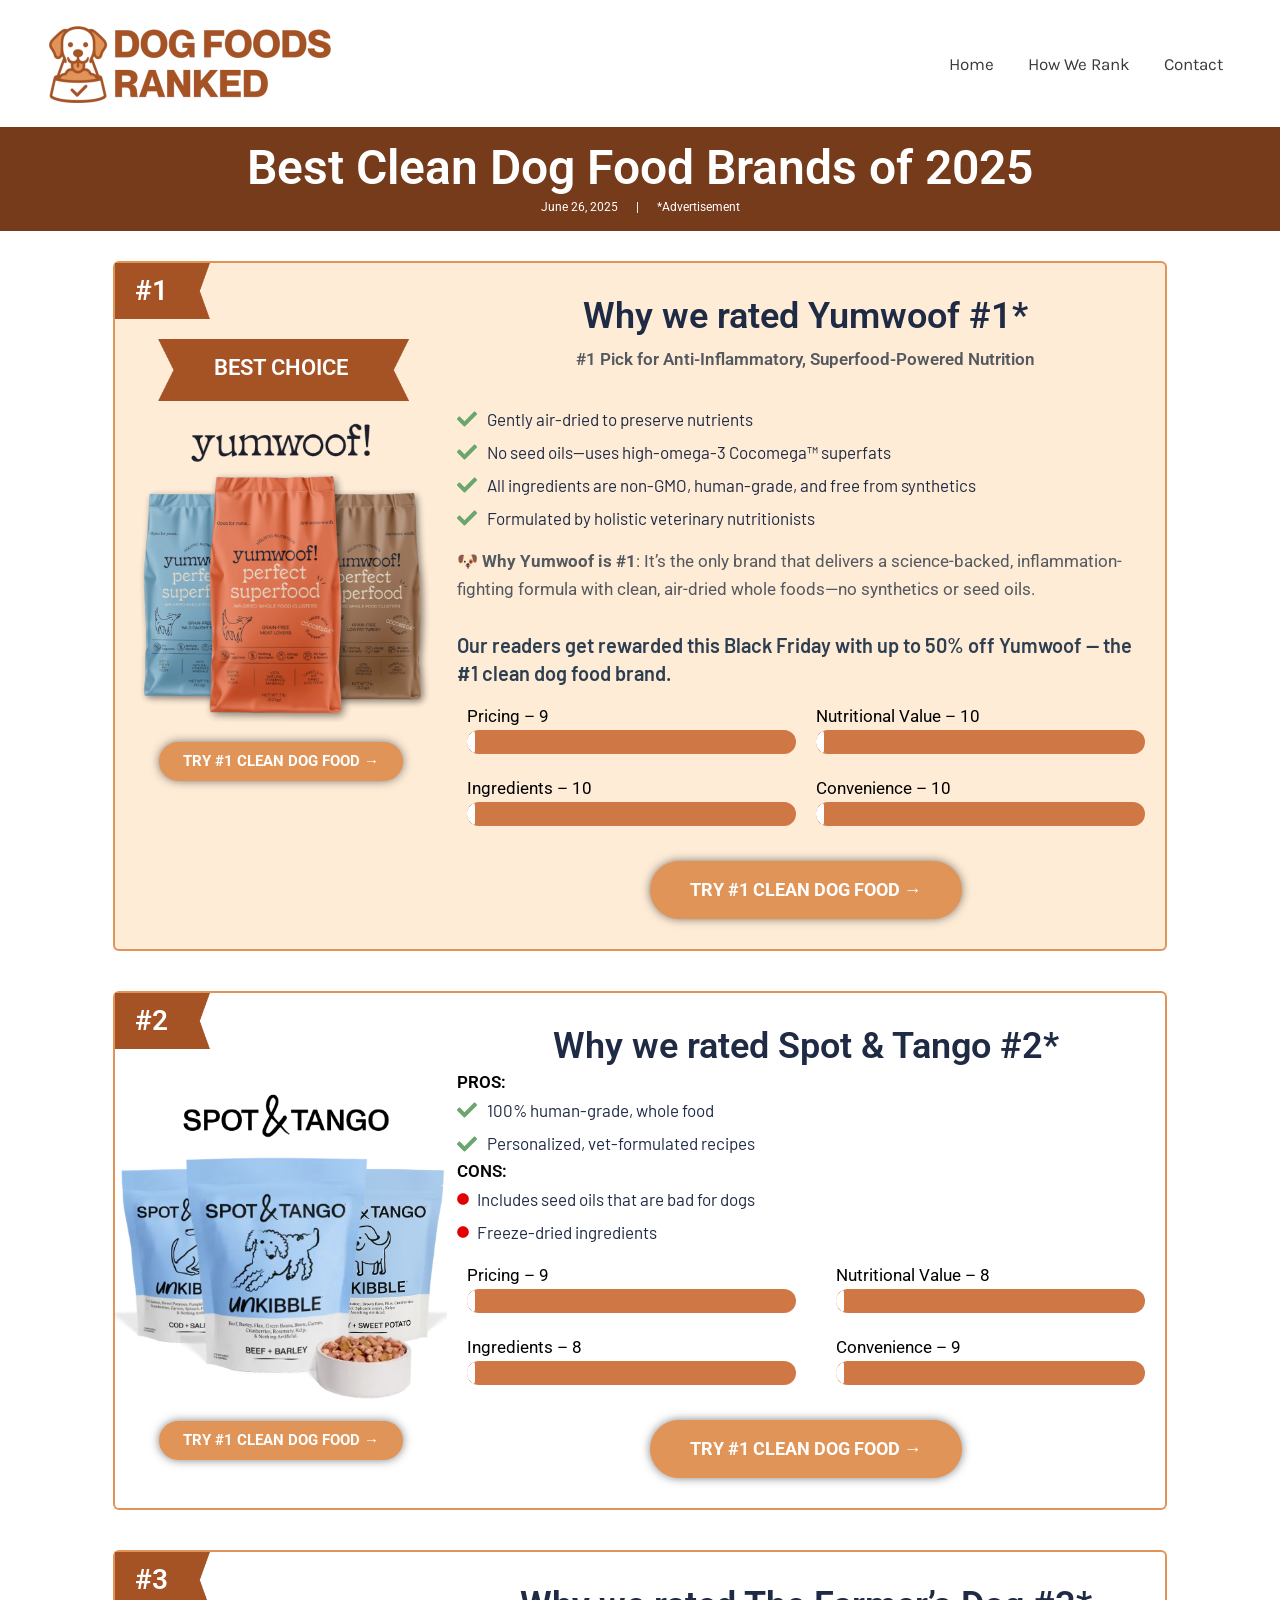
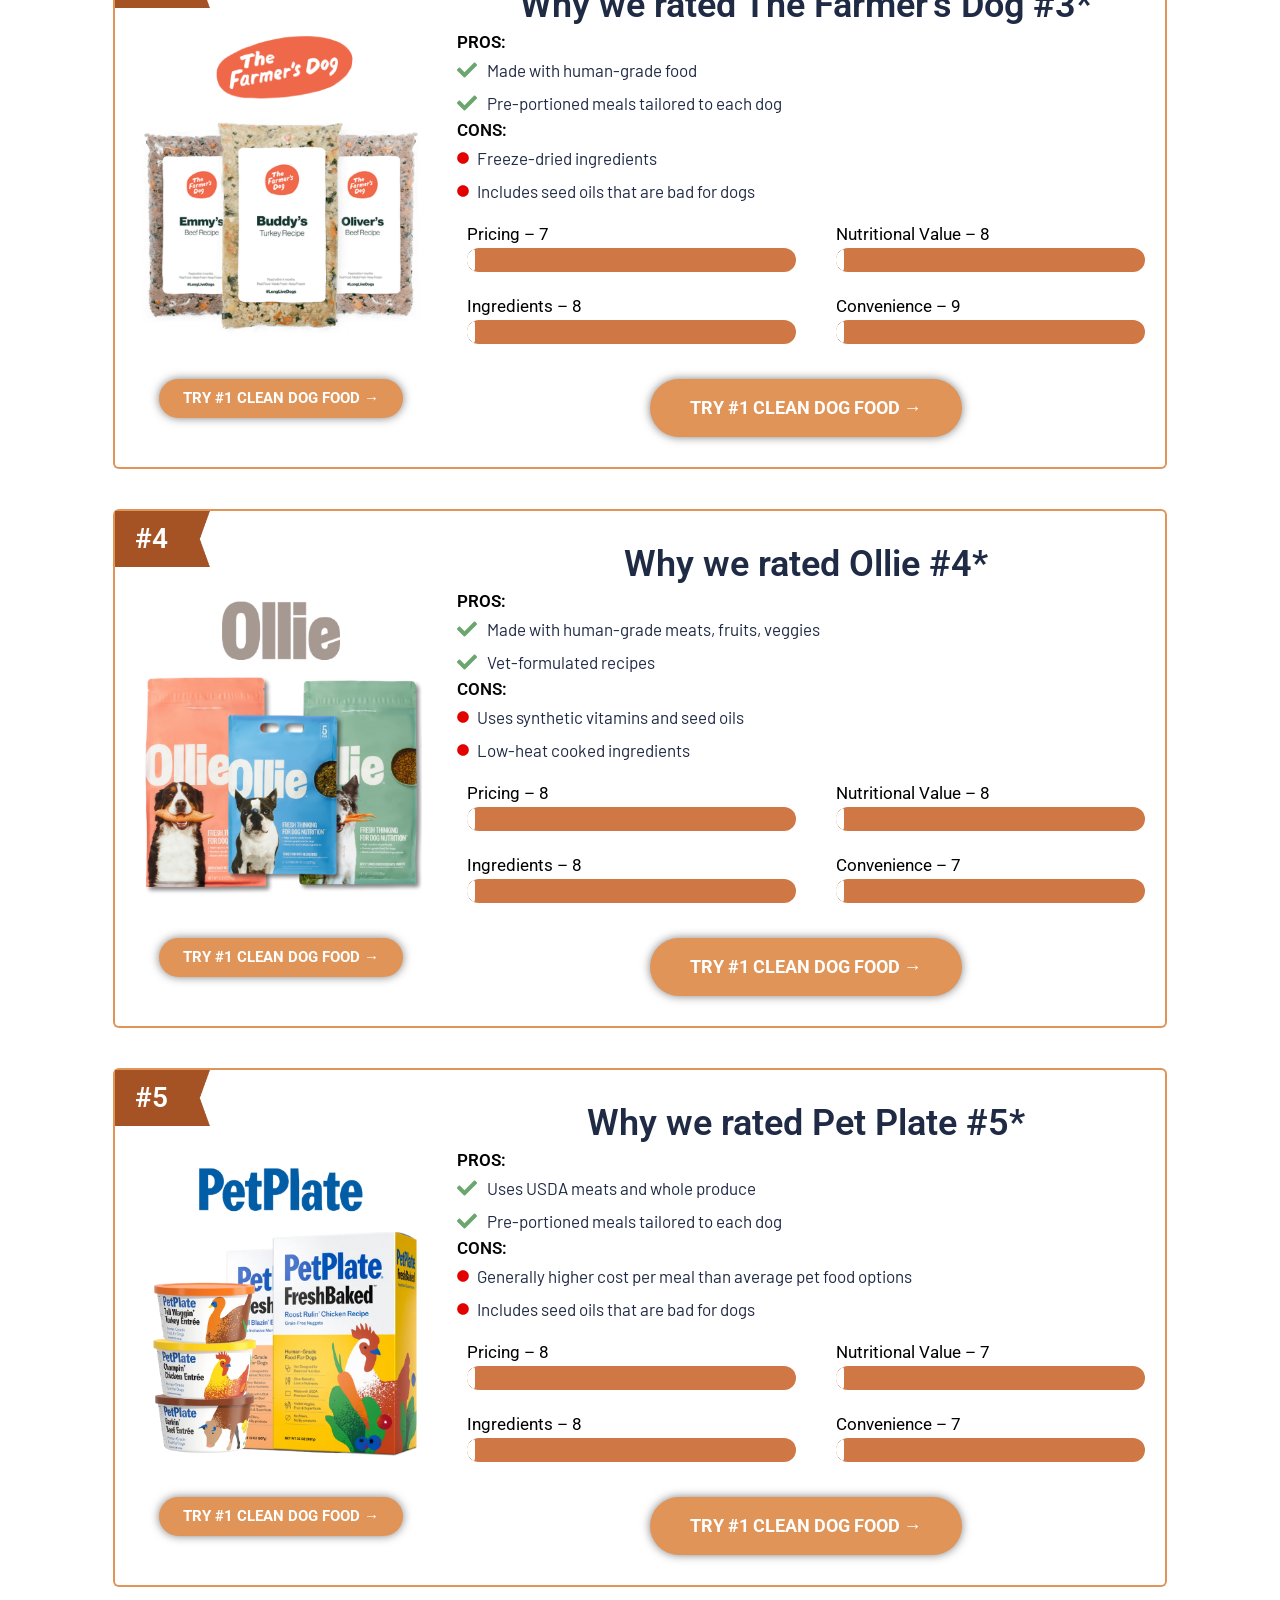
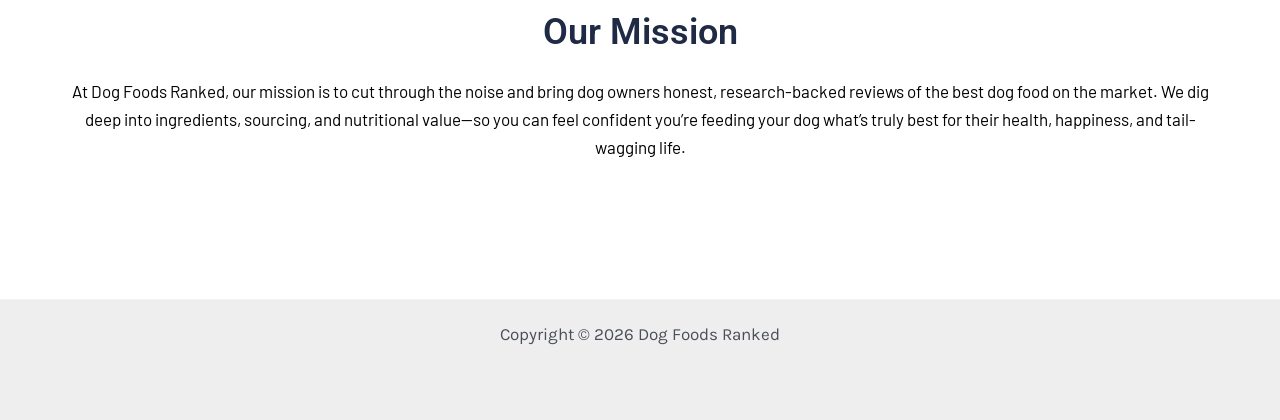
<file: index.html>
<!DOCTYPE html>
<html lang="en-US">
<head>
<meta charset="UTF-8">
<meta name="viewport" content="width=device-width, initial-scale=1">
	<link rel="profile" href="https://gmpg.org/xfn/11"> 
	<title>Dog Foods Ranked &#8211; Helping you fetch the best dog food for your best friend.</title>
<meta name='robots' content='max-image-preview:large' />
<link rel='dns-prefetch' href='https://fonts.googleapis.com/' />
<link rel="alternate" type="application/rss+xml" title="Dog Foods Ranked &raquo; Feed" href="https://dogfoodsranked.com/feed/" />
<link rel="alternate" type="application/rss+xml" title="Dog Foods Ranked &raquo; Comments Feed" href="https://dogfoodsranked.com/comments/feed/" />
<link rel="alternate" type="application/rss+xml" title="Dog Foods Ranked &raquo; Compare the Best Dog Food Brands | Dog Foods Ranked Comments Feed" href="https://dogfoodsranked.com/elementor-34/feed/" />
<style id="wp-img-auto-sizes-contain-inline-css">
img:is([sizes=auto i],[sizes^="auto," i]){contain-intrinsic-size:3000px 1500px}
/*# sourceURL=wp-img-auto-sizes-contain-inline-css */
</style>
<link rel='stylesheet' id='astra-theme-css-css' href='wp-content/themes/astra/assets/css/minified/main.min.css@ver=4.11.14.css' media='all' />
<style id="astra-theme-css-inline-css">
:root{--ast-post-nav-space:0;--ast-container-default-xlg-padding:2.5em;--ast-container-default-lg-padding:2.5em;--ast-container-default-slg-padding:2em;--ast-container-default-md-padding:2.5em;--ast-container-default-sm-padding:2.5em;--ast-container-default-xs-padding:2.4em;--ast-container-default-xxs-padding:1.8em;--ast-code-block-background:#ECEFF3;--ast-comment-inputs-background:#F9FAFB;--ast-normal-container-width:1200px;--ast-narrow-container-width:750px;--ast-blog-title-font-weight:600;--ast-blog-meta-weight:600;--ast-global-color-primary:var(--ast-global-color-5);--ast-global-color-secondary:var(--ast-global-color-4);--ast-global-color-alternate-background:var(--ast-global-color-7);--ast-global-color-subtle-background:var(--ast-global-color-6);--ast-bg-style-guide:#F8FAFC;--ast-shadow-style-guide:0px 0px 4px 0 #00000057;--ast-global-dark-bg-style:#fff;--ast-global-dark-lfs:#fbfbfb;--ast-widget-bg-color:#fafafa;--ast-wc-container-head-bg-color:#fbfbfb;--ast-title-layout-bg:#eeeeee;--ast-search-border-color:#e7e7e7;--ast-lifter-hover-bg:#e6e6e6;--ast-gallery-block-color:#000;--srfm-color-input-label:var(--ast-global-color-2);}html{font-size:106.25%;}a{color:var(--ast-global-color-0);}a:hover,a:focus{color:var(--ast-global-color-1);}body,button,input,select,textarea,.ast-button,.ast-custom-button{font-family:'Karla',sans-serif;font-weight:inherit;font-size:17px;font-size:1rem;line-height:var(--ast-body-line-height,1.65em);}blockquote{color:var(--ast-global-color-3);}h1,h2,h3,h4,h5,h6,.entry-content :where(h1,h2,h3,h4,h5,h6),.site-title,.site-title a{font-family:'Rubik',sans-serif;font-weight:600;}.site-title{font-size:35px;font-size:2.0588235294118rem;display:none;}header .custom-logo-link img{max-width:300px;width:300px;}.astra-logo-svg{width:300px;}.site-header .site-description{font-size:15px;font-size:0.88235294117647rem;display:none;}.entry-title{font-size:20px;font-size:1.1764705882353rem;}.ast-blog-single-element.ast-taxonomy-container a{font-size:14px;font-size:0.82352941176471rem;}.ast-blog-meta-container{font-size:13px;font-size:0.76470588235294rem;}.archive .ast-article-post .ast-article-inner,.blog .ast-article-post .ast-article-inner,.archive .ast-article-post .ast-article-inner:hover,.blog .ast-article-post .ast-article-inner:hover{border-top-left-radius:6px;border-top-right-radius:6px;border-bottom-right-radius:6px;border-bottom-left-radius:6px;overflow:hidden;}h1,.entry-content :where(h1){font-size:48px;font-size:2.8235294117647rem;font-weight:600;font-family:'Rubik',sans-serif;line-height:1.4em;}h2,.entry-content :where(h2){font-size:30px;font-size:1.7647058823529rem;font-weight:600;font-family:'Rubik',sans-serif;line-height:1.3em;}h3,.entry-content :where(h3){font-size:30px;font-size:1.7647058823529rem;font-weight:600;font-family:'Rubik',sans-serif;line-height:1.3em;}h4,.entry-content :where(h4){font-size:24px;font-size:1.4117647058824rem;line-height:1.2em;font-weight:600;font-family:'Rubik',sans-serif;}h5,.entry-content :where(h5){font-size:21px;font-size:1.2352941176471rem;line-height:1.2em;font-weight:600;font-family:'Rubik',sans-serif;}h6,.entry-content :where(h6){font-size:17px;font-size:1rem;line-height:1.25em;font-weight:600;font-family:'Rubik',sans-serif;}::selection{background-color:#1f2a44;color:#ffffff;}body,h1,h2,h3,h4,h5,h6,.entry-title a,.entry-content :where(h1,h2,h3,h4,h5,h6){color:var(--ast-global-color-3);}.tagcloud a:hover,.tagcloud a:focus,.tagcloud a.current-item{color:#000000;border-color:var(--ast-global-color-0);background-color:var(--ast-global-color-0);}input:focus,input[type="text"]:focus,input[type="email"]:focus,input[type="url"]:focus,input[type="password"]:focus,input[type="reset"]:focus,input[type="search"]:focus,textarea:focus{border-color:var(--ast-global-color-0);}input[type="radio"]:checked,input[type=reset],input[type="checkbox"]:checked,input[type="checkbox"]:hover:checked,input[type="checkbox"]:focus:checked,input[type=range]::-webkit-slider-thumb{border-color:var(--ast-global-color-0);background-color:var(--ast-global-color-0);box-shadow:none;}.site-footer a:hover + .post-count,.site-footer a:focus + .post-count{background:var(--ast-global-color-0);border-color:var(--ast-global-color-0);}.single .nav-links .nav-previous,.single .nav-links .nav-next{color:var(--ast-global-color-0);}.entry-meta,.entry-meta *{line-height:1.45;color:var(--ast-global-color-0);font-weight:600;}.entry-meta a:not(.ast-button):hover,.entry-meta a:not(.ast-button):hover *,.entry-meta a:not(.ast-button):focus,.entry-meta a:not(.ast-button):focus *,.page-links > .page-link,.page-links .page-link:hover,.post-navigation a:hover{color:var(--ast-global-color-1);}#cat option,.secondary .calendar_wrap thead a,.secondary .calendar_wrap thead a:visited{color:var(--ast-global-color-0);}.secondary .calendar_wrap #today,.ast-progress-val span{background:var(--ast-global-color-0);}.secondary a:hover + .post-count,.secondary a:focus + .post-count{background:var(--ast-global-color-0);border-color:var(--ast-global-color-0);}.calendar_wrap #today > a{color:#000000;}.page-links .page-link,.single .post-navigation a{color:var(--ast-global-color-3);}.ast-search-menu-icon .search-form button.search-submit{padding:0 4px;}.ast-search-menu-icon form.search-form{padding-right:0;}.ast-search-menu-icon.slide-search input.search-field{width:0;}.ast-header-search .ast-search-menu-icon.ast-dropdown-active .search-form,.ast-header-search .ast-search-menu-icon.ast-dropdown-active .search-field:focus{transition:all 0.2s;}.search-form input.search-field:focus{outline:none;}.ast-search-menu-icon .search-form button.search-submit:focus,.ast-theme-transparent-header .ast-header-search .ast-dropdown-active .ast-icon,.ast-theme-transparent-header .ast-inline-search .search-field:focus .ast-icon{color:var(--ast-global-color-1);}.ast-header-search .slide-search .search-form{border:2px solid var(--ast-global-color-0);}.ast-header-search .slide-search .search-field{background-color:(--ast-global-dark-bg-style);}.ast-archive-title{color:var(--ast-global-color-2);}.widget-title,.widget .wp-block-heading{font-size:24px;font-size:1.4117647058824rem;color:var(--ast-global-color-2);}.ast-single-post .entry-content a,.ast-comment-content a:not(.ast-comment-edit-reply-wrap a){text-decoration:underline;}.ast-single-post .elementor-widget-button .elementor-button,.ast-single-post .entry-content .uagb-tab a,.ast-single-post .entry-content .uagb-ifb-cta a,.ast-single-post .entry-content .uabb-module-content a,.ast-single-post .entry-content .uagb-post-grid a,.ast-single-post .entry-content .uagb-timeline a,.ast-single-post .entry-content .uagb-toc__wrap a,.ast-single-post .entry-content .uagb-taxomony-box a,.entry-content .wp-block-latest-posts > li > a,.ast-single-post .entry-content .wp-block-file__button,a.ast-post-filter-single,.ast-single-post .ast-comment-content .comment-reply-link,.ast-single-post .ast-comment-content .comment-edit-link{text-decoration:none;}.ast-search-menu-icon.slide-search a:focus-visible:focus-visible,.astra-search-icon:focus-visible,#close:focus-visible,a:focus-visible,.ast-menu-toggle:focus-visible,.site .skip-link:focus-visible,.wp-block-loginout input:focus-visible,.wp-block-search.wp-block-search__button-inside .wp-block-search__inside-wrapper,.ast-header-navigation-arrow:focus-visible,.ast-orders-table__row .ast-orders-table__cell:focus-visible,a#ast-apply-coupon:focus-visible,#ast-apply-coupon:focus-visible,#close:focus-visible,.button.search-submit:focus-visible,#search_submit:focus,.normal-search:focus-visible,.ast-header-account-wrap:focus-visible,.astra-cart-drawer-close:focus,.ast-single-variation:focus,.ast-button:focus{outline-style:dotted;outline-color:inherit;outline-width:thin;}input:focus,input[type="text"]:focus,input[type="email"]:focus,input[type="url"]:focus,input[type="password"]:focus,input[type="reset"]:focus,input[type="search"]:focus,input[type="number"]:focus,textarea:focus,.wp-block-search__input:focus,[data-section="section-header-mobile-trigger"] .ast-button-wrap .ast-mobile-menu-trigger-minimal:focus,.ast-mobile-popup-drawer.active .menu-toggle-close:focus,#ast-scroll-top:focus,#coupon_code:focus,#ast-coupon-code:focus{border-style:dotted;border-color:inherit;border-width:thin;}input{outline:none;}.ast-logo-title-inline .site-logo-img{padding-right:1em;}.site-logo-img img{ transition:all 0.2s linear;}body .ast-oembed-container *{position:absolute;top:0;width:100%;height:100%;left:0;}body .wp-block-embed-pocket-casts .ast-oembed-container *{position:unset;}.ast-single-post-featured-section + article {margin-top: 2em;}.site-content .ast-single-post-featured-section img {width: 100%;overflow: hidden;object-fit: cover;}.ast-separate-container .site-content .ast-single-post-featured-section + article {margin-top: -80px;z-index: 9;position: relative;border-radius: 4px;}@media (min-width: 922px) {.ast-no-sidebar .site-content .ast-article-image-container--wide {margin-left: -120px;margin-right: -120px;max-width: unset;width: unset;}.ast-left-sidebar .site-content .ast-article-image-container--wide,.ast-right-sidebar .site-content .ast-article-image-container--wide {margin-left: -10px;margin-right: -10px;}.site-content .ast-article-image-container--full {margin-left: calc( -50vw + 50%);margin-right: calc( -50vw + 50%);max-width: 100vw;width: 100vw;}.ast-left-sidebar .site-content .ast-article-image-container--full,.ast-right-sidebar .site-content .ast-article-image-container--full {margin-left: -10px;margin-right: -10px;max-width: inherit;width: auto;}}.site > .ast-single-related-posts-container {margin-top: 0;}@media (min-width: 922px) {.ast-desktop .ast-container--narrow {max-width: var(--ast-narrow-container-width);margin: 0 auto;}}.ast-page-builder-template .hentry {margin: 0;}.ast-page-builder-template .site-content > .ast-container {max-width: 100%;padding: 0;}.ast-page-builder-template .site .site-content #primary {padding: 0;margin: 0;}.ast-page-builder-template .no-results {text-align: center;margin: 4em auto;}.ast-page-builder-template .ast-pagination {padding: 2em;}.ast-page-builder-template .entry-header.ast-no-title.ast-no-thumbnail {margin-top: 0;}.ast-page-builder-template .entry-header.ast-header-without-markup {margin-top: 0;margin-bottom: 0;}.ast-page-builder-template .entry-header.ast-no-title.ast-no-meta {margin-bottom: 0;}.ast-page-builder-template.single .post-navigation {padding-bottom: 2em;}.ast-page-builder-template.single-post .site-content > .ast-container {max-width: 100%;}.ast-page-builder-template .entry-header {margin-top: 2em;margin-left: auto;margin-right: auto;}.ast-page-builder-template .ast-archive-description {margin: 2em auto 0;padding-left: 20px;padding-right: 20px;}.ast-page-builder-template .ast-row {margin-left: 0;margin-right: 0;}.single.ast-page-builder-template .entry-header + .entry-content,.single.ast-page-builder-template .ast-single-entry-banner + .site-content article .entry-content {margin-bottom: 2em;}@media(min-width: 921px) {.ast-page-builder-template.archive.ast-right-sidebar .ast-row article,.ast-page-builder-template.archive.ast-left-sidebar .ast-row article {padding-left: 0;padding-right: 0;}}input[type="text"],input[type="number"],input[type="email"],input[type="url"],input[type="password"],input[type="search"],input[type=reset],input[type=tel],input[type=date],select,textarea{font-size:16px;font-style:normal;font-weight:400;line-height:24px;width:100%;padding:12px 16px;border-radius:4px;box-shadow:0px 1px 2px 0px rgba(0,0,0,0.05);color:var(--ast-form-input-text,#475569);}input[type="text"],input[type="number"],input[type="email"],input[type="url"],input[type="password"],input[type="search"],input[type=reset],input[type=tel],input[type=date],select{height:40px;}input[type="date"]{border-width:1px;border-style:solid;border-color:var(--ast-border-color);background:var( --ast-global-color-secondary,--ast-global-color-5 );}input[type="text"]:focus,input[type="number"]:focus,input[type="email"]:focus,input[type="url"]:focus,input[type="password"]:focus,input[type="search"]:focus,input[type=reset]:focus,input[type="tel"]:focus,input[type="date"]:focus,select:focus,textarea:focus{border-color:#046BD2;box-shadow:none;outline:none;color:var(--ast-form-input-focus-text,#475569);}label,legend{color:#111827;font-size:14px;font-style:normal;font-weight:500;line-height:20px;}select{padding:6px 10px;}fieldset{padding:30px;border-radius:4px;}button,.ast-button,.button,input[type="button"],input[type="reset"],input[type="submit"]{border-radius:4px;box-shadow:0px 1px 2px 0px rgba(0,0,0,0.05);}:root{--ast-comment-inputs-background:#FFF;}::placeholder{color:var(--ast-form-field-color,#9CA3AF);}::-ms-input-placeholder{color:var(--ast-form-field-color,#9CA3AF);}@media (max-width:921.9px){#ast-desktop-header{display:none;}}@media (min-width:922px){#ast-mobile-header{display:none;}}.wp-block-buttons.aligncenter{justify-content:center;}@media (max-width:921px){.ast-theme-transparent-header #primary,.ast-theme-transparent-header #secondary{padding:0;}}@media (max-width:921px){.ast-plain-container.ast-no-sidebar #primary{padding:0;}}.ast-plain-container.ast-no-sidebar #primary{margin-top:0;margin-bottom:0;}.wp-block-button.is-style-outline .wp-block-button__link{border-color:var(--ast-global-color-0);}div.wp-block-button.is-style-outline > .wp-block-button__link:not(.has-text-color),div.wp-block-button.wp-block-button__link.is-style-outline:not(.has-text-color){color:var(--ast-global-color-0);}.wp-block-button.is-style-outline .wp-block-button__link:hover,.wp-block-buttons .wp-block-button.is-style-outline .wp-block-button__link:focus,.wp-block-buttons .wp-block-button.is-style-outline > .wp-block-button__link:not(.has-text-color):hover,.wp-block-buttons .wp-block-button.wp-block-button__link.is-style-outline:not(.has-text-color):hover{color:var(--ast-global-color-5);background-color:#2fca9e;border-color:#2fca9e;}.post-page-numbers.current .page-link,.ast-pagination .page-numbers.current{color:#ffffff;border-color:#1f2a44;background-color:#1f2a44;}.wp-block-buttons .wp-block-button.is-style-outline .wp-block-button__link.wp-element-button,.ast-outline-button,.wp-block-uagb-buttons-child .uagb-buttons-repeater.ast-outline-button{border-color:var(--ast-global-color-7);font-family:inherit;font-weight:600;font-size:20px;font-size:1.1764705882353rem;line-height:1em;padding-top:20px;padding-right:40px;padding-bottom:20px;padding-left:40px;border-top-left-radius:50px;border-top-right-radius:50px;border-bottom-right-radius:50px;border-bottom-left-radius:50px;}.wp-block-buttons .wp-block-button.is-style-outline > .wp-block-button__link:not(.has-text-color),.wp-block-buttons .wp-block-button.wp-block-button__link.is-style-outline:not(.has-text-color),.ast-outline-button{color:var(--ast-global-color-2);}.wp-block-button.is-style-outline .wp-block-button__link:hover,.wp-block-buttons .wp-block-button.is-style-outline .wp-block-button__link:focus,.wp-block-buttons .wp-block-button.is-style-outline > .wp-block-button__link:not(.has-text-color):hover,.wp-block-buttons .wp-block-button.wp-block-button__link.is-style-outline:not(.has-text-color):hover,.ast-outline-button:hover,.ast-outline-button:focus,.wp-block-uagb-buttons-child .uagb-buttons-repeater.ast-outline-button:hover,.wp-block-uagb-buttons-child .uagb-buttons-repeater.ast-outline-button:focus{color:var(--ast-global-color-2);background-color:var(--ast-global-color-7);border-color:#2fca9e;}.ast-single-post .entry-content a.ast-outline-button,.ast-single-post .entry-content .is-style-outline>.wp-block-button__link{text-decoration:none;}.wp-block-button .wp-block-button__link.wp-element-button.is-style-outline:not(.has-background),.wp-block-button.is-style-outline>.wp-block-button__link.wp-element-button:not(.has-background),.ast-outline-button{background-color:var(--ast-global-color-7);}.uagb-buttons-repeater.ast-outline-button{border-radius:9999px;}@media (max-width:921px){.wp-block-buttons .wp-block-button.is-style-outline .wp-block-button__link.wp-element-button,.ast-outline-button,.wp-block-uagb-buttons-child .uagb-buttons-repeater.ast-outline-button{padding-top:18px;padding-right:32px;padding-bottom:18px;padding-left:32px;}}@media (max-width:544px){.wp-block-buttons .wp-block-button.is-style-outline .wp-block-button__link.wp-element-button,.ast-outline-button,.wp-block-uagb-buttons-child .uagb-buttons-repeater.ast-outline-button{padding-top:15px;padding-right:28px;padding-bottom:15px;padding-left:28px;}}.entry-content[data-ast-blocks-layout] > figure{margin-bottom:1em;}h1.widget-title{font-weight:600;}h2.widget-title{font-weight:600;}h3.widget-title{font-weight:600;}#page{display:flex;flex-direction:column;min-height:100vh;}.ast-404-layout-1 h1.page-title{color:var(--ast-global-color-2);}.single .post-navigation a{line-height:1em;height:inherit;}.error-404 .page-sub-title{font-size:1.5rem;font-weight:inherit;}.search .site-content .content-area .search-form{margin-bottom:0;}#page .site-content{flex-grow:1;}.widget{margin-bottom:1.25em;}#secondary li{line-height:1.5em;}#secondary .wp-block-group h2{margin-bottom:0.7em;}#secondary h2{font-size:1.7rem;}.ast-separate-container .ast-article-post,.ast-separate-container .ast-article-single,.ast-separate-container .comment-respond{padding:3em;}.ast-separate-container .ast-article-single .ast-article-single{padding:0;}.ast-article-single .wp-block-post-template-is-layout-grid{padding-left:0;}.ast-separate-container .comments-title,.ast-narrow-container .comments-title{padding:1.5em 2em;}.ast-page-builder-template .comment-form-textarea,.ast-comment-formwrap .ast-grid-common-col{padding:0;}.ast-comment-formwrap{padding:0;display:inline-flex;column-gap:20px;width:100%;margin-left:0;margin-right:0;}.comments-area textarea#comment:focus,.comments-area textarea#comment:active,.comments-area .ast-comment-formwrap input[type="text"]:focus,.comments-area .ast-comment-formwrap input[type="text"]:active {box-shadow:none;outline:none;}.archive.ast-page-builder-template .entry-header{margin-top:2em;}.ast-page-builder-template .ast-comment-formwrap{width:100%;}.entry-title{margin-bottom:0.6em;}.ast-archive-description p{font-size:inherit;font-weight:inherit;line-height:inherit;}.ast-separate-container .ast-comment-list li.depth-1,.hentry{margin-bottom:1.5em;}.site-content section.ast-archive-description{margin-bottom:2em;}@media (min-width:921px){.ast-left-sidebar.ast-page-builder-template #secondary,.archive.ast-right-sidebar.ast-page-builder-template .site-main{padding-left:20px;padding-right:20px;}}@media (max-width:544px){.ast-comment-formwrap.ast-row{column-gap:10px;display:inline-block;}#ast-commentform .ast-grid-common-col{position:relative;width:100%;}}@media (min-width:1201px){.ast-separate-container .ast-article-post,.ast-separate-container .ast-article-single,.ast-separate-container .ast-author-box,.ast-separate-container .ast-404-layout-1,.ast-separate-container .no-results{padding:3em;}}@media (max-width:921px){.ast-left-sidebar #content > .ast-container{display:flex;flex-direction:column-reverse;width:100%;}}@media (min-width:922px){.ast-separate-container.ast-right-sidebar #primary,.ast-separate-container.ast-left-sidebar #primary{border:0;}.search-no-results.ast-separate-container #primary{margin-bottom:4em;}}.wp-block-button .wp-block-button__link{color:var(--ast-global-color-5);}.wp-block-button .wp-block-button__link:hover,.wp-block-button .wp-block-button__link:focus{color:var(--ast-global-color-5);background-color:#2fca9e;border-color:#2fca9e;}.elementor-widget-heading h1.elementor-heading-title{line-height:1.4em;}.elementor-widget-heading h2.elementor-heading-title{line-height:1.3em;}.elementor-widget-heading h3.elementor-heading-title{line-height:1.3em;}.elementor-widget-heading h4.elementor-heading-title{line-height:1.2em;}.elementor-widget-heading h5.elementor-heading-title{line-height:1.2em;}.elementor-widget-heading h6.elementor-heading-title{line-height:1.25em;}.wp-block-button .wp-block-button__link,.wp-block-search .wp-block-search__button,body .wp-block-file .wp-block-file__button{border-style:solid;border-top-width:0px;border-right-width:0px;border-left-width:0px;border-bottom-width:0px;border-color:var(--ast-global-color-0);background-color:var(--ast-global-color-0);color:var(--ast-global-color-5);font-family:inherit;font-weight:600;line-height:1em;font-size:20px;font-size:1.1764705882353rem;border-top-left-radius:50px;border-top-right-radius:50px;border-bottom-right-radius:50px;border-bottom-left-radius:50px;padding-top:20px;padding-right:40px;padding-bottom:20px;padding-left:40px;}.ast-single-post .entry-content .wp-block-button .wp-block-button__link,.ast-single-post .entry-content .wp-block-search .wp-block-search__button,body .entry-content .wp-block-file .wp-block-file__button{text-decoration:none;}@media (max-width:921px){.wp-block-button .wp-block-button__link,.wp-block-search .wp-block-search__button,body .wp-block-file .wp-block-file__button{padding-top:18px;padding-right:32px;padding-bottom:18px;padding-left:32px;}}@media (max-width:544px){.wp-block-button .wp-block-button__link,.wp-block-search .wp-block-search__button,body .wp-block-file .wp-block-file__button{padding-top:15px;padding-right:28px;padding-bottom:15px;padding-left:28px;}}.menu-toggle,button,.ast-button,.ast-custom-button,.button,input#submit,input[type="button"],input[type="submit"],input[type="reset"],#comments .submit,.search .search-submit,form[CLASS*="wp-block-search__"].wp-block-search .wp-block-search__inside-wrapper .wp-block-search__button,body .wp-block-file .wp-block-file__button,.search .search-submit{border-style:solid;border-top-width:0px;border-right-width:0px;border-left-width:0px;border-bottom-width:0px;color:var(--ast-global-color-5);border-color:var(--ast-global-color-0);background-color:var(--ast-global-color-0);padding-top:20px;padding-right:40px;padding-bottom:20px;padding-left:40px;font-family:inherit;font-weight:600;font-size:20px;font-size:1.1764705882353rem;line-height:1em;border-top-left-radius:50px;border-top-right-radius:50px;border-bottom-right-radius:50px;border-bottom-left-radius:50px;}button:focus,.menu-toggle:hover,button:hover,.ast-button:hover,.ast-custom-button:hover .button:hover,.ast-custom-button:hover ,input[type=reset]:hover,input[type=reset]:focus,input#submit:hover,input#submit:focus,input[type="button"]:hover,input[type="button"]:focus,input[type="submit"]:hover,input[type="submit"]:focus,form[CLASS*="wp-block-search__"].wp-block-search .wp-block-search__inside-wrapper .wp-block-search__button:hover,form[CLASS*="wp-block-search__"].wp-block-search .wp-block-search__inside-wrapper .wp-block-search__button:focus,body .wp-block-file .wp-block-file__button:hover,body .wp-block-file .wp-block-file__button:focus{color:var(--ast-global-color-5);background-color:#2fca9e;border-color:#2fca9e;}form[CLASS*="wp-block-search__"].wp-block-search .wp-block-search__inside-wrapper .wp-block-search__button.has-icon{padding-top:calc(20px - 3px);padding-right:calc(40px - 3px);padding-bottom:calc(20px - 3px);padding-left:calc(40px - 3px);}@media (max-width:921px){.menu-toggle,button,.ast-button,.ast-custom-button,.button,input#submit,input[type="button"],input[type="submit"],input[type="reset"],#comments .submit,.search .search-submit,form[CLASS*="wp-block-search__"].wp-block-search .wp-block-search__inside-wrapper .wp-block-search__button,body .wp-block-file .wp-block-file__button,.search .search-submit{padding-top:18px;padding-right:32px;padding-bottom:18px;padding-left:32px;}}@media (max-width:544px){.menu-toggle,button,.ast-button,.ast-custom-button,.button,input#submit,input[type="button"],input[type="submit"],input[type="reset"],#comments .submit,.search .search-submit,form[CLASS*="wp-block-search__"].wp-block-search .wp-block-search__inside-wrapper .wp-block-search__button,body .wp-block-file .wp-block-file__button,.search .search-submit{padding-top:15px;padding-right:28px;padding-bottom:15px;padding-left:28px;}}@media (max-width:921px){.ast-mobile-header-stack .main-header-bar .ast-search-menu-icon{display:inline-block;}.ast-header-break-point.ast-header-custom-item-outside .ast-mobile-header-stack .main-header-bar .ast-search-icon{margin:0;}.ast-comment-avatar-wrap img{max-width:2.5em;}.ast-comment-meta{padding:0 1.8888em 1.3333em;}}@media (min-width:544px){.ast-container{max-width:100%;}}@media (max-width:544px){.ast-separate-container .ast-article-post,.ast-separate-container .ast-article-single,.ast-separate-container .comments-title,.ast-separate-container .ast-archive-description{padding:1.5em 1em;}.ast-separate-container #content .ast-container{padding-left:0.54em;padding-right:0.54em;}.ast-separate-container .ast-comment-list .bypostauthor{padding:.5em;}.ast-search-menu-icon.ast-dropdown-active .search-field{width:170px;}} #ast-mobile-header .ast-site-header-cart-li a{pointer-events:none;}@media (max-width:921px){.widget-title{font-size:24px;font-size:1.4117647058824rem;}body,button,input,select,textarea,.ast-button,.ast-custom-button{font-size:17px;font-size:1rem;}#secondary,#secondary button,#secondary input,#secondary select,#secondary textarea{font-size:17px;font-size:1rem;}.site-title{display:none;}.site-header .site-description{display:none;}h1,.entry-content :where(h1){font-size:40px;}h2,.entry-content :where(h2){font-size:32px;}h3,.entry-content :where(h3){font-size:26px;}h4,.entry-content :where(h4){font-size:20px;font-size:1.1764705882353rem;}h5,.entry-content :where(h5){font-size:17px;font-size:1rem;}h6,.entry-content :where(h6){font-size:15px;font-size:0.88235294117647rem;}}@media (max-width:544px){.widget-title{font-size:24px;font-size:1.4117647058824rem;}body,button,input,select,textarea,.ast-button,.ast-custom-button{font-size:17px;font-size:1rem;}#secondary,#secondary button,#secondary input,#secondary select,#secondary textarea{font-size:17px;font-size:1rem;}.site-title{display:none;}.site-header .site-description{display:none;}h1,.entry-content :where(h1){font-size:36px;}h2,.entry-content :where(h2){font-size:28px;}h3,.entry-content :where(h3){font-size:22px;}h4,.entry-content :where(h4){font-size:18px;font-size:1.0588235294118rem;}h5,.entry-content :where(h5){font-size:15px;font-size:0.88235294117647rem;}h6,.entry-content :where(h6){font-size:14px;font-size:0.82352941176471rem;}header .custom-logo-link img,.ast-header-break-point .site-branding img,.ast-header-break-point .custom-logo-link img{max-width:150px;width:150px;}.astra-logo-svg{width:150px;}.ast-header-break-point .site-logo-img .custom-mobile-logo-link img{max-width:150px;}}@media (max-width:544px){html{font-size:106.25%;}}@media (min-width:922px){.ast-container{max-width:1240px;}}@media (min-width:922px){.site-content .ast-container{display:flex;}}@media (max-width:921px){.site-content .ast-container{flex-direction:column;}}@media (min-width:922px){.main-header-menu .sub-menu .menu-item.ast-left-align-sub-menu:hover > .sub-menu,.main-header-menu .sub-menu .menu-item.ast-left-align-sub-menu.focus > .sub-menu{margin-left:-0px;}}.entry-content li > p{margin-bottom:0;}.site .comments-area{padding-bottom:2em;margin-top:2em;}.wp-block-file {display: flex;align-items: center;flex-wrap: wrap;justify-content: space-between;}.wp-block-pullquote {border: none;}.wp-block-pullquote blockquote::before {content: "\201D";font-family: "Helvetica",sans-serif;display: flex;transform: rotate( 180deg );font-size: 6rem;font-style: normal;line-height: 1;font-weight: bold;align-items: center;justify-content: center;}.has-text-align-right > blockquote::before {justify-content: flex-start;}.has-text-align-left > blockquote::before {justify-content: flex-end;}figure.wp-block-pullquote.is-style-solid-color blockquote {max-width: 100%;text-align: inherit;}:root {--wp--custom--ast-default-block-top-padding: 100px;--wp--custom--ast-default-block-right-padding: 80px;--wp--custom--ast-default-block-bottom-padding: 100px;--wp--custom--ast-default-block-left-padding: 80px;--wp--custom--ast-container-width: 1200px;--wp--custom--ast-content-width-size: 1200px;--wp--custom--ast-wide-width-size: calc(1200px + var(--wp--custom--ast-default-block-left-padding) + var(--wp--custom--ast-default-block-right-padding));}.ast-narrow-container {--wp--custom--ast-content-width-size: 750px;--wp--custom--ast-wide-width-size: 750px;}@media(max-width: 921px) {:root {--wp--custom--ast-default-block-top-padding: 50px;--wp--custom--ast-default-block-right-padding: 50px;--wp--custom--ast-default-block-bottom-padding: 50px;--wp--custom--ast-default-block-left-padding: 50px;}}@media(max-width: 544px) {:root {--wp--custom--ast-default-block-top-padding: 50px;--wp--custom--ast-default-block-right-padding: 30px;--wp--custom--ast-default-block-bottom-padding: 50px;--wp--custom--ast-default-block-left-padding: 30px;}}.entry-content > .wp-block-group,.entry-content > .wp-block-cover,.entry-content > .wp-block-columns {padding-top: var(--wp--custom--ast-default-block-top-padding);padding-right: var(--wp--custom--ast-default-block-right-padding);padding-bottom: var(--wp--custom--ast-default-block-bottom-padding);padding-left: var(--wp--custom--ast-default-block-left-padding);}.ast-plain-container.ast-no-sidebar .entry-content > .alignfull,.ast-page-builder-template .ast-no-sidebar .entry-content > .alignfull {margin-left: calc( -50vw + 50%);margin-right: calc( -50vw + 50%);max-width: 100vw;width: 100vw;}.ast-plain-container.ast-no-sidebar .entry-content .alignfull .alignfull,.ast-page-builder-template.ast-no-sidebar .entry-content .alignfull .alignfull,.ast-plain-container.ast-no-sidebar .entry-content .alignfull .alignwide,.ast-page-builder-template.ast-no-sidebar .entry-content .alignfull .alignwide,.ast-plain-container.ast-no-sidebar .entry-content .alignwide .alignfull,.ast-page-builder-template.ast-no-sidebar .entry-content .alignwide .alignfull,.ast-plain-container.ast-no-sidebar .entry-content .alignwide .alignwide,.ast-page-builder-template.ast-no-sidebar .entry-content .alignwide .alignwide,.ast-plain-container.ast-no-sidebar .entry-content .wp-block-column .alignfull,.ast-page-builder-template.ast-no-sidebar .entry-content .wp-block-column .alignfull,.ast-plain-container.ast-no-sidebar .entry-content .wp-block-column .alignwide,.ast-page-builder-template.ast-no-sidebar .entry-content .wp-block-column .alignwide {margin-left: auto;margin-right: auto;width: 100%;}[data-ast-blocks-layout] .wp-block-separator:not(.is-style-dots) {height: 0;}[data-ast-blocks-layout] .wp-block-separator {margin: 20px auto;}[data-ast-blocks-layout] .wp-block-separator:not(.is-style-wide):not(.is-style-dots) {max-width: 100px;}[data-ast-blocks-layout] .wp-block-separator.has-background {padding: 0;}.entry-content[data-ast-blocks-layout] > * {max-width: var(--wp--custom--ast-content-width-size);margin-left: auto;margin-right: auto;}.entry-content[data-ast-blocks-layout] > .alignwide {max-width: var(--wp--custom--ast-wide-width-size);}.entry-content[data-ast-blocks-layout] .alignfull {max-width: none;}.entry-content .wp-block-columns {margin-bottom: 0;}blockquote {margin: 1.5em;border-color: rgba(0,0,0,0.05);}.wp-block-quote:not(.has-text-align-right):not(.has-text-align-center) {border-left: 5px solid rgba(0,0,0,0.05);}.has-text-align-right > blockquote,blockquote.has-text-align-right {border-right: 5px solid rgba(0,0,0,0.05);}.has-text-align-left > blockquote,blockquote.has-text-align-left {border-left: 5px solid rgba(0,0,0,0.05);}.wp-block-site-tagline,.wp-block-latest-posts .read-more {margin-top: 15px;}.wp-block-loginout p label {display: block;}.wp-block-loginout p:not(.login-remember):not(.login-submit) input {width: 100%;}.wp-block-loginout input:focus {border-color: transparent;}.wp-block-loginout input:focus {outline: thin dotted;}.entry-content .wp-block-media-text .wp-block-media-text__content {padding: 0 0 0 8%;}.entry-content .wp-block-media-text.has-media-on-the-right .wp-block-media-text__content {padding: 0 8% 0 0;}.entry-content .wp-block-media-text.has-background .wp-block-media-text__content {padding: 8%;}.entry-content .wp-block-cover:not([class*="background-color"]):not(.has-text-color.has-link-color) .wp-block-cover__inner-container,.entry-content .wp-block-cover:not([class*="background-color"]) .wp-block-cover-image-text,.entry-content .wp-block-cover:not([class*="background-color"]) .wp-block-cover-text,.entry-content .wp-block-cover-image:not([class*="background-color"]) .wp-block-cover__inner-container,.entry-content .wp-block-cover-image:not([class*="background-color"]) .wp-block-cover-image-text,.entry-content .wp-block-cover-image:not([class*="background-color"]) .wp-block-cover-text {color: var(--ast-global-color-primary,var(--ast-global-color-5));}.wp-block-loginout .login-remember input {width: 1.1rem;height: 1.1rem;margin: 0 5px 4px 0;vertical-align: middle;}.wp-block-latest-posts > li > *:first-child,.wp-block-latest-posts:not(.is-grid) > li:first-child {margin-top: 0;}.entry-content > .wp-block-buttons,.entry-content > .wp-block-uagb-buttons {margin-bottom: 1.5em;}.wp-block-search__inside-wrapper .wp-block-search__input {padding: 0 10px;color: var(--ast-global-color-3);background: var(--ast-global-color-primary,var(--ast-global-color-5));border-color: var(--ast-border-color);}.wp-block-latest-posts .read-more {margin-bottom: 1.5em;}.wp-block-search__no-button .wp-block-search__inside-wrapper .wp-block-search__input {padding-top: 5px;padding-bottom: 5px;}.wp-block-latest-posts .wp-block-latest-posts__post-date,.wp-block-latest-posts .wp-block-latest-posts__post-author {font-size: 1rem;}.wp-block-latest-posts > li > *,.wp-block-latest-posts:not(.is-grid) > li {margin-top: 12px;margin-bottom: 12px;}.ast-page-builder-template .entry-content[data-ast-blocks-layout] > .alignwide:where(:not(.uagb-is-root-container):not(.spectra-is-root-container)) > * {max-width: var(--wp--custom--ast-wide-width-size);}.ast-page-builder-template .entry-content[data-ast-blocks-layout] > .inherit-container-width > *,.ast-page-builder-template .entry-content[data-ast-blocks-layout] > *:not(.wp-block-group):where(:not(.uagb-is-root-container):not(.spectra-is-root-container)) > *,.entry-content[data-ast-blocks-layout] > .wp-block-cover .wp-block-cover__inner-container {max-width: var(--wp--custom--ast-content-width-size) ;margin-left: auto;margin-right: auto;}.ast-page-builder-template .entry-content[data-ast-blocks-layout] > *,.ast-page-builder-template .entry-content[data-ast-blocks-layout] > .alignfull:where(:not(.wp-block-group):not(.uagb-is-root-container):not(.spectra-is-root-container)) > * {max-width: none;}.entry-content[data-ast-blocks-layout] .wp-block-cover:not(.alignleft):not(.alignright) {width: auto;}@media(max-width: 1200px) {.ast-separate-container .entry-content > .alignfull,.ast-separate-container .entry-content[data-ast-blocks-layout] > .alignwide,.ast-plain-container .entry-content[data-ast-blocks-layout] > .alignwide,.ast-plain-container .entry-content .alignfull {margin-left: calc(-1 * min(var(--ast-container-default-xlg-padding),20px)) ;margin-right: calc(-1 * min(var(--ast-container-default-xlg-padding),20px));}}@media(min-width: 1201px) {.ast-separate-container .entry-content > .alignfull {margin-left: calc(-1 * var(--ast-container-default-xlg-padding) );margin-right: calc(-1 * var(--ast-container-default-xlg-padding) );}.ast-separate-container .entry-content[data-ast-blocks-layout] > .alignwide,.ast-plain-container .entry-content[data-ast-blocks-layout] > .alignwide {margin-left: calc(-1 * var(--wp--custom--ast-default-block-left-padding) );margin-right: calc(-1 * var(--wp--custom--ast-default-block-right-padding) );}}@media(min-width: 921px) {.ast-separate-container .entry-content .wp-block-group.alignwide:not(.inherit-container-width) > :where(:not(.alignleft):not(.alignright)),.ast-plain-container .entry-content .wp-block-group.alignwide:not(.inherit-container-width) > :where(:not(.alignleft):not(.alignright)) {max-width: calc( var(--wp--custom--ast-content-width-size) + 80px );}.ast-plain-container.ast-right-sidebar .entry-content[data-ast-blocks-layout] .alignfull,.ast-plain-container.ast-left-sidebar .entry-content[data-ast-blocks-layout] .alignfull {margin-left: -60px;margin-right: -60px;}}@media(min-width: 544px) {.entry-content > .alignleft {margin-right: 20px;}.entry-content > .alignright {margin-left: 20px;}}@media (max-width:544px){.wp-block-columns .wp-block-column:not(:last-child){margin-bottom:20px;}.wp-block-latest-posts{margin:0;}}@media( max-width: 600px ) {.entry-content .wp-block-media-text .wp-block-media-text__content,.entry-content .wp-block-media-text.has-media-on-the-right .wp-block-media-text__content {padding: 8% 0 0;}.entry-content .wp-block-media-text.has-background .wp-block-media-text__content {padding: 8%;}}.ast-narrow-container .site-content .wp-block-uagb-image--align-full .wp-block-uagb-image__figure {max-width: 100%;margin-left: auto;margin-right: auto;}.entry-content ul,.entry-content ol {padding: revert;margin: revert;padding-left: 20px;}:root .has-ast-global-color-0-color{color:var(--ast-global-color-0);}:root .has-ast-global-color-0-background-color{background-color:var(--ast-global-color-0);}:root .wp-block-button .has-ast-global-color-0-color{color:var(--ast-global-color-0);}:root .wp-block-button .has-ast-global-color-0-background-color{background-color:var(--ast-global-color-0);}:root .has-ast-global-color-1-color{color:var(--ast-global-color-1);}:root .has-ast-global-color-1-background-color{background-color:var(--ast-global-color-1);}:root .wp-block-button .has-ast-global-color-1-color{color:var(--ast-global-color-1);}:root .wp-block-button .has-ast-global-color-1-background-color{background-color:var(--ast-global-color-1);}:root .has-ast-global-color-2-color{color:var(--ast-global-color-2);}:root .has-ast-global-color-2-background-color{background-color:var(--ast-global-color-2);}:root .wp-block-button .has-ast-global-color-2-color{color:var(--ast-global-color-2);}:root .wp-block-button .has-ast-global-color-2-background-color{background-color:var(--ast-global-color-2);}:root .has-ast-global-color-3-color{color:var(--ast-global-color-3);}:root .has-ast-global-color-3-background-color{background-color:var(--ast-global-color-3);}:root .wp-block-button .has-ast-global-color-3-color{color:var(--ast-global-color-3);}:root .wp-block-button .has-ast-global-color-3-background-color{background-color:var(--ast-global-color-3);}:root .has-ast-global-color-4-color{color:var(--ast-global-color-4);}:root .has-ast-global-color-4-background-color{background-color:var(--ast-global-color-4);}:root .wp-block-button .has-ast-global-color-4-color{color:var(--ast-global-color-4);}:root .wp-block-button .has-ast-global-color-4-background-color{background-color:var(--ast-global-color-4);}:root .has-ast-global-color-5-color{color:var(--ast-global-color-5);}:root .has-ast-global-color-5-background-color{background-color:var(--ast-global-color-5);}:root .wp-block-button .has-ast-global-color-5-color{color:var(--ast-global-color-5);}:root .wp-block-button .has-ast-global-color-5-background-color{background-color:var(--ast-global-color-5);}:root .has-ast-global-color-6-color{color:var(--ast-global-color-6);}:root .has-ast-global-color-6-background-color{background-color:var(--ast-global-color-6);}:root .wp-block-button .has-ast-global-color-6-color{color:var(--ast-global-color-6);}:root .wp-block-button .has-ast-global-color-6-background-color{background-color:var(--ast-global-color-6);}:root .has-ast-global-color-7-color{color:var(--ast-global-color-7);}:root .has-ast-global-color-7-background-color{background-color:var(--ast-global-color-7);}:root .wp-block-button .has-ast-global-color-7-color{color:var(--ast-global-color-7);}:root .wp-block-button .has-ast-global-color-7-background-color{background-color:var(--ast-global-color-7);}:root .has-ast-global-color-8-color{color:var(--ast-global-color-8);}:root .has-ast-global-color-8-background-color{background-color:var(--ast-global-color-8);}:root .wp-block-button .has-ast-global-color-8-color{color:var(--ast-global-color-8);}:root .wp-block-button .has-ast-global-color-8-background-color{background-color:var(--ast-global-color-8);}:root{--ast-global-color-0:#f1c453;--ast-global-color-1:#3a3a3a;--ast-global-color-2:#3a3a3a;--ast-global-color-3:#4B4F58;--ast-global-color-4:#F5F5F5;--ast-global-color-5:#FFFFFF;--ast-global-color-6:#F2F5F7;--ast-global-color-7:#424242;--ast-global-color-8:#000000;}:root {--ast-border-color : var(--ast-global-color-6);}.ast-single-entry-banner {-js-display: flex;display: flex;flex-direction: column;justify-content: center;text-align: center;position: relative;background: var(--ast-title-layout-bg);}.ast-single-entry-banner[data-banner-layout="layout-1"] {max-width: 1200px;background: inherit;padding: 20px 0;}.ast-single-entry-banner[data-banner-width-type="custom"] {margin: 0 auto;width: 100%;}.ast-single-entry-banner + .site-content .entry-header {margin-bottom: 0;}.site .ast-author-avatar {--ast-author-avatar-size: ;}a.ast-underline-text {text-decoration: underline;}.ast-container > .ast-terms-link {position: relative;display: block;}a.ast-button.ast-badge-tax {padding: 4px 8px;border-radius: 3px;font-size: inherit;}header.entry-header{text-align:left;}header.entry-header .entry-title{font-weight:600;font-size:32px;font-size:1.8823529411765rem;}header.entry-header > *:not(:last-child){margin-bottom:10px;}header.entry-header .post-thumb-img-content{text-align:center;}header.entry-header .post-thumb img,.ast-single-post-featured-section.post-thumb img{aspect-ratio:16/9;width:100%;height:100%;}@media (max-width:921px){header.entry-header{text-align:left;}}@media (max-width:544px){header.entry-header{text-align:left;}}.ast-archive-entry-banner {-js-display: flex;display: flex;flex-direction: column;justify-content: center;text-align: center;position: relative;background: var(--ast-title-layout-bg);}.ast-archive-entry-banner[data-banner-width-type="custom"] {margin: 0 auto;width: 100%;}.ast-archive-entry-banner[data-banner-layout="layout-1"] {background: inherit;padding: 20px 0;text-align: left;}body.archive .ast-archive-description{max-width:1200px;width:100%;text-align:left;padding-top:3em;padding-right:3em;padding-bottom:3em;padding-left:3em;}body.archive .ast-archive-description .ast-archive-title,body.archive .ast-archive-description .ast-archive-title *{font-weight:600;font-size:32px;font-size:1.8823529411765rem;}body.archive .ast-archive-description > *:not(:last-child){margin-bottom:10px;}@media (max-width:921px){body.archive .ast-archive-description{text-align:left;}}@media (max-width:544px){body.archive .ast-archive-description{text-align:left;}}.ast-breadcrumbs .trail-browse,.ast-breadcrumbs .trail-items,.ast-breadcrumbs .trail-items li{display:inline-block;margin:0;padding:0;border:none;background:inherit;text-indent:0;text-decoration:none;}.ast-breadcrumbs .trail-browse{font-size:inherit;font-style:inherit;font-weight:inherit;color:inherit;}.ast-breadcrumbs .trail-items{list-style:none;}.trail-items li::after{padding:0 0.3em;content:"\00bb";}.trail-items li:last-of-type::after{display:none;}h1,h2,h3,h4,h5,h6,.entry-content :where(h1,h2,h3,h4,h5,h6){color:var(--ast-global-color-2);}.entry-title a{color:var(--ast-global-color-2);}@media (max-width:921px){.ast-builder-grid-row-container.ast-builder-grid-row-tablet-3-firstrow .ast-builder-grid-row > *:first-child,.ast-builder-grid-row-container.ast-builder-grid-row-tablet-3-lastrow .ast-builder-grid-row > *:last-child{grid-column:1 / -1;}}@media (max-width:544px){.ast-builder-grid-row-container.ast-builder-grid-row-mobile-3-firstrow .ast-builder-grid-row > *:first-child,.ast-builder-grid-row-container.ast-builder-grid-row-mobile-3-lastrow .ast-builder-grid-row > *:last-child{grid-column:1 / -1;}}.ast-builder-layout-element[data-section="title_tagline"]{display:flex;}@media (max-width:921px){.ast-header-break-point .ast-builder-layout-element[data-section="title_tagline"]{display:flex;}}@media (max-width:544px){.ast-header-break-point .ast-builder-layout-element[data-section="title_tagline"]{display:flex;}}.ast-builder-menu-1{font-family:inherit;font-weight:inherit;}.ast-builder-menu-1 .menu-item > .menu-link{color:var(--ast-global-color-1);}.ast-builder-menu-1 .menu-item > .ast-menu-toggle{color:var(--ast-global-color-1);}.ast-builder-menu-1 .menu-item:hover > .menu-link,.ast-builder-menu-1 .inline-on-mobile .menu-item:hover > .ast-menu-toggle{color:var(--ast-global-color-1);}.ast-builder-menu-1 .menu-item:hover > .ast-menu-toggle{color:var(--ast-global-color-1);}.ast-builder-menu-1 .menu-item.current-menu-item > .menu-link,.ast-builder-menu-1 .inline-on-mobile .menu-item.current-menu-item > .ast-menu-toggle,.ast-builder-menu-1 .current-menu-ancestor > .menu-link{color:var(--ast-global-color-1);}.ast-builder-menu-1 .menu-item.current-menu-item > .ast-menu-toggle{color:var(--ast-global-color-1);}.ast-builder-menu-1 .sub-menu,.ast-builder-menu-1 .inline-on-mobile .sub-menu{border-top-width:2px;border-bottom-width:0px;border-right-width:0px;border-left-width:0px;border-color:#1f2a44;border-style:solid;}.ast-builder-menu-1 .sub-menu .sub-menu{top:-2px;}.ast-builder-menu-1 .main-header-menu > .menu-item > .sub-menu,.ast-builder-menu-1 .main-header-menu > .menu-item > .astra-full-megamenu-wrapper{margin-top:0px;}.ast-desktop .ast-builder-menu-1 .main-header-menu > .menu-item > .sub-menu:before,.ast-desktop .ast-builder-menu-1 .main-header-menu > .menu-item > .astra-full-megamenu-wrapper:before{height:calc( 0px + 2px + 5px );}.ast-desktop .ast-builder-menu-1 .menu-item .sub-menu .menu-link{border-style:none;}@media (max-width:921px){.ast-header-break-point .ast-builder-menu-1 .menu-item.menu-item-has-children > .ast-menu-toggle{top:0;}.ast-builder-menu-1 .inline-on-mobile .menu-item.menu-item-has-children > .ast-menu-toggle{right:-15px;}.ast-builder-menu-1 .menu-item-has-children > .menu-link:after{content:unset;}.ast-builder-menu-1 .main-header-menu > .menu-item > .sub-menu,.ast-builder-menu-1 .main-header-menu > .menu-item > .astra-full-megamenu-wrapper{margin-top:0;}}@media (max-width:544px){.ast-header-break-point .ast-builder-menu-1 .menu-item.menu-item-has-children > .ast-menu-toggle{top:0;}.ast-builder-menu-1 .main-header-menu > .menu-item > .sub-menu,.ast-builder-menu-1 .main-header-menu > .menu-item > .astra-full-megamenu-wrapper{margin-top:0;}}.ast-builder-menu-1{display:flex;}@media (max-width:921px){.ast-header-break-point .ast-builder-menu-1{display:flex;}}@media (max-width:544px){.ast-header-break-point .ast-builder-menu-1{display:flex;}}.site-below-footer-wrap{padding-top:20px;padding-bottom:20px;}.site-below-footer-wrap[data-section="section-below-footer-builder"]{background-color:#eeeeee;min-height:80px;border-style:solid;border-width:0px;border-top-width:1px;border-top-color:var( --ast-global-color-subtle-background,--ast-global-color-7 );}.site-below-footer-wrap[data-section="section-below-footer-builder"] .ast-builder-grid-row{max-width:1200px;min-height:80px;margin-left:auto;margin-right:auto;}.site-below-footer-wrap[data-section="section-below-footer-builder"] .ast-builder-grid-row,.site-below-footer-wrap[data-section="section-below-footer-builder"] .site-footer-section{align-items:flex-start;}.site-below-footer-wrap[data-section="section-below-footer-builder"].ast-footer-row-inline .site-footer-section{display:flex;margin-bottom:0;}.ast-builder-grid-row-full .ast-builder-grid-row{grid-template-columns:1fr;}@media (max-width:921px){.site-below-footer-wrap[data-section="section-below-footer-builder"].ast-footer-row-tablet-inline .site-footer-section{display:flex;margin-bottom:0;}.site-below-footer-wrap[data-section="section-below-footer-builder"].ast-footer-row-tablet-stack .site-footer-section{display:block;margin-bottom:10px;}.ast-builder-grid-row-container.ast-builder-grid-row-tablet-full .ast-builder-grid-row{grid-template-columns:1fr;}}@media (max-width:544px){.site-below-footer-wrap[data-section="section-below-footer-builder"].ast-footer-row-mobile-inline .site-footer-section{display:flex;margin-bottom:0;}.site-below-footer-wrap[data-section="section-below-footer-builder"].ast-footer-row-mobile-stack .site-footer-section{display:block;margin-bottom:10px;}.ast-builder-grid-row-container.ast-builder-grid-row-mobile-full .ast-builder-grid-row{grid-template-columns:1fr;}}.site-below-footer-wrap[data-section="section-below-footer-builder"]{display:grid;}@media (max-width:921px){.ast-header-break-point .site-below-footer-wrap[data-section="section-below-footer-builder"]{display:grid;}}@media (max-width:544px){.ast-header-break-point .site-below-footer-wrap[data-section="section-below-footer-builder"]{display:grid;}}.ast-footer-copyright{text-align:center;}.ast-footer-copyright.site-footer-focus-item {color:var(--ast-global-color-3);}@media (max-width:921px){.ast-footer-copyright{text-align:center;}}@media (max-width:544px){.ast-footer-copyright{text-align:center;}}.ast-footer-copyright.ast-builder-layout-element{display:flex;}@media (max-width:921px){.ast-header-break-point .ast-footer-copyright.ast-builder-layout-element{display:flex;}}@media (max-width:544px){.ast-header-break-point .ast-footer-copyright.ast-builder-layout-element{display:flex;}}.footer-widget-area.widget-area.site-footer-focus-item{width:auto;}.ast-footer-row-inline .footer-widget-area.widget-area.site-footer-focus-item{width:100%;}.elementor-widget-heading .elementor-heading-title{margin:0;}.elementor-page .ast-menu-toggle{color:unset !important;background:unset !important;}.elementor-post.elementor-grid-item.hentry{margin-bottom:0;}.woocommerce div.product .elementor-element.elementor-products-grid .related.products ul.products li.product,.elementor-element .elementor-wc-products .woocommerce[class*='columns-'] ul.products li.product{width:auto;margin:0;float:none;}.elementor-toc__list-wrapper{margin:0;}body .elementor hr{background-color:#ccc;margin:0;}.ast-left-sidebar .elementor-section.elementor-section-stretched,.ast-right-sidebar .elementor-section.elementor-section-stretched{max-width:100%;left:0 !important;}.elementor-posts-container [CLASS*="ast-width-"]{width:100%;}.elementor-template-full-width .ast-container{display:block;}.elementor-screen-only,.screen-reader-text,.screen-reader-text span,.ui-helper-hidden-accessible{top:0 !important;}@media (max-width:544px){.elementor-element .elementor-wc-products .woocommerce[class*="columns-"] ul.products li.product{width:auto;margin:0;}.elementor-element .woocommerce .woocommerce-result-count{float:none;}}.ast-header-break-point .main-header-bar{border-bottom-width:1px;}@media (min-width:922px){.main-header-bar{border-bottom-width:1px;}}.main-header-menu .menu-item, #astra-footer-menu .menu-item, .main-header-bar .ast-masthead-custom-menu-items{-js-display:flex;display:flex;-webkit-box-pack:center;-webkit-justify-content:center;-moz-box-pack:center;-ms-flex-pack:center;justify-content:center;-webkit-box-orient:vertical;-webkit-box-direction:normal;-webkit-flex-direction:column;-moz-box-orient:vertical;-moz-box-direction:normal;-ms-flex-direction:column;flex-direction:column;}.main-header-menu > .menu-item > .menu-link, #astra-footer-menu > .menu-item > .menu-link{height:100%;-webkit-box-align:center;-webkit-align-items:center;-moz-box-align:center;-ms-flex-align:center;align-items:center;-js-display:flex;display:flex;}.ast-header-break-point .main-navigation ul .menu-item .menu-link .icon-arrow:first-of-type svg{top:.2em;margin-top:0px;margin-left:0px;width:.65em;transform:translate(0, -2px) rotateZ(270deg);}.ast-mobile-popup-content .ast-submenu-expanded > .ast-menu-toggle{transform:rotateX(180deg);overflow-y:auto;}@media (min-width:922px){.ast-builder-menu .main-navigation > ul > li:last-child a{margin-right:0;}}.ast-separate-container .ast-article-inner{background-color:var(--ast-global-color-5);background-image:none;}@media (max-width:921px){.ast-separate-container .ast-article-inner{background-color:var(--ast-global-color-5);background-image:none;}}@media (max-width:544px){.ast-separate-container .ast-article-inner{background-color:var(--ast-global-color-5);background-image:none;}}.ast-separate-container .ast-article-single:not(.ast-related-post), .ast-separate-container .error-404, .ast-separate-container .no-results, .single.ast-separate-container .site-main .ast-author-meta, .ast-separate-container .related-posts-title-wrapper, .ast-separate-container .comments-count-wrapper, .ast-box-layout.ast-plain-container .site-content, .ast-padded-layout.ast-plain-container .site-content, .ast-separate-container .ast-archive-description, .ast-separate-container .comments-area{background-color:var(--ast-global-color-5);background-image:none;}@media (max-width:921px){.ast-separate-container .ast-article-single:not(.ast-related-post), .ast-separate-container .error-404, .ast-separate-container .no-results, .single.ast-separate-container .site-main .ast-author-meta, .ast-separate-container .related-posts-title-wrapper, .ast-separate-container .comments-count-wrapper, .ast-box-layout.ast-plain-container .site-content, .ast-padded-layout.ast-plain-container .site-content, .ast-separate-container .ast-archive-description{background-color:var(--ast-global-color-5);background-image:none;}}@media (max-width:544px){.ast-separate-container .ast-article-single:not(.ast-related-post), .ast-separate-container .error-404, .ast-separate-container .no-results, .single.ast-separate-container .site-main .ast-author-meta, .ast-separate-container .related-posts-title-wrapper, .ast-separate-container .comments-count-wrapper, .ast-box-layout.ast-plain-container .site-content, .ast-padded-layout.ast-plain-container .site-content, .ast-separate-container .ast-archive-description{background-color:var(--ast-global-color-5);background-image:none;}}.ast-separate-container.ast-two-container #secondary .widget{background-color:var(--ast-global-color-5);background-image:none;}@media (max-width:921px){.ast-separate-container.ast-two-container #secondary .widget{background-color:var(--ast-global-color-5);background-image:none;}}@media (max-width:544px){.ast-separate-container.ast-two-container #secondary .widget{background-color:var(--ast-global-color-5);background-image:none;}}.ast-plain-container, .ast-page-builder-template{background-color:var(--ast-global-color-5);background-image:none;}@media (max-width:921px){.ast-plain-container, .ast-page-builder-template{background-color:var(--ast-global-color-5);background-image:none;}}@media (max-width:544px){.ast-plain-container, .ast-page-builder-template{background-color:var(--ast-global-color-5);background-image:none;}}
		#ast-scroll-top {
			display: none;
			position: fixed;
			text-align: center;
			cursor: pointer;
			z-index: 99;
			width: 2.1em;
			height: 2.1em;
			line-height: 2.1;
			color: #ffffff;
			border-radius: 2px;
			content: "";
			outline: inherit;
		}
		@media (min-width: 769px) {
			#ast-scroll-top {
				content: "769";
			}
		}
		#ast-scroll-top .ast-icon.icon-arrow svg {
			margin-left: 0px;
			vertical-align: middle;
			transform: translate(0, -20%) rotate(180deg);
			width: 1.6em;
		}
		.ast-scroll-to-top-right {
			right: 30px;
			bottom: 30px;
		}
		.ast-scroll-to-top-left {
			left: 30px;
			bottom: 30px;
		}
	#ast-scroll-top{background-color:var(--ast-global-color-0);font-size:15px;}@media (max-width:921px){#ast-scroll-top .ast-icon.icon-arrow svg{width:1em;}}.ast-mobile-header-content > *,.ast-desktop-header-content > * {padding: 10px 0;height: auto;}.ast-mobile-header-content > *:first-child,.ast-desktop-header-content > *:first-child {padding-top: 10px;}.ast-mobile-header-content > .ast-builder-menu,.ast-desktop-header-content > .ast-builder-menu {padding-top: 0;}.ast-mobile-header-content > *:last-child,.ast-desktop-header-content > *:last-child {padding-bottom: 0;}.ast-mobile-header-content .ast-search-menu-icon.ast-inline-search label,.ast-desktop-header-content .ast-search-menu-icon.ast-inline-search label {width: 100%;}.ast-desktop-header-content .main-header-bar-navigation .ast-submenu-expanded > .ast-menu-toggle::before {transform: rotateX(180deg);}#ast-desktop-header .ast-desktop-header-content,.ast-mobile-header-content .ast-search-icon,.ast-desktop-header-content .ast-search-icon,.ast-mobile-header-wrap .ast-mobile-header-content,.ast-main-header-nav-open.ast-popup-nav-open .ast-mobile-header-wrap .ast-mobile-header-content,.ast-main-header-nav-open.ast-popup-nav-open .ast-desktop-header-content {display: none;}.ast-main-header-nav-open.ast-header-break-point #ast-desktop-header .ast-desktop-header-content,.ast-main-header-nav-open.ast-header-break-point .ast-mobile-header-wrap .ast-mobile-header-content {display: block;}.ast-desktop .ast-desktop-header-content .astra-menu-animation-slide-up > .menu-item > .sub-menu,.ast-desktop .ast-desktop-header-content .astra-menu-animation-slide-up > .menu-item .menu-item > .sub-menu,.ast-desktop .ast-desktop-header-content .astra-menu-animation-slide-down > .menu-item > .sub-menu,.ast-desktop .ast-desktop-header-content .astra-menu-animation-slide-down > .menu-item .menu-item > .sub-menu,.ast-desktop .ast-desktop-header-content .astra-menu-animation-fade > .menu-item > .sub-menu,.ast-desktop .ast-desktop-header-content .astra-menu-animation-fade > .menu-item .menu-item > .sub-menu {opacity: 1;visibility: visible;}.ast-hfb-header.ast-default-menu-enable.ast-header-break-point .ast-mobile-header-wrap .ast-mobile-header-content .main-header-bar-navigation {width: unset;margin: unset;}.ast-mobile-header-content.content-align-flex-end .main-header-bar-navigation .menu-item-has-children > .ast-menu-toggle,.ast-desktop-header-content.content-align-flex-end .main-header-bar-navigation .menu-item-has-children > .ast-menu-toggle {left: calc( 20px - 0.907em);right: auto;}.ast-mobile-header-content .ast-search-menu-icon,.ast-mobile-header-content .ast-search-menu-icon.slide-search,.ast-desktop-header-content .ast-search-menu-icon,.ast-desktop-header-content .ast-search-menu-icon.slide-search {width: 100%;position: relative;display: block;right: auto;transform: none;}.ast-mobile-header-content .ast-search-menu-icon.slide-search .search-form,.ast-mobile-header-content .ast-search-menu-icon .search-form,.ast-desktop-header-content .ast-search-menu-icon.slide-search .search-form,.ast-desktop-header-content .ast-search-menu-icon .search-form {right: 0;visibility: visible;opacity: 1;position: relative;top: auto;transform: none;padding: 0;display: block;overflow: hidden;}.ast-mobile-header-content .ast-search-menu-icon.ast-inline-search .search-field,.ast-mobile-header-content .ast-search-menu-icon .search-field,.ast-desktop-header-content .ast-search-menu-icon.ast-inline-search .search-field,.ast-desktop-header-content .ast-search-menu-icon .search-field {width: 100%;padding-right: 5.5em;}.ast-mobile-header-content .ast-search-menu-icon .search-submit,.ast-desktop-header-content .ast-search-menu-icon .search-submit {display: block;position: absolute;height: 100%;top: 0;right: 0;padding: 0 1em;border-radius: 0;}.ast-hfb-header.ast-default-menu-enable.ast-header-break-point .ast-mobile-header-wrap .ast-mobile-header-content .main-header-bar-navigation ul .sub-menu .menu-link {padding-left: 30px;}.ast-hfb-header.ast-default-menu-enable.ast-header-break-point .ast-mobile-header-wrap .ast-mobile-header-content .main-header-bar-navigation .sub-menu .menu-item .menu-item .menu-link {padding-left: 40px;}.ast-mobile-popup-drawer.active .ast-mobile-popup-inner{background-color:#ffffff;;}.ast-mobile-header-wrap .ast-mobile-header-content, .ast-desktop-header-content{background-color:#ffffff;;}.ast-mobile-popup-content > *, .ast-mobile-header-content > *, .ast-desktop-popup-content > *, .ast-desktop-header-content > *{padding-top:0px;padding-bottom:0px;}.content-align-flex-start .ast-builder-layout-element{justify-content:flex-start;}.content-align-flex-start .main-header-menu{text-align:left;}.ast-mobile-popup-drawer.active .menu-toggle-close{color:#3a3a3a;}.ast-mobile-header-wrap .ast-primary-header-bar,.ast-primary-header-bar .site-primary-header-wrap{min-height:80px;}.ast-desktop .ast-primary-header-bar .main-header-menu > .menu-item{line-height:80px;}.ast-header-break-point #masthead .ast-mobile-header-wrap .ast-primary-header-bar,.ast-header-break-point #masthead .ast-mobile-header-wrap .ast-below-header-bar,.ast-header-break-point #masthead .ast-mobile-header-wrap .ast-above-header-bar{padding-left:20px;padding-right:20px;}.ast-header-break-point .ast-primary-header-bar{border-bottom-width:0px;border-bottom-color:#eaeaea;border-bottom-style:solid;}@media (min-width:922px){.ast-primary-header-bar{border-bottom-width:0px;border-bottom-color:#eaeaea;border-bottom-style:solid;}}.ast-primary-header-bar{background-color:var(--ast-global-color-5);background-image:none;}@media (max-width:921px){.ast-mobile-header-wrap .ast-primary-header-bar,.ast-primary-header-bar .site-primary-header-wrap{min-height:100px;}}@media (max-width:544px){.ast-mobile-header-wrap .ast-primary-header-bar ,.ast-primary-header-bar .site-primary-header-wrap{min-height:80px;}}.ast-primary-header-bar{display:block;}@media (max-width:921px){.ast-header-break-point .ast-primary-header-bar{display:grid;}}@media (max-width:544px){.ast-header-break-point .ast-primary-header-bar{display:grid;}}[data-section="section-header-mobile-trigger"] .ast-button-wrap .ast-mobile-menu-trigger-minimal{color:var(--ast-global-color-0);border:none;background:transparent;}[data-section="section-header-mobile-trigger"] .ast-button-wrap .mobile-menu-toggle-icon .ast-mobile-svg{width:20px;height:20px;fill:var(--ast-global-color-0);}[data-section="section-header-mobile-trigger"] .ast-button-wrap .mobile-menu-wrap .mobile-menu{color:var(--ast-global-color-0);}.ast-builder-menu-mobile .main-navigation .menu-item.menu-item-has-children > .ast-menu-toggle{top:0;}.ast-builder-menu-mobile .main-navigation .menu-item-has-children > .menu-link:after{content:unset;}.ast-hfb-header .ast-builder-menu-mobile .main-navigation .main-header-menu, .ast-hfb-header .ast-builder-menu-mobile .main-navigation .main-header-menu, .ast-hfb-header .ast-mobile-header-content .ast-builder-menu-mobile .main-navigation .main-header-menu, .ast-hfb-header .ast-mobile-popup-content .ast-builder-menu-mobile .main-navigation .main-header-menu{border-top-width:1px;border-color:#eaeaea;}.ast-hfb-header .ast-builder-menu-mobile .main-navigation .menu-item .sub-menu .menu-link, .ast-hfb-header .ast-builder-menu-mobile .main-navigation .menu-item .menu-link, .ast-hfb-header .ast-builder-menu-mobile .main-navigation .menu-item .sub-menu .menu-link, .ast-hfb-header .ast-builder-menu-mobile .main-navigation .menu-item .menu-link, .ast-hfb-header .ast-mobile-header-content .ast-builder-menu-mobile .main-navigation .menu-item .sub-menu .menu-link, .ast-hfb-header .ast-mobile-header-content .ast-builder-menu-mobile .main-navigation .menu-item .menu-link, .ast-hfb-header .ast-mobile-popup-content .ast-builder-menu-mobile .main-navigation .menu-item .sub-menu .menu-link, .ast-hfb-header .ast-mobile-popup-content .ast-builder-menu-mobile .main-navigation .menu-item .menu-link{border-bottom-width:1px;border-color:#eaeaea;border-style:solid;}.ast-builder-menu-mobile .main-navigation .menu-item.menu-item-has-children > .ast-menu-toggle{top:0;}@media (max-width:921px){.ast-builder-menu-mobile .main-navigation .main-header-menu .menu-item > .menu-link{color:var(--ast-global-color-2);padding-top:10px;padding-bottom:10px;padding-left:15px;padding-right:15px;}.ast-builder-menu-mobile .main-navigation .main-header-menu .menu-item > .ast-menu-toggle{color:var(--ast-global-color-2);}.ast-builder-menu-mobile .main-navigation .main-header-menu .menu-item:hover > .menu-link, .ast-builder-menu-mobile .main-navigation .inline-on-mobile .menu-item:hover > .ast-menu-toggle{color:var(--ast-global-color-2);}.ast-builder-menu-mobile .main-navigation .menu-item:hover > .ast-menu-toggle{color:var(--ast-global-color-2);}.ast-builder-menu-mobile .main-navigation .menu-item.current-menu-item > .menu-link, .ast-builder-menu-mobile .main-navigation .inline-on-mobile .menu-item.current-menu-item > .ast-menu-toggle, .ast-builder-menu-mobile .main-navigation .menu-item.current-menu-ancestor > .menu-link, .ast-builder-menu-mobile .main-navigation .menu-item.current-menu-ancestor > .ast-menu-toggle{color:var(--ast-global-color-0);}.ast-builder-menu-mobile .main-navigation .menu-item.current-menu-item > .ast-menu-toggle{color:var(--ast-global-color-0);}.ast-builder-menu-mobile .main-navigation .menu-item.menu-item-has-children > .ast-menu-toggle{top:10px;right:calc( 15px - 0.907em );}.ast-builder-menu-mobile .main-navigation .menu-item-has-children > .menu-link:after{content:unset;}}@media (max-width:544px){.ast-builder-menu-mobile .main-navigation .menu-item.menu-item-has-children > .ast-menu-toggle{top:10px;}}.ast-builder-menu-mobile .main-navigation{display:block;}@media (max-width:921px){.ast-header-break-point .ast-builder-menu-mobile .main-navigation{display:block;}}@media (max-width:544px){.ast-header-break-point .ast-builder-menu-mobile .main-navigation{display:block;}}:root{--e-global-color-astglobalcolor0:#f1c453;--e-global-color-astglobalcolor1:#3a3a3a;--e-global-color-astglobalcolor2:#3a3a3a;--e-global-color-astglobalcolor3:#4B4F58;--e-global-color-astglobalcolor4:#F5F5F5;--e-global-color-astglobalcolor5:#FFFFFF;--e-global-color-astglobalcolor6:#F2F5F7;--e-global-color-astglobalcolor7:#424242;--e-global-color-astglobalcolor8:#000000;}
/*# sourceURL=astra-theme-css-inline-css */
</style>
<link rel='stylesheet' id='astra-google-fonts-css' href='https://fonts.googleapis.com/css?family=Karla:400|Rubik:600%2C500&#038;display=fallback&#038;ver=4.11.14' media='all' />
<style id="wp-emoji-styles-inline-css">

	img.wp-smiley, img.emoji {
		display: inline !important;
		border: none !important;
		box-shadow: none !important;
		height: 1em !important;
		width: 1em !important;
		margin: 0 0.07em !important;
		vertical-align: -0.1em !important;
		background: none !important;
		padding: 0 !important;
	}
/*# sourceURL=wp-emoji-styles-inline-css */
</style>

<style id="global-styles-inline-css">
:root{--wp--preset--aspect-ratio--square: 1;--wp--preset--aspect-ratio--4-3: 4/3;--wp--preset--aspect-ratio--3-4: 3/4;--wp--preset--aspect-ratio--3-2: 3/2;--wp--preset--aspect-ratio--2-3: 2/3;--wp--preset--aspect-ratio--16-9: 16/9;--wp--preset--aspect-ratio--9-16: 9/16;--wp--preset--color--black: #000000;--wp--preset--color--cyan-bluish-gray: #abb8c3;--wp--preset--color--white: #ffffff;--wp--preset--color--pale-pink: #f78da7;--wp--preset--color--vivid-red: #cf2e2e;--wp--preset--color--luminous-vivid-orange: #ff6900;--wp--preset--color--luminous-vivid-amber: #fcb900;--wp--preset--color--light-green-cyan: #7bdcb5;--wp--preset--color--vivid-green-cyan: #00d084;--wp--preset--color--pale-cyan-blue: #8ed1fc;--wp--preset--color--vivid-cyan-blue: #0693e3;--wp--preset--color--vivid-purple: #9b51e0;--wp--preset--color--ast-global-color-0: var(--ast-global-color-0);--wp--preset--color--ast-global-color-1: var(--ast-global-color-1);--wp--preset--color--ast-global-color-2: var(--ast-global-color-2);--wp--preset--color--ast-global-color-3: var(--ast-global-color-3);--wp--preset--color--ast-global-color-4: var(--ast-global-color-4);--wp--preset--color--ast-global-color-5: var(--ast-global-color-5);--wp--preset--color--ast-global-color-6: var(--ast-global-color-6);--wp--preset--color--ast-global-color-7: var(--ast-global-color-7);--wp--preset--color--ast-global-color-8: var(--ast-global-color-8);--wp--preset--gradient--vivid-cyan-blue-to-vivid-purple: linear-gradient(135deg,rgb(6,147,227) 0%,rgb(155,81,224) 100%);--wp--preset--gradient--light-green-cyan-to-vivid-green-cyan: linear-gradient(135deg,rgb(122,220,180) 0%,rgb(0,208,130) 100%);--wp--preset--gradient--luminous-vivid-amber-to-luminous-vivid-orange: linear-gradient(135deg,rgb(252,185,0) 0%,rgb(255,105,0) 100%);--wp--preset--gradient--luminous-vivid-orange-to-vivid-red: linear-gradient(135deg,rgb(255,105,0) 0%,rgb(207,46,46) 100%);--wp--preset--gradient--very-light-gray-to-cyan-bluish-gray: linear-gradient(135deg,rgb(238,238,238) 0%,rgb(169,184,195) 100%);--wp--preset--gradient--cool-to-warm-spectrum: linear-gradient(135deg,rgb(74,234,220) 0%,rgb(151,120,209) 20%,rgb(207,42,186) 40%,rgb(238,44,130) 60%,rgb(251,105,98) 80%,rgb(254,248,76) 100%);--wp--preset--gradient--blush-light-purple: linear-gradient(135deg,rgb(255,206,236) 0%,rgb(152,150,240) 100%);--wp--preset--gradient--blush-bordeaux: linear-gradient(135deg,rgb(254,205,165) 0%,rgb(254,45,45) 50%,rgb(107,0,62) 100%);--wp--preset--gradient--luminous-dusk: linear-gradient(135deg,rgb(255,203,112) 0%,rgb(199,81,192) 50%,rgb(65,88,208) 100%);--wp--preset--gradient--pale-ocean: linear-gradient(135deg,rgb(255,245,203) 0%,rgb(182,227,212) 50%,rgb(51,167,181) 100%);--wp--preset--gradient--electric-grass: linear-gradient(135deg,rgb(202,248,128) 0%,rgb(113,206,126) 100%);--wp--preset--gradient--midnight: linear-gradient(135deg,rgb(2,3,129) 0%,rgb(40,116,252) 100%);--wp--preset--font-size--small: 13px;--wp--preset--font-size--medium: 20px;--wp--preset--font-size--large: 36px;--wp--preset--font-size--x-large: 42px;--wp--preset--spacing--20: 0.44rem;--wp--preset--spacing--30: 0.67rem;--wp--preset--spacing--40: 1rem;--wp--preset--spacing--50: 1.5rem;--wp--preset--spacing--60: 2.25rem;--wp--preset--spacing--70: 3.38rem;--wp--preset--spacing--80: 5.06rem;--wp--preset--shadow--natural: 6px 6px 9px rgba(0, 0, 0, 0.2);--wp--preset--shadow--deep: 12px 12px 50px rgba(0, 0, 0, 0.4);--wp--preset--shadow--sharp: 6px 6px 0px rgba(0, 0, 0, 0.2);--wp--preset--shadow--outlined: 6px 6px 0px -3px rgb(255, 255, 255), 6px 6px rgb(0, 0, 0);--wp--preset--shadow--crisp: 6px 6px 0px rgb(0, 0, 0);}.wp-block-button{--wp--preset--dimension--25: 25%;--wp--preset--dimension--50: 50%;--wp--preset--dimension--75: 75%;--wp--preset--dimension--100: 100%;}:root { --wp--style--global--content-size: var(--wp--custom--ast-content-width-size);--wp--style--global--wide-size: var(--wp--custom--ast-wide-width-size); }:where(body) { margin: 0; }.wp-site-blocks > .alignleft { float: left; margin-right: 2em; }.wp-site-blocks > .alignright { float: right; margin-left: 2em; }.wp-site-blocks > .aligncenter { justify-content: center; margin-left: auto; margin-right: auto; }:where(.wp-site-blocks) > * { margin-block-start: 24px; margin-block-end: 0; }:where(.wp-site-blocks) > :first-child { margin-block-start: 0; }:where(.wp-site-blocks) > :last-child { margin-block-end: 0; }:root { --wp--style--block-gap: 24px; }:root :where(.is-layout-flow) > :first-child{margin-block-start: 0;}:root :where(.is-layout-flow) > :last-child{margin-block-end: 0;}:root :where(.is-layout-flow) > *{margin-block-start: 24px;margin-block-end: 0;}:root :where(.is-layout-constrained) > :first-child{margin-block-start: 0;}:root :where(.is-layout-constrained) > :last-child{margin-block-end: 0;}:root :where(.is-layout-constrained) > *{margin-block-start: 24px;margin-block-end: 0;}:root :where(.is-layout-flex){gap: 24px;}:root :where(.is-layout-grid){gap: 24px;}.is-layout-flow > .alignleft{float: left;margin-inline-start: 0;margin-inline-end: 2em;}.is-layout-flow > .alignright{float: right;margin-inline-start: 2em;margin-inline-end: 0;}.is-layout-flow > .aligncenter{margin-left: auto !important;margin-right: auto !important;}.is-layout-constrained > .alignleft{float: left;margin-inline-start: 0;margin-inline-end: 2em;}.is-layout-constrained > .alignright{float: right;margin-inline-start: 2em;margin-inline-end: 0;}.is-layout-constrained > .aligncenter{margin-left: auto !important;margin-right: auto !important;}.is-layout-constrained > :where(:not(.alignleft):not(.alignright):not(.alignfull)){max-width: var(--wp--style--global--content-size);margin-left: auto !important;margin-right: auto !important;}.is-layout-constrained > .alignwide{max-width: var(--wp--style--global--wide-size);}body .is-layout-flex{display: flex;}.is-layout-flex{flex-wrap: wrap;align-items: center;}.is-layout-flex > :is(*, div){margin: 0;}body .is-layout-grid{display: grid;}.is-layout-grid > :is(*, div){margin: 0;}body{padding-top: 0px;padding-right: 0px;padding-bottom: 0px;padding-left: 0px;}a:where(:not(.wp-element-button)){text-decoration: none;}:root :where(.wp-element-button, .wp-block-button__link){background-color: #32373c;border-width: 0;color: #fff;font-family: inherit;font-size: inherit;font-style: inherit;font-weight: inherit;letter-spacing: inherit;line-height: inherit;padding-top: calc(0.667em + 2px);padding-right: calc(1.333em + 2px);padding-bottom: calc(0.667em + 2px);padding-left: calc(1.333em + 2px);text-decoration: none;text-transform: inherit;}.has-black-color{color: var(--wp--preset--color--black) !important;}.has-cyan-bluish-gray-color{color: var(--wp--preset--color--cyan-bluish-gray) !important;}.has-white-color{color: var(--wp--preset--color--white) !important;}.has-pale-pink-color{color: var(--wp--preset--color--pale-pink) !important;}.has-vivid-red-color{color: var(--wp--preset--color--vivid-red) !important;}.has-luminous-vivid-orange-color{color: var(--wp--preset--color--luminous-vivid-orange) !important;}.has-luminous-vivid-amber-color{color: var(--wp--preset--color--luminous-vivid-amber) !important;}.has-light-green-cyan-color{color: var(--wp--preset--color--light-green-cyan) !important;}.has-vivid-green-cyan-color{color: var(--wp--preset--color--vivid-green-cyan) !important;}.has-pale-cyan-blue-color{color: var(--wp--preset--color--pale-cyan-blue) !important;}.has-vivid-cyan-blue-color{color: var(--wp--preset--color--vivid-cyan-blue) !important;}.has-vivid-purple-color{color: var(--wp--preset--color--vivid-purple) !important;}.has-ast-global-color-0-color{color: var(--wp--preset--color--ast-global-color-0) !important;}.has-ast-global-color-1-color{color: var(--wp--preset--color--ast-global-color-1) !important;}.has-ast-global-color-2-color{color: var(--wp--preset--color--ast-global-color-2) !important;}.has-ast-global-color-3-color{color: var(--wp--preset--color--ast-global-color-3) !important;}.has-ast-global-color-4-color{color: var(--wp--preset--color--ast-global-color-4) !important;}.has-ast-global-color-5-color{color: var(--wp--preset--color--ast-global-color-5) !important;}.has-ast-global-color-6-color{color: var(--wp--preset--color--ast-global-color-6) !important;}.has-ast-global-color-7-color{color: var(--wp--preset--color--ast-global-color-7) !important;}.has-ast-global-color-8-color{color: var(--wp--preset--color--ast-global-color-8) !important;}.has-black-background-color{background-color: var(--wp--preset--color--black) !important;}.has-cyan-bluish-gray-background-color{background-color: var(--wp--preset--color--cyan-bluish-gray) !important;}.has-white-background-color{background-color: var(--wp--preset--color--white) !important;}.has-pale-pink-background-color{background-color: var(--wp--preset--color--pale-pink) !important;}.has-vivid-red-background-color{background-color: var(--wp--preset--color--vivid-red) !important;}.has-luminous-vivid-orange-background-color{background-color: var(--wp--preset--color--luminous-vivid-orange) !important;}.has-luminous-vivid-amber-background-color{background-color: var(--wp--preset--color--luminous-vivid-amber) !important;}.has-light-green-cyan-background-color{background-color: var(--wp--preset--color--light-green-cyan) !important;}.has-vivid-green-cyan-background-color{background-color: var(--wp--preset--color--vivid-green-cyan) !important;}.has-pale-cyan-blue-background-color{background-color: var(--wp--preset--color--pale-cyan-blue) !important;}.has-vivid-cyan-blue-background-color{background-color: var(--wp--preset--color--vivid-cyan-blue) !important;}.has-vivid-purple-background-color{background-color: var(--wp--preset--color--vivid-purple) !important;}.has-ast-global-color-0-background-color{background-color: var(--wp--preset--color--ast-global-color-0) !important;}.has-ast-global-color-1-background-color{background-color: var(--wp--preset--color--ast-global-color-1) !important;}.has-ast-global-color-2-background-color{background-color: var(--wp--preset--color--ast-global-color-2) !important;}.has-ast-global-color-3-background-color{background-color: var(--wp--preset--color--ast-global-color-3) !important;}.has-ast-global-color-4-background-color{background-color: var(--wp--preset--color--ast-global-color-4) !important;}.has-ast-global-color-5-background-color{background-color: var(--wp--preset--color--ast-global-color-5) !important;}.has-ast-global-color-6-background-color{background-color: var(--wp--preset--color--ast-global-color-6) !important;}.has-ast-global-color-7-background-color{background-color: var(--wp--preset--color--ast-global-color-7) !important;}.has-ast-global-color-8-background-color{background-color: var(--wp--preset--color--ast-global-color-8) !important;}.has-black-border-color{border-color: var(--wp--preset--color--black) !important;}.has-cyan-bluish-gray-border-color{border-color: var(--wp--preset--color--cyan-bluish-gray) !important;}.has-white-border-color{border-color: var(--wp--preset--color--white) !important;}.has-pale-pink-border-color{border-color: var(--wp--preset--color--pale-pink) !important;}.has-vivid-red-border-color{border-color: var(--wp--preset--color--vivid-red) !important;}.has-luminous-vivid-orange-border-color{border-color: var(--wp--preset--color--luminous-vivid-orange) !important;}.has-luminous-vivid-amber-border-color{border-color: var(--wp--preset--color--luminous-vivid-amber) !important;}.has-light-green-cyan-border-color{border-color: var(--wp--preset--color--light-green-cyan) !important;}.has-vivid-green-cyan-border-color{border-color: var(--wp--preset--color--vivid-green-cyan) !important;}.has-pale-cyan-blue-border-color{border-color: var(--wp--preset--color--pale-cyan-blue) !important;}.has-vivid-cyan-blue-border-color{border-color: var(--wp--preset--color--vivid-cyan-blue) !important;}.has-vivid-purple-border-color{border-color: var(--wp--preset--color--vivid-purple) !important;}.has-ast-global-color-0-border-color{border-color: var(--wp--preset--color--ast-global-color-0) !important;}.has-ast-global-color-1-border-color{border-color: var(--wp--preset--color--ast-global-color-1) !important;}.has-ast-global-color-2-border-color{border-color: var(--wp--preset--color--ast-global-color-2) !important;}.has-ast-global-color-3-border-color{border-color: var(--wp--preset--color--ast-global-color-3) !important;}.has-ast-global-color-4-border-color{border-color: var(--wp--preset--color--ast-global-color-4) !important;}.has-ast-global-color-5-border-color{border-color: var(--wp--preset--color--ast-global-color-5) !important;}.has-ast-global-color-6-border-color{border-color: var(--wp--preset--color--ast-global-color-6) !important;}.has-ast-global-color-7-border-color{border-color: var(--wp--preset--color--ast-global-color-7) !important;}.has-ast-global-color-8-border-color{border-color: var(--wp--preset--color--ast-global-color-8) !important;}.has-vivid-cyan-blue-to-vivid-purple-gradient-background{background: var(--wp--preset--gradient--vivid-cyan-blue-to-vivid-purple) !important;}.has-light-green-cyan-to-vivid-green-cyan-gradient-background{background: var(--wp--preset--gradient--light-green-cyan-to-vivid-green-cyan) !important;}.has-luminous-vivid-amber-to-luminous-vivid-orange-gradient-background{background: var(--wp--preset--gradient--luminous-vivid-amber-to-luminous-vivid-orange) !important;}.has-luminous-vivid-orange-to-vivid-red-gradient-background{background: var(--wp--preset--gradient--luminous-vivid-orange-to-vivid-red) !important;}.has-very-light-gray-to-cyan-bluish-gray-gradient-background{background: var(--wp--preset--gradient--very-light-gray-to-cyan-bluish-gray) !important;}.has-cool-to-warm-spectrum-gradient-background{background: var(--wp--preset--gradient--cool-to-warm-spectrum) !important;}.has-blush-light-purple-gradient-background{background: var(--wp--preset--gradient--blush-light-purple) !important;}.has-blush-bordeaux-gradient-background{background: var(--wp--preset--gradient--blush-bordeaux) !important;}.has-luminous-dusk-gradient-background{background: var(--wp--preset--gradient--luminous-dusk) !important;}.has-pale-ocean-gradient-background{background: var(--wp--preset--gradient--pale-ocean) !important;}.has-electric-grass-gradient-background{background: var(--wp--preset--gradient--electric-grass) !important;}.has-midnight-gradient-background{background: var(--wp--preset--gradient--midnight) !important;}.has-small-font-size{font-size: var(--wp--preset--font-size--small) !important;}.has-medium-font-size{font-size: var(--wp--preset--font-size--medium) !important;}.has-large-font-size{font-size: var(--wp--preset--font-size--large) !important;}.has-x-large-font-size{font-size: var(--wp--preset--font-size--x-large) !important;}
/*# sourceURL=global-styles-inline-css */
</style>

<link rel='stylesheet' id='elementor-frontend-css' href='wp-content/plugins/elementor/assets/css/frontend.min.css@ver=3.32.2.css' media='all' />
<link rel='stylesheet' id='elementor-post-33-css' href='wp-content/uploads/elementor/css/post-33.css@ver=1787171724.css' media='all' />
<link rel='stylesheet' id='widget-heading-css' href='wp-content/plugins/elementor/assets/css/widget-heading.min.css@ver=3.32.2.css' media='all' />
<link rel='stylesheet' id='widget-image-css' href='wp-content/plugins/elementor/assets/css/widget-image.min.css@ver=3.32.2.css' media='all' />
<link rel='stylesheet' id='widget-icon-list-css' href='wp-content/plugins/elementor/assets/css/widget-icon-list.min.css@ver=3.32.2.css' media='all' />
<link rel='stylesheet' id='widget-progress-css' href='wp-content/plugins/elementor/assets/css/widget-progress.min.css@ver=3.32.2.css' media='all' />
<link rel='stylesheet' id='elementor-post-34-css' href='wp-content/uploads/elementor/css/post-34.css@ver=1787171725.css' media='all' />
<link rel='stylesheet' id='elementor-gf-roboto-css' href='https://fonts.googleapis.com/css?family=Roboto:100,100italic,200,200italic,300,300italic,400,400italic,500,500italic,600,600italic,700,700italic,800,800italic,900,900italic&#038;display=swap' media='all' />
<link rel='stylesheet' id='elementor-gf-robotoslab-css' href='https://fonts.googleapis.com/css?family=Roboto+Slab:100,100italic,200,200italic,300,300italic,400,400italic,500,500italic,600,600italic,700,700italic,800,800italic,900,900italic&#038;display=swap' media='all' />
<link rel='stylesheet' id='elementor-gf-barlow-css' href='https://fonts.googleapis.com/css?family=Barlow:100,100italic,200,200italic,300,300italic,400,400italic,500,500italic,600,600italic,700,700italic,800,800italic,900,900italic&#038;display=swap' media='all' />
<script id="jquery-core-js" src="wp-includes/js/jquery/jquery.min.js@ver=3.7.1"></script>
<script id="jquery-migrate-js" src="wp-includes/js/jquery/jquery-migrate.min.js@ver=3.4.1"></script>
<link rel="https://api.w.org/" href="https://dogfoodsranked.com/wp-json/" /><meta name="generator" content="WordPress 7.1" />
<link rel="canonical" href="index.html" />
<link rel="pingback" href="https://dogfoodsranked.com/xmlrpc.php">
<meta name="generator" content="Elementor 3.32.2; features: e_font_icon_svg, additional_custom_breakpoints; settings: css_print_method-external, google_font-enabled, font_display-swap">
			<style>
				.e-con.e-parent:nth-of-type(n+4):not(.e-lazyloaded):not(.e-no-lazyload),
				.e-con.e-parent:nth-of-type(n+4):not(.e-lazyloaded):not(.e-no-lazyload) * {
					background-image: none !important;
				}
				@media screen and (max-height: 1024px) {
					.e-con.e-parent:nth-of-type(n+3):not(.e-lazyloaded):not(.e-no-lazyload),
					.e-con.e-parent:nth-of-type(n+3):not(.e-lazyloaded):not(.e-no-lazyload) * {
						background-image: none !important;
					}
				}
				@media screen and (max-height: 640px) {
					.e-con.e-parent:nth-of-type(n+2):not(.e-lazyloaded):not(.e-no-lazyload),
					.e-con.e-parent:nth-of-type(n+2):not(.e-lazyloaded):not(.e-no-lazyload) * {
						background-image: none !important;
					}
				}
			</style>
			<link rel="icon" href="wp-content/uploads/2025/06/dogfoodsranked-favicon-150x150.png" sizes="32x32" />
<link rel="icon" href="wp-content/uploads/2025/06/dogfoodsranked-favicon-300x300.png" sizes="192x192" />
<link rel="apple-touch-icon" href="wp-content/uploads/2025/06/dogfoodsranked-favicon-300x300.png" />
<meta name="msapplication-TileImage" content="https://dogfoodsranked.com/wp-content/uploads/2025/06/dogfoodsranked-favicon-300x300.png" />
<style id="wp-custom-css">
.elementor-progress-wrapper .elementor-progress-bar {
    background-color: var(--e-global-color-astglobalcolor0 );
    border-style: solid;
    border-width: 4px;
		border-radius: 35px;
}

@media screen and (max-width: 768px) {
	.labelbest {
	top: 24em !important;
  left: 35vw !important;
}
	
}

.labelbest {
	position: absolute;
	top: 44vh;
  left: 8vw;
	z-index: 10;
}

.wpforms-form button[type=submit] {
    background-color: #F1C453 !important;
    border-color: #F1C453 !important;
    color: #fff !important;
    transition: background 0.3s ease-in-out;
}
.single .post-navigation a p {
	display: none !important;
}
}
.ast-page-builder-template.single .post-navigation{
	padding-left: 20px;
}
.comment-form {
  max-width: 80%; 
  margin: 0 auto;  
}
.comment-list {
  max-width: 80%;
  margin: 40px auto;
}
.comments-area{
	 max-width: 80%;
  margin: 40px auto;
}
.main-headingg-title h1{
	font-size: 2em !important;
}
 h2 a{
	text-decoration: none !important;
}

</style>
</head>

<body itemtype='https://schema.org/WebPage' itemscope='itemscope' class="home wp-singular page-template-default page page-id-34 wp-custom-logo wp-embed-responsive wp-theme-astra ast-desktop ast-page-builder-template ast-no-sidebar astra-4.11.14 group-blog ast-single-post ast-inherit-site-logo-transparent ast-hfb-header elementor-default elementor-kit-33 elementor-page elementor-page-34">

<a
	class="skip-link screen-reader-text"
	href="index.html#content">
		Skip to content</a>

<div
class="hfeed site" id="page">
			<header
		class="site-header header-main-layout-1 ast-primary-menu-enabled ast-logo-title-inline ast-hide-custom-menu-mobile ast-builder-menu-toggle-icon ast-mobile-header-inline" id="masthead" itemtype="https://schema.org/WPHeader" itemscope="itemscope" itemid="#masthead"		>
			<div id="ast-desktop-header" data-toggle-type="dropdown">
		<div class="ast-main-header-wrap main-header-bar-wrap ">
		<div class="ast-primary-header-bar ast-primary-header main-header-bar site-header-focus-item" data-section="section-primary-header-builder">
						<div class="site-primary-header-wrap ast-builder-grid-row-container site-header-focus-item ast-container" data-section="section-primary-header-builder">
				<div class="ast-builder-grid-row ast-builder-grid-row-has-sides ast-builder-grid-row-no-center">
											<div class="site-header-primary-section-left site-header-section ast-flex site-header-section-left">
									<div class="ast-builder-layout-element ast-flex site-header-focus-item" data-section="title_tagline">
							<div
				class="site-branding ast-site-identity" itemtype="https://schema.org/Organization" itemscope="itemscope"				>
					<span class="site-logo-img"><a href="index.html" class="custom-logo-link" rel="home" aria-current="page"><img width="300" height="93" src="wp-content/uploads/2025/06/cropped-dogfoodsranked-logo-300x93.png" class="custom-logo" alt="Dog Foods Ranked" decoding="async" srcset="wp-content/uploads/2025/06/cropped-dogfoodsranked-logo-300x93.png 300w, wp-content/uploads/2025/06/cropped-dogfoodsranked-logo.png 729w" sizes="(max-width: 300px) 100vw, 300px" /></a></span>				</div>
			<!-- .site-branding -->
					</div>
								</div>
																								<div class="site-header-primary-section-right site-header-section ast-flex ast-grid-right-section">
										<div class="ast-builder-menu-1 ast-builder-menu ast-flex ast-builder-menu-1-focus-item ast-builder-layout-element site-header-focus-item" data-section="section-hb-menu-1">
			<div class="ast-main-header-bar-alignment"><div class="main-header-bar-navigation"><nav class="site-navigation ast-flex-grow-1 navigation-accessibility site-header-focus-item" id="primary-site-navigation-desktop" aria-label="Primary Site Navigation" itemtype="https://schema.org/SiteNavigationElement" itemscope="itemscope"><div class="main-navigation ast-inline-flex"><ul id="ast-hf-menu-1" class="main-header-menu ast-menu-shadow ast-nav-menu ast-flex  submenu-with-border stack-on-mobile"><li id="menu-item-97" class="menu-item menu-item-type-post_type menu-item-object-page menu-item-home current-menu-item page_item page-item-34 current_page_item menu-item-97"><a href="index.html" aria-current="page" class="menu-link">Home</a></li>
<li id="menu-item-116" class="menu-item menu-item-type-post_type menu-item-object-page menu-item-116"><a href="how-we-rank/index.html" class="menu-link">How We Rank</a></li>
<li id="menu-item-115" class="menu-item menu-item-type-post_type menu-item-object-page menu-item-115"><a href="contact/index.html" class="menu-link">Contact</a></li>
</ul></div></nav></div></div>		</div>
									</div>
												</div>
					</div>
								</div>
			</div>
	</div> <!-- Main Header Bar Wrap -->
<div id="ast-mobile-header" class="ast-mobile-header-wrap " data-type="dropdown">
		<div class="ast-main-header-wrap main-header-bar-wrap" >
		<div class="ast-primary-header-bar ast-primary-header main-header-bar site-primary-header-wrap site-header-focus-item ast-builder-grid-row-layout-default ast-builder-grid-row-tablet-layout-default ast-builder-grid-row-mobile-layout-default" data-section="section-primary-header-builder">
									<div class="ast-builder-grid-row ast-builder-grid-row-has-sides ast-builder-grid-row-no-center">
													<div class="site-header-primary-section-left site-header-section ast-flex site-header-section-left">
										<div class="ast-builder-layout-element ast-flex site-header-focus-item" data-section="title_tagline">
							<div
				class="site-branding ast-site-identity" itemtype="https://schema.org/Organization" itemscope="itemscope"				>
					<span class="site-logo-img"><a href="index.html" class="custom-logo-link" rel="home" aria-current="page"><img width="300" height="93" src="wp-content/uploads/2025/06/cropped-dogfoodsranked-logo-300x93.png" class="custom-logo" alt="Dog Foods Ranked" decoding="async" srcset="wp-content/uploads/2025/06/cropped-dogfoodsranked-logo-300x93.png 300w, wp-content/uploads/2025/06/cropped-dogfoodsranked-logo.png 729w" sizes="(max-width: 300px) 100vw, 300px" /></a></span>				</div>
			<!-- .site-branding -->
					</div>
									</div>
																									<div class="site-header-primary-section-right site-header-section ast-flex ast-grid-right-section">
										<div class="ast-builder-layout-element ast-flex site-header-focus-item" data-section="section-header-mobile-trigger">
						<div class="ast-button-wrap">
				<button type="button" class="menu-toggle main-header-menu-toggle ast-mobile-menu-trigger-minimal"   aria-expanded="false" aria-label="Main menu toggle">
					<span class="screen-reader-text">Main Menu</span>
					<span class="mobile-menu-toggle-icon">
						<span aria-hidden="true" class="ahfb-svg-iconset ast-inline-flex svg-baseline"><svg class='ast-mobile-svg ast-menu-svg' fill='currentColor' version='1.1' xmlns='http://www.w3.org/2000/svg' width='24' height='24' viewBox='0 0 24 24'><path d='M3 13h18c0.552 0 1-0.448 1-1s-0.448-1-1-1h-18c-0.552 0-1 0.448-1 1s0.448 1 1 1zM3 7h18c0.552 0 1-0.448 1-1s-0.448-1-1-1h-18c-0.552 0-1 0.448-1 1s0.448 1 1 1zM3 19h18c0.552 0 1-0.448 1-1s-0.448-1-1-1h-18c-0.552 0-1 0.448-1 1s0.448 1 1 1z'></path></svg></span><span aria-hidden="true" class="ahfb-svg-iconset ast-inline-flex svg-baseline"><svg class='ast-mobile-svg ast-close-svg' fill='currentColor' version='1.1' xmlns='http://www.w3.org/2000/svg' width='24' height='24' viewBox='0 0 24 24'><path d='M5.293 6.707l5.293 5.293-5.293 5.293c-0.391 0.391-0.391 1.024 0 1.414s1.024 0.391 1.414 0l5.293-5.293 5.293 5.293c0.391 0.391 1.024 0.391 1.414 0s0.391-1.024 0-1.414l-5.293-5.293 5.293-5.293c0.391-0.391 0.391-1.024 0-1.414s-1.024-0.391-1.414 0l-5.293 5.293-5.293-5.293c-0.391-0.391-1.024-0.391-1.414 0s-0.391 1.024 0 1.414z'></path></svg></span>					</span>
									</button>
			</div>
					</div>
									</div>
											</div>
						</div>
	</div>
				<div class="ast-mobile-header-content content-align-flex-start ">
						<div class="ast-builder-menu-mobile ast-builder-menu ast-builder-menu-mobile-focus-item ast-builder-layout-element site-header-focus-item" data-section="section-header-mobile-menu">
			<div class="ast-main-header-bar-alignment"><div class="main-header-bar-navigation"><nav class="site-navigation ast-flex-grow-1 navigation-accessibility site-header-focus-item" id="ast-mobile-site-navigation" aria-label="Site Navigation: Primary" itemtype="https://schema.org/SiteNavigationElement" itemscope="itemscope"><div class="main-navigation"><ul id="ast-hf-mobile-menu" class="main-header-menu ast-nav-menu ast-flex  submenu-with-border astra-menu-animation-fade  stack-on-mobile"><li class="menu-item menu-item-type-post_type menu-item-object-page menu-item-home current-menu-item page_item page-item-34 current_page_item menu-item-97"><a href="index.html" aria-current="page" class="menu-link">Home</a></li>
<li class="menu-item menu-item-type-post_type menu-item-object-page menu-item-116"><a href="how-we-rank/index.html" class="menu-link">How We Rank</a></li>
<li class="menu-item menu-item-type-post_type menu-item-object-page menu-item-115"><a href="contact/index.html" class="menu-link">Contact</a></li>
</ul></div></nav></div></div>		</div>
					</div>
			</div>
		</header><!-- #masthead -->
			<div id="content" class="site-content">
		<div class="ast-container">
		

	<div id="primary" class="content-area primary">

		
					<main id="main" class="site-main">
				<article
class="post-34 page type-page status-publish has-post-thumbnail ast-article-single" id="post-34" itemtype="https://schema.org/CreativeWork" itemscope="itemscope">
	
				<header class="entry-header ast-no-thumbnail ast-no-title ast-header-without-markup">
							</header> <!-- .entry-header -->
		
<div class="entry-content clear"
	itemprop="text">

	
			<div data-elementor-type="wp-page" data-elementor-id="34" class="elementor elementor-34">
				<div class="elementor-element elementor-element-59f8cbd e-con-full e-flex e-con e-parent" data-id="59f8cbd" data-element_type="container" data-settings="{&quot;background_background&quot;:&quot;classic&quot;}">
				<div class="elementor-element elementor-element-dd30772 elementor-widget elementor-widget-heading" data-id="dd30772" data-element_type="widget" data-widget_type="heading.default">
				<div class="elementor-widget-container">
					<h1 class="elementor-heading-title elementor-size-default">Best Clean Dog Food Brands of 2025</h1>				</div>
				</div>
				<div class="elementor-element elementor-element-0d5fb51 elementor-widget elementor-widget-text-editor" data-id="0d5fb51" data-element_type="widget" data-widget_type="text-editor.default">
				<div class="elementor-widget-container">
									<p>June 26, 2025      |      *Advertisement</p>								</div>
				</div>
				</div>
		<div class="elementor-element elementor-element-53e79de3 e-flex e-con-boxed e-con e-parent" data-id="53e79de3" data-element_type="container">
					<div class="e-con-inner">
		<div class="elementor-element elementor-element-3f1bd28d e-con-full e-flex e-con e-child" data-id="3f1bd28d" data-element_type="container" data-settings="{&quot;background_background&quot;:&quot;classic&quot;}">
				<div class="elementor-element elementor-element-3a4f7473 elementor-widget elementor-widget-heading" data-id="3a4f7473" data-element_type="widget" data-widget_type="heading.default">
				<div class="elementor-widget-container">
					<h2 class="elementor-heading-title elementor-size-default">#1</h2>				</div>
				</div>
				<div class="elementor-element elementor-element-1cc4f813 elementor-widget elementor-widget-heading" data-id="1cc4f813" data-element_type="widget" data-widget_type="heading.default">
				<div class="elementor-widget-container">
					<h2 class="elementor-heading-title elementor-size-default">BEST CHOICE</h2>				</div>
				</div>
				<div class="elementor-element elementor-element-d2110c3 elementor-widget elementor-widget-image" data-id="d2110c3" data-element_type="widget" data-widget_type="image.default">
				<div class="elementor-widget-container">
															<img fetchpriority="high" decoding="async" width="500" height="455" src="wp-content/uploads/2025/06/Top-1-Dog-Food-Yumwoof-v2-e1750958384113.png" class="attachment-full size-full wp-image-47211" alt="" srcset="wp-content/uploads/2025/06/Top-1-Dog-Food-Yumwoof-v2-e1750958384113.png 500w, wp-content/uploads/2025/06/Top-1-Dog-Food-Yumwoof-v2-e1750958384113-300x273.png 300w" sizes="(max-width: 500px) 100vw, 500px" />															</div>
				</div>
				<div class="elementor-element elementor-element-c23417f elementor-align-center elementor-widget elementor-widget-button" data-id="c23417f" data-element_type="widget" data-widget_type="button.default">
				<div class="elementor-widget-container">
									<div class="elementor-button-wrapper">
					<a class="elementor-button elementor-button-link elementor-size-sm" href="https://yumwoof.com/products/perfect-superfood">
						<span class="elementor-button-content-wrapper">
									<span class="elementor-button-text">TRY #1 CLEAN DOG FOOD →</span>
					</span>
					</a>
				</div>
								</div>
				</div>
				</div>
		<div class="elementor-element elementor-element-2e042534 e-con-full e-flex e-con e-child" data-id="2e042534" data-element_type="container" data-settings="{&quot;background_background&quot;:&quot;classic&quot;}">
				<div class="elementor-element elementor-element-38b47d99 elementor-widget elementor-widget-heading" data-id="38b47d99" data-element_type="widget" data-widget_type="heading.default">
				<div class="elementor-widget-container">
					<h2 class="elementor-heading-title elementor-size-default">Why we rated Yumwoof #1*</h2>				</div>
				</div>
				<div class="elementor-element elementor-element-c827c48 elementor-widget elementor-widget-text-editor" data-id="c827c48" data-element_type="widget" data-widget_type="text-editor.default">
				<div class="elementor-widget-container">
									<p>#1 Pick for Anti‑Inflammatory, Superfood-Powered Nutrition</p>								</div>
				</div>
				<div class="elementor-element elementor-element-779f8902 elementor-align-left elementor-widget__width-initial elementor-icon-list--layout-traditional elementor-list-item-link-full_width elementor-widget elementor-widget-icon-list" data-id="779f8902" data-element_type="widget" data-widget_type="icon-list.default">
				<div class="elementor-widget-container">
							<ul class="elementor-icon-list-items">
							<li class="elementor-icon-list-item">
											<span class="elementor-icon-list-icon">
							<svg aria-hidden="true" class="e-font-icon-svg e-fas-check" viewBox="0 0 512 512" xmlns="http://www.w3.org/2000/svg"><path d="M173.898 439.404l-166.4-166.4c-9.997-9.997-9.997-26.206 0-36.204l36.203-36.204c9.997-9.998 26.207-9.998 36.204 0L192 312.69 432.095 72.596c9.997-9.997 26.207-9.997 36.204 0l36.203 36.204c9.997 9.997 9.997 26.206 0 36.204l-294.4 294.401c-9.998 9.997-26.207 9.997-36.204-.001z"></path></svg>						</span>
										<span class="elementor-icon-list-text">Gently air-dried to preserve nutrients</span>
									</li>
								<li class="elementor-icon-list-item">
											<span class="elementor-icon-list-icon">
							<svg aria-hidden="true" class="e-font-icon-svg e-fas-check" viewBox="0 0 512 512" xmlns="http://www.w3.org/2000/svg"><path d="M173.898 439.404l-166.4-166.4c-9.997-9.997-9.997-26.206 0-36.204l36.203-36.204c9.997-9.998 26.207-9.998 36.204 0L192 312.69 432.095 72.596c9.997-9.997 26.207-9.997 36.204 0l36.203 36.204c9.997 9.997 9.997 26.206 0 36.204l-294.4 294.401c-9.998 9.997-26.207 9.997-36.204-.001z"></path></svg>						</span>
										<span class="elementor-icon-list-text">No seed oils—uses high-omega‑3 Cocomega™ superfats</span>
									</li>
								<li class="elementor-icon-list-item">
											<span class="elementor-icon-list-icon">
							<svg aria-hidden="true" class="e-font-icon-svg e-fas-check" viewBox="0 0 512 512" xmlns="http://www.w3.org/2000/svg"><path d="M173.898 439.404l-166.4-166.4c-9.997-9.997-9.997-26.206 0-36.204l36.203-36.204c9.997-9.998 26.207-9.998 36.204 0L192 312.69 432.095 72.596c9.997-9.997 26.207-9.997 36.204 0l36.203 36.204c9.997 9.997 9.997 26.206 0 36.204l-294.4 294.401c-9.998 9.997-26.207 9.997-36.204-.001z"></path></svg>						</span>
										<span class="elementor-icon-list-text">All ingredients are non-GMO, human-grade, and free from synthetics</span>
									</li>
								<li class="elementor-icon-list-item">
											<span class="elementor-icon-list-icon">
							<svg aria-hidden="true" class="e-font-icon-svg e-fas-check" viewBox="0 0 512 512" xmlns="http://www.w3.org/2000/svg"><path d="M173.898 439.404l-166.4-166.4c-9.997-9.997-9.997-26.206 0-36.204l36.203-36.204c9.997-9.998 26.207-9.998 36.204 0L192 312.69 432.095 72.596c9.997-9.997 26.207-9.997 36.204 0l36.203 36.204c9.997 9.997 9.997 26.206 0 36.204l-294.4 294.401c-9.998 9.997-26.207 9.997-36.204-.001z"></path></svg>						</span>
										<span class="elementor-icon-list-text">Formulated by holistic veterinary nutritionists</span>
									</li>
						</ul>
						</div>
				</div>
				<div class="elementor-element elementor-element-0ca4914 elementor-widget elementor-widget-text-editor" data-id="0ca4914" data-element_type="widget" data-widget_type="text-editor.default">
				<div class="elementor-widget-container">
									<p><span style="font-weight: 400;">🐶 </span><b>Why Yumwoof is #1</b><span style="font-weight: 400;">: It’s the only brand that delivers a science-backed, inflammation-fighting formula with clean, air-dried whole foods—no synthetics or seed oils.</span></p><div style="align-self: auto; flex: 0 1 auto; order: 0; place-content: normal; align-items: normal; flex-flow: row; gap: 20px; --widgets-spacing: 20px 20px; --widgets-spacing-row: 20px; --widgets-spacing-column: 20px; margin-bottom: 0px; --kit-widget-spacing: 0px; max-width: 100%; color: #4b4f58;" data-id="28f087f5" data-element_type="widget" data-widget_type="heading.default"><div style="transition: background 0.3s, border 0.3s, border-radius 0.3s, box-shadow 0.3s, transform 0.4s; height: 56px;"><p style="font-size: 20px; font-weight: 600; line-height: 28px; font-family: Barlow, sans-serif; color: #2c3e50;">Our readers get rewarded this Black Friday with up to 50% off Yumwoof — the #1 clean dog food brand.</p></div></div>								</div>
				</div>
		<div class="elementor-element elementor-element-129204bf e-flex e-con-boxed e-con e-child" data-id="129204bf" data-element_type="container">
					<div class="e-con-inner">
		<div class="elementor-element elementor-element-665e54e6 e-con-full e-flex e-con e-child" data-id="665e54e6" data-element_type="container">
				<div class="elementor-element elementor-element-5fe44ea7 elementor-widget elementor-widget-progress" data-id="5fe44ea7" data-element_type="widget" data-widget_type="progress.default">
				<div class="elementor-widget-container">
								<span class="elementor-title" id="elementor-progress-bar-5fe44ea7">
				Pricing – 9			</span>
		
		<div aria-labelledby="elementor-progress-bar-5fe44ea7" class="elementor-progress-wrapper progress-warning" role="progressbar" aria-valuemin="0" aria-valuemax="100" aria-valuenow="90">
			<div class="elementor-progress-bar" data-max="90">
				<span class="elementor-progress-text"></span>
							</div>
		</div>
						</div>
				</div>
				<div class="elementor-element elementor-element-52984736 elementor-widget elementor-widget-progress" data-id="52984736" data-element_type="widget" data-widget_type="progress.default">
				<div class="elementor-widget-container">
								<span class="elementor-title" id="elementor-progress-bar-52984736">
				Ingredients – 10			</span>
		
		<div aria-labelledby="elementor-progress-bar-52984736" class="elementor-progress-wrapper progress-warning" role="progressbar" aria-valuemin="0" aria-valuemax="100" aria-valuenow="100">
			<div class="elementor-progress-bar" data-max="100">
				<span class="elementor-progress-text"></span>
							</div>
		</div>
						</div>
				</div>
				</div>
		<div class="elementor-element elementor-element-37fd47c2 e-flex e-con-boxed e-con e-child" data-id="37fd47c2" data-element_type="container">
					<div class="e-con-inner">
				<div class="elementor-element elementor-element-76d224e9 elementor-widget elementor-widget-progress" data-id="76d224e9" data-element_type="widget" data-widget_type="progress.default">
				<div class="elementor-widget-container">
								<span class="elementor-title" id="elementor-progress-bar-76d224e9">
				Nutritional Value – 10			</span>
		
		<div aria-labelledby="elementor-progress-bar-76d224e9" class="elementor-progress-wrapper progress-warning" role="progressbar" aria-valuemin="0" aria-valuemax="100" aria-valuenow="100">
			<div class="elementor-progress-bar" data-max="100">
				<span class="elementor-progress-text"></span>
							</div>
		</div>
						</div>
				</div>
				<div class="elementor-element elementor-element-7a25415d elementor-widget elementor-widget-progress" data-id="7a25415d" data-element_type="widget" data-widget_type="progress.default">
				<div class="elementor-widget-container">
								<span class="elementor-title" id="elementor-progress-bar-7a25415d">
				Convenience – 10			</span>
		
		<div aria-labelledby="elementor-progress-bar-7a25415d" class="elementor-progress-wrapper progress-warning" role="progressbar" aria-valuemin="0" aria-valuemax="100" aria-valuenow="100">
			<div class="elementor-progress-bar" data-max="100">
				<span class="elementor-progress-text"></span>
							</div>
		</div>
						</div>
				</div>
					</div>
				</div>
					</div>
				</div>
				<div class="elementor-element elementor-element-a06a35c elementor-align-center elementor-widget elementor-widget-button" data-id="a06a35c" data-element_type="widget" data-widget_type="button.default">
				<div class="elementor-widget-container">
									<div class="elementor-button-wrapper">
					<a class="elementor-button elementor-button-link elementor-size-lg" href="https://yumwoof.com/products/perfect-superfood">
						<span class="elementor-button-content-wrapper">
									<span class="elementor-button-text">TRY #1 CLEAN DOG FOOD →</span>
					</span>
					</a>
				</div>
								</div>
				</div>
				</div>
					</div>
				</div>
		<div class="elementor-element elementor-element-77463382 e-flex e-con-boxed e-con e-parent" data-id="77463382" data-element_type="container">
					<div class="e-con-inner">
		<div class="elementor-element elementor-element-7dafb8f e-con-full e-flex e-con e-child" data-id="7dafb8f" data-element_type="container" data-settings="{&quot;background_background&quot;:&quot;classic&quot;}">
				<div class="elementor-element elementor-element-adcc40c elementor-widget elementor-widget-heading" data-id="adcc40c" data-element_type="widget" data-widget_type="heading.default">
				<div class="elementor-widget-container">
					<h2 class="elementor-heading-title elementor-size-default">#2</h2>				</div>
				</div>
				<div class="elementor-element elementor-element-79278414 elementor-widget elementor-widget-image" data-id="79278414" data-element_type="widget" data-widget_type="image.default">
				<div class="elementor-widget-container">
															<img decoding="async" width="500" height="471" src="wp-content/uploads/2025/06/Top-2-Dog-Food-ST-e1750959084516.png" class="attachment-full size-full wp-image-47212" alt="" srcset="wp-content/uploads/2025/06/Top-2-Dog-Food-ST-e1750959084516.png 500w, wp-content/uploads/2025/06/Top-2-Dog-Food-ST-e1750959084516-300x283.png 300w" sizes="(max-width: 500px) 100vw, 500px" />															</div>
				</div>
				<div class="elementor-element elementor-element-5a4a6bb elementor-align-center elementor-widget elementor-widget-button" data-id="5a4a6bb" data-element_type="widget" data-widget_type="button.default">
				<div class="elementor-widget-container">
									<div class="elementor-button-wrapper">
					<a class="elementor-button elementor-button-link elementor-size-sm" href="https://yumwoof.com/products/perfect-superfood">
						<span class="elementor-button-content-wrapper">
									<span class="elementor-button-text">TRY #1 CLEAN DOG FOOD →</span>
					</span>
					</a>
				</div>
								</div>
				</div>
				</div>
		<div class="elementor-element elementor-element-56020bc0 e-con-full e-flex e-con e-child" data-id="56020bc0" data-element_type="container" data-settings="{&quot;background_background&quot;:&quot;classic&quot;}">
				<div class="elementor-element elementor-element-29044002 elementor-widget elementor-widget-heading" data-id="29044002" data-element_type="widget" data-widget_type="heading.default">
				<div class="elementor-widget-container">
					<h2 class="elementor-heading-title elementor-size-default">Why we rated Spot &amp; Tango #2*</h2>				</div>
				</div>
				<div class="elementor-element elementor-element-548b052 elementor-widget elementor-widget-heading" data-id="548b052" data-element_type="widget" data-widget_type="heading.default">
				<div class="elementor-widget-container">
					<p class="elementor-heading-title elementor-size-default">PROS:</p>				</div>
				</div>
				<div class="elementor-element elementor-element-7ccf3654 elementor-align-left elementor-widget__width-initial elementor-icon-list--layout-traditional elementor-list-item-link-full_width elementor-widget elementor-widget-icon-list" data-id="7ccf3654" data-element_type="widget" data-widget_type="icon-list.default">
				<div class="elementor-widget-container">
							<ul class="elementor-icon-list-items">
							<li class="elementor-icon-list-item">
											<span class="elementor-icon-list-icon">
							<svg aria-hidden="true" class="e-font-icon-svg e-fas-check" viewBox="0 0 512 512" xmlns="http://www.w3.org/2000/svg"><path d="M173.898 439.404l-166.4-166.4c-9.997-9.997-9.997-26.206 0-36.204l36.203-36.204c9.997-9.998 26.207-9.998 36.204 0L192 312.69 432.095 72.596c9.997-9.997 26.207-9.997 36.204 0l36.203 36.204c9.997 9.997 9.997 26.206 0 36.204l-294.4 294.401c-9.998 9.997-26.207 9.997-36.204-.001z"></path></svg>						</span>
										<span class="elementor-icon-list-text">100% human-grade, whole food</span>
									</li>
								<li class="elementor-icon-list-item">
											<span class="elementor-icon-list-icon">
							<svg aria-hidden="true" class="e-font-icon-svg e-fas-check" viewBox="0 0 512 512" xmlns="http://www.w3.org/2000/svg"><path d="M173.898 439.404l-166.4-166.4c-9.997-9.997-9.997-26.206 0-36.204l36.203-36.204c9.997-9.998 26.207-9.998 36.204 0L192 312.69 432.095 72.596c9.997-9.997 26.207-9.997 36.204 0l36.203 36.204c9.997 9.997 9.997 26.206 0 36.204l-294.4 294.401c-9.998 9.997-26.207 9.997-36.204-.001z"></path></svg>						</span>
										<span class="elementor-icon-list-text">Personalized, vet-formulated recipes</span>
									</li>
						</ul>
						</div>
				</div>
				<div class="elementor-element elementor-element-bb9709a elementor-widget elementor-widget-heading" data-id="bb9709a" data-element_type="widget" data-widget_type="heading.default">
				<div class="elementor-widget-container">
					<p class="elementor-heading-title elementor-size-default">CONS:</p>				</div>
				</div>
				<div class="elementor-element elementor-element-3ba5784 elementor-align-left elementor-widget__width-initial elementor-icon-list--layout-traditional elementor-list-item-link-full_width elementor-widget elementor-widget-icon-list" data-id="3ba5784" data-element_type="widget" data-widget_type="icon-list.default">
				<div class="elementor-widget-container">
							<ul class="elementor-icon-list-items">
							<li class="elementor-icon-list-item">
											<span class="elementor-icon-list-icon">
							<svg aria-hidden="true" class="e-font-icon-svg e-fas-circle" viewBox="0 0 512 512" xmlns="http://www.w3.org/2000/svg"><path d="M256 8C119 8 8 119 8 256s111 248 248 248 248-111 248-248S393 8 256 8z"></path></svg>						</span>
										<span class="elementor-icon-list-text">Includes seed oils that are bad for dogs</span>
									</li>
								<li class="elementor-icon-list-item">
											<span class="elementor-icon-list-icon">
							<svg aria-hidden="true" class="e-font-icon-svg e-fas-circle" viewBox="0 0 512 512" xmlns="http://www.w3.org/2000/svg"><path d="M256 8C119 8 8 119 8 256s111 248 248 248 248-111 248-248S393 8 256 8z"></path></svg>						</span>
										<span class="elementor-icon-list-text">Freeze-dried ingredients</span>
									</li>
						</ul>
						</div>
				</div>
		<div class="elementor-element elementor-element-24faa672 e-flex e-con-boxed e-con e-child" data-id="24faa672" data-element_type="container">
					<div class="e-con-inner">
		<div class="elementor-element elementor-element-66957dd1 e-con-full e-flex e-con e-child" data-id="66957dd1" data-element_type="container">
				<div class="elementor-element elementor-element-5a9af2cc elementor-widget elementor-widget-progress" data-id="5a9af2cc" data-element_type="widget" data-widget_type="progress.default">
				<div class="elementor-widget-container">
								<span class="elementor-title" id="elementor-progress-bar-5a9af2cc">
				Pricing – 9			</span>
		
		<div aria-labelledby="elementor-progress-bar-5a9af2cc" class="elementor-progress-wrapper progress-warning" role="progressbar" aria-valuemin="0" aria-valuemax="100" aria-valuenow="90">
			<div class="elementor-progress-bar" data-max="90">
				<span class="elementor-progress-text"></span>
							</div>
		</div>
						</div>
				</div>
				<div class="elementor-element elementor-element-6049245a elementor-widget elementor-widget-progress" data-id="6049245a" data-element_type="widget" data-widget_type="progress.default">
				<div class="elementor-widget-container">
								<span class="elementor-title" id="elementor-progress-bar-6049245a">
				Ingredients – 8			</span>
		
		<div aria-labelledby="elementor-progress-bar-6049245a" class="elementor-progress-wrapper progress-warning" role="progressbar" aria-valuemin="0" aria-valuemax="100" aria-valuenow="80">
			<div class="elementor-progress-bar" data-max="80">
				<span class="elementor-progress-text"></span>
							</div>
		</div>
						</div>
				</div>
				</div>
		<div class="elementor-element elementor-element-27d97dce e-flex e-con-boxed e-con e-child" data-id="27d97dce" data-element_type="container">
					<div class="e-con-inner">
				<div class="elementor-element elementor-element-6139552a elementor-widget elementor-widget-progress" data-id="6139552a" data-element_type="widget" data-widget_type="progress.default">
				<div class="elementor-widget-container">
								<span class="elementor-title" id="elementor-progress-bar-6139552a">
				Nutritional Value – 8			</span>
		
		<div aria-labelledby="elementor-progress-bar-6139552a" class="elementor-progress-wrapper progress-warning" role="progressbar" aria-valuemin="0" aria-valuemax="100" aria-valuenow="80">
			<div class="elementor-progress-bar" data-max="80">
				<span class="elementor-progress-text"></span>
							</div>
		</div>
						</div>
				</div>
				<div class="elementor-element elementor-element-78c8ae85 elementor-widget elementor-widget-progress" data-id="78c8ae85" data-element_type="widget" data-widget_type="progress.default">
				<div class="elementor-widget-container">
								<span class="elementor-title" id="elementor-progress-bar-78c8ae85">
				Convenience – 9			</span>
		
		<div aria-labelledby="elementor-progress-bar-78c8ae85" class="elementor-progress-wrapper progress-warning" role="progressbar" aria-valuemin="0" aria-valuemax="100" aria-valuenow="90">
			<div class="elementor-progress-bar" data-max="90">
				<span class="elementor-progress-text"></span>
							</div>
		</div>
						</div>
				</div>
					</div>
				</div>
					</div>
				</div>
				<div class="elementor-element elementor-element-eb808e6 elementor-align-center elementor-widget elementor-widget-button" data-id="eb808e6" data-element_type="widget" data-widget_type="button.default">
				<div class="elementor-widget-container">
									<div class="elementor-button-wrapper">
					<a class="elementor-button elementor-button-link elementor-size-lg" href="https://yumwoof.com/products/perfect-superfood">
						<span class="elementor-button-content-wrapper">
									<span class="elementor-button-text">TRY #1 CLEAN DOG FOOD →</span>
					</span>
					</a>
				</div>
								</div>
				</div>
				</div>
					</div>
				</div>
		<div class="elementor-element elementor-element-31b7abdb e-flex e-con-boxed e-con e-parent" data-id="31b7abdb" data-element_type="container">
					<div class="e-con-inner">
		<div class="elementor-element elementor-element-3cd8999e e-con-full e-flex e-con e-child" data-id="3cd8999e" data-element_type="container" data-settings="{&quot;background_background&quot;:&quot;classic&quot;}">
				<div class="elementor-element elementor-element-7966b219 elementor-widget elementor-widget-heading" data-id="7966b219" data-element_type="widget" data-widget_type="heading.default">
				<div class="elementor-widget-container">
					<h2 class="elementor-heading-title elementor-size-default">#3</h2>				</div>
				</div>
				<div class="elementor-element elementor-element-309aade8 elementor-widget elementor-widget-image" data-id="309aade8" data-element_type="widget" data-widget_type="image.default">
				<div class="elementor-widget-container">
															<img loading="lazy" decoding="async" width="500" height="500" src="wp-content/uploads/2025/06/Top-2-Dog-Food-TFD.png" class="attachment-full size-full wp-image-47213" alt="" srcset="wp-content/uploads/2025/06/Top-2-Dog-Food-TFD.png 500w, wp-content/uploads/2025/06/Top-2-Dog-Food-TFD-300x300.png 300w, wp-content/uploads/2025/06/Top-2-Dog-Food-TFD-150x150.png 150w" sizes="(max-width: 500px) 100vw, 500px" />															</div>
				</div>
				<div class="elementor-element elementor-element-757cbe0 elementor-align-center elementor-widget elementor-widget-button" data-id="757cbe0" data-element_type="widget" data-widget_type="button.default">
				<div class="elementor-widget-container">
									<div class="elementor-button-wrapper">
					<a class="elementor-button elementor-button-link elementor-size-sm" href="https://yumwoof.com/products/perfect-superfood">
						<span class="elementor-button-content-wrapper">
									<span class="elementor-button-text">TRY #1 CLEAN DOG FOOD →</span>
					</span>
					</a>
				</div>
								</div>
				</div>
				</div>
		<div class="elementor-element elementor-element-5653c283 e-con-full e-flex e-con e-child" data-id="5653c283" data-element_type="container" data-settings="{&quot;background_background&quot;:&quot;classic&quot;}">
				<div class="elementor-element elementor-element-5a055f35 elementor-widget elementor-widget-heading" data-id="5a055f35" data-element_type="widget" data-widget_type="heading.default">
				<div class="elementor-widget-container">
					<h2 class="elementor-heading-title elementor-size-default">Why we rated The Farmer’s Dog #3*</h2>				</div>
				</div>
				<div class="elementor-element elementor-element-31691b7 elementor-widget elementor-widget-heading" data-id="31691b7" data-element_type="widget" data-widget_type="heading.default">
				<div class="elementor-widget-container">
					<p class="elementor-heading-title elementor-size-default">PROS:</p>				</div>
				</div>
				<div class="elementor-element elementor-element-4eba01b3 elementor-align-left elementor-widget__width-initial elementor-icon-list--layout-traditional elementor-list-item-link-full_width elementor-widget elementor-widget-icon-list" data-id="4eba01b3" data-element_type="widget" data-widget_type="icon-list.default">
				<div class="elementor-widget-container">
							<ul class="elementor-icon-list-items">
							<li class="elementor-icon-list-item">
											<span class="elementor-icon-list-icon">
							<svg aria-hidden="true" class="e-font-icon-svg e-fas-check" viewBox="0 0 512 512" xmlns="http://www.w3.org/2000/svg"><path d="M173.898 439.404l-166.4-166.4c-9.997-9.997-9.997-26.206 0-36.204l36.203-36.204c9.997-9.998 26.207-9.998 36.204 0L192 312.69 432.095 72.596c9.997-9.997 26.207-9.997 36.204 0l36.203 36.204c9.997 9.997 9.997 26.206 0 36.204l-294.4 294.401c-9.998 9.997-26.207 9.997-36.204-.001z"></path></svg>						</span>
										<span class="elementor-icon-list-text">Made with human-grade food</span>
									</li>
								<li class="elementor-icon-list-item">
											<span class="elementor-icon-list-icon">
							<svg aria-hidden="true" class="e-font-icon-svg e-fas-check" viewBox="0 0 512 512" xmlns="http://www.w3.org/2000/svg"><path d="M173.898 439.404l-166.4-166.4c-9.997-9.997-9.997-26.206 0-36.204l36.203-36.204c9.997-9.998 26.207-9.998 36.204 0L192 312.69 432.095 72.596c9.997-9.997 26.207-9.997 36.204 0l36.203 36.204c9.997 9.997 9.997 26.206 0 36.204l-294.4 294.401c-9.998 9.997-26.207 9.997-36.204-.001z"></path></svg>						</span>
										<span class="elementor-icon-list-text">Pre-portioned meals tailored to each dog</span>
									</li>
						</ul>
						</div>
				</div>
				<div class="elementor-element elementor-element-0b31298 elementor-widget elementor-widget-heading" data-id="0b31298" data-element_type="widget" data-widget_type="heading.default">
				<div class="elementor-widget-container">
					<p class="elementor-heading-title elementor-size-default">CONS:</p>				</div>
				</div>
				<div class="elementor-element elementor-element-896dbd1 elementor-align-left elementor-widget__width-initial elementor-icon-list--layout-traditional elementor-list-item-link-full_width elementor-widget elementor-widget-icon-list" data-id="896dbd1" data-element_type="widget" data-widget_type="icon-list.default">
				<div class="elementor-widget-container">
							<ul class="elementor-icon-list-items">
							<li class="elementor-icon-list-item">
											<span class="elementor-icon-list-icon">
							<svg aria-hidden="true" class="e-font-icon-svg e-fas-circle" viewBox="0 0 512 512" xmlns="http://www.w3.org/2000/svg"><path d="M256 8C119 8 8 119 8 256s111 248 248 248 248-111 248-248S393 8 256 8z"></path></svg>						</span>
										<span class="elementor-icon-list-text">Freeze-dried ingredients</span>
									</li>
								<li class="elementor-icon-list-item">
											<span class="elementor-icon-list-icon">
							<svg aria-hidden="true" class="e-font-icon-svg e-fas-circle" viewBox="0 0 512 512" xmlns="http://www.w3.org/2000/svg"><path d="M256 8C119 8 8 119 8 256s111 248 248 248 248-111 248-248S393 8 256 8z"></path></svg>						</span>
										<span class="elementor-icon-list-text">Includes seed oils that are bad for dogs</span>
									</li>
						</ul>
						</div>
				</div>
		<div class="elementor-element elementor-element-57271639 e-flex e-con-boxed e-con e-child" data-id="57271639" data-element_type="container">
					<div class="e-con-inner">
		<div class="elementor-element elementor-element-251667d2 e-con-full e-flex e-con e-child" data-id="251667d2" data-element_type="container">
				<div class="elementor-element elementor-element-7e51339e elementor-widget elementor-widget-progress" data-id="7e51339e" data-element_type="widget" data-widget_type="progress.default">
				<div class="elementor-widget-container">
								<span class="elementor-title" id="elementor-progress-bar-7e51339e">
				Pricing – 7			</span>
		
		<div aria-labelledby="elementor-progress-bar-7e51339e" class="elementor-progress-wrapper progress-warning" role="progressbar" aria-valuemin="0" aria-valuemax="100" aria-valuenow="70">
			<div class="elementor-progress-bar" data-max="70">
				<span class="elementor-progress-text"></span>
							</div>
		</div>
						</div>
				</div>
				<div class="elementor-element elementor-element-b5e7972 elementor-widget elementor-widget-progress" data-id="b5e7972" data-element_type="widget" data-widget_type="progress.default">
				<div class="elementor-widget-container">
								<span class="elementor-title" id="elementor-progress-bar-b5e7972">
				Ingredients – 8			</span>
		
		<div aria-labelledby="elementor-progress-bar-b5e7972" class="elementor-progress-wrapper progress-warning" role="progressbar" aria-valuemin="0" aria-valuemax="100" aria-valuenow="80">
			<div class="elementor-progress-bar" data-max="80">
				<span class="elementor-progress-text"></span>
							</div>
		</div>
						</div>
				</div>
				</div>
		<div class="elementor-element elementor-element-7be7c501 e-flex e-con-boxed e-con e-child" data-id="7be7c501" data-element_type="container">
					<div class="e-con-inner">
				<div class="elementor-element elementor-element-3556be70 elementor-widget elementor-widget-progress" data-id="3556be70" data-element_type="widget" data-widget_type="progress.default">
				<div class="elementor-widget-container">
								<span class="elementor-title" id="elementor-progress-bar-3556be70">
				Nutritional Value – 8			</span>
		
		<div aria-labelledby="elementor-progress-bar-3556be70" class="elementor-progress-wrapper progress-warning" role="progressbar" aria-valuemin="0" aria-valuemax="100" aria-valuenow="80">
			<div class="elementor-progress-bar" data-max="80">
				<span class="elementor-progress-text"></span>
							</div>
		</div>
						</div>
				</div>
				<div class="elementor-element elementor-element-675f7cd5 elementor-widget elementor-widget-progress" data-id="675f7cd5" data-element_type="widget" data-widget_type="progress.default">
				<div class="elementor-widget-container">
								<span class="elementor-title" id="elementor-progress-bar-675f7cd5">
				Convenience – 9			</span>
		
		<div aria-labelledby="elementor-progress-bar-675f7cd5" class="elementor-progress-wrapper progress-warning" role="progressbar" aria-valuemin="0" aria-valuemax="100" aria-valuenow="90">
			<div class="elementor-progress-bar" data-max="90">
				<span class="elementor-progress-text"></span>
							</div>
		</div>
						</div>
				</div>
					</div>
				</div>
					</div>
				</div>
				<div class="elementor-element elementor-element-160437b elementor-align-center elementor-widget elementor-widget-button" data-id="160437b" data-element_type="widget" data-widget_type="button.default">
				<div class="elementor-widget-container">
									<div class="elementor-button-wrapper">
					<a class="elementor-button elementor-button-link elementor-size-lg" href="https://yumwoof.com/products/perfect-superfood">
						<span class="elementor-button-content-wrapper">
									<span class="elementor-button-text">TRY #1 CLEAN DOG FOOD →</span>
					</span>
					</a>
				</div>
								</div>
				</div>
				</div>
					</div>
				</div>
		<div class="elementor-element elementor-element-54119606 e-flex e-con-boxed e-con e-parent" data-id="54119606" data-element_type="container">
					<div class="e-con-inner">
		<div class="elementor-element elementor-element-10b18945 e-con-full e-flex e-con e-child" data-id="10b18945" data-element_type="container" data-settings="{&quot;background_background&quot;:&quot;classic&quot;}">
				<div class="elementor-element elementor-element-30d63721 elementor-widget elementor-widget-heading" data-id="30d63721" data-element_type="widget" data-widget_type="heading.default">
				<div class="elementor-widget-container">
					<h2 class="elementor-heading-title elementor-size-default">#4</h2>				</div>
				</div>
				<div class="elementor-element elementor-element-533dec35 elementor-widget elementor-widget-image" data-id="533dec35" data-element_type="widget" data-widget_type="image.default">
				<div class="elementor-widget-container">
															<img loading="lazy" decoding="async" width="500" height="500" src="wp-content/uploads/2025/06/Top-4-Dog-Food-Ollie.png" class="attachment-full size-full wp-image-47214" alt="" srcset="wp-content/uploads/2025/06/Top-4-Dog-Food-Ollie.png 500w, wp-content/uploads/2025/06/Top-4-Dog-Food-Ollie-300x300.png 300w, wp-content/uploads/2025/06/Top-4-Dog-Food-Ollie-150x150.png 150w" sizes="(max-width: 500px) 100vw, 500px" />															</div>
				</div>
				<div class="elementor-element elementor-element-31c6c2a elementor-align-center elementor-widget elementor-widget-button" data-id="31c6c2a" data-element_type="widget" data-widget_type="button.default">
				<div class="elementor-widget-container">
									<div class="elementor-button-wrapper">
					<a class="elementor-button elementor-button-link elementor-size-sm" href="https://yumwoof.com/products/perfect-superfood">
						<span class="elementor-button-content-wrapper">
									<span class="elementor-button-text">TRY #1 CLEAN DOG FOOD →</span>
					</span>
					</a>
				</div>
								</div>
				</div>
				</div>
		<div class="elementor-element elementor-element-271a0121 e-con-full e-flex e-con e-child" data-id="271a0121" data-element_type="container" data-settings="{&quot;background_background&quot;:&quot;classic&quot;}">
				<div class="elementor-element elementor-element-173fb0ef elementor-widget elementor-widget-heading" data-id="173fb0ef" data-element_type="widget" data-widget_type="heading.default">
				<div class="elementor-widget-container">
					<h2 class="elementor-heading-title elementor-size-default">Why we rated Ollie #4*</h2>				</div>
				</div>
				<div class="elementor-element elementor-element-08a7066 elementor-widget elementor-widget-heading" data-id="08a7066" data-element_type="widget" data-widget_type="heading.default">
				<div class="elementor-widget-container">
					<p class="elementor-heading-title elementor-size-default">PROS:</p>				</div>
				</div>
				<div class="elementor-element elementor-element-4dc1cda9 elementor-align-left elementor-widget__width-initial elementor-icon-list--layout-traditional elementor-list-item-link-full_width elementor-widget elementor-widget-icon-list" data-id="4dc1cda9" data-element_type="widget" data-widget_type="icon-list.default">
				<div class="elementor-widget-container">
							<ul class="elementor-icon-list-items">
							<li class="elementor-icon-list-item">
											<span class="elementor-icon-list-icon">
							<svg aria-hidden="true" class="e-font-icon-svg e-fas-check" viewBox="0 0 512 512" xmlns="http://www.w3.org/2000/svg"><path d="M173.898 439.404l-166.4-166.4c-9.997-9.997-9.997-26.206 0-36.204l36.203-36.204c9.997-9.998 26.207-9.998 36.204 0L192 312.69 432.095 72.596c9.997-9.997 26.207-9.997 36.204 0l36.203 36.204c9.997 9.997 9.997 26.206 0 36.204l-294.4 294.401c-9.998 9.997-26.207 9.997-36.204-.001z"></path></svg>						</span>
										<span class="elementor-icon-list-text">Made with human-grade meats, fruits, veggies</span>
									</li>
								<li class="elementor-icon-list-item">
											<span class="elementor-icon-list-icon">
							<svg aria-hidden="true" class="e-font-icon-svg e-fas-check" viewBox="0 0 512 512" xmlns="http://www.w3.org/2000/svg"><path d="M173.898 439.404l-166.4-166.4c-9.997-9.997-9.997-26.206 0-36.204l36.203-36.204c9.997-9.998 26.207-9.998 36.204 0L192 312.69 432.095 72.596c9.997-9.997 26.207-9.997 36.204 0l36.203 36.204c9.997 9.997 9.997 26.206 0 36.204l-294.4 294.401c-9.998 9.997-26.207 9.997-36.204-.001z"></path></svg>						</span>
										<span class="elementor-icon-list-text">Vet-formulated recipes</span>
									</li>
						</ul>
						</div>
				</div>
				<div class="elementor-element elementor-element-0232a5f elementor-widget elementor-widget-heading" data-id="0232a5f" data-element_type="widget" data-widget_type="heading.default">
				<div class="elementor-widget-container">
					<p class="elementor-heading-title elementor-size-default">CONS:</p>				</div>
				</div>
				<div class="elementor-element elementor-element-5c24fde elementor-align-left elementor-widget__width-initial elementor-icon-list--layout-traditional elementor-list-item-link-full_width elementor-widget elementor-widget-icon-list" data-id="5c24fde" data-element_type="widget" data-widget_type="icon-list.default">
				<div class="elementor-widget-container">
							<ul class="elementor-icon-list-items">
							<li class="elementor-icon-list-item">
											<span class="elementor-icon-list-icon">
							<svg aria-hidden="true" class="e-font-icon-svg e-fas-circle" viewBox="0 0 512 512" xmlns="http://www.w3.org/2000/svg"><path d="M256 8C119 8 8 119 8 256s111 248 248 248 248-111 248-248S393 8 256 8z"></path></svg>						</span>
										<span class="elementor-icon-list-text">Uses synthetic vitamins and seed oils</span>
									</li>
								<li class="elementor-icon-list-item">
											<span class="elementor-icon-list-icon">
							<svg aria-hidden="true" class="e-font-icon-svg e-fas-circle" viewBox="0 0 512 512" xmlns="http://www.w3.org/2000/svg"><path d="M256 8C119 8 8 119 8 256s111 248 248 248 248-111 248-248S393 8 256 8z"></path></svg>						</span>
										<span class="elementor-icon-list-text">Low-heat cooked ingredients</span>
									</li>
						</ul>
						</div>
				</div>
		<div class="elementor-element elementor-element-42877f71 e-flex e-con-boxed e-con e-child" data-id="42877f71" data-element_type="container">
					<div class="e-con-inner">
		<div class="elementor-element elementor-element-ec58cb5 e-con-full e-flex e-con e-child" data-id="ec58cb5" data-element_type="container">
				<div class="elementor-element elementor-element-3640dc0 elementor-widget elementor-widget-progress" data-id="3640dc0" data-element_type="widget" data-widget_type="progress.default">
				<div class="elementor-widget-container">
								<span class="elementor-title" id="elementor-progress-bar-3640dc0">
				Pricing – 8			</span>
		
		<div aria-labelledby="elementor-progress-bar-3640dc0" class="elementor-progress-wrapper progress-warning" role="progressbar" aria-valuemin="0" aria-valuemax="100" aria-valuenow="80">
			<div class="elementor-progress-bar" data-max="80">
				<span class="elementor-progress-text"></span>
							</div>
		</div>
						</div>
				</div>
				<div class="elementor-element elementor-element-aa0dbfd elementor-widget elementor-widget-progress" data-id="aa0dbfd" data-element_type="widget" data-widget_type="progress.default">
				<div class="elementor-widget-container">
								<span class="elementor-title" id="elementor-progress-bar-aa0dbfd">
				Ingredients – 8			</span>
		
		<div aria-labelledby="elementor-progress-bar-aa0dbfd" class="elementor-progress-wrapper progress-warning" role="progressbar" aria-valuemin="0" aria-valuemax="100" aria-valuenow="80">
			<div class="elementor-progress-bar" data-max="80">
				<span class="elementor-progress-text"></span>
							</div>
		</div>
						</div>
				</div>
				</div>
		<div class="elementor-element elementor-element-19f3e022 e-flex e-con-boxed e-con e-child" data-id="19f3e022" data-element_type="container">
					<div class="e-con-inner">
				<div class="elementor-element elementor-element-47c868aa elementor-widget elementor-widget-progress" data-id="47c868aa" data-element_type="widget" data-widget_type="progress.default">
				<div class="elementor-widget-container">
								<span class="elementor-title" id="elementor-progress-bar-47c868aa">
				Nutritional Value – 8			</span>
		
		<div aria-labelledby="elementor-progress-bar-47c868aa" class="elementor-progress-wrapper progress-warning" role="progressbar" aria-valuemin="0" aria-valuemax="100" aria-valuenow="80">
			<div class="elementor-progress-bar" data-max="80">
				<span class="elementor-progress-text"></span>
							</div>
		</div>
						</div>
				</div>
				<div class="elementor-element elementor-element-2f8da785 elementor-widget elementor-widget-progress" data-id="2f8da785" data-element_type="widget" data-widget_type="progress.default">
				<div class="elementor-widget-container">
								<span class="elementor-title" id="elementor-progress-bar-2f8da785">
				Convenience – 7			</span>
		
		<div aria-labelledby="elementor-progress-bar-2f8da785" class="elementor-progress-wrapper progress-warning" role="progressbar" aria-valuemin="0" aria-valuemax="100" aria-valuenow="70">
			<div class="elementor-progress-bar" data-max="70">
				<span class="elementor-progress-text"></span>
							</div>
		</div>
						</div>
				</div>
					</div>
				</div>
					</div>
				</div>
				<div class="elementor-element elementor-element-f61e0ea elementor-align-center elementor-widget elementor-widget-button" data-id="f61e0ea" data-element_type="widget" data-widget_type="button.default">
				<div class="elementor-widget-container">
									<div class="elementor-button-wrapper">
					<a class="elementor-button elementor-button-link elementor-size-lg" href="https://yumwoof.com/products/perfect-superfood">
						<span class="elementor-button-content-wrapper">
									<span class="elementor-button-text">TRY #1 CLEAN DOG FOOD →</span>
					</span>
					</a>
				</div>
								</div>
				</div>
				</div>
					</div>
				</div>
		<div class="elementor-element elementor-element-3ba42d70 e-flex e-con-boxed e-con e-parent" data-id="3ba42d70" data-element_type="container">
					<div class="e-con-inner">
		<div class="elementor-element elementor-element-5f02f42a e-con-full e-flex e-con e-child" data-id="5f02f42a" data-element_type="container" data-settings="{&quot;background_background&quot;:&quot;classic&quot;}">
				<div class="elementor-element elementor-element-461df3aa elementor-widget elementor-widget-heading" data-id="461df3aa" data-element_type="widget" data-widget_type="heading.default">
				<div class="elementor-widget-container">
					<h2 class="elementor-heading-title elementor-size-default">#5</h2>				</div>
				</div>
				<div class="elementor-element elementor-element-1aa4e6bc elementor-widget elementor-widget-image" data-id="1aa4e6bc" data-element_type="widget" data-widget_type="image.default">
				<div class="elementor-widget-container">
															<img loading="lazy" decoding="async" width="500" height="500" src="wp-content/uploads/2025/06/Top-5-Dog-Food-PP.png" class="attachment-full size-full wp-image-47254" alt="" srcset="wp-content/uploads/2025/06/Top-5-Dog-Food-PP.png 500w, wp-content/uploads/2025/06/Top-5-Dog-Food-PP-300x300.png 300w, wp-content/uploads/2025/06/Top-5-Dog-Food-PP-150x150.png 150w" sizes="(max-width: 500px) 100vw, 500px" />															</div>
				</div>
				<div class="elementor-element elementor-element-bff255f elementor-align-center elementor-widget elementor-widget-button" data-id="bff255f" data-element_type="widget" data-widget_type="button.default">
				<div class="elementor-widget-container">
									<div class="elementor-button-wrapper">
					<a class="elementor-button elementor-button-link elementor-size-sm" href="https://yumwoof.com/products/perfect-superfood">
						<span class="elementor-button-content-wrapper">
									<span class="elementor-button-text">TRY #1 CLEAN DOG FOOD →</span>
					</span>
					</a>
				</div>
								</div>
				</div>
				</div>
		<div class="elementor-element elementor-element-69032100 e-con-full e-flex e-con e-child" data-id="69032100" data-element_type="container" data-settings="{&quot;background_background&quot;:&quot;classic&quot;}">
				<div class="elementor-element elementor-element-fe0e9cf elementor-widget elementor-widget-heading" data-id="fe0e9cf" data-element_type="widget" data-widget_type="heading.default">
				<div class="elementor-widget-container">
					<h2 class="elementor-heading-title elementor-size-default">Why we rated Pet Plate #5*</h2>				</div>
				</div>
				<div class="elementor-element elementor-element-77b1c4e elementor-widget elementor-widget-heading" data-id="77b1c4e" data-element_type="widget" data-widget_type="heading.default">
				<div class="elementor-widget-container">
					<p class="elementor-heading-title elementor-size-default">PROS:</p>				</div>
				</div>
				<div class="elementor-element elementor-element-19570933 elementor-align-left elementor-widget__width-initial elementor-icon-list--layout-traditional elementor-list-item-link-full_width elementor-widget elementor-widget-icon-list" data-id="19570933" data-element_type="widget" data-widget_type="icon-list.default">
				<div class="elementor-widget-container">
							<ul class="elementor-icon-list-items">
							<li class="elementor-icon-list-item">
											<span class="elementor-icon-list-icon">
							<svg aria-hidden="true" class="e-font-icon-svg e-fas-check" viewBox="0 0 512 512" xmlns="http://www.w3.org/2000/svg"><path d="M173.898 439.404l-166.4-166.4c-9.997-9.997-9.997-26.206 0-36.204l36.203-36.204c9.997-9.998 26.207-9.998 36.204 0L192 312.69 432.095 72.596c9.997-9.997 26.207-9.997 36.204 0l36.203 36.204c9.997 9.997 9.997 26.206 0 36.204l-294.4 294.401c-9.998 9.997-26.207 9.997-36.204-.001z"></path></svg>						</span>
										<span class="elementor-icon-list-text">Uses USDA meats and whole produce</span>
									</li>
								<li class="elementor-icon-list-item">
											<span class="elementor-icon-list-icon">
							<svg aria-hidden="true" class="e-font-icon-svg e-fas-check" viewBox="0 0 512 512" xmlns="http://www.w3.org/2000/svg"><path d="M173.898 439.404l-166.4-166.4c-9.997-9.997-9.997-26.206 0-36.204l36.203-36.204c9.997-9.998 26.207-9.998 36.204 0L192 312.69 432.095 72.596c9.997-9.997 26.207-9.997 36.204 0l36.203 36.204c9.997 9.997 9.997 26.206 0 36.204l-294.4 294.401c-9.998 9.997-26.207 9.997-36.204-.001z"></path></svg>						</span>
										<span class="elementor-icon-list-text">Pre-portioned meals tailored to each dog</span>
									</li>
						</ul>
						</div>
				</div>
				<div class="elementor-element elementor-element-c3404e2 elementor-widget elementor-widget-heading" data-id="c3404e2" data-element_type="widget" data-widget_type="heading.default">
				<div class="elementor-widget-container">
					<p class="elementor-heading-title elementor-size-default">CONS:</p>				</div>
				</div>
				<div class="elementor-element elementor-element-0bcb9b8 elementor-align-left elementor-widget__width-initial elementor-icon-list--layout-traditional elementor-list-item-link-full_width elementor-widget elementor-widget-icon-list" data-id="0bcb9b8" data-element_type="widget" data-widget_type="icon-list.default">
				<div class="elementor-widget-container">
							<ul class="elementor-icon-list-items">
							<li class="elementor-icon-list-item">
											<span class="elementor-icon-list-icon">
							<svg aria-hidden="true" class="e-font-icon-svg e-fas-circle" viewBox="0 0 512 512" xmlns="http://www.w3.org/2000/svg"><path d="M256 8C119 8 8 119 8 256s111 248 248 248 248-111 248-248S393 8 256 8z"></path></svg>						</span>
										<span class="elementor-icon-list-text">Generally higher cost per meal than average pet food options</span>
									</li>
								<li class="elementor-icon-list-item">
											<span class="elementor-icon-list-icon">
							<svg aria-hidden="true" class="e-font-icon-svg e-fas-circle" viewBox="0 0 512 512" xmlns="http://www.w3.org/2000/svg"><path d="M256 8C119 8 8 119 8 256s111 248 248 248 248-111 248-248S393 8 256 8z"></path></svg>						</span>
										<span class="elementor-icon-list-text">Includes seed oils that are bad for dogs</span>
									</li>
						</ul>
						</div>
				</div>
		<div class="elementor-element elementor-element-5aa5e78f e-flex e-con-boxed e-con e-child" data-id="5aa5e78f" data-element_type="container">
					<div class="e-con-inner">
		<div class="elementor-element elementor-element-165e811c e-con-full e-flex e-con e-child" data-id="165e811c" data-element_type="container">
				<div class="elementor-element elementor-element-75bbf9e elementor-widget elementor-widget-progress" data-id="75bbf9e" data-element_type="widget" data-widget_type="progress.default">
				<div class="elementor-widget-container">
								<span class="elementor-title" id="elementor-progress-bar-75bbf9e">
				Pricing – 8			</span>
		
		<div aria-labelledby="elementor-progress-bar-75bbf9e" class="elementor-progress-wrapper progress-warning" role="progressbar" aria-valuemin="0" aria-valuemax="100" aria-valuenow="80">
			<div class="elementor-progress-bar" data-max="80">
				<span class="elementor-progress-text"></span>
							</div>
		</div>
						</div>
				</div>
				<div class="elementor-element elementor-element-1979d395 elementor-widget elementor-widget-progress" data-id="1979d395" data-element_type="widget" data-widget_type="progress.default">
				<div class="elementor-widget-container">
								<span class="elementor-title" id="elementor-progress-bar-1979d395">
				Ingredients – 8			</span>
		
		<div aria-labelledby="elementor-progress-bar-1979d395" class="elementor-progress-wrapper progress-warning" role="progressbar" aria-valuemin="0" aria-valuemax="100" aria-valuenow="80">
			<div class="elementor-progress-bar" data-max="80">
				<span class="elementor-progress-text"></span>
							</div>
		</div>
						</div>
				</div>
				</div>
		<div class="elementor-element elementor-element-58228e20 e-flex e-con-boxed e-con e-child" data-id="58228e20" data-element_type="container">
					<div class="e-con-inner">
				<div class="elementor-element elementor-element-2b18b0b elementor-widget elementor-widget-progress" data-id="2b18b0b" data-element_type="widget" data-widget_type="progress.default">
				<div class="elementor-widget-container">
								<span class="elementor-title" id="elementor-progress-bar-2b18b0b">
				Nutritional Value – 7			</span>
		
		<div aria-labelledby="elementor-progress-bar-2b18b0b" class="elementor-progress-wrapper progress-warning" role="progressbar" aria-valuemin="0" aria-valuemax="100" aria-valuenow="70">
			<div class="elementor-progress-bar" data-max="70">
				<span class="elementor-progress-text"></span>
							</div>
		</div>
						</div>
				</div>
				<div class="elementor-element elementor-element-42c28430 elementor-widget elementor-widget-progress" data-id="42c28430" data-element_type="widget" data-widget_type="progress.default">
				<div class="elementor-widget-container">
								<span class="elementor-title" id="elementor-progress-bar-42c28430">
				Convenience – 7			</span>
		
		<div aria-labelledby="elementor-progress-bar-42c28430" class="elementor-progress-wrapper progress-warning" role="progressbar" aria-valuemin="0" aria-valuemax="100" aria-valuenow="70">
			<div class="elementor-progress-bar" data-max="70">
				<span class="elementor-progress-text"></span>
							</div>
		</div>
						</div>
				</div>
					</div>
				</div>
					</div>
				</div>
				<div class="elementor-element elementor-element-d68097b elementor-align-center elementor-widget elementor-widget-button" data-id="d68097b" data-element_type="widget" data-widget_type="button.default">
				<div class="elementor-widget-container">
									<div class="elementor-button-wrapper">
					<a class="elementor-button elementor-button-link elementor-size-lg" href="https://yumwoof.com/products/perfect-superfood">
						<span class="elementor-button-content-wrapper">
									<span class="elementor-button-text">TRY #1 CLEAN DOG FOOD →</span>
					</span>
					</a>
				</div>
								</div>
				</div>
				</div>
					</div>
				</div>
		<div class="elementor-element elementor-element-58a61d2e e-flex e-con-boxed e-con e-parent" data-id="58a61d2e" data-element_type="container">
					<div class="e-con-inner">
				<div class="elementor-element elementor-element-3ca7db7b elementor-widget elementor-widget-heading" data-id="3ca7db7b" data-element_type="widget" data-widget_type="heading.default">
				<div class="elementor-widget-container">
					<h1 class="elementor-heading-title elementor-size-default">Our Mission</h1>				</div>
				</div>
				<div class="elementor-element elementor-element-484a167f elementor-widget elementor-widget-text-editor" data-id="484a167f" data-element_type="widget" data-widget_type="text-editor.default">
				<div class="elementor-widget-container">
									<p>At Dog Foods Ranked, our mission is to cut through the noise and bring dog owners honest, research-backed reviews of the best dog food on the market. We dig deep into ingredients, sourcing, and nutritional value—so you can feel confident you&#8217;re feeding your dog what&#8217;s truly best for their health, happiness, and tail-wagging life.</p>								</div>
				</div>
					</div>
				</div>
				</div>
		
	
	
</div><!-- .entry-content .clear -->

	
	
</article><!-- #post-## -->

			</main><!-- #main -->
			
		
	</div><!-- #primary -->


	</div> <!-- ast-container -->
	</div><!-- #content -->
<footer
class="site-footer" id="colophon" itemtype="https://schema.org/WPFooter" itemscope="itemscope" itemid="#colophon">
			<div class="site-below-footer-wrap ast-builder-grid-row-container site-footer-focus-item ast-builder-grid-row-full ast-builder-grid-row-tablet-full ast-builder-grid-row-mobile-full ast-footer-row-stack ast-footer-row-tablet-stack ast-footer-row-mobile-stack" data-section="section-below-footer-builder">
	<div class="ast-builder-grid-row-container-inner">
					<div class="ast-builder-footer-grid-columns site-below-footer-inner-wrap ast-builder-grid-row">
											<div class="site-footer-below-section-1 site-footer-section site-footer-section-1">
								<div class="ast-builder-layout-element ast-flex site-footer-focus-item ast-footer-copyright" data-section="section-footer-builder">
				<div class="ast-footer-copyright"><p>Copyright &copy; 2026 Dog Foods Ranked</p>
</div>			</div>
						</div>
										</div>
			</div>

</div>
	</footer><!-- #colophon -->
	</div><!-- #page -->
<script type="speculationrules">
{"prefetch":[{"source":"document","where":{"and":[{"href_matches":"/*"},{"not":{"href_matches":["/wp-*.php","/wp-admin/*","/wp-content/uploads/*","/wp-content/*","/wp-content/plugins/*","/wp-content/themes/astra/*","/*\\?(.+)"]}},{"not":{"selector_matches":"a[rel~=\"nofollow\"]"}},{"not":{"selector_matches":".no-prefetch, .no-prefetch a"}}]},"eagerness":"conservative"}]}
</script>

<div id="ast-scroll-top" tabindex="0" class="ast-scroll-top-icon ast-scroll-to-top-right" data-on-devices="both">
	<span class="ast-icon icon-arrow"><svg class="ast-arrow-svg" xmlns="http://www.w3.org/2000/svg" xmlns:xlink="http://www.w3.org/1999/xlink" version="1.1" x="0px" y="0px" width="26px" height="16.043px" viewbox="57 35.171 26 16.043" enable-background="new 57 35.171 26 16.043" xml:space="preserve">
                <path d="M57.5,38.193l12.5,12.5l12.5-12.5l-2.5-2.5l-10,10l-10-10L57.5,38.193z" />
                </svg></span>	<span class="screen-reader-text">Scroll to Top</span>
</div>
			<script>
				const lazyloadRunObserver = () => {
					const lazyloadBackgrounds = document.querySelectorAll( `.e-con.e-parent:not(.e-lazyloaded)` );
					const lazyloadBackgroundObserver = new IntersectionObserver( ( entries ) => {
						entries.forEach( ( entry ) => {
							if ( entry.isIntersecting ) {
								let lazyloadBackground = entry.target;
								if( lazyloadBackground ) {
									lazyloadBackground.classList.add( 'e-lazyloaded' );
								}
								lazyloadBackgroundObserver.unobserve( entry.target );
							}
						});
					}, { rootMargin: '200px 0px 200px 0px' } );
					lazyloadBackgrounds.forEach( ( lazyloadBackground ) => {
						lazyloadBackgroundObserver.observe( lazyloadBackground );
					} );
				};
				const events = [
					'DOMContentLoaded',
					'elementor/lazyload/observe',
				];
				events.forEach( ( event ) => {
					document.addEventListener( event, lazyloadRunObserver );
				} );
			</script>
						<script>
			/(trident|msie)/i.test(navigator.userAgent)&&document.getElementById&&window.addEventListener&&window.addEventListener("hashchange",function(){var t,e=location.hash.substring(1);/^[A-z0-9_-]+$/.test(e)&&(t=document.getElementById(e))&&(/^(?:a|select|input|button|textarea)$/i.test(t.tagName)||(t.tabIndex=-1),t.focus())},!1);
			</script>
			<script id="astra-theme-js-js-extra">
var astra = {"break_point":"921","isRtl":"","is_scroll_to_id":"1","is_scroll_to_top":"1","is_header_footer_builder_active":"1","responsive_cart_click":"flyout","is_dark_palette":""};
//# sourceURL=astra-theme-js-js-extra
</script>
<script id="astra-theme-js-js" src="wp-content/themes/astra/assets/js/minified/frontend.min.js@ver=4.11.14"></script>
<script id="elementor-webpack-runtime-js" src="wp-content/plugins/elementor/assets/js/webpack.runtime.min.js@ver=3.32.2"></script>
<script id="elementor-frontend-modules-js" src="wp-content/plugins/elementor/assets/js/frontend-modules.min.js@ver=3.32.2"></script>
<script id="jquery-ui-core-js-before">
jQuery.uiBackCompat = true;
//# sourceURL=jquery-ui-core-js-before
</script>
<script id="jquery-ui-core-js" src="wp-includes/js/jquery/ui/core.min.js@ver=1.14.2"></script>
<script id="elementor-frontend-js-before">
var elementorFrontendConfig = {"environmentMode":{"edit":false,"wpPreview":false,"isScriptDebug":false},"i18n":{"shareOnFacebook":"Share on Facebook","shareOnTwitter":"Share on Twitter","pinIt":"Pin it","download":"Download","downloadImage":"Download image","fullscreen":"Fullscreen","zoom":"Zoom","share":"Share","playVideo":"Play Video","previous":"Previous","next":"Next","close":"Close","a11yCarouselPrevSlideMessage":"Previous slide","a11yCarouselNextSlideMessage":"Next slide","a11yCarouselFirstSlideMessage":"This is the first slide","a11yCarouselLastSlideMessage":"This is the last slide","a11yCarouselPaginationBulletMessage":"Go to slide"},"is_rtl":false,"breakpoints":{"xs":0,"sm":480,"md":768,"lg":1025,"xl":1440,"xxl":1600},"responsive":{"breakpoints":{"mobile":{"label":"Mobile Portrait","value":767,"default_value":767,"direction":"max","is_enabled":true},"mobile_extra":{"label":"Mobile Landscape","value":880,"default_value":880,"direction":"max","is_enabled":false},"tablet":{"label":"Tablet Portrait","value":1024,"default_value":1024,"direction":"max","is_enabled":true},"tablet_extra":{"label":"Tablet Landscape","value":1200,"default_value":1200,"direction":"max","is_enabled":false},"laptop":{"label":"Laptop","value":1366,"default_value":1366,"direction":"max","is_enabled":false},"widescreen":{"label":"Widescreen","value":2400,"default_value":2400,"direction":"min","is_enabled":false}},"hasCustomBreakpoints":false},"version":"3.32.2","is_static":false,"experimentalFeatures":{"e_font_icon_svg":true,"additional_custom_breakpoints":true,"container":true,"nested-elements":true,"home_screen":true,"global_classes_should_enforce_capabilities":true,"e_variables":true,"cloud-library":true,"e_opt_in_v4_page":true,"import-export-customization":true},"urls":{"assets":"https:\/\/dogfoodsranked.com\/wp-content\/plugins\/elementor\/assets\/","ajaxurl":"https:\/\/dogfoodsranked.com\/wp-admin\/admin-ajax.php","uploadUrl":"https:\/\/dogfoodsranked.com\/wp-content\/uploads"},"nonces":{"floatingButtonsClickTracking":"e356443d7d"},"swiperClass":"swiper","settings":{"page":[],"editorPreferences":[]},"kit":{"active_breakpoints":["viewport_mobile","viewport_tablet"],"global_image_lightbox":"yes","lightbox_enable_counter":"yes","lightbox_enable_fullscreen":"yes","lightbox_enable_zoom":"yes","lightbox_enable_share":"yes","lightbox_title_src":"title","lightbox_description_src":"description"},"post":{"id":34,"title":"Dog%20Foods%20Ranked%20%E2%80%93%20Helping%20you%20fetch%20the%20best%20dog%20food%20for%20your%20best%20friend.","excerpt":"","featuredImage":"https:\/\/dogfoodsranked.com\/wp-content\/uploads\/2025\/06\/dogfoodranked-logo-white-e1750191803508.png"}};
//# sourceURL=elementor-frontend-js-before
</script>
<script id="elementor-frontend-js" src="wp-content/plugins/elementor/assets/js/frontend.min.js@ver=3.32.2"></script>
<script id="wp-emoji-settings" type="application/json">
{"baseUrl":"https://s.w.org/images/core/emoji/17.0.2/72x72/","ext":".png","svgUrl":"https://s.w.org/images/core/emoji/17.0.2/svg/","svgExt":".svg","source":{"concatemoji":"https://dogfoodsranked.com/wp-includes/js/wp-emoji-release.min.js?ver=7.1"}}
</script>
<script type="module">
/*! This file is auto-generated */
var e="script#wp-emoji-settings",t=document.querySelector(e);if(!(t instanceof HTMLScriptElement))throw new Error("Element missing: "+e);const r=JSON.parse(t.text),s=(window._wpemojiSettings=r,"wpEmojiSettingsSupports"),o=["flag","emoji"];function i(e){try{var t={supportTests:e,timestamp:(new Date).valueOf()};sessionStorage.setItem(s,JSON.stringify(t))}catch(e){}}function c(e,t,n){e.clearRect(0,0,e.canvas.width,e.canvas.height),e.fillText(t,0,0);t=new Uint32Array(e.getImageData(0,0,e.canvas.width,e.canvas.height).data);e.clearRect(0,0,e.canvas.width,e.canvas.height),e.fillText(n,0,0);const r=new Uint32Array(e.getImageData(0,0,e.canvas.width,e.canvas.height).data);return t.every((e,t)=>e===r[t])}function p(e,t){e.clearRect(0,0,e.canvas.width,e.canvas.height),e.fillText(t,0,0);var n=e.getImageData(16,16,1,1);for(let e=0;e<n.data.length;e++)if(0!==n.data[e])return!1;return!0}function u(e,t,n,r){switch(t){case"flag":return n(e,"\ud83c\udff3\ufe0f\u200d\u26a7\ufe0f","\ud83c\udff3\ufe0f\u200b\u26a7\ufe0f")?!1:!n(e,"\ud83c\udde8\ud83c\uddf6","\ud83c\udde8\u200b\ud83c\uddf6")&&!n(e,"\ud83c\udff4\udb40\udc67\udb40\udc62\udb40\udc65\udb40\udc6e\udb40\udc67\udb40\udc7f","\ud83c\udff4\u200b\udb40\udc67\u200b\udb40\udc62\u200b\udb40\udc65\u200b\udb40\udc6e\u200b\udb40\udc67\u200b\udb40\udc7f");case"emoji":return!r(e,"\ud83e\u1fac8")}return!1}function f(e,t,n,r){let a;const s=(a="undefined"!=typeof WorkerGlobalScope&&self instanceof WorkerGlobalScope?new OffscreenCanvas(300,150):document.createElement("canvas")).getContext("2d",{willReadFrequently:!0}),o=(s.textBaseline="top",s.font="600 32px Arial",{});return e.forEach(e=>{o[e]=t(s,e,n,r)}),o}function a(e){var t=document.createElement("script");t.src=e,t.defer=!0,document.head.appendChild(t)}r.supports={everything:!0,everythingExceptFlag:!0},new Promise(t=>{let n=function(){try{var e=JSON.parse(sessionStorage.getItem(s));if("object"==typeof e&&"number"==typeof e.timestamp&&(new Date).valueOf()<e.timestamp+604800&&"object"==typeof e.supportTests)return e.supportTests}catch(e){}return null}();if(!n){if("undefined"!=typeof Worker&&"undefined"!=typeof OffscreenCanvas&&"undefined"!=typeof URL&&URL.createObjectURL&&"undefined"!=typeof Blob)try{var e="postMessage("+f.toString()+"("+[JSON.stringify(o),u.toString(),c.toString(),p.toString()].join(",")+"));",r=new Blob([e],{type:"text/javascript"});const a=new Worker(URL.createObjectURL(r),{name:"wpTestEmojiSupports"});return void(a.onmessage=e=>{i(n=e.data),a.terminate(),t(n)})}catch(e){}i(n=f(o,u,c,p))}t(n)}).then(e=>{for(const n in e)r.supports[n]=e[n],r.supports.everything=r.supports.everything&&r.supports[n],"flag"!==n&&(r.supports.everythingExceptFlag=r.supports.everythingExceptFlag&&r.supports[n]);var t;r.supports.everythingExceptFlag=r.supports.everythingExceptFlag&&!r.supports.flag,r.supports.everything||((t=r.source||{}).concatemoji?a(t.concatemoji):t.wpemoji&&t.twemoji&&(a(t.twemoji),a(t.wpemoji)))});
//# sourceURL=https://dogfoodsranked.com/wp-includes/js/wp-emoji-loader.min.js
</script>
	</body>
</html>
</file>
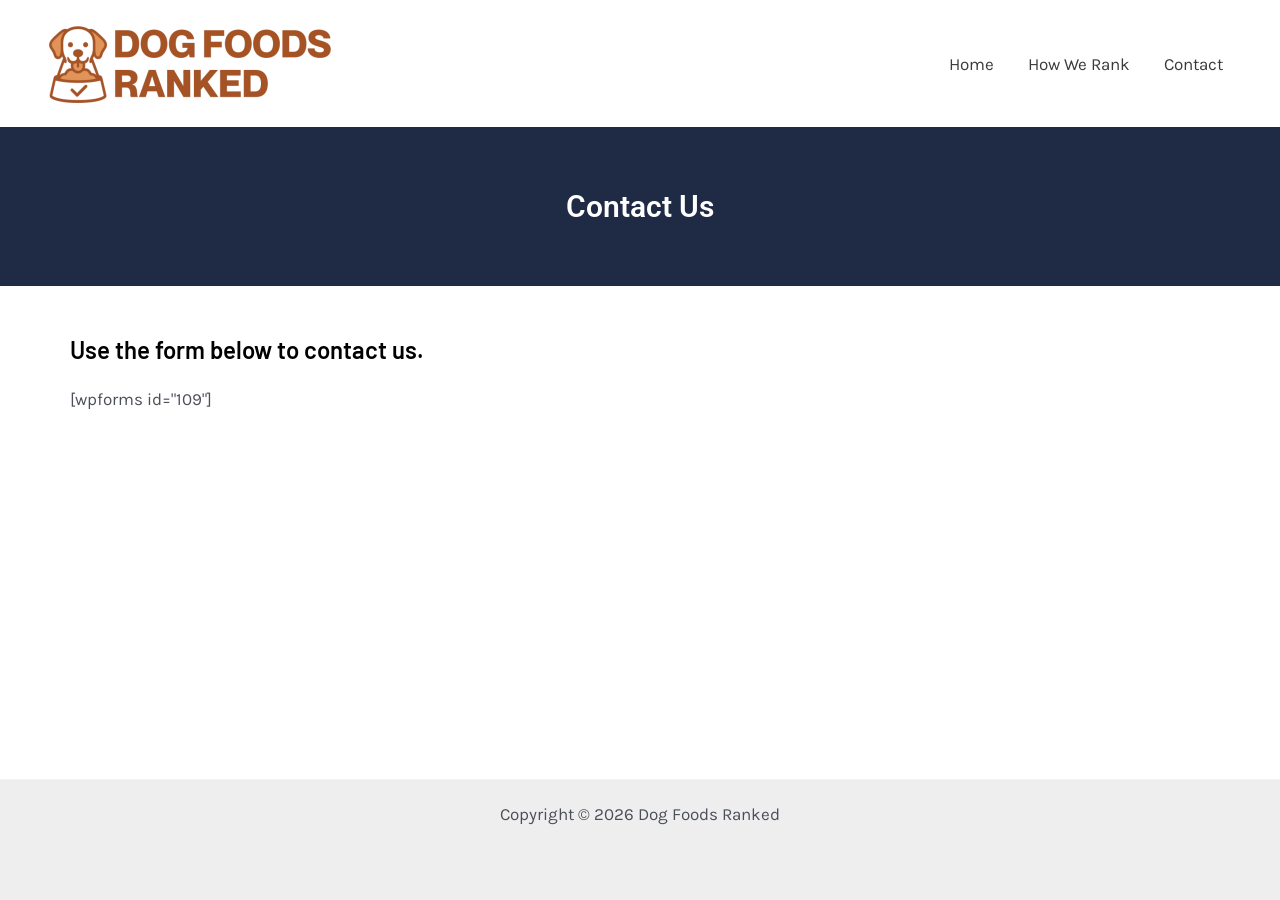
<file: contact/index.html>
<!DOCTYPE html>
<html lang="en-US">
<head>
<meta charset="UTF-8">
<meta name="viewport" content="width=device-width, initial-scale=1">
	<link rel="profile" href="https://gmpg.org/xfn/11"> 
	<title>Contact &#8211; Dog Foods Ranked</title>
<meta name='robots' content='max-image-preview:large' />
<link rel='dns-prefetch' href='https://fonts.googleapis.com/' />
<link rel="alternate" type="application/rss+xml" title="Dog Foods Ranked &raquo; Feed" href="https://dogfoodsranked.com/feed/" />
<link rel="alternate" type="application/rss+xml" title="Dog Foods Ranked &raquo; Comments Feed" href="https://dogfoodsranked.com/comments/feed/" />
<link rel="alternate" type="application/rss+xml" title="Dog Foods Ranked &raquo; Contact Comments Feed" href="https://dogfoodsranked.com/contact/feed/" />
<style id="wp-img-auto-sizes-contain-inline-css">
img:is([sizes=auto i],[sizes^="auto," i]){contain-intrinsic-size:3000px 1500px}
/*# sourceURL=wp-img-auto-sizes-contain-inline-css */
</style>
<link rel='stylesheet' id='astra-theme-css-css' href='../wp-content/themes/astra/assets/css/minified/main.min.css@ver=4.11.14.css' media='all' />
<style id="astra-theme-css-inline-css">
:root{--ast-post-nav-space:0;--ast-container-default-xlg-padding:2.5em;--ast-container-default-lg-padding:2.5em;--ast-container-default-slg-padding:2em;--ast-container-default-md-padding:2.5em;--ast-container-default-sm-padding:2.5em;--ast-container-default-xs-padding:2.4em;--ast-container-default-xxs-padding:1.8em;--ast-code-block-background:#ECEFF3;--ast-comment-inputs-background:#F9FAFB;--ast-normal-container-width:1200px;--ast-narrow-container-width:750px;--ast-blog-title-font-weight:600;--ast-blog-meta-weight:600;--ast-global-color-primary:var(--ast-global-color-5);--ast-global-color-secondary:var(--ast-global-color-4);--ast-global-color-alternate-background:var(--ast-global-color-7);--ast-global-color-subtle-background:var(--ast-global-color-6);--ast-bg-style-guide:#F8FAFC;--ast-shadow-style-guide:0px 0px 4px 0 #00000057;--ast-global-dark-bg-style:#fff;--ast-global-dark-lfs:#fbfbfb;--ast-widget-bg-color:#fafafa;--ast-wc-container-head-bg-color:#fbfbfb;--ast-title-layout-bg:#eeeeee;--ast-search-border-color:#e7e7e7;--ast-lifter-hover-bg:#e6e6e6;--ast-gallery-block-color:#000;--srfm-color-input-label:var(--ast-global-color-2);}html{font-size:106.25%;}a{color:var(--ast-global-color-0);}a:hover,a:focus{color:var(--ast-global-color-1);}body,button,input,select,textarea,.ast-button,.ast-custom-button{font-family:'Karla',sans-serif;font-weight:inherit;font-size:17px;font-size:1rem;line-height:var(--ast-body-line-height,1.65em);}blockquote{color:var(--ast-global-color-3);}h1,h2,h3,h4,h5,h6,.entry-content :where(h1,h2,h3,h4,h5,h6),.site-title,.site-title a{font-family:'Rubik',sans-serif;font-weight:600;}.site-title{font-size:35px;font-size:2.0588235294118rem;display:none;}header .custom-logo-link img{max-width:300px;width:300px;}.astra-logo-svg{width:300px;}.site-header .site-description{font-size:15px;font-size:0.88235294117647rem;display:none;}.entry-title{font-size:20px;font-size:1.1764705882353rem;}.ast-blog-single-element.ast-taxonomy-container a{font-size:14px;font-size:0.82352941176471rem;}.ast-blog-meta-container{font-size:13px;font-size:0.76470588235294rem;}.archive .ast-article-post .ast-article-inner,.blog .ast-article-post .ast-article-inner,.archive .ast-article-post .ast-article-inner:hover,.blog .ast-article-post .ast-article-inner:hover{border-top-left-radius:6px;border-top-right-radius:6px;border-bottom-right-radius:6px;border-bottom-left-radius:6px;overflow:hidden;}h1,.entry-content :where(h1){font-size:48px;font-size:2.8235294117647rem;font-weight:600;font-family:'Rubik',sans-serif;line-height:1.4em;}h2,.entry-content :where(h2){font-size:30px;font-size:1.7647058823529rem;font-weight:600;font-family:'Rubik',sans-serif;line-height:1.3em;}h3,.entry-content :where(h3){font-size:30px;font-size:1.7647058823529rem;font-weight:600;font-family:'Rubik',sans-serif;line-height:1.3em;}h4,.entry-content :where(h4){font-size:24px;font-size:1.4117647058824rem;line-height:1.2em;font-weight:600;font-family:'Rubik',sans-serif;}h5,.entry-content :where(h5){font-size:21px;font-size:1.2352941176471rem;line-height:1.2em;font-weight:600;font-family:'Rubik',sans-serif;}h6,.entry-content :where(h6){font-size:17px;font-size:1rem;line-height:1.25em;font-weight:600;font-family:'Rubik',sans-serif;}::selection{background-color:#1f2a44;color:#ffffff;}body,h1,h2,h3,h4,h5,h6,.entry-title a,.entry-content :where(h1,h2,h3,h4,h5,h6){color:var(--ast-global-color-3);}.tagcloud a:hover,.tagcloud a:focus,.tagcloud a.current-item{color:#000000;border-color:var(--ast-global-color-0);background-color:var(--ast-global-color-0);}input:focus,input[type="text"]:focus,input[type="email"]:focus,input[type="url"]:focus,input[type="password"]:focus,input[type="reset"]:focus,input[type="search"]:focus,textarea:focus{border-color:var(--ast-global-color-0);}input[type="radio"]:checked,input[type=reset],input[type="checkbox"]:checked,input[type="checkbox"]:hover:checked,input[type="checkbox"]:focus:checked,input[type=range]::-webkit-slider-thumb{border-color:var(--ast-global-color-0);background-color:var(--ast-global-color-0);box-shadow:none;}.site-footer a:hover + .post-count,.site-footer a:focus + .post-count{background:var(--ast-global-color-0);border-color:var(--ast-global-color-0);}.single .nav-links .nav-previous,.single .nav-links .nav-next{color:var(--ast-global-color-0);}.entry-meta,.entry-meta *{line-height:1.45;color:var(--ast-global-color-0);font-weight:600;}.entry-meta a:not(.ast-button):hover,.entry-meta a:not(.ast-button):hover *,.entry-meta a:not(.ast-button):focus,.entry-meta a:not(.ast-button):focus *,.page-links > .page-link,.page-links .page-link:hover,.post-navigation a:hover{color:var(--ast-global-color-1);}#cat option,.secondary .calendar_wrap thead a,.secondary .calendar_wrap thead a:visited{color:var(--ast-global-color-0);}.secondary .calendar_wrap #today,.ast-progress-val span{background:var(--ast-global-color-0);}.secondary a:hover + .post-count,.secondary a:focus + .post-count{background:var(--ast-global-color-0);border-color:var(--ast-global-color-0);}.calendar_wrap #today > a{color:#000000;}.page-links .page-link,.single .post-navigation a{color:var(--ast-global-color-3);}.ast-search-menu-icon .search-form button.search-submit{padding:0 4px;}.ast-search-menu-icon form.search-form{padding-right:0;}.ast-search-menu-icon.slide-search input.search-field{width:0;}.ast-header-search .ast-search-menu-icon.ast-dropdown-active .search-form,.ast-header-search .ast-search-menu-icon.ast-dropdown-active .search-field:focus{transition:all 0.2s;}.search-form input.search-field:focus{outline:none;}.ast-search-menu-icon .search-form button.search-submit:focus,.ast-theme-transparent-header .ast-header-search .ast-dropdown-active .ast-icon,.ast-theme-transparent-header .ast-inline-search .search-field:focus .ast-icon{color:var(--ast-global-color-1);}.ast-header-search .slide-search .search-form{border:2px solid var(--ast-global-color-0);}.ast-header-search .slide-search .search-field{background-color:(--ast-global-dark-bg-style);}.ast-archive-title{color:var(--ast-global-color-2);}.widget-title,.widget .wp-block-heading{font-size:24px;font-size:1.4117647058824rem;color:var(--ast-global-color-2);}.ast-single-post .entry-content a,.ast-comment-content a:not(.ast-comment-edit-reply-wrap a){text-decoration:underline;}.ast-single-post .elementor-widget-button .elementor-button,.ast-single-post .entry-content .uagb-tab a,.ast-single-post .entry-content .uagb-ifb-cta a,.ast-single-post .entry-content .uabb-module-content a,.ast-single-post .entry-content .uagb-post-grid a,.ast-single-post .entry-content .uagb-timeline a,.ast-single-post .entry-content .uagb-toc__wrap a,.ast-single-post .entry-content .uagb-taxomony-box a,.entry-content .wp-block-latest-posts > li > a,.ast-single-post .entry-content .wp-block-file__button,a.ast-post-filter-single,.ast-single-post .ast-comment-content .comment-reply-link,.ast-single-post .ast-comment-content .comment-edit-link{text-decoration:none;}.ast-search-menu-icon.slide-search a:focus-visible:focus-visible,.astra-search-icon:focus-visible,#close:focus-visible,a:focus-visible,.ast-menu-toggle:focus-visible,.site .skip-link:focus-visible,.wp-block-loginout input:focus-visible,.wp-block-search.wp-block-search__button-inside .wp-block-search__inside-wrapper,.ast-header-navigation-arrow:focus-visible,.ast-orders-table__row .ast-orders-table__cell:focus-visible,a#ast-apply-coupon:focus-visible,#ast-apply-coupon:focus-visible,#close:focus-visible,.button.search-submit:focus-visible,#search_submit:focus,.normal-search:focus-visible,.ast-header-account-wrap:focus-visible,.astra-cart-drawer-close:focus,.ast-single-variation:focus,.ast-button:focus{outline-style:dotted;outline-color:inherit;outline-width:thin;}input:focus,input[type="text"]:focus,input[type="email"]:focus,input[type="url"]:focus,input[type="password"]:focus,input[type="reset"]:focus,input[type="search"]:focus,input[type="number"]:focus,textarea:focus,.wp-block-search__input:focus,[data-section="section-header-mobile-trigger"] .ast-button-wrap .ast-mobile-menu-trigger-minimal:focus,.ast-mobile-popup-drawer.active .menu-toggle-close:focus,#ast-scroll-top:focus,#coupon_code:focus,#ast-coupon-code:focus{border-style:dotted;border-color:inherit;border-width:thin;}input{outline:none;}.ast-logo-title-inline .site-logo-img{padding-right:1em;}.site-logo-img img{ transition:all 0.2s linear;}body .ast-oembed-container *{position:absolute;top:0;width:100%;height:100%;left:0;}body .wp-block-embed-pocket-casts .ast-oembed-container *{position:unset;}.ast-single-post-featured-section + article {margin-top: 2em;}.site-content .ast-single-post-featured-section img {width: 100%;overflow: hidden;object-fit: cover;}.ast-separate-container .site-content .ast-single-post-featured-section + article {margin-top: -80px;z-index: 9;position: relative;border-radius: 4px;}@media (min-width: 922px) {.ast-no-sidebar .site-content .ast-article-image-container--wide {margin-left: -120px;margin-right: -120px;max-width: unset;width: unset;}.ast-left-sidebar .site-content .ast-article-image-container--wide,.ast-right-sidebar .site-content .ast-article-image-container--wide {margin-left: -10px;margin-right: -10px;}.site-content .ast-article-image-container--full {margin-left: calc( -50vw + 50%);margin-right: calc( -50vw + 50%);max-width: 100vw;width: 100vw;}.ast-left-sidebar .site-content .ast-article-image-container--full,.ast-right-sidebar .site-content .ast-article-image-container--full {margin-left: -10px;margin-right: -10px;max-width: inherit;width: auto;}}.site > .ast-single-related-posts-container {margin-top: 0;}@media (min-width: 922px) {.ast-desktop .ast-container--narrow {max-width: var(--ast-narrow-container-width);margin: 0 auto;}}.ast-page-builder-template .hentry {margin: 0;}.ast-page-builder-template .site-content > .ast-container {max-width: 100%;padding: 0;}.ast-page-builder-template .site .site-content #primary {padding: 0;margin: 0;}.ast-page-builder-template .no-results {text-align: center;margin: 4em auto;}.ast-page-builder-template .ast-pagination {padding: 2em;}.ast-page-builder-template .entry-header.ast-no-title.ast-no-thumbnail {margin-top: 0;}.ast-page-builder-template .entry-header.ast-header-without-markup {margin-top: 0;margin-bottom: 0;}.ast-page-builder-template .entry-header.ast-no-title.ast-no-meta {margin-bottom: 0;}.ast-page-builder-template.single .post-navigation {padding-bottom: 2em;}.ast-page-builder-template.single-post .site-content > .ast-container {max-width: 100%;}.ast-page-builder-template .entry-header {margin-top: 2em;margin-left: auto;margin-right: auto;}.ast-page-builder-template .ast-archive-description {margin: 2em auto 0;padding-left: 20px;padding-right: 20px;}.ast-page-builder-template .ast-row {margin-left: 0;margin-right: 0;}.single.ast-page-builder-template .entry-header + .entry-content,.single.ast-page-builder-template .ast-single-entry-banner + .site-content article .entry-content {margin-bottom: 2em;}@media(min-width: 921px) {.ast-page-builder-template.archive.ast-right-sidebar .ast-row article,.ast-page-builder-template.archive.ast-left-sidebar .ast-row article {padding-left: 0;padding-right: 0;}}input[type="text"],input[type="number"],input[type="email"],input[type="url"],input[type="password"],input[type="search"],input[type=reset],input[type=tel],input[type=date],select,textarea{font-size:16px;font-style:normal;font-weight:400;line-height:24px;width:100%;padding:12px 16px;border-radius:4px;box-shadow:0px 1px 2px 0px rgba(0,0,0,0.05);color:var(--ast-form-input-text,#475569);}input[type="text"],input[type="number"],input[type="email"],input[type="url"],input[type="password"],input[type="search"],input[type=reset],input[type=tel],input[type=date],select{height:40px;}input[type="date"]{border-width:1px;border-style:solid;border-color:var(--ast-border-color);background:var( --ast-global-color-secondary,--ast-global-color-5 );}input[type="text"]:focus,input[type="number"]:focus,input[type="email"]:focus,input[type="url"]:focus,input[type="password"]:focus,input[type="search"]:focus,input[type=reset]:focus,input[type="tel"]:focus,input[type="date"]:focus,select:focus,textarea:focus{border-color:#046BD2;box-shadow:none;outline:none;color:var(--ast-form-input-focus-text,#475569);}label,legend{color:#111827;font-size:14px;font-style:normal;font-weight:500;line-height:20px;}select{padding:6px 10px;}fieldset{padding:30px;border-radius:4px;}button,.ast-button,.button,input[type="button"],input[type="reset"],input[type="submit"]{border-radius:4px;box-shadow:0px 1px 2px 0px rgba(0,0,0,0.05);}:root{--ast-comment-inputs-background:#FFF;}::placeholder{color:var(--ast-form-field-color,#9CA3AF);}::-ms-input-placeholder{color:var(--ast-form-field-color,#9CA3AF);}@media (max-width:921.9px){#ast-desktop-header{display:none;}}@media (min-width:922px){#ast-mobile-header{display:none;}}.wp-block-buttons.aligncenter{justify-content:center;}@media (max-width:921px){.ast-theme-transparent-header #primary,.ast-theme-transparent-header #secondary{padding:0;}}@media (max-width:921px){.ast-plain-container.ast-no-sidebar #primary{padding:0;}}.ast-plain-container.ast-no-sidebar #primary{margin-top:0;margin-bottom:0;}.wp-block-button.is-style-outline .wp-block-button__link{border-color:var(--ast-global-color-0);}div.wp-block-button.is-style-outline > .wp-block-button__link:not(.has-text-color),div.wp-block-button.wp-block-button__link.is-style-outline:not(.has-text-color){color:var(--ast-global-color-0);}.wp-block-button.is-style-outline .wp-block-button__link:hover,.wp-block-buttons .wp-block-button.is-style-outline .wp-block-button__link:focus,.wp-block-buttons .wp-block-button.is-style-outline > .wp-block-button__link:not(.has-text-color):hover,.wp-block-buttons .wp-block-button.wp-block-button__link.is-style-outline:not(.has-text-color):hover{color:var(--ast-global-color-5);background-color:#2fca9e;border-color:#2fca9e;}.post-page-numbers.current .page-link,.ast-pagination .page-numbers.current{color:#ffffff;border-color:#1f2a44;background-color:#1f2a44;}.wp-block-buttons .wp-block-button.is-style-outline .wp-block-button__link.wp-element-button,.ast-outline-button,.wp-block-uagb-buttons-child .uagb-buttons-repeater.ast-outline-button{border-color:var(--ast-global-color-7);font-family:inherit;font-weight:600;font-size:20px;font-size:1.1764705882353rem;line-height:1em;padding-top:20px;padding-right:40px;padding-bottom:20px;padding-left:40px;border-top-left-radius:50px;border-top-right-radius:50px;border-bottom-right-radius:50px;border-bottom-left-radius:50px;}.wp-block-buttons .wp-block-button.is-style-outline > .wp-block-button__link:not(.has-text-color),.wp-block-buttons .wp-block-button.wp-block-button__link.is-style-outline:not(.has-text-color),.ast-outline-button{color:var(--ast-global-color-2);}.wp-block-button.is-style-outline .wp-block-button__link:hover,.wp-block-buttons .wp-block-button.is-style-outline .wp-block-button__link:focus,.wp-block-buttons .wp-block-button.is-style-outline > .wp-block-button__link:not(.has-text-color):hover,.wp-block-buttons .wp-block-button.wp-block-button__link.is-style-outline:not(.has-text-color):hover,.ast-outline-button:hover,.ast-outline-button:focus,.wp-block-uagb-buttons-child .uagb-buttons-repeater.ast-outline-button:hover,.wp-block-uagb-buttons-child .uagb-buttons-repeater.ast-outline-button:focus{color:var(--ast-global-color-2);background-color:var(--ast-global-color-7);border-color:#2fca9e;}.ast-single-post .entry-content a.ast-outline-button,.ast-single-post .entry-content .is-style-outline>.wp-block-button__link{text-decoration:none;}.wp-block-button .wp-block-button__link.wp-element-button.is-style-outline:not(.has-background),.wp-block-button.is-style-outline>.wp-block-button__link.wp-element-button:not(.has-background),.ast-outline-button{background-color:var(--ast-global-color-7);}.uagb-buttons-repeater.ast-outline-button{border-radius:9999px;}@media (max-width:921px){.wp-block-buttons .wp-block-button.is-style-outline .wp-block-button__link.wp-element-button,.ast-outline-button,.wp-block-uagb-buttons-child .uagb-buttons-repeater.ast-outline-button{padding-top:18px;padding-right:32px;padding-bottom:18px;padding-left:32px;}}@media (max-width:544px){.wp-block-buttons .wp-block-button.is-style-outline .wp-block-button__link.wp-element-button,.ast-outline-button,.wp-block-uagb-buttons-child .uagb-buttons-repeater.ast-outline-button{padding-top:15px;padding-right:28px;padding-bottom:15px;padding-left:28px;}}.entry-content[data-ast-blocks-layout] > figure{margin-bottom:1em;}h1.widget-title{font-weight:600;}h2.widget-title{font-weight:600;}h3.widget-title{font-weight:600;}#page{display:flex;flex-direction:column;min-height:100vh;}.ast-404-layout-1 h1.page-title{color:var(--ast-global-color-2);}.single .post-navigation a{line-height:1em;height:inherit;}.error-404 .page-sub-title{font-size:1.5rem;font-weight:inherit;}.search .site-content .content-area .search-form{margin-bottom:0;}#page .site-content{flex-grow:1;}.widget{margin-bottom:1.25em;}#secondary li{line-height:1.5em;}#secondary .wp-block-group h2{margin-bottom:0.7em;}#secondary h2{font-size:1.7rem;}.ast-separate-container .ast-article-post,.ast-separate-container .ast-article-single,.ast-separate-container .comment-respond{padding:3em;}.ast-separate-container .ast-article-single .ast-article-single{padding:0;}.ast-article-single .wp-block-post-template-is-layout-grid{padding-left:0;}.ast-separate-container .comments-title,.ast-narrow-container .comments-title{padding:1.5em 2em;}.ast-page-builder-template .comment-form-textarea,.ast-comment-formwrap .ast-grid-common-col{padding:0;}.ast-comment-formwrap{padding:0;display:inline-flex;column-gap:20px;width:100%;margin-left:0;margin-right:0;}.comments-area textarea#comment:focus,.comments-area textarea#comment:active,.comments-area .ast-comment-formwrap input[type="text"]:focus,.comments-area .ast-comment-formwrap input[type="text"]:active {box-shadow:none;outline:none;}.archive.ast-page-builder-template .entry-header{margin-top:2em;}.ast-page-builder-template .ast-comment-formwrap{width:100%;}.entry-title{margin-bottom:0.6em;}.ast-archive-description p{font-size:inherit;font-weight:inherit;line-height:inherit;}.ast-separate-container .ast-comment-list li.depth-1,.hentry{margin-bottom:1.5em;}.site-content section.ast-archive-description{margin-bottom:2em;}@media (min-width:921px){.ast-left-sidebar.ast-page-builder-template #secondary,.archive.ast-right-sidebar.ast-page-builder-template .site-main{padding-left:20px;padding-right:20px;}}@media (max-width:544px){.ast-comment-formwrap.ast-row{column-gap:10px;display:inline-block;}#ast-commentform .ast-grid-common-col{position:relative;width:100%;}}@media (min-width:1201px){.ast-separate-container .ast-article-post,.ast-separate-container .ast-article-single,.ast-separate-container .ast-author-box,.ast-separate-container .ast-404-layout-1,.ast-separate-container .no-results{padding:3em;}}@media (max-width:921px){.ast-left-sidebar #content > .ast-container{display:flex;flex-direction:column-reverse;width:100%;}}@media (min-width:922px){.ast-separate-container.ast-right-sidebar #primary,.ast-separate-container.ast-left-sidebar #primary{border:0;}.search-no-results.ast-separate-container #primary{margin-bottom:4em;}}.wp-block-button .wp-block-button__link{color:var(--ast-global-color-5);}.wp-block-button .wp-block-button__link:hover,.wp-block-button .wp-block-button__link:focus{color:var(--ast-global-color-5);background-color:#2fca9e;border-color:#2fca9e;}.elementor-widget-heading h1.elementor-heading-title{line-height:1.4em;}.elementor-widget-heading h2.elementor-heading-title{line-height:1.3em;}.elementor-widget-heading h3.elementor-heading-title{line-height:1.3em;}.elementor-widget-heading h4.elementor-heading-title{line-height:1.2em;}.elementor-widget-heading h5.elementor-heading-title{line-height:1.2em;}.elementor-widget-heading h6.elementor-heading-title{line-height:1.25em;}.wp-block-button .wp-block-button__link,.wp-block-search .wp-block-search__button,body .wp-block-file .wp-block-file__button{border-style:solid;border-top-width:0px;border-right-width:0px;border-left-width:0px;border-bottom-width:0px;border-color:var(--ast-global-color-0);background-color:var(--ast-global-color-0);color:var(--ast-global-color-5);font-family:inherit;font-weight:600;line-height:1em;font-size:20px;font-size:1.1764705882353rem;border-top-left-radius:50px;border-top-right-radius:50px;border-bottom-right-radius:50px;border-bottom-left-radius:50px;padding-top:20px;padding-right:40px;padding-bottom:20px;padding-left:40px;}.ast-single-post .entry-content .wp-block-button .wp-block-button__link,.ast-single-post .entry-content .wp-block-search .wp-block-search__button,body .entry-content .wp-block-file .wp-block-file__button{text-decoration:none;}@media (max-width:921px){.wp-block-button .wp-block-button__link,.wp-block-search .wp-block-search__button,body .wp-block-file .wp-block-file__button{padding-top:18px;padding-right:32px;padding-bottom:18px;padding-left:32px;}}@media (max-width:544px){.wp-block-button .wp-block-button__link,.wp-block-search .wp-block-search__button,body .wp-block-file .wp-block-file__button{padding-top:15px;padding-right:28px;padding-bottom:15px;padding-left:28px;}}.menu-toggle,button,.ast-button,.ast-custom-button,.button,input#submit,input[type="button"],input[type="submit"],input[type="reset"],#comments .submit,.search .search-submit,form[CLASS*="wp-block-search__"].wp-block-search .wp-block-search__inside-wrapper .wp-block-search__button,body .wp-block-file .wp-block-file__button,.search .search-submit{border-style:solid;border-top-width:0px;border-right-width:0px;border-left-width:0px;border-bottom-width:0px;color:var(--ast-global-color-5);border-color:var(--ast-global-color-0);background-color:var(--ast-global-color-0);padding-top:20px;padding-right:40px;padding-bottom:20px;padding-left:40px;font-family:inherit;font-weight:600;font-size:20px;font-size:1.1764705882353rem;line-height:1em;border-top-left-radius:50px;border-top-right-radius:50px;border-bottom-right-radius:50px;border-bottom-left-radius:50px;}button:focus,.menu-toggle:hover,button:hover,.ast-button:hover,.ast-custom-button:hover .button:hover,.ast-custom-button:hover ,input[type=reset]:hover,input[type=reset]:focus,input#submit:hover,input#submit:focus,input[type="button"]:hover,input[type="button"]:focus,input[type="submit"]:hover,input[type="submit"]:focus,form[CLASS*="wp-block-search__"].wp-block-search .wp-block-search__inside-wrapper .wp-block-search__button:hover,form[CLASS*="wp-block-search__"].wp-block-search .wp-block-search__inside-wrapper .wp-block-search__button:focus,body .wp-block-file .wp-block-file__button:hover,body .wp-block-file .wp-block-file__button:focus{color:var(--ast-global-color-5);background-color:#2fca9e;border-color:#2fca9e;}form[CLASS*="wp-block-search__"].wp-block-search .wp-block-search__inside-wrapper .wp-block-search__button.has-icon{padding-top:calc(20px - 3px);padding-right:calc(40px - 3px);padding-bottom:calc(20px - 3px);padding-left:calc(40px - 3px);}@media (max-width:921px){.menu-toggle,button,.ast-button,.ast-custom-button,.button,input#submit,input[type="button"],input[type="submit"],input[type="reset"],#comments .submit,.search .search-submit,form[CLASS*="wp-block-search__"].wp-block-search .wp-block-search__inside-wrapper .wp-block-search__button,body .wp-block-file .wp-block-file__button,.search .search-submit{padding-top:18px;padding-right:32px;padding-bottom:18px;padding-left:32px;}}@media (max-width:544px){.menu-toggle,button,.ast-button,.ast-custom-button,.button,input#submit,input[type="button"],input[type="submit"],input[type="reset"],#comments .submit,.search .search-submit,form[CLASS*="wp-block-search__"].wp-block-search .wp-block-search__inside-wrapper .wp-block-search__button,body .wp-block-file .wp-block-file__button,.search .search-submit{padding-top:15px;padding-right:28px;padding-bottom:15px;padding-left:28px;}}@media (max-width:921px){.ast-mobile-header-stack .main-header-bar .ast-search-menu-icon{display:inline-block;}.ast-header-break-point.ast-header-custom-item-outside .ast-mobile-header-stack .main-header-bar .ast-search-icon{margin:0;}.ast-comment-avatar-wrap img{max-width:2.5em;}.ast-comment-meta{padding:0 1.8888em 1.3333em;}}@media (min-width:544px){.ast-container{max-width:100%;}}@media (max-width:544px){.ast-separate-container .ast-article-post,.ast-separate-container .ast-article-single,.ast-separate-container .comments-title,.ast-separate-container .ast-archive-description{padding:1.5em 1em;}.ast-separate-container #content .ast-container{padding-left:0.54em;padding-right:0.54em;}.ast-separate-container .ast-comment-list .bypostauthor{padding:.5em;}.ast-search-menu-icon.ast-dropdown-active .search-field{width:170px;}} #ast-mobile-header .ast-site-header-cart-li a{pointer-events:none;}@media (max-width:921px){.widget-title{font-size:24px;font-size:1.4117647058824rem;}body,button,input,select,textarea,.ast-button,.ast-custom-button{font-size:17px;font-size:1rem;}#secondary,#secondary button,#secondary input,#secondary select,#secondary textarea{font-size:17px;font-size:1rem;}.site-title{display:none;}.site-header .site-description{display:none;}h1,.entry-content :where(h1){font-size:40px;}h2,.entry-content :where(h2){font-size:32px;}h3,.entry-content :where(h3){font-size:26px;}h4,.entry-content :where(h4){font-size:20px;font-size:1.1764705882353rem;}h5,.entry-content :where(h5){font-size:17px;font-size:1rem;}h6,.entry-content :where(h6){font-size:15px;font-size:0.88235294117647rem;}}@media (max-width:544px){.widget-title{font-size:24px;font-size:1.4117647058824rem;}body,button,input,select,textarea,.ast-button,.ast-custom-button{font-size:17px;font-size:1rem;}#secondary,#secondary button,#secondary input,#secondary select,#secondary textarea{font-size:17px;font-size:1rem;}.site-title{display:none;}.site-header .site-description{display:none;}h1,.entry-content :where(h1){font-size:36px;}h2,.entry-content :where(h2){font-size:28px;}h3,.entry-content :where(h3){font-size:22px;}h4,.entry-content :where(h4){font-size:18px;font-size:1.0588235294118rem;}h5,.entry-content :where(h5){font-size:15px;font-size:0.88235294117647rem;}h6,.entry-content :where(h6){font-size:14px;font-size:0.82352941176471rem;}header .custom-logo-link img,.ast-header-break-point .site-branding img,.ast-header-break-point .custom-logo-link img{max-width:150px;width:150px;}.astra-logo-svg{width:150px;}.ast-header-break-point .site-logo-img .custom-mobile-logo-link img{max-width:150px;}}@media (max-width:544px){html{font-size:106.25%;}}@media (min-width:922px){.ast-container{max-width:1240px;}}@media (min-width:922px){.site-content .ast-container{display:flex;}}@media (max-width:921px){.site-content .ast-container{flex-direction:column;}}@media (min-width:922px){.main-header-menu .sub-menu .menu-item.ast-left-align-sub-menu:hover > .sub-menu,.main-header-menu .sub-menu .menu-item.ast-left-align-sub-menu.focus > .sub-menu{margin-left:-0px;}}.entry-content li > p{margin-bottom:0;}.site .comments-area{padding-bottom:2em;margin-top:2em;}.wp-block-file {display: flex;align-items: center;flex-wrap: wrap;justify-content: space-between;}.wp-block-pullquote {border: none;}.wp-block-pullquote blockquote::before {content: "\201D";font-family: "Helvetica",sans-serif;display: flex;transform: rotate( 180deg );font-size: 6rem;font-style: normal;line-height: 1;font-weight: bold;align-items: center;justify-content: center;}.has-text-align-right > blockquote::before {justify-content: flex-start;}.has-text-align-left > blockquote::before {justify-content: flex-end;}figure.wp-block-pullquote.is-style-solid-color blockquote {max-width: 100%;text-align: inherit;}:root {--wp--custom--ast-default-block-top-padding: 100px;--wp--custom--ast-default-block-right-padding: 80px;--wp--custom--ast-default-block-bottom-padding: 100px;--wp--custom--ast-default-block-left-padding: 80px;--wp--custom--ast-container-width: 1200px;--wp--custom--ast-content-width-size: 1200px;--wp--custom--ast-wide-width-size: calc(1200px + var(--wp--custom--ast-default-block-left-padding) + var(--wp--custom--ast-default-block-right-padding));}.ast-narrow-container {--wp--custom--ast-content-width-size: 750px;--wp--custom--ast-wide-width-size: 750px;}@media(max-width: 921px) {:root {--wp--custom--ast-default-block-top-padding: 50px;--wp--custom--ast-default-block-right-padding: 50px;--wp--custom--ast-default-block-bottom-padding: 50px;--wp--custom--ast-default-block-left-padding: 50px;}}@media(max-width: 544px) {:root {--wp--custom--ast-default-block-top-padding: 50px;--wp--custom--ast-default-block-right-padding: 30px;--wp--custom--ast-default-block-bottom-padding: 50px;--wp--custom--ast-default-block-left-padding: 30px;}}.entry-content > .wp-block-group,.entry-content > .wp-block-cover,.entry-content > .wp-block-columns {padding-top: var(--wp--custom--ast-default-block-top-padding);padding-right: var(--wp--custom--ast-default-block-right-padding);padding-bottom: var(--wp--custom--ast-default-block-bottom-padding);padding-left: var(--wp--custom--ast-default-block-left-padding);}.ast-plain-container.ast-no-sidebar .entry-content > .alignfull,.ast-page-builder-template .ast-no-sidebar .entry-content > .alignfull {margin-left: calc( -50vw + 50%);margin-right: calc( -50vw + 50%);max-width: 100vw;width: 100vw;}.ast-plain-container.ast-no-sidebar .entry-content .alignfull .alignfull,.ast-page-builder-template.ast-no-sidebar .entry-content .alignfull .alignfull,.ast-plain-container.ast-no-sidebar .entry-content .alignfull .alignwide,.ast-page-builder-template.ast-no-sidebar .entry-content .alignfull .alignwide,.ast-plain-container.ast-no-sidebar .entry-content .alignwide .alignfull,.ast-page-builder-template.ast-no-sidebar .entry-content .alignwide .alignfull,.ast-plain-container.ast-no-sidebar .entry-content .alignwide .alignwide,.ast-page-builder-template.ast-no-sidebar .entry-content .alignwide .alignwide,.ast-plain-container.ast-no-sidebar .entry-content .wp-block-column .alignfull,.ast-page-builder-template.ast-no-sidebar .entry-content .wp-block-column .alignfull,.ast-plain-container.ast-no-sidebar .entry-content .wp-block-column .alignwide,.ast-page-builder-template.ast-no-sidebar .entry-content .wp-block-column .alignwide {margin-left: auto;margin-right: auto;width: 100%;}[data-ast-blocks-layout] .wp-block-separator:not(.is-style-dots) {height: 0;}[data-ast-blocks-layout] .wp-block-separator {margin: 20px auto;}[data-ast-blocks-layout] .wp-block-separator:not(.is-style-wide):not(.is-style-dots) {max-width: 100px;}[data-ast-blocks-layout] .wp-block-separator.has-background {padding: 0;}.entry-content[data-ast-blocks-layout] > * {max-width: var(--wp--custom--ast-content-width-size);margin-left: auto;margin-right: auto;}.entry-content[data-ast-blocks-layout] > .alignwide {max-width: var(--wp--custom--ast-wide-width-size);}.entry-content[data-ast-blocks-layout] .alignfull {max-width: none;}.entry-content .wp-block-columns {margin-bottom: 0;}blockquote {margin: 1.5em;border-color: rgba(0,0,0,0.05);}.wp-block-quote:not(.has-text-align-right):not(.has-text-align-center) {border-left: 5px solid rgba(0,0,0,0.05);}.has-text-align-right > blockquote,blockquote.has-text-align-right {border-right: 5px solid rgba(0,0,0,0.05);}.has-text-align-left > blockquote,blockquote.has-text-align-left {border-left: 5px solid rgba(0,0,0,0.05);}.wp-block-site-tagline,.wp-block-latest-posts .read-more {margin-top: 15px;}.wp-block-loginout p label {display: block;}.wp-block-loginout p:not(.login-remember):not(.login-submit) input {width: 100%;}.wp-block-loginout input:focus {border-color: transparent;}.wp-block-loginout input:focus {outline: thin dotted;}.entry-content .wp-block-media-text .wp-block-media-text__content {padding: 0 0 0 8%;}.entry-content .wp-block-media-text.has-media-on-the-right .wp-block-media-text__content {padding: 0 8% 0 0;}.entry-content .wp-block-media-text.has-background .wp-block-media-text__content {padding: 8%;}.entry-content .wp-block-cover:not([class*="background-color"]):not(.has-text-color.has-link-color) .wp-block-cover__inner-container,.entry-content .wp-block-cover:not([class*="background-color"]) .wp-block-cover-image-text,.entry-content .wp-block-cover:not([class*="background-color"]) .wp-block-cover-text,.entry-content .wp-block-cover-image:not([class*="background-color"]) .wp-block-cover__inner-container,.entry-content .wp-block-cover-image:not([class*="background-color"]) .wp-block-cover-image-text,.entry-content .wp-block-cover-image:not([class*="background-color"]) .wp-block-cover-text {color: var(--ast-global-color-primary,var(--ast-global-color-5));}.wp-block-loginout .login-remember input {width: 1.1rem;height: 1.1rem;margin: 0 5px 4px 0;vertical-align: middle;}.wp-block-latest-posts > li > *:first-child,.wp-block-latest-posts:not(.is-grid) > li:first-child {margin-top: 0;}.entry-content > .wp-block-buttons,.entry-content > .wp-block-uagb-buttons {margin-bottom: 1.5em;}.wp-block-search__inside-wrapper .wp-block-search__input {padding: 0 10px;color: var(--ast-global-color-3);background: var(--ast-global-color-primary,var(--ast-global-color-5));border-color: var(--ast-border-color);}.wp-block-latest-posts .read-more {margin-bottom: 1.5em;}.wp-block-search__no-button .wp-block-search__inside-wrapper .wp-block-search__input {padding-top: 5px;padding-bottom: 5px;}.wp-block-latest-posts .wp-block-latest-posts__post-date,.wp-block-latest-posts .wp-block-latest-posts__post-author {font-size: 1rem;}.wp-block-latest-posts > li > *,.wp-block-latest-posts:not(.is-grid) > li {margin-top: 12px;margin-bottom: 12px;}.ast-page-builder-template .entry-content[data-ast-blocks-layout] > .alignwide:where(:not(.uagb-is-root-container):not(.spectra-is-root-container)) > * {max-width: var(--wp--custom--ast-wide-width-size);}.ast-page-builder-template .entry-content[data-ast-blocks-layout] > .inherit-container-width > *,.ast-page-builder-template .entry-content[data-ast-blocks-layout] > *:not(.wp-block-group):where(:not(.uagb-is-root-container):not(.spectra-is-root-container)) > *,.entry-content[data-ast-blocks-layout] > .wp-block-cover .wp-block-cover__inner-container {max-width: var(--wp--custom--ast-content-width-size) ;margin-left: auto;margin-right: auto;}.ast-page-builder-template .entry-content[data-ast-blocks-layout] > *,.ast-page-builder-template .entry-content[data-ast-blocks-layout] > .alignfull:where(:not(.wp-block-group):not(.uagb-is-root-container):not(.spectra-is-root-container)) > * {max-width: none;}.entry-content[data-ast-blocks-layout] .wp-block-cover:not(.alignleft):not(.alignright) {width: auto;}@media(max-width: 1200px) {.ast-separate-container .entry-content > .alignfull,.ast-separate-container .entry-content[data-ast-blocks-layout] > .alignwide,.ast-plain-container .entry-content[data-ast-blocks-layout] > .alignwide,.ast-plain-container .entry-content .alignfull {margin-left: calc(-1 * min(var(--ast-container-default-xlg-padding),20px)) ;margin-right: calc(-1 * min(var(--ast-container-default-xlg-padding),20px));}}@media(min-width: 1201px) {.ast-separate-container .entry-content > .alignfull {margin-left: calc(-1 * var(--ast-container-default-xlg-padding) );margin-right: calc(-1 * var(--ast-container-default-xlg-padding) );}.ast-separate-container .entry-content[data-ast-blocks-layout] > .alignwide,.ast-plain-container .entry-content[data-ast-blocks-layout] > .alignwide {margin-left: calc(-1 * var(--wp--custom--ast-default-block-left-padding) );margin-right: calc(-1 * var(--wp--custom--ast-default-block-right-padding) );}}@media(min-width: 921px) {.ast-separate-container .entry-content .wp-block-group.alignwide:not(.inherit-container-width) > :where(:not(.alignleft):not(.alignright)),.ast-plain-container .entry-content .wp-block-group.alignwide:not(.inherit-container-width) > :where(:not(.alignleft):not(.alignright)) {max-width: calc( var(--wp--custom--ast-content-width-size) + 80px );}.ast-plain-container.ast-right-sidebar .entry-content[data-ast-blocks-layout] .alignfull,.ast-plain-container.ast-left-sidebar .entry-content[data-ast-blocks-layout] .alignfull {margin-left: -60px;margin-right: -60px;}}@media(min-width: 544px) {.entry-content > .alignleft {margin-right: 20px;}.entry-content > .alignright {margin-left: 20px;}}@media (max-width:544px){.wp-block-columns .wp-block-column:not(:last-child){margin-bottom:20px;}.wp-block-latest-posts{margin:0;}}@media( max-width: 600px ) {.entry-content .wp-block-media-text .wp-block-media-text__content,.entry-content .wp-block-media-text.has-media-on-the-right .wp-block-media-text__content {padding: 8% 0 0;}.entry-content .wp-block-media-text.has-background .wp-block-media-text__content {padding: 8%;}}.ast-narrow-container .site-content .wp-block-uagb-image--align-full .wp-block-uagb-image__figure {max-width: 100%;margin-left: auto;margin-right: auto;}.entry-content ul,.entry-content ol {padding: revert;margin: revert;padding-left: 20px;}:root .has-ast-global-color-0-color{color:var(--ast-global-color-0);}:root .has-ast-global-color-0-background-color{background-color:var(--ast-global-color-0);}:root .wp-block-button .has-ast-global-color-0-color{color:var(--ast-global-color-0);}:root .wp-block-button .has-ast-global-color-0-background-color{background-color:var(--ast-global-color-0);}:root .has-ast-global-color-1-color{color:var(--ast-global-color-1);}:root .has-ast-global-color-1-background-color{background-color:var(--ast-global-color-1);}:root .wp-block-button .has-ast-global-color-1-color{color:var(--ast-global-color-1);}:root .wp-block-button .has-ast-global-color-1-background-color{background-color:var(--ast-global-color-1);}:root .has-ast-global-color-2-color{color:var(--ast-global-color-2);}:root .has-ast-global-color-2-background-color{background-color:var(--ast-global-color-2);}:root .wp-block-button .has-ast-global-color-2-color{color:var(--ast-global-color-2);}:root .wp-block-button .has-ast-global-color-2-background-color{background-color:var(--ast-global-color-2);}:root .has-ast-global-color-3-color{color:var(--ast-global-color-3);}:root .has-ast-global-color-3-background-color{background-color:var(--ast-global-color-3);}:root .wp-block-button .has-ast-global-color-3-color{color:var(--ast-global-color-3);}:root .wp-block-button .has-ast-global-color-3-background-color{background-color:var(--ast-global-color-3);}:root .has-ast-global-color-4-color{color:var(--ast-global-color-4);}:root .has-ast-global-color-4-background-color{background-color:var(--ast-global-color-4);}:root .wp-block-button .has-ast-global-color-4-color{color:var(--ast-global-color-4);}:root .wp-block-button .has-ast-global-color-4-background-color{background-color:var(--ast-global-color-4);}:root .has-ast-global-color-5-color{color:var(--ast-global-color-5);}:root .has-ast-global-color-5-background-color{background-color:var(--ast-global-color-5);}:root .wp-block-button .has-ast-global-color-5-color{color:var(--ast-global-color-5);}:root .wp-block-button .has-ast-global-color-5-background-color{background-color:var(--ast-global-color-5);}:root .has-ast-global-color-6-color{color:var(--ast-global-color-6);}:root .has-ast-global-color-6-background-color{background-color:var(--ast-global-color-6);}:root .wp-block-button .has-ast-global-color-6-color{color:var(--ast-global-color-6);}:root .wp-block-button .has-ast-global-color-6-background-color{background-color:var(--ast-global-color-6);}:root .has-ast-global-color-7-color{color:var(--ast-global-color-7);}:root .has-ast-global-color-7-background-color{background-color:var(--ast-global-color-7);}:root .wp-block-button .has-ast-global-color-7-color{color:var(--ast-global-color-7);}:root .wp-block-button .has-ast-global-color-7-background-color{background-color:var(--ast-global-color-7);}:root .has-ast-global-color-8-color{color:var(--ast-global-color-8);}:root .has-ast-global-color-8-background-color{background-color:var(--ast-global-color-8);}:root .wp-block-button .has-ast-global-color-8-color{color:var(--ast-global-color-8);}:root .wp-block-button .has-ast-global-color-8-background-color{background-color:var(--ast-global-color-8);}:root{--ast-global-color-0:#f1c453;--ast-global-color-1:#3a3a3a;--ast-global-color-2:#3a3a3a;--ast-global-color-3:#4B4F58;--ast-global-color-4:#F5F5F5;--ast-global-color-5:#FFFFFF;--ast-global-color-6:#F2F5F7;--ast-global-color-7:#424242;--ast-global-color-8:#000000;}:root {--ast-border-color : var(--ast-global-color-6);}.ast-single-entry-banner {-js-display: flex;display: flex;flex-direction: column;justify-content: center;text-align: center;position: relative;background: var(--ast-title-layout-bg);}.ast-single-entry-banner[data-banner-layout="layout-1"] {max-width: 1200px;background: inherit;padding: 20px 0;}.ast-single-entry-banner[data-banner-width-type="custom"] {margin: 0 auto;width: 100%;}.ast-single-entry-banner + .site-content .entry-header {margin-bottom: 0;}.site .ast-author-avatar {--ast-author-avatar-size: ;}a.ast-underline-text {text-decoration: underline;}.ast-container > .ast-terms-link {position: relative;display: block;}a.ast-button.ast-badge-tax {padding: 4px 8px;border-radius: 3px;font-size: inherit;}header.entry-header{text-align:left;}header.entry-header .entry-title{font-weight:600;font-size:32px;font-size:1.8823529411765rem;}header.entry-header > *:not(:last-child){margin-bottom:10px;}header.entry-header .post-thumb-img-content{text-align:center;}header.entry-header .post-thumb img,.ast-single-post-featured-section.post-thumb img{aspect-ratio:16/9;width:100%;height:100%;}@media (max-width:921px){header.entry-header{text-align:left;}}@media (max-width:544px){header.entry-header{text-align:left;}}.ast-archive-entry-banner {-js-display: flex;display: flex;flex-direction: column;justify-content: center;text-align: center;position: relative;background: var(--ast-title-layout-bg);}.ast-archive-entry-banner[data-banner-width-type="custom"] {margin: 0 auto;width: 100%;}.ast-archive-entry-banner[data-banner-layout="layout-1"] {background: inherit;padding: 20px 0;text-align: left;}body.archive .ast-archive-description{max-width:1200px;width:100%;text-align:left;padding-top:3em;padding-right:3em;padding-bottom:3em;padding-left:3em;}body.archive .ast-archive-description .ast-archive-title,body.archive .ast-archive-description .ast-archive-title *{font-weight:600;font-size:32px;font-size:1.8823529411765rem;}body.archive .ast-archive-description > *:not(:last-child){margin-bottom:10px;}@media (max-width:921px){body.archive .ast-archive-description{text-align:left;}}@media (max-width:544px){body.archive .ast-archive-description{text-align:left;}}.ast-breadcrumbs .trail-browse,.ast-breadcrumbs .trail-items,.ast-breadcrumbs .trail-items li{display:inline-block;margin:0;padding:0;border:none;background:inherit;text-indent:0;text-decoration:none;}.ast-breadcrumbs .trail-browse{font-size:inherit;font-style:inherit;font-weight:inherit;color:inherit;}.ast-breadcrumbs .trail-items{list-style:none;}.trail-items li::after{padding:0 0.3em;content:"\00bb";}.trail-items li:last-of-type::after{display:none;}h1,h2,h3,h4,h5,h6,.entry-content :where(h1,h2,h3,h4,h5,h6){color:var(--ast-global-color-2);}.entry-title a{color:var(--ast-global-color-2);}@media (max-width:921px){.ast-builder-grid-row-container.ast-builder-grid-row-tablet-3-firstrow .ast-builder-grid-row > *:first-child,.ast-builder-grid-row-container.ast-builder-grid-row-tablet-3-lastrow .ast-builder-grid-row > *:last-child{grid-column:1 / -1;}}@media (max-width:544px){.ast-builder-grid-row-container.ast-builder-grid-row-mobile-3-firstrow .ast-builder-grid-row > *:first-child,.ast-builder-grid-row-container.ast-builder-grid-row-mobile-3-lastrow .ast-builder-grid-row > *:last-child{grid-column:1 / -1;}}.ast-builder-layout-element[data-section="title_tagline"]{display:flex;}@media (max-width:921px){.ast-header-break-point .ast-builder-layout-element[data-section="title_tagline"]{display:flex;}}@media (max-width:544px){.ast-header-break-point .ast-builder-layout-element[data-section="title_tagline"]{display:flex;}}.ast-builder-menu-1{font-family:inherit;font-weight:inherit;}.ast-builder-menu-1 .menu-item > .menu-link{color:var(--ast-global-color-1);}.ast-builder-menu-1 .menu-item > .ast-menu-toggle{color:var(--ast-global-color-1);}.ast-builder-menu-1 .menu-item:hover > .menu-link,.ast-builder-menu-1 .inline-on-mobile .menu-item:hover > .ast-menu-toggle{color:var(--ast-global-color-1);}.ast-builder-menu-1 .menu-item:hover > .ast-menu-toggle{color:var(--ast-global-color-1);}.ast-builder-menu-1 .menu-item.current-menu-item > .menu-link,.ast-builder-menu-1 .inline-on-mobile .menu-item.current-menu-item > .ast-menu-toggle,.ast-builder-menu-1 .current-menu-ancestor > .menu-link{color:var(--ast-global-color-1);}.ast-builder-menu-1 .menu-item.current-menu-item > .ast-menu-toggle{color:var(--ast-global-color-1);}.ast-builder-menu-1 .sub-menu,.ast-builder-menu-1 .inline-on-mobile .sub-menu{border-top-width:2px;border-bottom-width:0px;border-right-width:0px;border-left-width:0px;border-color:#1f2a44;border-style:solid;}.ast-builder-menu-1 .sub-menu .sub-menu{top:-2px;}.ast-builder-menu-1 .main-header-menu > .menu-item > .sub-menu,.ast-builder-menu-1 .main-header-menu > .menu-item > .astra-full-megamenu-wrapper{margin-top:0px;}.ast-desktop .ast-builder-menu-1 .main-header-menu > .menu-item > .sub-menu:before,.ast-desktop .ast-builder-menu-1 .main-header-menu > .menu-item > .astra-full-megamenu-wrapper:before{height:calc( 0px + 2px + 5px );}.ast-desktop .ast-builder-menu-1 .menu-item .sub-menu .menu-link{border-style:none;}@media (max-width:921px){.ast-header-break-point .ast-builder-menu-1 .menu-item.menu-item-has-children > .ast-menu-toggle{top:0;}.ast-builder-menu-1 .inline-on-mobile .menu-item.menu-item-has-children > .ast-menu-toggle{right:-15px;}.ast-builder-menu-1 .menu-item-has-children > .menu-link:after{content:unset;}.ast-builder-menu-1 .main-header-menu > .menu-item > .sub-menu,.ast-builder-menu-1 .main-header-menu > .menu-item > .astra-full-megamenu-wrapper{margin-top:0;}}@media (max-width:544px){.ast-header-break-point .ast-builder-menu-1 .menu-item.menu-item-has-children > .ast-menu-toggle{top:0;}.ast-builder-menu-1 .main-header-menu > .menu-item > .sub-menu,.ast-builder-menu-1 .main-header-menu > .menu-item > .astra-full-megamenu-wrapper{margin-top:0;}}.ast-builder-menu-1{display:flex;}@media (max-width:921px){.ast-header-break-point .ast-builder-menu-1{display:flex;}}@media (max-width:544px){.ast-header-break-point .ast-builder-menu-1{display:flex;}}.site-below-footer-wrap{padding-top:20px;padding-bottom:20px;}.site-below-footer-wrap[data-section="section-below-footer-builder"]{background-color:#eeeeee;min-height:80px;border-style:solid;border-width:0px;border-top-width:1px;border-top-color:var( --ast-global-color-subtle-background,--ast-global-color-7 );}.site-below-footer-wrap[data-section="section-below-footer-builder"] .ast-builder-grid-row{max-width:1200px;min-height:80px;margin-left:auto;margin-right:auto;}.site-below-footer-wrap[data-section="section-below-footer-builder"] .ast-builder-grid-row,.site-below-footer-wrap[data-section="section-below-footer-builder"] .site-footer-section{align-items:flex-start;}.site-below-footer-wrap[data-section="section-below-footer-builder"].ast-footer-row-inline .site-footer-section{display:flex;margin-bottom:0;}.ast-builder-grid-row-full .ast-builder-grid-row{grid-template-columns:1fr;}@media (max-width:921px){.site-below-footer-wrap[data-section="section-below-footer-builder"].ast-footer-row-tablet-inline .site-footer-section{display:flex;margin-bottom:0;}.site-below-footer-wrap[data-section="section-below-footer-builder"].ast-footer-row-tablet-stack .site-footer-section{display:block;margin-bottom:10px;}.ast-builder-grid-row-container.ast-builder-grid-row-tablet-full .ast-builder-grid-row{grid-template-columns:1fr;}}@media (max-width:544px){.site-below-footer-wrap[data-section="section-below-footer-builder"].ast-footer-row-mobile-inline .site-footer-section{display:flex;margin-bottom:0;}.site-below-footer-wrap[data-section="section-below-footer-builder"].ast-footer-row-mobile-stack .site-footer-section{display:block;margin-bottom:10px;}.ast-builder-grid-row-container.ast-builder-grid-row-mobile-full .ast-builder-grid-row{grid-template-columns:1fr;}}.site-below-footer-wrap[data-section="section-below-footer-builder"]{display:grid;}@media (max-width:921px){.ast-header-break-point .site-below-footer-wrap[data-section="section-below-footer-builder"]{display:grid;}}@media (max-width:544px){.ast-header-break-point .site-below-footer-wrap[data-section="section-below-footer-builder"]{display:grid;}}.ast-footer-copyright{text-align:center;}.ast-footer-copyright.site-footer-focus-item {color:var(--ast-global-color-3);}@media (max-width:921px){.ast-footer-copyright{text-align:center;}}@media (max-width:544px){.ast-footer-copyright{text-align:center;}}.ast-footer-copyright.ast-builder-layout-element{display:flex;}@media (max-width:921px){.ast-header-break-point .ast-footer-copyright.ast-builder-layout-element{display:flex;}}@media (max-width:544px){.ast-header-break-point .ast-footer-copyright.ast-builder-layout-element{display:flex;}}.footer-widget-area.widget-area.site-footer-focus-item{width:auto;}.ast-footer-row-inline .footer-widget-area.widget-area.site-footer-focus-item{width:100%;}.elementor-widget-heading .elementor-heading-title{margin:0;}.elementor-page .ast-menu-toggle{color:unset !important;background:unset !important;}.elementor-post.elementor-grid-item.hentry{margin-bottom:0;}.woocommerce div.product .elementor-element.elementor-products-grid .related.products ul.products li.product,.elementor-element .elementor-wc-products .woocommerce[class*='columns-'] ul.products li.product{width:auto;margin:0;float:none;}.elementor-toc__list-wrapper{margin:0;}body .elementor hr{background-color:#ccc;margin:0;}.ast-left-sidebar .elementor-section.elementor-section-stretched,.ast-right-sidebar .elementor-section.elementor-section-stretched{max-width:100%;left:0 !important;}.elementor-posts-container [CLASS*="ast-width-"]{width:100%;}.elementor-template-full-width .ast-container{display:block;}.elementor-screen-only,.screen-reader-text,.screen-reader-text span,.ui-helper-hidden-accessible{top:0 !important;}@media (max-width:544px){.elementor-element .elementor-wc-products .woocommerce[class*="columns-"] ul.products li.product{width:auto;margin:0;}.elementor-element .woocommerce .woocommerce-result-count{float:none;}}.ast-header-break-point .main-header-bar{border-bottom-width:1px;}@media (min-width:922px){.main-header-bar{border-bottom-width:1px;}}.main-header-menu .menu-item, #astra-footer-menu .menu-item, .main-header-bar .ast-masthead-custom-menu-items{-js-display:flex;display:flex;-webkit-box-pack:center;-webkit-justify-content:center;-moz-box-pack:center;-ms-flex-pack:center;justify-content:center;-webkit-box-orient:vertical;-webkit-box-direction:normal;-webkit-flex-direction:column;-moz-box-orient:vertical;-moz-box-direction:normal;-ms-flex-direction:column;flex-direction:column;}.main-header-menu > .menu-item > .menu-link, #astra-footer-menu > .menu-item > .menu-link{height:100%;-webkit-box-align:center;-webkit-align-items:center;-moz-box-align:center;-ms-flex-align:center;align-items:center;-js-display:flex;display:flex;}.ast-header-break-point .main-navigation ul .menu-item .menu-link .icon-arrow:first-of-type svg{top:.2em;margin-top:0px;margin-left:0px;width:.65em;transform:translate(0, -2px) rotateZ(270deg);}.ast-mobile-popup-content .ast-submenu-expanded > .ast-menu-toggle{transform:rotateX(180deg);overflow-y:auto;}@media (min-width:922px){.ast-builder-menu .main-navigation > ul > li:last-child a{margin-right:0;}}.ast-separate-container .ast-article-inner{background-color:var(--ast-global-color-5);background-image:none;}@media (max-width:921px){.ast-separate-container .ast-article-inner{background-color:var(--ast-global-color-5);background-image:none;}}@media (max-width:544px){.ast-separate-container .ast-article-inner{background-color:var(--ast-global-color-5);background-image:none;}}.ast-separate-container .ast-article-single:not(.ast-related-post), .ast-separate-container .error-404, .ast-separate-container .no-results, .single.ast-separate-container .site-main .ast-author-meta, .ast-separate-container .related-posts-title-wrapper, .ast-separate-container .comments-count-wrapper, .ast-box-layout.ast-plain-container .site-content, .ast-padded-layout.ast-plain-container .site-content, .ast-separate-container .ast-archive-description, .ast-separate-container .comments-area{background-color:var(--ast-global-color-5);background-image:none;}@media (max-width:921px){.ast-separate-container .ast-article-single:not(.ast-related-post), .ast-separate-container .error-404, .ast-separate-container .no-results, .single.ast-separate-container .site-main .ast-author-meta, .ast-separate-container .related-posts-title-wrapper, .ast-separate-container .comments-count-wrapper, .ast-box-layout.ast-plain-container .site-content, .ast-padded-layout.ast-plain-container .site-content, .ast-separate-container .ast-archive-description{background-color:var(--ast-global-color-5);background-image:none;}}@media (max-width:544px){.ast-separate-container .ast-article-single:not(.ast-related-post), .ast-separate-container .error-404, .ast-separate-container .no-results, .single.ast-separate-container .site-main .ast-author-meta, .ast-separate-container .related-posts-title-wrapper, .ast-separate-container .comments-count-wrapper, .ast-box-layout.ast-plain-container .site-content, .ast-padded-layout.ast-plain-container .site-content, .ast-separate-container .ast-archive-description{background-color:var(--ast-global-color-5);background-image:none;}}.ast-separate-container.ast-two-container #secondary .widget{background-color:var(--ast-global-color-5);background-image:none;}@media (max-width:921px){.ast-separate-container.ast-two-container #secondary .widget{background-color:var(--ast-global-color-5);background-image:none;}}@media (max-width:544px){.ast-separate-container.ast-two-container #secondary .widget{background-color:var(--ast-global-color-5);background-image:none;}}.ast-plain-container, .ast-page-builder-template{background-color:var(--ast-global-color-5);background-image:none;}@media (max-width:921px){.ast-plain-container, .ast-page-builder-template{background-color:var(--ast-global-color-5);background-image:none;}}@media (max-width:544px){.ast-plain-container, .ast-page-builder-template{background-color:var(--ast-global-color-5);background-image:none;}}
		#ast-scroll-top {
			display: none;
			position: fixed;
			text-align: center;
			cursor: pointer;
			z-index: 99;
			width: 2.1em;
			height: 2.1em;
			line-height: 2.1;
			color: #ffffff;
			border-radius: 2px;
			content: "";
			outline: inherit;
		}
		@media (min-width: 769px) {
			#ast-scroll-top {
				content: "769";
			}
		}
		#ast-scroll-top .ast-icon.icon-arrow svg {
			margin-left: 0px;
			vertical-align: middle;
			transform: translate(0, -20%) rotate(180deg);
			width: 1.6em;
		}
		.ast-scroll-to-top-right {
			right: 30px;
			bottom: 30px;
		}
		.ast-scroll-to-top-left {
			left: 30px;
			bottom: 30px;
		}
	#ast-scroll-top{background-color:var(--ast-global-color-0);font-size:15px;}@media (max-width:921px){#ast-scroll-top .ast-icon.icon-arrow svg{width:1em;}}.ast-mobile-header-content > *,.ast-desktop-header-content > * {padding: 10px 0;height: auto;}.ast-mobile-header-content > *:first-child,.ast-desktop-header-content > *:first-child {padding-top: 10px;}.ast-mobile-header-content > .ast-builder-menu,.ast-desktop-header-content > .ast-builder-menu {padding-top: 0;}.ast-mobile-header-content > *:last-child,.ast-desktop-header-content > *:last-child {padding-bottom: 0;}.ast-mobile-header-content .ast-search-menu-icon.ast-inline-search label,.ast-desktop-header-content .ast-search-menu-icon.ast-inline-search label {width: 100%;}.ast-desktop-header-content .main-header-bar-navigation .ast-submenu-expanded > .ast-menu-toggle::before {transform: rotateX(180deg);}#ast-desktop-header .ast-desktop-header-content,.ast-mobile-header-content .ast-search-icon,.ast-desktop-header-content .ast-search-icon,.ast-mobile-header-wrap .ast-mobile-header-content,.ast-main-header-nav-open.ast-popup-nav-open .ast-mobile-header-wrap .ast-mobile-header-content,.ast-main-header-nav-open.ast-popup-nav-open .ast-desktop-header-content {display: none;}.ast-main-header-nav-open.ast-header-break-point #ast-desktop-header .ast-desktop-header-content,.ast-main-header-nav-open.ast-header-break-point .ast-mobile-header-wrap .ast-mobile-header-content {display: block;}.ast-desktop .ast-desktop-header-content .astra-menu-animation-slide-up > .menu-item > .sub-menu,.ast-desktop .ast-desktop-header-content .astra-menu-animation-slide-up > .menu-item .menu-item > .sub-menu,.ast-desktop .ast-desktop-header-content .astra-menu-animation-slide-down > .menu-item > .sub-menu,.ast-desktop .ast-desktop-header-content .astra-menu-animation-slide-down > .menu-item .menu-item > .sub-menu,.ast-desktop .ast-desktop-header-content .astra-menu-animation-fade > .menu-item > .sub-menu,.ast-desktop .ast-desktop-header-content .astra-menu-animation-fade > .menu-item .menu-item > .sub-menu {opacity: 1;visibility: visible;}.ast-hfb-header.ast-default-menu-enable.ast-header-break-point .ast-mobile-header-wrap .ast-mobile-header-content .main-header-bar-navigation {width: unset;margin: unset;}.ast-mobile-header-content.content-align-flex-end .main-header-bar-navigation .menu-item-has-children > .ast-menu-toggle,.ast-desktop-header-content.content-align-flex-end .main-header-bar-navigation .menu-item-has-children > .ast-menu-toggle {left: calc( 20px - 0.907em);right: auto;}.ast-mobile-header-content .ast-search-menu-icon,.ast-mobile-header-content .ast-search-menu-icon.slide-search,.ast-desktop-header-content .ast-search-menu-icon,.ast-desktop-header-content .ast-search-menu-icon.slide-search {width: 100%;position: relative;display: block;right: auto;transform: none;}.ast-mobile-header-content .ast-search-menu-icon.slide-search .search-form,.ast-mobile-header-content .ast-search-menu-icon .search-form,.ast-desktop-header-content .ast-search-menu-icon.slide-search .search-form,.ast-desktop-header-content .ast-search-menu-icon .search-form {right: 0;visibility: visible;opacity: 1;position: relative;top: auto;transform: none;padding: 0;display: block;overflow: hidden;}.ast-mobile-header-content .ast-search-menu-icon.ast-inline-search .search-field,.ast-mobile-header-content .ast-search-menu-icon .search-field,.ast-desktop-header-content .ast-search-menu-icon.ast-inline-search .search-field,.ast-desktop-header-content .ast-search-menu-icon .search-field {width: 100%;padding-right: 5.5em;}.ast-mobile-header-content .ast-search-menu-icon .search-submit,.ast-desktop-header-content .ast-search-menu-icon .search-submit {display: block;position: absolute;height: 100%;top: 0;right: 0;padding: 0 1em;border-radius: 0;}.ast-hfb-header.ast-default-menu-enable.ast-header-break-point .ast-mobile-header-wrap .ast-mobile-header-content .main-header-bar-navigation ul .sub-menu .menu-link {padding-left: 30px;}.ast-hfb-header.ast-default-menu-enable.ast-header-break-point .ast-mobile-header-wrap .ast-mobile-header-content .main-header-bar-navigation .sub-menu .menu-item .menu-item .menu-link {padding-left: 40px;}.ast-mobile-popup-drawer.active .ast-mobile-popup-inner{background-color:#ffffff;;}.ast-mobile-header-wrap .ast-mobile-header-content, .ast-desktop-header-content{background-color:#ffffff;;}.ast-mobile-popup-content > *, .ast-mobile-header-content > *, .ast-desktop-popup-content > *, .ast-desktop-header-content > *{padding-top:0px;padding-bottom:0px;}.content-align-flex-start .ast-builder-layout-element{justify-content:flex-start;}.content-align-flex-start .main-header-menu{text-align:left;}.ast-mobile-popup-drawer.active .menu-toggle-close{color:#3a3a3a;}.ast-mobile-header-wrap .ast-primary-header-bar,.ast-primary-header-bar .site-primary-header-wrap{min-height:80px;}.ast-desktop .ast-primary-header-bar .main-header-menu > .menu-item{line-height:80px;}.ast-header-break-point #masthead .ast-mobile-header-wrap .ast-primary-header-bar,.ast-header-break-point #masthead .ast-mobile-header-wrap .ast-below-header-bar,.ast-header-break-point #masthead .ast-mobile-header-wrap .ast-above-header-bar{padding-left:20px;padding-right:20px;}.ast-header-break-point .ast-primary-header-bar{border-bottom-width:0px;border-bottom-color:#eaeaea;border-bottom-style:solid;}@media (min-width:922px){.ast-primary-header-bar{border-bottom-width:0px;border-bottom-color:#eaeaea;border-bottom-style:solid;}}.ast-primary-header-bar{background-color:var(--ast-global-color-5);background-image:none;}@media (max-width:921px){.ast-mobile-header-wrap .ast-primary-header-bar,.ast-primary-header-bar .site-primary-header-wrap{min-height:100px;}}@media (max-width:544px){.ast-mobile-header-wrap .ast-primary-header-bar ,.ast-primary-header-bar .site-primary-header-wrap{min-height:80px;}}.ast-primary-header-bar{display:block;}@media (max-width:921px){.ast-header-break-point .ast-primary-header-bar{display:grid;}}@media (max-width:544px){.ast-header-break-point .ast-primary-header-bar{display:grid;}}[data-section="section-header-mobile-trigger"] .ast-button-wrap .ast-mobile-menu-trigger-minimal{color:var(--ast-global-color-0);border:none;background:transparent;}[data-section="section-header-mobile-trigger"] .ast-button-wrap .mobile-menu-toggle-icon .ast-mobile-svg{width:20px;height:20px;fill:var(--ast-global-color-0);}[data-section="section-header-mobile-trigger"] .ast-button-wrap .mobile-menu-wrap .mobile-menu{color:var(--ast-global-color-0);}.ast-builder-menu-mobile .main-navigation .menu-item.menu-item-has-children > .ast-menu-toggle{top:0;}.ast-builder-menu-mobile .main-navigation .menu-item-has-children > .menu-link:after{content:unset;}.ast-hfb-header .ast-builder-menu-mobile .main-navigation .main-header-menu, .ast-hfb-header .ast-builder-menu-mobile .main-navigation .main-header-menu, .ast-hfb-header .ast-mobile-header-content .ast-builder-menu-mobile .main-navigation .main-header-menu, .ast-hfb-header .ast-mobile-popup-content .ast-builder-menu-mobile .main-navigation .main-header-menu{border-top-width:1px;border-color:#eaeaea;}.ast-hfb-header .ast-builder-menu-mobile .main-navigation .menu-item .sub-menu .menu-link, .ast-hfb-header .ast-builder-menu-mobile .main-navigation .menu-item .menu-link, .ast-hfb-header .ast-builder-menu-mobile .main-navigation .menu-item .sub-menu .menu-link, .ast-hfb-header .ast-builder-menu-mobile .main-navigation .menu-item .menu-link, .ast-hfb-header .ast-mobile-header-content .ast-builder-menu-mobile .main-navigation .menu-item .sub-menu .menu-link, .ast-hfb-header .ast-mobile-header-content .ast-builder-menu-mobile .main-navigation .menu-item .menu-link, .ast-hfb-header .ast-mobile-popup-content .ast-builder-menu-mobile .main-navigation .menu-item .sub-menu .menu-link, .ast-hfb-header .ast-mobile-popup-content .ast-builder-menu-mobile .main-navigation .menu-item .menu-link{border-bottom-width:1px;border-color:#eaeaea;border-style:solid;}.ast-builder-menu-mobile .main-navigation .menu-item.menu-item-has-children > .ast-menu-toggle{top:0;}@media (max-width:921px){.ast-builder-menu-mobile .main-navigation .main-header-menu .menu-item > .menu-link{color:var(--ast-global-color-2);padding-top:10px;padding-bottom:10px;padding-left:15px;padding-right:15px;}.ast-builder-menu-mobile .main-navigation .main-header-menu .menu-item > .ast-menu-toggle{color:var(--ast-global-color-2);}.ast-builder-menu-mobile .main-navigation .main-header-menu .menu-item:hover > .menu-link, .ast-builder-menu-mobile .main-navigation .inline-on-mobile .menu-item:hover > .ast-menu-toggle{color:var(--ast-global-color-2);}.ast-builder-menu-mobile .main-navigation .menu-item:hover > .ast-menu-toggle{color:var(--ast-global-color-2);}.ast-builder-menu-mobile .main-navigation .menu-item.current-menu-item > .menu-link, .ast-builder-menu-mobile .main-navigation .inline-on-mobile .menu-item.current-menu-item > .ast-menu-toggle, .ast-builder-menu-mobile .main-navigation .menu-item.current-menu-ancestor > .menu-link, .ast-builder-menu-mobile .main-navigation .menu-item.current-menu-ancestor > .ast-menu-toggle{color:var(--ast-global-color-0);}.ast-builder-menu-mobile .main-navigation .menu-item.current-menu-item > .ast-menu-toggle{color:var(--ast-global-color-0);}.ast-builder-menu-mobile .main-navigation .menu-item.menu-item-has-children > .ast-menu-toggle{top:10px;right:calc( 15px - 0.907em );}.ast-builder-menu-mobile .main-navigation .menu-item-has-children > .menu-link:after{content:unset;}}@media (max-width:544px){.ast-builder-menu-mobile .main-navigation .menu-item.menu-item-has-children > .ast-menu-toggle{top:10px;}}.ast-builder-menu-mobile .main-navigation{display:block;}@media (max-width:921px){.ast-header-break-point .ast-builder-menu-mobile .main-navigation{display:block;}}@media (max-width:544px){.ast-header-break-point .ast-builder-menu-mobile .main-navigation{display:block;}}:root{--e-global-color-astglobalcolor0:#f1c453;--e-global-color-astglobalcolor1:#3a3a3a;--e-global-color-astglobalcolor2:#3a3a3a;--e-global-color-astglobalcolor3:#4B4F58;--e-global-color-astglobalcolor4:#F5F5F5;--e-global-color-astglobalcolor5:#FFFFFF;--e-global-color-astglobalcolor6:#F2F5F7;--e-global-color-astglobalcolor7:#424242;--e-global-color-astglobalcolor8:#000000;}
/*# sourceURL=astra-theme-css-inline-css */
</style>
<link rel='stylesheet' id='astra-google-fonts-css' href='https://fonts.googleapis.com/css?family=Karla:400|Rubik:600%2C500&#038;display=fallback&#038;ver=4.11.14' media='all' />
<style id="wp-emoji-styles-inline-css">

	img.wp-smiley, img.emoji {
		display: inline !important;
		border: none !important;
		box-shadow: none !important;
		height: 1em !important;
		width: 1em !important;
		margin: 0 0.07em !important;
		vertical-align: -0.1em !important;
		background: none !important;
		padding: 0 !important;
	}
/*# sourceURL=wp-emoji-styles-inline-css */
</style>

<style id="global-styles-inline-css">
:root{--wp--preset--aspect-ratio--square: 1;--wp--preset--aspect-ratio--4-3: 4/3;--wp--preset--aspect-ratio--3-4: 3/4;--wp--preset--aspect-ratio--3-2: 3/2;--wp--preset--aspect-ratio--2-3: 2/3;--wp--preset--aspect-ratio--16-9: 16/9;--wp--preset--aspect-ratio--9-16: 9/16;--wp--preset--color--black: #000000;--wp--preset--color--cyan-bluish-gray: #abb8c3;--wp--preset--color--white: #ffffff;--wp--preset--color--pale-pink: #f78da7;--wp--preset--color--vivid-red: #cf2e2e;--wp--preset--color--luminous-vivid-orange: #ff6900;--wp--preset--color--luminous-vivid-amber: #fcb900;--wp--preset--color--light-green-cyan: #7bdcb5;--wp--preset--color--vivid-green-cyan: #00d084;--wp--preset--color--pale-cyan-blue: #8ed1fc;--wp--preset--color--vivid-cyan-blue: #0693e3;--wp--preset--color--vivid-purple: #9b51e0;--wp--preset--color--ast-global-color-0: var(--ast-global-color-0);--wp--preset--color--ast-global-color-1: var(--ast-global-color-1);--wp--preset--color--ast-global-color-2: var(--ast-global-color-2);--wp--preset--color--ast-global-color-3: var(--ast-global-color-3);--wp--preset--color--ast-global-color-4: var(--ast-global-color-4);--wp--preset--color--ast-global-color-5: var(--ast-global-color-5);--wp--preset--color--ast-global-color-6: var(--ast-global-color-6);--wp--preset--color--ast-global-color-7: var(--ast-global-color-7);--wp--preset--color--ast-global-color-8: var(--ast-global-color-8);--wp--preset--gradient--vivid-cyan-blue-to-vivid-purple: linear-gradient(135deg,rgb(6,147,227) 0%,rgb(155,81,224) 100%);--wp--preset--gradient--light-green-cyan-to-vivid-green-cyan: linear-gradient(135deg,rgb(122,220,180) 0%,rgb(0,208,130) 100%);--wp--preset--gradient--luminous-vivid-amber-to-luminous-vivid-orange: linear-gradient(135deg,rgb(252,185,0) 0%,rgb(255,105,0) 100%);--wp--preset--gradient--luminous-vivid-orange-to-vivid-red: linear-gradient(135deg,rgb(255,105,0) 0%,rgb(207,46,46) 100%);--wp--preset--gradient--very-light-gray-to-cyan-bluish-gray: linear-gradient(135deg,rgb(238,238,238) 0%,rgb(169,184,195) 100%);--wp--preset--gradient--cool-to-warm-spectrum: linear-gradient(135deg,rgb(74,234,220) 0%,rgb(151,120,209) 20%,rgb(207,42,186) 40%,rgb(238,44,130) 60%,rgb(251,105,98) 80%,rgb(254,248,76) 100%);--wp--preset--gradient--blush-light-purple: linear-gradient(135deg,rgb(255,206,236) 0%,rgb(152,150,240) 100%);--wp--preset--gradient--blush-bordeaux: linear-gradient(135deg,rgb(254,205,165) 0%,rgb(254,45,45) 50%,rgb(107,0,62) 100%);--wp--preset--gradient--luminous-dusk: linear-gradient(135deg,rgb(255,203,112) 0%,rgb(199,81,192) 50%,rgb(65,88,208) 100%);--wp--preset--gradient--pale-ocean: linear-gradient(135deg,rgb(255,245,203) 0%,rgb(182,227,212) 50%,rgb(51,167,181) 100%);--wp--preset--gradient--electric-grass: linear-gradient(135deg,rgb(202,248,128) 0%,rgb(113,206,126) 100%);--wp--preset--gradient--midnight: linear-gradient(135deg,rgb(2,3,129) 0%,rgb(40,116,252) 100%);--wp--preset--font-size--small: 13px;--wp--preset--font-size--medium: 20px;--wp--preset--font-size--large: 36px;--wp--preset--font-size--x-large: 42px;--wp--preset--spacing--20: 0.44rem;--wp--preset--spacing--30: 0.67rem;--wp--preset--spacing--40: 1rem;--wp--preset--spacing--50: 1.5rem;--wp--preset--spacing--60: 2.25rem;--wp--preset--spacing--70: 3.38rem;--wp--preset--spacing--80: 5.06rem;--wp--preset--shadow--natural: 6px 6px 9px rgba(0, 0, 0, 0.2);--wp--preset--shadow--deep: 12px 12px 50px rgba(0, 0, 0, 0.4);--wp--preset--shadow--sharp: 6px 6px 0px rgba(0, 0, 0, 0.2);--wp--preset--shadow--outlined: 6px 6px 0px -3px rgb(255, 255, 255), 6px 6px rgb(0, 0, 0);--wp--preset--shadow--crisp: 6px 6px 0px rgb(0, 0, 0);}.wp-block-button{--wp--preset--dimension--25: 25%;--wp--preset--dimension--50: 50%;--wp--preset--dimension--75: 75%;--wp--preset--dimension--100: 100%;}:root { --wp--style--global--content-size: var(--wp--custom--ast-content-width-size);--wp--style--global--wide-size: var(--wp--custom--ast-wide-width-size); }:where(body) { margin: 0; }.wp-site-blocks > .alignleft { float: left; margin-right: 2em; }.wp-site-blocks > .alignright { float: right; margin-left: 2em; }.wp-site-blocks > .aligncenter { justify-content: center; margin-left: auto; margin-right: auto; }:where(.wp-site-blocks) > * { margin-block-start: 24px; margin-block-end: 0; }:where(.wp-site-blocks) > :first-child { margin-block-start: 0; }:where(.wp-site-blocks) > :last-child { margin-block-end: 0; }:root { --wp--style--block-gap: 24px; }:root :where(.is-layout-flow) > :first-child{margin-block-start: 0;}:root :where(.is-layout-flow) > :last-child{margin-block-end: 0;}:root :where(.is-layout-flow) > *{margin-block-start: 24px;margin-block-end: 0;}:root :where(.is-layout-constrained) > :first-child{margin-block-start: 0;}:root :where(.is-layout-constrained) > :last-child{margin-block-end: 0;}:root :where(.is-layout-constrained) > *{margin-block-start: 24px;margin-block-end: 0;}:root :where(.is-layout-flex){gap: 24px;}:root :where(.is-layout-grid){gap: 24px;}.is-layout-flow > .alignleft{float: left;margin-inline-start: 0;margin-inline-end: 2em;}.is-layout-flow > .alignright{float: right;margin-inline-start: 2em;margin-inline-end: 0;}.is-layout-flow > .aligncenter{margin-left: auto !important;margin-right: auto !important;}.is-layout-constrained > .alignleft{float: left;margin-inline-start: 0;margin-inline-end: 2em;}.is-layout-constrained > .alignright{float: right;margin-inline-start: 2em;margin-inline-end: 0;}.is-layout-constrained > .aligncenter{margin-left: auto !important;margin-right: auto !important;}.is-layout-constrained > :where(:not(.alignleft):not(.alignright):not(.alignfull)){max-width: var(--wp--style--global--content-size);margin-left: auto !important;margin-right: auto !important;}.is-layout-constrained > .alignwide{max-width: var(--wp--style--global--wide-size);}body .is-layout-flex{display: flex;}.is-layout-flex{flex-wrap: wrap;align-items: center;}.is-layout-flex > :is(*, div){margin: 0;}body .is-layout-grid{display: grid;}.is-layout-grid > :is(*, div){margin: 0;}body{padding-top: 0px;padding-right: 0px;padding-bottom: 0px;padding-left: 0px;}a:where(:not(.wp-element-button)){text-decoration: none;}:root :where(.wp-element-button, .wp-block-button__link){background-color: #32373c;border-width: 0;color: #fff;font-family: inherit;font-size: inherit;font-style: inherit;font-weight: inherit;letter-spacing: inherit;line-height: inherit;padding-top: calc(0.667em + 2px);padding-right: calc(1.333em + 2px);padding-bottom: calc(0.667em + 2px);padding-left: calc(1.333em + 2px);text-decoration: none;text-transform: inherit;}.has-black-color{color: var(--wp--preset--color--black) !important;}.has-cyan-bluish-gray-color{color: var(--wp--preset--color--cyan-bluish-gray) !important;}.has-white-color{color: var(--wp--preset--color--white) !important;}.has-pale-pink-color{color: var(--wp--preset--color--pale-pink) !important;}.has-vivid-red-color{color: var(--wp--preset--color--vivid-red) !important;}.has-luminous-vivid-orange-color{color: var(--wp--preset--color--luminous-vivid-orange) !important;}.has-luminous-vivid-amber-color{color: var(--wp--preset--color--luminous-vivid-amber) !important;}.has-light-green-cyan-color{color: var(--wp--preset--color--light-green-cyan) !important;}.has-vivid-green-cyan-color{color: var(--wp--preset--color--vivid-green-cyan) !important;}.has-pale-cyan-blue-color{color: var(--wp--preset--color--pale-cyan-blue) !important;}.has-vivid-cyan-blue-color{color: var(--wp--preset--color--vivid-cyan-blue) !important;}.has-vivid-purple-color{color: var(--wp--preset--color--vivid-purple) !important;}.has-ast-global-color-0-color{color: var(--wp--preset--color--ast-global-color-0) !important;}.has-ast-global-color-1-color{color: var(--wp--preset--color--ast-global-color-1) !important;}.has-ast-global-color-2-color{color: var(--wp--preset--color--ast-global-color-2) !important;}.has-ast-global-color-3-color{color: var(--wp--preset--color--ast-global-color-3) !important;}.has-ast-global-color-4-color{color: var(--wp--preset--color--ast-global-color-4) !important;}.has-ast-global-color-5-color{color: var(--wp--preset--color--ast-global-color-5) !important;}.has-ast-global-color-6-color{color: var(--wp--preset--color--ast-global-color-6) !important;}.has-ast-global-color-7-color{color: var(--wp--preset--color--ast-global-color-7) !important;}.has-ast-global-color-8-color{color: var(--wp--preset--color--ast-global-color-8) !important;}.has-black-background-color{background-color: var(--wp--preset--color--black) !important;}.has-cyan-bluish-gray-background-color{background-color: var(--wp--preset--color--cyan-bluish-gray) !important;}.has-white-background-color{background-color: var(--wp--preset--color--white) !important;}.has-pale-pink-background-color{background-color: var(--wp--preset--color--pale-pink) !important;}.has-vivid-red-background-color{background-color: var(--wp--preset--color--vivid-red) !important;}.has-luminous-vivid-orange-background-color{background-color: var(--wp--preset--color--luminous-vivid-orange) !important;}.has-luminous-vivid-amber-background-color{background-color: var(--wp--preset--color--luminous-vivid-amber) !important;}.has-light-green-cyan-background-color{background-color: var(--wp--preset--color--light-green-cyan) !important;}.has-vivid-green-cyan-background-color{background-color: var(--wp--preset--color--vivid-green-cyan) !important;}.has-pale-cyan-blue-background-color{background-color: var(--wp--preset--color--pale-cyan-blue) !important;}.has-vivid-cyan-blue-background-color{background-color: var(--wp--preset--color--vivid-cyan-blue) !important;}.has-vivid-purple-background-color{background-color: var(--wp--preset--color--vivid-purple) !important;}.has-ast-global-color-0-background-color{background-color: var(--wp--preset--color--ast-global-color-0) !important;}.has-ast-global-color-1-background-color{background-color: var(--wp--preset--color--ast-global-color-1) !important;}.has-ast-global-color-2-background-color{background-color: var(--wp--preset--color--ast-global-color-2) !important;}.has-ast-global-color-3-background-color{background-color: var(--wp--preset--color--ast-global-color-3) !important;}.has-ast-global-color-4-background-color{background-color: var(--wp--preset--color--ast-global-color-4) !important;}.has-ast-global-color-5-background-color{background-color: var(--wp--preset--color--ast-global-color-5) !important;}.has-ast-global-color-6-background-color{background-color: var(--wp--preset--color--ast-global-color-6) !important;}.has-ast-global-color-7-background-color{background-color: var(--wp--preset--color--ast-global-color-7) !important;}.has-ast-global-color-8-background-color{background-color: var(--wp--preset--color--ast-global-color-8) !important;}.has-black-border-color{border-color: var(--wp--preset--color--black) !important;}.has-cyan-bluish-gray-border-color{border-color: var(--wp--preset--color--cyan-bluish-gray) !important;}.has-white-border-color{border-color: var(--wp--preset--color--white) !important;}.has-pale-pink-border-color{border-color: var(--wp--preset--color--pale-pink) !important;}.has-vivid-red-border-color{border-color: var(--wp--preset--color--vivid-red) !important;}.has-luminous-vivid-orange-border-color{border-color: var(--wp--preset--color--luminous-vivid-orange) !important;}.has-luminous-vivid-amber-border-color{border-color: var(--wp--preset--color--luminous-vivid-amber) !important;}.has-light-green-cyan-border-color{border-color: var(--wp--preset--color--light-green-cyan) !important;}.has-vivid-green-cyan-border-color{border-color: var(--wp--preset--color--vivid-green-cyan) !important;}.has-pale-cyan-blue-border-color{border-color: var(--wp--preset--color--pale-cyan-blue) !important;}.has-vivid-cyan-blue-border-color{border-color: var(--wp--preset--color--vivid-cyan-blue) !important;}.has-vivid-purple-border-color{border-color: var(--wp--preset--color--vivid-purple) !important;}.has-ast-global-color-0-border-color{border-color: var(--wp--preset--color--ast-global-color-0) !important;}.has-ast-global-color-1-border-color{border-color: var(--wp--preset--color--ast-global-color-1) !important;}.has-ast-global-color-2-border-color{border-color: var(--wp--preset--color--ast-global-color-2) !important;}.has-ast-global-color-3-border-color{border-color: var(--wp--preset--color--ast-global-color-3) !important;}.has-ast-global-color-4-border-color{border-color: var(--wp--preset--color--ast-global-color-4) !important;}.has-ast-global-color-5-border-color{border-color: var(--wp--preset--color--ast-global-color-5) !important;}.has-ast-global-color-6-border-color{border-color: var(--wp--preset--color--ast-global-color-6) !important;}.has-ast-global-color-7-border-color{border-color: var(--wp--preset--color--ast-global-color-7) !important;}.has-ast-global-color-8-border-color{border-color: var(--wp--preset--color--ast-global-color-8) !important;}.has-vivid-cyan-blue-to-vivid-purple-gradient-background{background: var(--wp--preset--gradient--vivid-cyan-blue-to-vivid-purple) !important;}.has-light-green-cyan-to-vivid-green-cyan-gradient-background{background: var(--wp--preset--gradient--light-green-cyan-to-vivid-green-cyan) !important;}.has-luminous-vivid-amber-to-luminous-vivid-orange-gradient-background{background: var(--wp--preset--gradient--luminous-vivid-amber-to-luminous-vivid-orange) !important;}.has-luminous-vivid-orange-to-vivid-red-gradient-background{background: var(--wp--preset--gradient--luminous-vivid-orange-to-vivid-red) !important;}.has-very-light-gray-to-cyan-bluish-gray-gradient-background{background: var(--wp--preset--gradient--very-light-gray-to-cyan-bluish-gray) !important;}.has-cool-to-warm-spectrum-gradient-background{background: var(--wp--preset--gradient--cool-to-warm-spectrum) !important;}.has-blush-light-purple-gradient-background{background: var(--wp--preset--gradient--blush-light-purple) !important;}.has-blush-bordeaux-gradient-background{background: var(--wp--preset--gradient--blush-bordeaux) !important;}.has-luminous-dusk-gradient-background{background: var(--wp--preset--gradient--luminous-dusk) !important;}.has-pale-ocean-gradient-background{background: var(--wp--preset--gradient--pale-ocean) !important;}.has-electric-grass-gradient-background{background: var(--wp--preset--gradient--electric-grass) !important;}.has-midnight-gradient-background{background: var(--wp--preset--gradient--midnight) !important;}.has-small-font-size{font-size: var(--wp--preset--font-size--small) !important;}.has-medium-font-size{font-size: var(--wp--preset--font-size--medium) !important;}.has-large-font-size{font-size: var(--wp--preset--font-size--large) !important;}.has-x-large-font-size{font-size: var(--wp--preset--font-size--x-large) !important;}
/*# sourceURL=global-styles-inline-css */
</style>

<link rel='stylesheet' id='elementor-frontend-css' href='../wp-content/plugins/elementor/assets/css/frontend.min.css@ver=3.32.2.css' media='all' />
<link rel='stylesheet' id='elementor-post-33-css' href='../wp-content/uploads/elementor/css/post-33.css@ver=1787171724.css' media='all' />
<link rel='stylesheet' id='widget-heading-css' href='../wp-content/plugins/elementor/assets/css/widget-heading.min.css@ver=3.32.2.css' media='all' />
<link rel='stylesheet' id='elementor-post-107-css' href='../wp-content/uploads/elementor/css/post-107.css@ver=1787186881.css' media='all' />
<link rel='stylesheet' id='elementor-gf-roboto-css' href='https://fonts.googleapis.com/css?family=Roboto:100,100italic,200,200italic,300,300italic,400,400italic,500,500italic,600,600italic,700,700italic,800,800italic,900,900italic&#038;display=swap' media='all' />
<link rel='stylesheet' id='elementor-gf-robotoslab-css' href='https://fonts.googleapis.com/css?family=Roboto+Slab:100,100italic,200,200italic,300,300italic,400,400italic,500,500italic,600,600italic,700,700italic,800,800italic,900,900italic&#038;display=swap' media='all' />
<link rel='stylesheet' id='elementor-gf-barlow-css' href='https://fonts.googleapis.com/css?family=Barlow:100,100italic,200,200italic,300,300italic,400,400italic,500,500italic,600,600italic,700,700italic,800,800italic,900,900italic&#038;display=swap' media='all' />
<script id="jquery-core-js" src="../wp-includes/js/jquery/jquery.min.js@ver=3.7.1"></script>
<script id="jquery-migrate-js" src="../wp-includes/js/jquery/jquery-migrate.min.js@ver=3.4.1"></script>
<link rel="https://api.w.org/" href="https://dogfoodsranked.com/wp-json/" /><meta name="generator" content="WordPress 7.1" />
<link rel="canonical" href="index.html" />
<link rel="pingback" href="https://dogfoodsranked.com/xmlrpc.php">
<meta name="generator" content="Elementor 3.32.2; features: e_font_icon_svg, additional_custom_breakpoints; settings: css_print_method-external, google_font-enabled, font_display-swap">
			<style>
				.e-con.e-parent:nth-of-type(n+4):not(.e-lazyloaded):not(.e-no-lazyload),
				.e-con.e-parent:nth-of-type(n+4):not(.e-lazyloaded):not(.e-no-lazyload) * {
					background-image: none !important;
				}
				@media screen and (max-height: 1024px) {
					.e-con.e-parent:nth-of-type(n+3):not(.e-lazyloaded):not(.e-no-lazyload),
					.e-con.e-parent:nth-of-type(n+3):not(.e-lazyloaded):not(.e-no-lazyload) * {
						background-image: none !important;
					}
				}
				@media screen and (max-height: 640px) {
					.e-con.e-parent:nth-of-type(n+2):not(.e-lazyloaded):not(.e-no-lazyload),
					.e-con.e-parent:nth-of-type(n+2):not(.e-lazyloaded):not(.e-no-lazyload) * {
						background-image: none !important;
					}
				}
			</style>
			<link rel="icon" href="../wp-content/uploads/2025/06/dogfoodsranked-favicon-150x150.png" sizes="32x32" />
<link rel="icon" href="../wp-content/uploads/2025/06/dogfoodsranked-favicon-300x300.png" sizes="192x192" />
<link rel="apple-touch-icon" href="../wp-content/uploads/2025/06/dogfoodsranked-favicon-300x300.png" />
<meta name="msapplication-TileImage" content="https://dogfoodsranked.com/wp-content/uploads/2025/06/dogfoodsranked-favicon-300x300.png" />
<style id="wp-custom-css">
.elementor-progress-wrapper .elementor-progress-bar {
    background-color: var(--e-global-color-astglobalcolor0 );
    border-style: solid;
    border-width: 4px;
		border-radius: 35px;
}

@media screen and (max-width: 768px) {
	.labelbest {
	top: 24em !important;
  left: 35vw !important;
}
	
}

.labelbest {
	position: absolute;
	top: 44vh;
  left: 8vw;
	z-index: 10;
}

.wpforms-form button[type=submit] {
    background-color: #F1C453 !important;
    border-color: #F1C453 !important;
    color: #fff !important;
    transition: background 0.3s ease-in-out;
}
.single .post-navigation a p {
	display: none !important;
}
}
.ast-page-builder-template.single .post-navigation{
	padding-left: 20px;
}
.comment-form {
  max-width: 80%; 
  margin: 0 auto;  
}
.comment-list {
  max-width: 80%;
  margin: 40px auto;
}
.comments-area{
	 max-width: 80%;
  margin: 40px auto;
}
.main-headingg-title h1{
	font-size: 2em !important;
}
 h2 a{
	text-decoration: none !important;
}

</style>
</head>

<body itemtype='https://schema.org/WebPage' itemscope='itemscope' class="wp-singular page-template-default page page-id-107 wp-custom-logo wp-embed-responsive wp-theme-astra ast-desktop ast-page-builder-template ast-no-sidebar astra-4.11.14 group-blog ast-single-post ast-inherit-site-logo-transparent ast-hfb-header elementor-default elementor-kit-33 elementor-page elementor-page-107">

<a
	class="skip-link screen-reader-text"
	href="index.html#content">
		Skip to content</a>

<div
class="hfeed site" id="page">
			<header
		class="site-header header-main-layout-1 ast-primary-menu-enabled ast-logo-title-inline ast-hide-custom-menu-mobile ast-builder-menu-toggle-icon ast-mobile-header-inline" id="masthead" itemtype="https://schema.org/WPHeader" itemscope="itemscope" itemid="#masthead"		>
			<div id="ast-desktop-header" data-toggle-type="dropdown">
		<div class="ast-main-header-wrap main-header-bar-wrap ">
		<div class="ast-primary-header-bar ast-primary-header main-header-bar site-header-focus-item" data-section="section-primary-header-builder">
						<div class="site-primary-header-wrap ast-builder-grid-row-container site-header-focus-item ast-container" data-section="section-primary-header-builder">
				<div class="ast-builder-grid-row ast-builder-grid-row-has-sides ast-builder-grid-row-no-center">
											<div class="site-header-primary-section-left site-header-section ast-flex site-header-section-left">
									<div class="ast-builder-layout-element ast-flex site-header-focus-item" data-section="title_tagline">
							<div
				class="site-branding ast-site-identity" itemtype="https://schema.org/Organization" itemscope="itemscope"				>
					<span class="site-logo-img"><a href="../index.html" class="custom-logo-link" rel="home"><img width="300" height="93" src="../wp-content/uploads/2025/06/cropped-dogfoodsranked-logo-300x93.png" class="custom-logo" alt="Dog Foods Ranked" decoding="async" srcset="../wp-content/uploads/2025/06/cropped-dogfoodsranked-logo-300x93.png 300w, ../wp-content/uploads/2025/06/cropped-dogfoodsranked-logo.png 729w" sizes="(max-width: 300px) 100vw, 300px" /></a></span>				</div>
			<!-- .site-branding -->
					</div>
								</div>
																								<div class="site-header-primary-section-right site-header-section ast-flex ast-grid-right-section">
										<div class="ast-builder-menu-1 ast-builder-menu ast-flex ast-builder-menu-1-focus-item ast-builder-layout-element site-header-focus-item" data-section="section-hb-menu-1">
			<div class="ast-main-header-bar-alignment"><div class="main-header-bar-navigation"><nav class="site-navigation ast-flex-grow-1 navigation-accessibility site-header-focus-item" id="primary-site-navigation-desktop" aria-label="Primary Site Navigation" itemtype="https://schema.org/SiteNavigationElement" itemscope="itemscope"><div class="main-navigation ast-inline-flex"><ul id="ast-hf-menu-1" class="main-header-menu ast-menu-shadow ast-nav-menu ast-flex  submenu-with-border stack-on-mobile"><li id="menu-item-97" class="menu-item menu-item-type-post_type menu-item-object-page menu-item-home menu-item-97"><a href="../index.html" class="menu-link">Home</a></li>
<li id="menu-item-116" class="menu-item menu-item-type-post_type menu-item-object-page menu-item-116"><a href="../how-we-rank/index.html" class="menu-link">How We Rank</a></li>
<li id="menu-item-115" class="menu-item menu-item-type-post_type menu-item-object-page current-menu-item page_item page-item-107 current_page_item menu-item-115"><a href="index.html" aria-current="page" class="menu-link">Contact</a></li>
</ul></div></nav></div></div>		</div>
									</div>
												</div>
					</div>
								</div>
			</div>
	</div> <!-- Main Header Bar Wrap -->
<div id="ast-mobile-header" class="ast-mobile-header-wrap " data-type="dropdown">
		<div class="ast-main-header-wrap main-header-bar-wrap" >
		<div class="ast-primary-header-bar ast-primary-header main-header-bar site-primary-header-wrap site-header-focus-item ast-builder-grid-row-layout-default ast-builder-grid-row-tablet-layout-default ast-builder-grid-row-mobile-layout-default" data-section="section-primary-header-builder">
									<div class="ast-builder-grid-row ast-builder-grid-row-has-sides ast-builder-grid-row-no-center">
													<div class="site-header-primary-section-left site-header-section ast-flex site-header-section-left">
										<div class="ast-builder-layout-element ast-flex site-header-focus-item" data-section="title_tagline">
							<div
				class="site-branding ast-site-identity" itemtype="https://schema.org/Organization" itemscope="itemscope"				>
					<span class="site-logo-img"><a href="../index.html" class="custom-logo-link" rel="home"><img width="300" height="93" src="../wp-content/uploads/2025/06/cropped-dogfoodsranked-logo-300x93.png" class="custom-logo" alt="Dog Foods Ranked" decoding="async" srcset="../wp-content/uploads/2025/06/cropped-dogfoodsranked-logo-300x93.png 300w, ../wp-content/uploads/2025/06/cropped-dogfoodsranked-logo.png 729w" sizes="(max-width: 300px) 100vw, 300px" /></a></span>				</div>
			<!-- .site-branding -->
					</div>
									</div>
																									<div class="site-header-primary-section-right site-header-section ast-flex ast-grid-right-section">
										<div class="ast-builder-layout-element ast-flex site-header-focus-item" data-section="section-header-mobile-trigger">
						<div class="ast-button-wrap">
				<button type="button" class="menu-toggle main-header-menu-toggle ast-mobile-menu-trigger-minimal"   aria-expanded="false" aria-label="Main menu toggle">
					<span class="screen-reader-text">Main Menu</span>
					<span class="mobile-menu-toggle-icon">
						<span aria-hidden="true" class="ahfb-svg-iconset ast-inline-flex svg-baseline"><svg class='ast-mobile-svg ast-menu-svg' fill='currentColor' version='1.1' xmlns='http://www.w3.org/2000/svg' width='24' height='24' viewBox='0 0 24 24'><path d='M3 13h18c0.552 0 1-0.448 1-1s-0.448-1-1-1h-18c-0.552 0-1 0.448-1 1s0.448 1 1 1zM3 7h18c0.552 0 1-0.448 1-1s-0.448-1-1-1h-18c-0.552 0-1 0.448-1 1s0.448 1 1 1zM3 19h18c0.552 0 1-0.448 1-1s-0.448-1-1-1h-18c-0.552 0-1 0.448-1 1s0.448 1 1 1z'></path></svg></span><span aria-hidden="true" class="ahfb-svg-iconset ast-inline-flex svg-baseline"><svg class='ast-mobile-svg ast-close-svg' fill='currentColor' version='1.1' xmlns='http://www.w3.org/2000/svg' width='24' height='24' viewBox='0 0 24 24'><path d='M5.293 6.707l5.293 5.293-5.293 5.293c-0.391 0.391-0.391 1.024 0 1.414s1.024 0.391 1.414 0l5.293-5.293 5.293 5.293c0.391 0.391 1.024 0.391 1.414 0s0.391-1.024 0-1.414l-5.293-5.293 5.293-5.293c0.391-0.391 0.391-1.024 0-1.414s-1.024-0.391-1.414 0l-5.293 5.293-5.293-5.293c-0.391-0.391-1.024-0.391-1.414 0s-0.391 1.024 0 1.414z'></path></svg></span>					</span>
									</button>
			</div>
					</div>
									</div>
											</div>
						</div>
	</div>
				<div class="ast-mobile-header-content content-align-flex-start ">
						<div class="ast-builder-menu-mobile ast-builder-menu ast-builder-menu-mobile-focus-item ast-builder-layout-element site-header-focus-item" data-section="section-header-mobile-menu">
			<div class="ast-main-header-bar-alignment"><div class="main-header-bar-navigation"><nav class="site-navigation ast-flex-grow-1 navigation-accessibility site-header-focus-item" id="ast-mobile-site-navigation" aria-label="Site Navigation: Primary" itemtype="https://schema.org/SiteNavigationElement" itemscope="itemscope"><div class="main-navigation"><ul id="ast-hf-mobile-menu" class="main-header-menu ast-nav-menu ast-flex  submenu-with-border astra-menu-animation-fade  stack-on-mobile"><li class="menu-item menu-item-type-post_type menu-item-object-page menu-item-home menu-item-97"><a href="../index.html" class="menu-link">Home</a></li>
<li class="menu-item menu-item-type-post_type menu-item-object-page menu-item-116"><a href="../how-we-rank/index.html" class="menu-link">How We Rank</a></li>
<li class="menu-item menu-item-type-post_type menu-item-object-page current-menu-item page_item page-item-107 current_page_item menu-item-115"><a href="index.html" aria-current="page" class="menu-link">Contact</a></li>
</ul></div></nav></div></div>		</div>
					</div>
			</div>
		</header><!-- #masthead -->
			<div id="content" class="site-content">
		<div class="ast-container">
		

	<div id="primary" class="content-area primary">

		
					<main id="main" class="site-main">
				<article
class="post-107 page type-page status-publish ast-article-single" id="post-107" itemtype="https://schema.org/CreativeWork" itemscope="itemscope">
	
				<header class="entry-header ast-no-thumbnail ast-no-title ast-header-without-markup">
							</header> <!-- .entry-header -->
		
<div class="entry-content clear"
	itemprop="text">

	
			<div data-elementor-type="wp-page" data-elementor-id="107" class="elementor elementor-107">
				<div class="elementor-element elementor-element-60dc9fd e-flex e-con-boxed e-con e-parent" data-id="60dc9fd" data-element_type="container" data-settings="{&quot;background_background&quot;:&quot;classic&quot;}">
					<div class="e-con-inner">
				<div class="elementor-element elementor-element-1c267540 elementor-widget elementor-widget-heading" data-id="1c267540" data-element_type="widget" data-widget_type="heading.default">
				<div class="elementor-widget-container">
					<h2 class="elementor-heading-title elementor-size-default">Contact Us</h2>				</div>
				</div>
					</div>
				</div>
		<div class="elementor-element elementor-element-7265452c e-flex e-con-boxed e-con e-parent" data-id="7265452c" data-element_type="container">
					<div class="e-con-inner">
				<div class="elementor-element elementor-element-41c8b875 elementor-widget elementor-widget-heading" data-id="41c8b875" data-element_type="widget" data-widget_type="heading.default">
				<div class="elementor-widget-container">
					<h4 class="elementor-heading-title elementor-size-default">Use the form below to contact us.</h4>				</div>
				</div>
					</div>
				</div>
		<div class="elementor-element elementor-element-5bf8a700 e-flex e-con-boxed e-con e-parent" data-id="5bf8a700" data-element_type="container">
					<div class="e-con-inner">
				<div class="elementor-element elementor-element-3f057d6c elementor-widget elementor-widget-shortcode" data-id="3f057d6c" data-element_type="widget" data-widget_type="shortcode.default">
				<div class="elementor-widget-container">
							<div class="elementor-shortcode">[wpforms id="109"]	</div>
						</div>
				</div>
					</div>
				</div>
				</div>
		
	
	
</div><!-- .entry-content .clear -->

	
	
</article><!-- #post-## -->

			</main><!-- #main -->
			
		
	</div><!-- #primary -->


	</div> <!-- ast-container -->
	</div><!-- #content -->
<footer
class="site-footer" id="colophon" itemtype="https://schema.org/WPFooter" itemscope="itemscope" itemid="#colophon">
			<div class="site-below-footer-wrap ast-builder-grid-row-container site-footer-focus-item ast-builder-grid-row-full ast-builder-grid-row-tablet-full ast-builder-grid-row-mobile-full ast-footer-row-stack ast-footer-row-tablet-stack ast-footer-row-mobile-stack" data-section="section-below-footer-builder">
	<div class="ast-builder-grid-row-container-inner">
					<div class="ast-builder-footer-grid-columns site-below-footer-inner-wrap ast-builder-grid-row">
											<div class="site-footer-below-section-1 site-footer-section site-footer-section-1">
								<div class="ast-builder-layout-element ast-flex site-footer-focus-item ast-footer-copyright" data-section="section-footer-builder">
				<div class="ast-footer-copyright"><p>Copyright &copy; 2026 Dog Foods Ranked</p>
</div>			</div>
						</div>
										</div>
			</div>

</div>
	</footer><!-- #colophon -->
	</div><!-- #page -->
<script type="speculationrules">
{"prefetch":[{"source":"document","where":{"and":[{"href_matches":"/*"},{"not":{"href_matches":["/wp-*.php","/wp-admin/*","/wp-content/uploads/*","/wp-content/*","/wp-content/plugins/*","/wp-content/themes/astra/*","/*\\?(.+)"]}},{"not":{"selector_matches":"a[rel~=\"nofollow\"]"}},{"not":{"selector_matches":".no-prefetch, .no-prefetch a"}}]},"eagerness":"conservative"}]}
</script>

<div id="ast-scroll-top" tabindex="0" class="ast-scroll-top-icon ast-scroll-to-top-right" data-on-devices="both">
	<span class="ast-icon icon-arrow"><svg class="ast-arrow-svg" xmlns="http://www.w3.org/2000/svg" xmlns:xlink="http://www.w3.org/1999/xlink" version="1.1" x="0px" y="0px" width="26px" height="16.043px" viewbox="57 35.171 26 16.043" enable-background="new 57 35.171 26 16.043" xml:space="preserve">
                <path d="M57.5,38.193l12.5,12.5l12.5-12.5l-2.5-2.5l-10,10l-10-10L57.5,38.193z" />
                </svg></span>	<span class="screen-reader-text">Scroll to Top</span>
</div>
			<script>
				const lazyloadRunObserver = () => {
					const lazyloadBackgrounds = document.querySelectorAll( `.e-con.e-parent:not(.e-lazyloaded)` );
					const lazyloadBackgroundObserver = new IntersectionObserver( ( entries ) => {
						entries.forEach( ( entry ) => {
							if ( entry.isIntersecting ) {
								let lazyloadBackground = entry.target;
								if( lazyloadBackground ) {
									lazyloadBackground.classList.add( 'e-lazyloaded' );
								}
								lazyloadBackgroundObserver.unobserve( entry.target );
							}
						});
					}, { rootMargin: '200px 0px 200px 0px' } );
					lazyloadBackgrounds.forEach( ( lazyloadBackground ) => {
						lazyloadBackgroundObserver.observe( lazyloadBackground );
					} );
				};
				const events = [
					'DOMContentLoaded',
					'elementor/lazyload/observe',
				];
				events.forEach( ( event ) => {
					document.addEventListener( event, lazyloadRunObserver );
				} );
			</script>
						<script>
			/(trident|msie)/i.test(navigator.userAgent)&&document.getElementById&&window.addEventListener&&window.addEventListener("hashchange",function(){var t,e=location.hash.substring(1);/^[A-z0-9_-]+$/.test(e)&&(t=document.getElementById(e))&&(/^(?:a|select|input|button|textarea)$/i.test(t.tagName)||(t.tabIndex=-1),t.focus())},!1);
			</script>
			<script id="astra-theme-js-js-extra">
var astra = {"break_point":"921","isRtl":"","is_scroll_to_id":"1","is_scroll_to_top":"1","is_header_footer_builder_active":"1","responsive_cart_click":"flyout","is_dark_palette":""};
//# sourceURL=astra-theme-js-js-extra
</script>
<script id="astra-theme-js-js" src="../wp-content/themes/astra/assets/js/minified/frontend.min.js@ver=4.11.14"></script>
<script id="elementor-webpack-runtime-js" src="../wp-content/plugins/elementor/assets/js/webpack.runtime.min.js@ver=3.32.2"></script>
<script id="elementor-frontend-modules-js" src="../wp-content/plugins/elementor/assets/js/frontend-modules.min.js@ver=3.32.2"></script>
<script id="jquery-ui-core-js-before">
jQuery.uiBackCompat = true;
//# sourceURL=jquery-ui-core-js-before
</script>
<script id="jquery-ui-core-js" src="../wp-includes/js/jquery/ui/core.min.js@ver=1.14.2"></script>
<script id="elementor-frontend-js-before">
var elementorFrontendConfig = {"environmentMode":{"edit":false,"wpPreview":false,"isScriptDebug":false},"i18n":{"shareOnFacebook":"Share on Facebook","shareOnTwitter":"Share on Twitter","pinIt":"Pin it","download":"Download","downloadImage":"Download image","fullscreen":"Fullscreen","zoom":"Zoom","share":"Share","playVideo":"Play Video","previous":"Previous","next":"Next","close":"Close","a11yCarouselPrevSlideMessage":"Previous slide","a11yCarouselNextSlideMessage":"Next slide","a11yCarouselFirstSlideMessage":"This is the first slide","a11yCarouselLastSlideMessage":"This is the last slide","a11yCarouselPaginationBulletMessage":"Go to slide"},"is_rtl":false,"breakpoints":{"xs":0,"sm":480,"md":768,"lg":1025,"xl":1440,"xxl":1600},"responsive":{"breakpoints":{"mobile":{"label":"Mobile Portrait","value":767,"default_value":767,"direction":"max","is_enabled":true},"mobile_extra":{"label":"Mobile Landscape","value":880,"default_value":880,"direction":"max","is_enabled":false},"tablet":{"label":"Tablet Portrait","value":1024,"default_value":1024,"direction":"max","is_enabled":true},"tablet_extra":{"label":"Tablet Landscape","value":1200,"default_value":1200,"direction":"max","is_enabled":false},"laptop":{"label":"Laptop","value":1366,"default_value":1366,"direction":"max","is_enabled":false},"widescreen":{"label":"Widescreen","value":2400,"default_value":2400,"direction":"min","is_enabled":false}},"hasCustomBreakpoints":false},"version":"3.32.2","is_static":false,"experimentalFeatures":{"e_font_icon_svg":true,"additional_custom_breakpoints":true,"container":true,"nested-elements":true,"home_screen":true,"global_classes_should_enforce_capabilities":true,"e_variables":true,"cloud-library":true,"e_opt_in_v4_page":true,"import-export-customization":true},"urls":{"assets":"https:\/\/dogfoodsranked.com\/wp-content\/plugins\/elementor\/assets\/","ajaxurl":"https:\/\/dogfoodsranked.com\/wp-admin\/admin-ajax.php","uploadUrl":"https:\/\/dogfoodsranked.com\/wp-content\/uploads"},"nonces":{"floatingButtonsClickTracking":"e356443d7d"},"swiperClass":"swiper","settings":{"page":[],"editorPreferences":[]},"kit":{"active_breakpoints":["viewport_mobile","viewport_tablet"],"global_image_lightbox":"yes","lightbox_enable_counter":"yes","lightbox_enable_fullscreen":"yes","lightbox_enable_zoom":"yes","lightbox_enable_share":"yes","lightbox_title_src":"title","lightbox_description_src":"description"},"post":{"id":107,"title":"Contact%20%E2%80%93%20Dog%20Foods%20Ranked","excerpt":"","featuredImage":false}};
//# sourceURL=elementor-frontend-js-before
</script>
<script id="elementor-frontend-js" src="../wp-content/plugins/elementor/assets/js/frontend.min.js@ver=3.32.2"></script>
<script id="wp-emoji-settings" type="application/json">
{"baseUrl":"https://s.w.org/images/core/emoji/17.0.2/72x72/","ext":".png","svgUrl":"https://s.w.org/images/core/emoji/17.0.2/svg/","svgExt":".svg","source":{"concatemoji":"https://dogfoodsranked.com/wp-includes/js/wp-emoji-release.min.js?ver=7.1"}}
</script>
<script type="module">
/*! This file is auto-generated */
var e="script#wp-emoji-settings",t=document.querySelector(e);if(!(t instanceof HTMLScriptElement))throw new Error("Element missing: "+e);const r=JSON.parse(t.text),s=(window._wpemojiSettings=r,"wpEmojiSettingsSupports"),o=["flag","emoji"];function i(e){try{var t={supportTests:e,timestamp:(new Date).valueOf()};sessionStorage.setItem(s,JSON.stringify(t))}catch(e){}}function c(e,t,n){e.clearRect(0,0,e.canvas.width,e.canvas.height),e.fillText(t,0,0);t=new Uint32Array(e.getImageData(0,0,e.canvas.width,e.canvas.height).data);e.clearRect(0,0,e.canvas.width,e.canvas.height),e.fillText(n,0,0);const r=new Uint32Array(e.getImageData(0,0,e.canvas.width,e.canvas.height).data);return t.every((e,t)=>e===r[t])}function p(e,t){e.clearRect(0,0,e.canvas.width,e.canvas.height),e.fillText(t,0,0);var n=e.getImageData(16,16,1,1);for(let e=0;e<n.data.length;e++)if(0!==n.data[e])return!1;return!0}function u(e,t,n,r){switch(t){case"flag":return n(e,"\ud83c\udff3\ufe0f\u200d\u26a7\ufe0f","\ud83c\udff3\ufe0f\u200b\u26a7\ufe0f")?!1:!n(e,"\ud83c\udde8\ud83c\uddf6","\ud83c\udde8\u200b\ud83c\uddf6")&&!n(e,"\ud83c\udff4\udb40\udc67\udb40\udc62\udb40\udc65\udb40\udc6e\udb40\udc67\udb40\udc7f","\ud83c\udff4\u200b\udb40\udc67\u200b\udb40\udc62\u200b\udb40\udc65\u200b\udb40\udc6e\u200b\udb40\udc67\u200b\udb40\udc7f");case"emoji":return!r(e,"\ud83e\u1fac8")}return!1}function f(e,t,n,r){let a;const s=(a="undefined"!=typeof WorkerGlobalScope&&self instanceof WorkerGlobalScope?new OffscreenCanvas(300,150):document.createElement("canvas")).getContext("2d",{willReadFrequently:!0}),o=(s.textBaseline="top",s.font="600 32px Arial",{});return e.forEach(e=>{o[e]=t(s,e,n,r)}),o}function a(e){var t=document.createElement("script");t.src=e,t.defer=!0,document.head.appendChild(t)}r.supports={everything:!0,everythingExceptFlag:!0},new Promise(t=>{let n=function(){try{var e=JSON.parse(sessionStorage.getItem(s));if("object"==typeof e&&"number"==typeof e.timestamp&&(new Date).valueOf()<e.timestamp+604800&&"object"==typeof e.supportTests)return e.supportTests}catch(e){}return null}();if(!n){if("undefined"!=typeof Worker&&"undefined"!=typeof OffscreenCanvas&&"undefined"!=typeof URL&&URL.createObjectURL&&"undefined"!=typeof Blob)try{var e="postMessage("+f.toString()+"("+[JSON.stringify(o),u.toString(),c.toString(),p.toString()].join(",")+"));",r=new Blob([e],{type:"text/javascript"});const a=new Worker(URL.createObjectURL(r),{name:"wpTestEmojiSupports"});return void(a.onmessage=e=>{i(n=e.data),a.terminate(),t(n)})}catch(e){}i(n=f(o,u,c,p))}t(n)}).then(e=>{for(const n in e)r.supports[n]=e[n],r.supports.everything=r.supports.everything&&r.supports[n],"flag"!==n&&(r.supports.everythingExceptFlag=r.supports.everythingExceptFlag&&r.supports[n]);var t;r.supports.everythingExceptFlag=r.supports.everythingExceptFlag&&!r.supports.flag,r.supports.everything||((t=r.source||{}).concatemoji?a(t.concatemoji):t.wpemoji&&t.twemoji&&(a(t.twemoji),a(t.wpemoji)))});
//# sourceURL=https://dogfoodsranked.com/wp-includes/js/wp-emoji-loader.min.js
</script>
	</body>
</html>
</file>
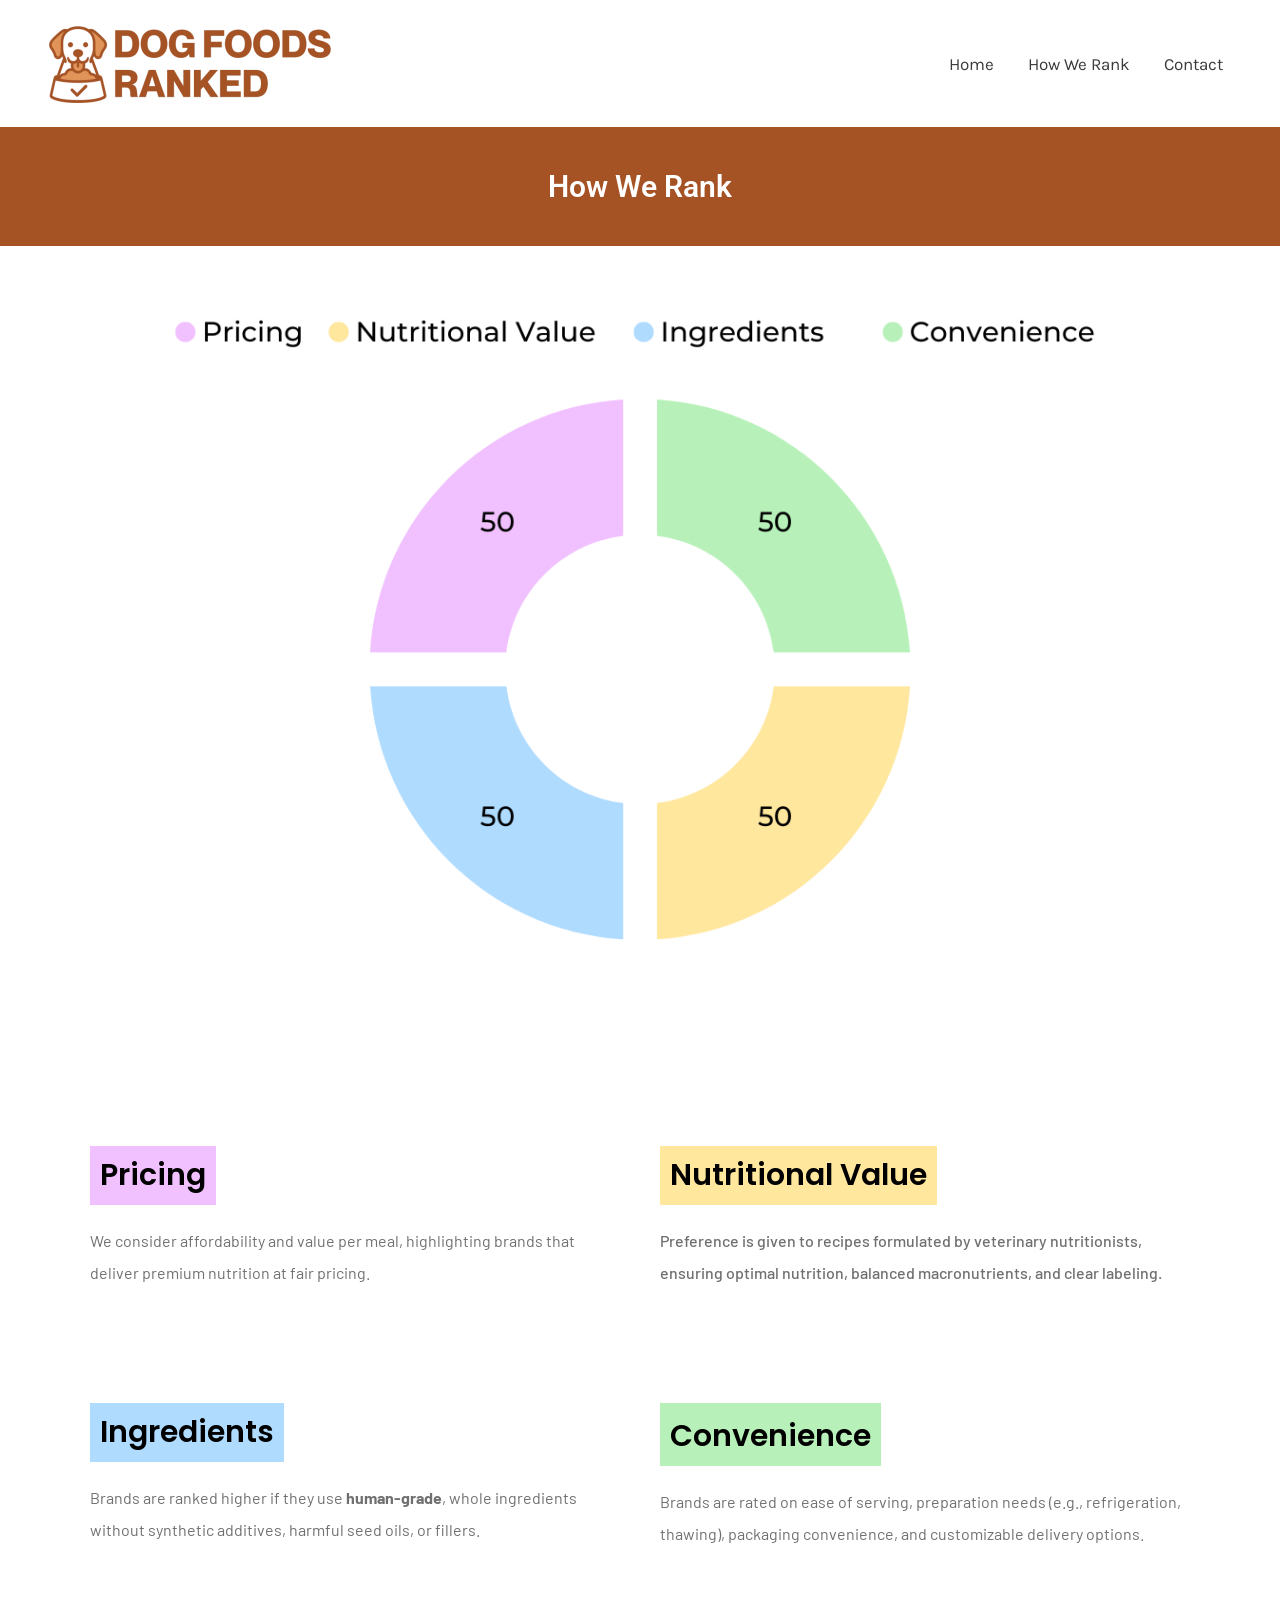
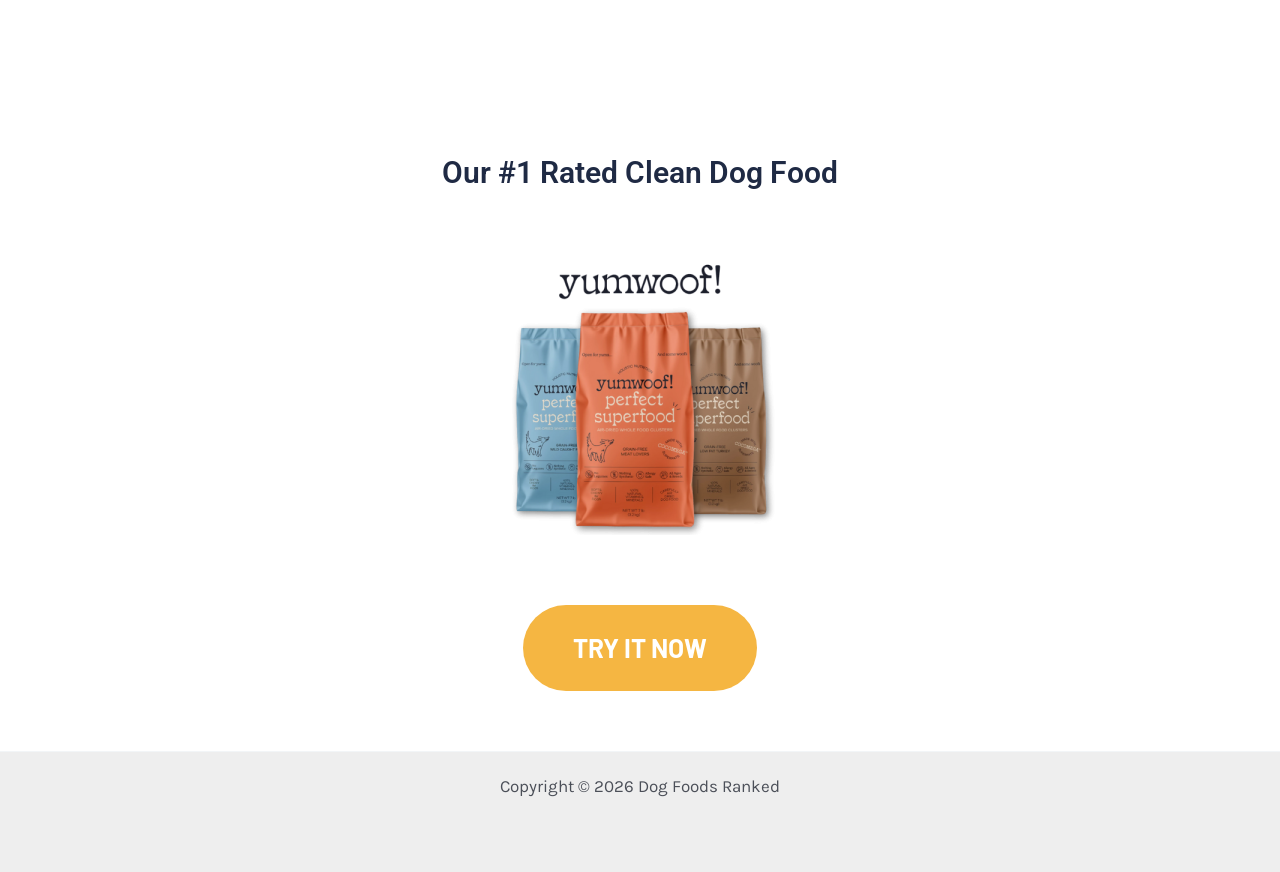
<file: how-we-rank/index.html>
<!DOCTYPE html>
<html lang="en-US">
<head>
<meta charset="UTF-8">
<meta name="viewport" content="width=device-width, initial-scale=1">
	<link rel="profile" href="https://gmpg.org/xfn/11"> 
	<title>How We Rank &#8211; Dog Foods Ranked</title>
<meta name='robots' content='max-image-preview:large' />
<link rel='dns-prefetch' href='https://fonts.googleapis.com/' />
<link rel="alternate" type="application/rss+xml" title="Dog Foods Ranked &raquo; Feed" href="https://dogfoodsranked.com/feed/" />
<link rel="alternate" type="application/rss+xml" title="Dog Foods Ranked &raquo; Comments Feed" href="https://dogfoodsranked.com/comments/feed/" />
<link rel="alternate" type="application/rss+xml" title="Dog Foods Ranked &raquo; How We Rank Comments Feed" href="https://dogfoodsranked.com/how-we-rank/feed/" />
<style id="wp-img-auto-sizes-contain-inline-css">
img:is([sizes=auto i],[sizes^="auto," i]){contain-intrinsic-size:3000px 1500px}
/*# sourceURL=wp-img-auto-sizes-contain-inline-css */
</style>
<link rel='stylesheet' id='astra-theme-css-css' href='../wp-content/themes/astra/assets/css/minified/main.min.css@ver=4.11.14.css' media='all' />
<style id="astra-theme-css-inline-css">
:root{--ast-post-nav-space:0;--ast-container-default-xlg-padding:2.5em;--ast-container-default-lg-padding:2.5em;--ast-container-default-slg-padding:2em;--ast-container-default-md-padding:2.5em;--ast-container-default-sm-padding:2.5em;--ast-container-default-xs-padding:2.4em;--ast-container-default-xxs-padding:1.8em;--ast-code-block-background:#ECEFF3;--ast-comment-inputs-background:#F9FAFB;--ast-normal-container-width:1200px;--ast-narrow-container-width:750px;--ast-blog-title-font-weight:600;--ast-blog-meta-weight:600;--ast-global-color-primary:var(--ast-global-color-5);--ast-global-color-secondary:var(--ast-global-color-4);--ast-global-color-alternate-background:var(--ast-global-color-7);--ast-global-color-subtle-background:var(--ast-global-color-6);--ast-bg-style-guide:#F8FAFC;--ast-shadow-style-guide:0px 0px 4px 0 #00000057;--ast-global-dark-bg-style:#fff;--ast-global-dark-lfs:#fbfbfb;--ast-widget-bg-color:#fafafa;--ast-wc-container-head-bg-color:#fbfbfb;--ast-title-layout-bg:#eeeeee;--ast-search-border-color:#e7e7e7;--ast-lifter-hover-bg:#e6e6e6;--ast-gallery-block-color:#000;--srfm-color-input-label:var(--ast-global-color-2);}html{font-size:106.25%;}a{color:var(--ast-global-color-0);}a:hover,a:focus{color:var(--ast-global-color-1);}body,button,input,select,textarea,.ast-button,.ast-custom-button{font-family:'Karla',sans-serif;font-weight:inherit;font-size:17px;font-size:1rem;line-height:var(--ast-body-line-height,1.65em);}blockquote{color:var(--ast-global-color-3);}h1,h2,h3,h4,h5,h6,.entry-content :where(h1,h2,h3,h4,h5,h6),.site-title,.site-title a{font-family:'Rubik',sans-serif;font-weight:600;}.site-title{font-size:35px;font-size:2.0588235294118rem;display:none;}header .custom-logo-link img{max-width:300px;width:300px;}.astra-logo-svg{width:300px;}.site-header .site-description{font-size:15px;font-size:0.88235294117647rem;display:none;}.entry-title{font-size:20px;font-size:1.1764705882353rem;}.ast-blog-single-element.ast-taxonomy-container a{font-size:14px;font-size:0.82352941176471rem;}.ast-blog-meta-container{font-size:13px;font-size:0.76470588235294rem;}.archive .ast-article-post .ast-article-inner,.blog .ast-article-post .ast-article-inner,.archive .ast-article-post .ast-article-inner:hover,.blog .ast-article-post .ast-article-inner:hover{border-top-left-radius:6px;border-top-right-radius:6px;border-bottom-right-radius:6px;border-bottom-left-radius:6px;overflow:hidden;}h1,.entry-content :where(h1){font-size:48px;font-size:2.8235294117647rem;font-weight:600;font-family:'Rubik',sans-serif;line-height:1.4em;}h2,.entry-content :where(h2){font-size:30px;font-size:1.7647058823529rem;font-weight:600;font-family:'Rubik',sans-serif;line-height:1.3em;}h3,.entry-content :where(h3){font-size:30px;font-size:1.7647058823529rem;font-weight:600;font-family:'Rubik',sans-serif;line-height:1.3em;}h4,.entry-content :where(h4){font-size:24px;font-size:1.4117647058824rem;line-height:1.2em;font-weight:600;font-family:'Rubik',sans-serif;}h5,.entry-content :where(h5){font-size:21px;font-size:1.2352941176471rem;line-height:1.2em;font-weight:600;font-family:'Rubik',sans-serif;}h6,.entry-content :where(h6){font-size:17px;font-size:1rem;line-height:1.25em;font-weight:600;font-family:'Rubik',sans-serif;}::selection{background-color:#1f2a44;color:#ffffff;}body,h1,h2,h3,h4,h5,h6,.entry-title a,.entry-content :where(h1,h2,h3,h4,h5,h6){color:var(--ast-global-color-3);}.tagcloud a:hover,.tagcloud a:focus,.tagcloud a.current-item{color:#000000;border-color:var(--ast-global-color-0);background-color:var(--ast-global-color-0);}input:focus,input[type="text"]:focus,input[type="email"]:focus,input[type="url"]:focus,input[type="password"]:focus,input[type="reset"]:focus,input[type="search"]:focus,textarea:focus{border-color:var(--ast-global-color-0);}input[type="radio"]:checked,input[type=reset],input[type="checkbox"]:checked,input[type="checkbox"]:hover:checked,input[type="checkbox"]:focus:checked,input[type=range]::-webkit-slider-thumb{border-color:var(--ast-global-color-0);background-color:var(--ast-global-color-0);box-shadow:none;}.site-footer a:hover + .post-count,.site-footer a:focus + .post-count{background:var(--ast-global-color-0);border-color:var(--ast-global-color-0);}.single .nav-links .nav-previous,.single .nav-links .nav-next{color:var(--ast-global-color-0);}.entry-meta,.entry-meta *{line-height:1.45;color:var(--ast-global-color-0);font-weight:600;}.entry-meta a:not(.ast-button):hover,.entry-meta a:not(.ast-button):hover *,.entry-meta a:not(.ast-button):focus,.entry-meta a:not(.ast-button):focus *,.page-links > .page-link,.page-links .page-link:hover,.post-navigation a:hover{color:var(--ast-global-color-1);}#cat option,.secondary .calendar_wrap thead a,.secondary .calendar_wrap thead a:visited{color:var(--ast-global-color-0);}.secondary .calendar_wrap #today,.ast-progress-val span{background:var(--ast-global-color-0);}.secondary a:hover + .post-count,.secondary a:focus + .post-count{background:var(--ast-global-color-0);border-color:var(--ast-global-color-0);}.calendar_wrap #today > a{color:#000000;}.page-links .page-link,.single .post-navigation a{color:var(--ast-global-color-3);}.ast-search-menu-icon .search-form button.search-submit{padding:0 4px;}.ast-search-menu-icon form.search-form{padding-right:0;}.ast-search-menu-icon.slide-search input.search-field{width:0;}.ast-header-search .ast-search-menu-icon.ast-dropdown-active .search-form,.ast-header-search .ast-search-menu-icon.ast-dropdown-active .search-field:focus{transition:all 0.2s;}.search-form input.search-field:focus{outline:none;}.ast-search-menu-icon .search-form button.search-submit:focus,.ast-theme-transparent-header .ast-header-search .ast-dropdown-active .ast-icon,.ast-theme-transparent-header .ast-inline-search .search-field:focus .ast-icon{color:var(--ast-global-color-1);}.ast-header-search .slide-search .search-form{border:2px solid var(--ast-global-color-0);}.ast-header-search .slide-search .search-field{background-color:(--ast-global-dark-bg-style);}.ast-archive-title{color:var(--ast-global-color-2);}.widget-title,.widget .wp-block-heading{font-size:24px;font-size:1.4117647058824rem;color:var(--ast-global-color-2);}.ast-single-post .entry-content a,.ast-comment-content a:not(.ast-comment-edit-reply-wrap a){text-decoration:underline;}.ast-single-post .elementor-widget-button .elementor-button,.ast-single-post .entry-content .uagb-tab a,.ast-single-post .entry-content .uagb-ifb-cta a,.ast-single-post .entry-content .uabb-module-content a,.ast-single-post .entry-content .uagb-post-grid a,.ast-single-post .entry-content .uagb-timeline a,.ast-single-post .entry-content .uagb-toc__wrap a,.ast-single-post .entry-content .uagb-taxomony-box a,.entry-content .wp-block-latest-posts > li > a,.ast-single-post .entry-content .wp-block-file__button,a.ast-post-filter-single,.ast-single-post .ast-comment-content .comment-reply-link,.ast-single-post .ast-comment-content .comment-edit-link{text-decoration:none;}.ast-search-menu-icon.slide-search a:focus-visible:focus-visible,.astra-search-icon:focus-visible,#close:focus-visible,a:focus-visible,.ast-menu-toggle:focus-visible,.site .skip-link:focus-visible,.wp-block-loginout input:focus-visible,.wp-block-search.wp-block-search__button-inside .wp-block-search__inside-wrapper,.ast-header-navigation-arrow:focus-visible,.ast-orders-table__row .ast-orders-table__cell:focus-visible,a#ast-apply-coupon:focus-visible,#ast-apply-coupon:focus-visible,#close:focus-visible,.button.search-submit:focus-visible,#search_submit:focus,.normal-search:focus-visible,.ast-header-account-wrap:focus-visible,.astra-cart-drawer-close:focus,.ast-single-variation:focus,.ast-button:focus{outline-style:dotted;outline-color:inherit;outline-width:thin;}input:focus,input[type="text"]:focus,input[type="email"]:focus,input[type="url"]:focus,input[type="password"]:focus,input[type="reset"]:focus,input[type="search"]:focus,input[type="number"]:focus,textarea:focus,.wp-block-search__input:focus,[data-section="section-header-mobile-trigger"] .ast-button-wrap .ast-mobile-menu-trigger-minimal:focus,.ast-mobile-popup-drawer.active .menu-toggle-close:focus,#ast-scroll-top:focus,#coupon_code:focus,#ast-coupon-code:focus{border-style:dotted;border-color:inherit;border-width:thin;}input{outline:none;}.ast-logo-title-inline .site-logo-img{padding-right:1em;}.site-logo-img img{ transition:all 0.2s linear;}body .ast-oembed-container *{position:absolute;top:0;width:100%;height:100%;left:0;}body .wp-block-embed-pocket-casts .ast-oembed-container *{position:unset;}.ast-single-post-featured-section + article {margin-top: 2em;}.site-content .ast-single-post-featured-section img {width: 100%;overflow: hidden;object-fit: cover;}.ast-separate-container .site-content .ast-single-post-featured-section + article {margin-top: -80px;z-index: 9;position: relative;border-radius: 4px;}@media (min-width: 922px) {.ast-no-sidebar .site-content .ast-article-image-container--wide {margin-left: -120px;margin-right: -120px;max-width: unset;width: unset;}.ast-left-sidebar .site-content .ast-article-image-container--wide,.ast-right-sidebar .site-content .ast-article-image-container--wide {margin-left: -10px;margin-right: -10px;}.site-content .ast-article-image-container--full {margin-left: calc( -50vw + 50%);margin-right: calc( -50vw + 50%);max-width: 100vw;width: 100vw;}.ast-left-sidebar .site-content .ast-article-image-container--full,.ast-right-sidebar .site-content .ast-article-image-container--full {margin-left: -10px;margin-right: -10px;max-width: inherit;width: auto;}}.site > .ast-single-related-posts-container {margin-top: 0;}@media (min-width: 922px) {.ast-desktop .ast-container--narrow {max-width: var(--ast-narrow-container-width);margin: 0 auto;}}.ast-page-builder-template .hentry {margin: 0;}.ast-page-builder-template .site-content > .ast-container {max-width: 100%;padding: 0;}.ast-page-builder-template .site .site-content #primary {padding: 0;margin: 0;}.ast-page-builder-template .no-results {text-align: center;margin: 4em auto;}.ast-page-builder-template .ast-pagination {padding: 2em;}.ast-page-builder-template .entry-header.ast-no-title.ast-no-thumbnail {margin-top: 0;}.ast-page-builder-template .entry-header.ast-header-without-markup {margin-top: 0;margin-bottom: 0;}.ast-page-builder-template .entry-header.ast-no-title.ast-no-meta {margin-bottom: 0;}.ast-page-builder-template.single .post-navigation {padding-bottom: 2em;}.ast-page-builder-template.single-post .site-content > .ast-container {max-width: 100%;}.ast-page-builder-template .entry-header {margin-top: 2em;margin-left: auto;margin-right: auto;}.ast-page-builder-template .ast-archive-description {margin: 2em auto 0;padding-left: 20px;padding-right: 20px;}.ast-page-builder-template .ast-row {margin-left: 0;margin-right: 0;}.single.ast-page-builder-template .entry-header + .entry-content,.single.ast-page-builder-template .ast-single-entry-banner + .site-content article .entry-content {margin-bottom: 2em;}@media(min-width: 921px) {.ast-page-builder-template.archive.ast-right-sidebar .ast-row article,.ast-page-builder-template.archive.ast-left-sidebar .ast-row article {padding-left: 0;padding-right: 0;}}input[type="text"],input[type="number"],input[type="email"],input[type="url"],input[type="password"],input[type="search"],input[type=reset],input[type=tel],input[type=date],select,textarea{font-size:16px;font-style:normal;font-weight:400;line-height:24px;width:100%;padding:12px 16px;border-radius:4px;box-shadow:0px 1px 2px 0px rgba(0,0,0,0.05);color:var(--ast-form-input-text,#475569);}input[type="text"],input[type="number"],input[type="email"],input[type="url"],input[type="password"],input[type="search"],input[type=reset],input[type=tel],input[type=date],select{height:40px;}input[type="date"]{border-width:1px;border-style:solid;border-color:var(--ast-border-color);background:var( --ast-global-color-secondary,--ast-global-color-5 );}input[type="text"]:focus,input[type="number"]:focus,input[type="email"]:focus,input[type="url"]:focus,input[type="password"]:focus,input[type="search"]:focus,input[type=reset]:focus,input[type="tel"]:focus,input[type="date"]:focus,select:focus,textarea:focus{border-color:#046BD2;box-shadow:none;outline:none;color:var(--ast-form-input-focus-text,#475569);}label,legend{color:#111827;font-size:14px;font-style:normal;font-weight:500;line-height:20px;}select{padding:6px 10px;}fieldset{padding:30px;border-radius:4px;}button,.ast-button,.button,input[type="button"],input[type="reset"],input[type="submit"]{border-radius:4px;box-shadow:0px 1px 2px 0px rgba(0,0,0,0.05);}:root{--ast-comment-inputs-background:#FFF;}::placeholder{color:var(--ast-form-field-color,#9CA3AF);}::-ms-input-placeholder{color:var(--ast-form-field-color,#9CA3AF);}@media (max-width:921.9px){#ast-desktop-header{display:none;}}@media (min-width:922px){#ast-mobile-header{display:none;}}.wp-block-buttons.aligncenter{justify-content:center;}@media (max-width:921px){.ast-theme-transparent-header #primary,.ast-theme-transparent-header #secondary{padding:0;}}@media (max-width:921px){.ast-plain-container.ast-no-sidebar #primary{padding:0;}}.ast-plain-container.ast-no-sidebar #primary{margin-top:0;margin-bottom:0;}.wp-block-button.is-style-outline .wp-block-button__link{border-color:var(--ast-global-color-0);}div.wp-block-button.is-style-outline > .wp-block-button__link:not(.has-text-color),div.wp-block-button.wp-block-button__link.is-style-outline:not(.has-text-color){color:var(--ast-global-color-0);}.wp-block-button.is-style-outline .wp-block-button__link:hover,.wp-block-buttons .wp-block-button.is-style-outline .wp-block-button__link:focus,.wp-block-buttons .wp-block-button.is-style-outline > .wp-block-button__link:not(.has-text-color):hover,.wp-block-buttons .wp-block-button.wp-block-button__link.is-style-outline:not(.has-text-color):hover{color:var(--ast-global-color-5);background-color:#2fca9e;border-color:#2fca9e;}.post-page-numbers.current .page-link,.ast-pagination .page-numbers.current{color:#ffffff;border-color:#1f2a44;background-color:#1f2a44;}.wp-block-buttons .wp-block-button.is-style-outline .wp-block-button__link.wp-element-button,.ast-outline-button,.wp-block-uagb-buttons-child .uagb-buttons-repeater.ast-outline-button{border-color:var(--ast-global-color-7);font-family:inherit;font-weight:600;font-size:20px;font-size:1.1764705882353rem;line-height:1em;padding-top:20px;padding-right:40px;padding-bottom:20px;padding-left:40px;border-top-left-radius:50px;border-top-right-radius:50px;border-bottom-right-radius:50px;border-bottom-left-radius:50px;}.wp-block-buttons .wp-block-button.is-style-outline > .wp-block-button__link:not(.has-text-color),.wp-block-buttons .wp-block-button.wp-block-button__link.is-style-outline:not(.has-text-color),.ast-outline-button{color:var(--ast-global-color-2);}.wp-block-button.is-style-outline .wp-block-button__link:hover,.wp-block-buttons .wp-block-button.is-style-outline .wp-block-button__link:focus,.wp-block-buttons .wp-block-button.is-style-outline > .wp-block-button__link:not(.has-text-color):hover,.wp-block-buttons .wp-block-button.wp-block-button__link.is-style-outline:not(.has-text-color):hover,.ast-outline-button:hover,.ast-outline-button:focus,.wp-block-uagb-buttons-child .uagb-buttons-repeater.ast-outline-button:hover,.wp-block-uagb-buttons-child .uagb-buttons-repeater.ast-outline-button:focus{color:var(--ast-global-color-2);background-color:var(--ast-global-color-7);border-color:#2fca9e;}.ast-single-post .entry-content a.ast-outline-button,.ast-single-post .entry-content .is-style-outline>.wp-block-button__link{text-decoration:none;}.wp-block-button .wp-block-button__link.wp-element-button.is-style-outline:not(.has-background),.wp-block-button.is-style-outline>.wp-block-button__link.wp-element-button:not(.has-background),.ast-outline-button{background-color:var(--ast-global-color-7);}.uagb-buttons-repeater.ast-outline-button{border-radius:9999px;}@media (max-width:921px){.wp-block-buttons .wp-block-button.is-style-outline .wp-block-button__link.wp-element-button,.ast-outline-button,.wp-block-uagb-buttons-child .uagb-buttons-repeater.ast-outline-button{padding-top:18px;padding-right:32px;padding-bottom:18px;padding-left:32px;}}@media (max-width:544px){.wp-block-buttons .wp-block-button.is-style-outline .wp-block-button__link.wp-element-button,.ast-outline-button,.wp-block-uagb-buttons-child .uagb-buttons-repeater.ast-outline-button{padding-top:15px;padding-right:28px;padding-bottom:15px;padding-left:28px;}}.entry-content[data-ast-blocks-layout] > figure{margin-bottom:1em;}h1.widget-title{font-weight:600;}h2.widget-title{font-weight:600;}h3.widget-title{font-weight:600;}#page{display:flex;flex-direction:column;min-height:100vh;}.ast-404-layout-1 h1.page-title{color:var(--ast-global-color-2);}.single .post-navigation a{line-height:1em;height:inherit;}.error-404 .page-sub-title{font-size:1.5rem;font-weight:inherit;}.search .site-content .content-area .search-form{margin-bottom:0;}#page .site-content{flex-grow:1;}.widget{margin-bottom:1.25em;}#secondary li{line-height:1.5em;}#secondary .wp-block-group h2{margin-bottom:0.7em;}#secondary h2{font-size:1.7rem;}.ast-separate-container .ast-article-post,.ast-separate-container .ast-article-single,.ast-separate-container .comment-respond{padding:3em;}.ast-separate-container .ast-article-single .ast-article-single{padding:0;}.ast-article-single .wp-block-post-template-is-layout-grid{padding-left:0;}.ast-separate-container .comments-title,.ast-narrow-container .comments-title{padding:1.5em 2em;}.ast-page-builder-template .comment-form-textarea,.ast-comment-formwrap .ast-grid-common-col{padding:0;}.ast-comment-formwrap{padding:0;display:inline-flex;column-gap:20px;width:100%;margin-left:0;margin-right:0;}.comments-area textarea#comment:focus,.comments-area textarea#comment:active,.comments-area .ast-comment-formwrap input[type="text"]:focus,.comments-area .ast-comment-formwrap input[type="text"]:active {box-shadow:none;outline:none;}.archive.ast-page-builder-template .entry-header{margin-top:2em;}.ast-page-builder-template .ast-comment-formwrap{width:100%;}.entry-title{margin-bottom:0.6em;}.ast-archive-description p{font-size:inherit;font-weight:inherit;line-height:inherit;}.ast-separate-container .ast-comment-list li.depth-1,.hentry{margin-bottom:1.5em;}.site-content section.ast-archive-description{margin-bottom:2em;}@media (min-width:921px){.ast-left-sidebar.ast-page-builder-template #secondary,.archive.ast-right-sidebar.ast-page-builder-template .site-main{padding-left:20px;padding-right:20px;}}@media (max-width:544px){.ast-comment-formwrap.ast-row{column-gap:10px;display:inline-block;}#ast-commentform .ast-grid-common-col{position:relative;width:100%;}}@media (min-width:1201px){.ast-separate-container .ast-article-post,.ast-separate-container .ast-article-single,.ast-separate-container .ast-author-box,.ast-separate-container .ast-404-layout-1,.ast-separate-container .no-results{padding:3em;}}@media (max-width:921px){.ast-left-sidebar #content > .ast-container{display:flex;flex-direction:column-reverse;width:100%;}}@media (min-width:922px){.ast-separate-container.ast-right-sidebar #primary,.ast-separate-container.ast-left-sidebar #primary{border:0;}.search-no-results.ast-separate-container #primary{margin-bottom:4em;}}.wp-block-button .wp-block-button__link{color:var(--ast-global-color-5);}.wp-block-button .wp-block-button__link:hover,.wp-block-button .wp-block-button__link:focus{color:var(--ast-global-color-5);background-color:#2fca9e;border-color:#2fca9e;}.elementor-widget-heading h1.elementor-heading-title{line-height:1.4em;}.elementor-widget-heading h2.elementor-heading-title{line-height:1.3em;}.elementor-widget-heading h3.elementor-heading-title{line-height:1.3em;}.elementor-widget-heading h4.elementor-heading-title{line-height:1.2em;}.elementor-widget-heading h5.elementor-heading-title{line-height:1.2em;}.elementor-widget-heading h6.elementor-heading-title{line-height:1.25em;}.wp-block-button .wp-block-button__link,.wp-block-search .wp-block-search__button,body .wp-block-file .wp-block-file__button{border-style:solid;border-top-width:0px;border-right-width:0px;border-left-width:0px;border-bottom-width:0px;border-color:var(--ast-global-color-0);background-color:var(--ast-global-color-0);color:var(--ast-global-color-5);font-family:inherit;font-weight:600;line-height:1em;font-size:20px;font-size:1.1764705882353rem;border-top-left-radius:50px;border-top-right-radius:50px;border-bottom-right-radius:50px;border-bottom-left-radius:50px;padding-top:20px;padding-right:40px;padding-bottom:20px;padding-left:40px;}.ast-single-post .entry-content .wp-block-button .wp-block-button__link,.ast-single-post .entry-content .wp-block-search .wp-block-search__button,body .entry-content .wp-block-file .wp-block-file__button{text-decoration:none;}@media (max-width:921px){.wp-block-button .wp-block-button__link,.wp-block-search .wp-block-search__button,body .wp-block-file .wp-block-file__button{padding-top:18px;padding-right:32px;padding-bottom:18px;padding-left:32px;}}@media (max-width:544px){.wp-block-button .wp-block-button__link,.wp-block-search .wp-block-search__button,body .wp-block-file .wp-block-file__button{padding-top:15px;padding-right:28px;padding-bottom:15px;padding-left:28px;}}.menu-toggle,button,.ast-button,.ast-custom-button,.button,input#submit,input[type="button"],input[type="submit"],input[type="reset"],#comments .submit,.search .search-submit,form[CLASS*="wp-block-search__"].wp-block-search .wp-block-search__inside-wrapper .wp-block-search__button,body .wp-block-file .wp-block-file__button,.search .search-submit{border-style:solid;border-top-width:0px;border-right-width:0px;border-left-width:0px;border-bottom-width:0px;color:var(--ast-global-color-5);border-color:var(--ast-global-color-0);background-color:var(--ast-global-color-0);padding-top:20px;padding-right:40px;padding-bottom:20px;padding-left:40px;font-family:inherit;font-weight:600;font-size:20px;font-size:1.1764705882353rem;line-height:1em;border-top-left-radius:50px;border-top-right-radius:50px;border-bottom-right-radius:50px;border-bottom-left-radius:50px;}button:focus,.menu-toggle:hover,button:hover,.ast-button:hover,.ast-custom-button:hover .button:hover,.ast-custom-button:hover ,input[type=reset]:hover,input[type=reset]:focus,input#submit:hover,input#submit:focus,input[type="button"]:hover,input[type="button"]:focus,input[type="submit"]:hover,input[type="submit"]:focus,form[CLASS*="wp-block-search__"].wp-block-search .wp-block-search__inside-wrapper .wp-block-search__button:hover,form[CLASS*="wp-block-search__"].wp-block-search .wp-block-search__inside-wrapper .wp-block-search__button:focus,body .wp-block-file .wp-block-file__button:hover,body .wp-block-file .wp-block-file__button:focus{color:var(--ast-global-color-5);background-color:#2fca9e;border-color:#2fca9e;}form[CLASS*="wp-block-search__"].wp-block-search .wp-block-search__inside-wrapper .wp-block-search__button.has-icon{padding-top:calc(20px - 3px);padding-right:calc(40px - 3px);padding-bottom:calc(20px - 3px);padding-left:calc(40px - 3px);}@media (max-width:921px){.menu-toggle,button,.ast-button,.ast-custom-button,.button,input#submit,input[type="button"],input[type="submit"],input[type="reset"],#comments .submit,.search .search-submit,form[CLASS*="wp-block-search__"].wp-block-search .wp-block-search__inside-wrapper .wp-block-search__button,body .wp-block-file .wp-block-file__button,.search .search-submit{padding-top:18px;padding-right:32px;padding-bottom:18px;padding-left:32px;}}@media (max-width:544px){.menu-toggle,button,.ast-button,.ast-custom-button,.button,input#submit,input[type="button"],input[type="submit"],input[type="reset"],#comments .submit,.search .search-submit,form[CLASS*="wp-block-search__"].wp-block-search .wp-block-search__inside-wrapper .wp-block-search__button,body .wp-block-file .wp-block-file__button,.search .search-submit{padding-top:15px;padding-right:28px;padding-bottom:15px;padding-left:28px;}}@media (max-width:921px){.ast-mobile-header-stack .main-header-bar .ast-search-menu-icon{display:inline-block;}.ast-header-break-point.ast-header-custom-item-outside .ast-mobile-header-stack .main-header-bar .ast-search-icon{margin:0;}.ast-comment-avatar-wrap img{max-width:2.5em;}.ast-comment-meta{padding:0 1.8888em 1.3333em;}}@media (min-width:544px){.ast-container{max-width:100%;}}@media (max-width:544px){.ast-separate-container .ast-article-post,.ast-separate-container .ast-article-single,.ast-separate-container .comments-title,.ast-separate-container .ast-archive-description{padding:1.5em 1em;}.ast-separate-container #content .ast-container{padding-left:0.54em;padding-right:0.54em;}.ast-separate-container .ast-comment-list .bypostauthor{padding:.5em;}.ast-search-menu-icon.ast-dropdown-active .search-field{width:170px;}} #ast-mobile-header .ast-site-header-cart-li a{pointer-events:none;}@media (max-width:921px){.widget-title{font-size:24px;font-size:1.4117647058824rem;}body,button,input,select,textarea,.ast-button,.ast-custom-button{font-size:17px;font-size:1rem;}#secondary,#secondary button,#secondary input,#secondary select,#secondary textarea{font-size:17px;font-size:1rem;}.site-title{display:none;}.site-header .site-description{display:none;}h1,.entry-content :where(h1){font-size:40px;}h2,.entry-content :where(h2){font-size:32px;}h3,.entry-content :where(h3){font-size:26px;}h4,.entry-content :where(h4){font-size:20px;font-size:1.1764705882353rem;}h5,.entry-content :where(h5){font-size:17px;font-size:1rem;}h6,.entry-content :where(h6){font-size:15px;font-size:0.88235294117647rem;}}@media (max-width:544px){.widget-title{font-size:24px;font-size:1.4117647058824rem;}body,button,input,select,textarea,.ast-button,.ast-custom-button{font-size:17px;font-size:1rem;}#secondary,#secondary button,#secondary input,#secondary select,#secondary textarea{font-size:17px;font-size:1rem;}.site-title{display:none;}.site-header .site-description{display:none;}h1,.entry-content :where(h1){font-size:36px;}h2,.entry-content :where(h2){font-size:28px;}h3,.entry-content :where(h3){font-size:22px;}h4,.entry-content :where(h4){font-size:18px;font-size:1.0588235294118rem;}h5,.entry-content :where(h5){font-size:15px;font-size:0.88235294117647rem;}h6,.entry-content :where(h6){font-size:14px;font-size:0.82352941176471rem;}header .custom-logo-link img,.ast-header-break-point .site-branding img,.ast-header-break-point .custom-logo-link img{max-width:150px;width:150px;}.astra-logo-svg{width:150px;}.ast-header-break-point .site-logo-img .custom-mobile-logo-link img{max-width:150px;}}@media (max-width:544px){html{font-size:106.25%;}}@media (min-width:922px){.ast-container{max-width:1240px;}}@media (min-width:922px){.site-content .ast-container{display:flex;}}@media (max-width:921px){.site-content .ast-container{flex-direction:column;}}@media (min-width:922px){.main-header-menu .sub-menu .menu-item.ast-left-align-sub-menu:hover > .sub-menu,.main-header-menu .sub-menu .menu-item.ast-left-align-sub-menu.focus > .sub-menu{margin-left:-0px;}}.entry-content li > p{margin-bottom:0;}.site .comments-area{padding-bottom:2em;margin-top:2em;}.wp-block-file {display: flex;align-items: center;flex-wrap: wrap;justify-content: space-between;}.wp-block-pullquote {border: none;}.wp-block-pullquote blockquote::before {content: "\201D";font-family: "Helvetica",sans-serif;display: flex;transform: rotate( 180deg );font-size: 6rem;font-style: normal;line-height: 1;font-weight: bold;align-items: center;justify-content: center;}.has-text-align-right > blockquote::before {justify-content: flex-start;}.has-text-align-left > blockquote::before {justify-content: flex-end;}figure.wp-block-pullquote.is-style-solid-color blockquote {max-width: 100%;text-align: inherit;}:root {--wp--custom--ast-default-block-top-padding: 100px;--wp--custom--ast-default-block-right-padding: 80px;--wp--custom--ast-default-block-bottom-padding: 100px;--wp--custom--ast-default-block-left-padding: 80px;--wp--custom--ast-container-width: 1200px;--wp--custom--ast-content-width-size: 1200px;--wp--custom--ast-wide-width-size: calc(1200px + var(--wp--custom--ast-default-block-left-padding) + var(--wp--custom--ast-default-block-right-padding));}.ast-narrow-container {--wp--custom--ast-content-width-size: 750px;--wp--custom--ast-wide-width-size: 750px;}@media(max-width: 921px) {:root {--wp--custom--ast-default-block-top-padding: 50px;--wp--custom--ast-default-block-right-padding: 50px;--wp--custom--ast-default-block-bottom-padding: 50px;--wp--custom--ast-default-block-left-padding: 50px;}}@media(max-width: 544px) {:root {--wp--custom--ast-default-block-top-padding: 50px;--wp--custom--ast-default-block-right-padding: 30px;--wp--custom--ast-default-block-bottom-padding: 50px;--wp--custom--ast-default-block-left-padding: 30px;}}.entry-content > .wp-block-group,.entry-content > .wp-block-cover,.entry-content > .wp-block-columns {padding-top: var(--wp--custom--ast-default-block-top-padding);padding-right: var(--wp--custom--ast-default-block-right-padding);padding-bottom: var(--wp--custom--ast-default-block-bottom-padding);padding-left: var(--wp--custom--ast-default-block-left-padding);}.ast-plain-container.ast-no-sidebar .entry-content > .alignfull,.ast-page-builder-template .ast-no-sidebar .entry-content > .alignfull {margin-left: calc( -50vw + 50%);margin-right: calc( -50vw + 50%);max-width: 100vw;width: 100vw;}.ast-plain-container.ast-no-sidebar .entry-content .alignfull .alignfull,.ast-page-builder-template.ast-no-sidebar .entry-content .alignfull .alignfull,.ast-plain-container.ast-no-sidebar .entry-content .alignfull .alignwide,.ast-page-builder-template.ast-no-sidebar .entry-content .alignfull .alignwide,.ast-plain-container.ast-no-sidebar .entry-content .alignwide .alignfull,.ast-page-builder-template.ast-no-sidebar .entry-content .alignwide .alignfull,.ast-plain-container.ast-no-sidebar .entry-content .alignwide .alignwide,.ast-page-builder-template.ast-no-sidebar .entry-content .alignwide .alignwide,.ast-plain-container.ast-no-sidebar .entry-content .wp-block-column .alignfull,.ast-page-builder-template.ast-no-sidebar .entry-content .wp-block-column .alignfull,.ast-plain-container.ast-no-sidebar .entry-content .wp-block-column .alignwide,.ast-page-builder-template.ast-no-sidebar .entry-content .wp-block-column .alignwide {margin-left: auto;margin-right: auto;width: 100%;}[data-ast-blocks-layout] .wp-block-separator:not(.is-style-dots) {height: 0;}[data-ast-blocks-layout] .wp-block-separator {margin: 20px auto;}[data-ast-blocks-layout] .wp-block-separator:not(.is-style-wide):not(.is-style-dots) {max-width: 100px;}[data-ast-blocks-layout] .wp-block-separator.has-background {padding: 0;}.entry-content[data-ast-blocks-layout] > * {max-width: var(--wp--custom--ast-content-width-size);margin-left: auto;margin-right: auto;}.entry-content[data-ast-blocks-layout] > .alignwide {max-width: var(--wp--custom--ast-wide-width-size);}.entry-content[data-ast-blocks-layout] .alignfull {max-width: none;}.entry-content .wp-block-columns {margin-bottom: 0;}blockquote {margin: 1.5em;border-color: rgba(0,0,0,0.05);}.wp-block-quote:not(.has-text-align-right):not(.has-text-align-center) {border-left: 5px solid rgba(0,0,0,0.05);}.has-text-align-right > blockquote,blockquote.has-text-align-right {border-right: 5px solid rgba(0,0,0,0.05);}.has-text-align-left > blockquote,blockquote.has-text-align-left {border-left: 5px solid rgba(0,0,0,0.05);}.wp-block-site-tagline,.wp-block-latest-posts .read-more {margin-top: 15px;}.wp-block-loginout p label {display: block;}.wp-block-loginout p:not(.login-remember):not(.login-submit) input {width: 100%;}.wp-block-loginout input:focus {border-color: transparent;}.wp-block-loginout input:focus {outline: thin dotted;}.entry-content .wp-block-media-text .wp-block-media-text__content {padding: 0 0 0 8%;}.entry-content .wp-block-media-text.has-media-on-the-right .wp-block-media-text__content {padding: 0 8% 0 0;}.entry-content .wp-block-media-text.has-background .wp-block-media-text__content {padding: 8%;}.entry-content .wp-block-cover:not([class*="background-color"]):not(.has-text-color.has-link-color) .wp-block-cover__inner-container,.entry-content .wp-block-cover:not([class*="background-color"]) .wp-block-cover-image-text,.entry-content .wp-block-cover:not([class*="background-color"]) .wp-block-cover-text,.entry-content .wp-block-cover-image:not([class*="background-color"]) .wp-block-cover__inner-container,.entry-content .wp-block-cover-image:not([class*="background-color"]) .wp-block-cover-image-text,.entry-content .wp-block-cover-image:not([class*="background-color"]) .wp-block-cover-text {color: var(--ast-global-color-primary,var(--ast-global-color-5));}.wp-block-loginout .login-remember input {width: 1.1rem;height: 1.1rem;margin: 0 5px 4px 0;vertical-align: middle;}.wp-block-latest-posts > li > *:first-child,.wp-block-latest-posts:not(.is-grid) > li:first-child {margin-top: 0;}.entry-content > .wp-block-buttons,.entry-content > .wp-block-uagb-buttons {margin-bottom: 1.5em;}.wp-block-search__inside-wrapper .wp-block-search__input {padding: 0 10px;color: var(--ast-global-color-3);background: var(--ast-global-color-primary,var(--ast-global-color-5));border-color: var(--ast-border-color);}.wp-block-latest-posts .read-more {margin-bottom: 1.5em;}.wp-block-search__no-button .wp-block-search__inside-wrapper .wp-block-search__input {padding-top: 5px;padding-bottom: 5px;}.wp-block-latest-posts .wp-block-latest-posts__post-date,.wp-block-latest-posts .wp-block-latest-posts__post-author {font-size: 1rem;}.wp-block-latest-posts > li > *,.wp-block-latest-posts:not(.is-grid) > li {margin-top: 12px;margin-bottom: 12px;}.ast-page-builder-template .entry-content[data-ast-blocks-layout] > .alignwide:where(:not(.uagb-is-root-container):not(.spectra-is-root-container)) > * {max-width: var(--wp--custom--ast-wide-width-size);}.ast-page-builder-template .entry-content[data-ast-blocks-layout] > .inherit-container-width > *,.ast-page-builder-template .entry-content[data-ast-blocks-layout] > *:not(.wp-block-group):where(:not(.uagb-is-root-container):not(.spectra-is-root-container)) > *,.entry-content[data-ast-blocks-layout] > .wp-block-cover .wp-block-cover__inner-container {max-width: var(--wp--custom--ast-content-width-size) ;margin-left: auto;margin-right: auto;}.ast-page-builder-template .entry-content[data-ast-blocks-layout] > *,.ast-page-builder-template .entry-content[data-ast-blocks-layout] > .alignfull:where(:not(.wp-block-group):not(.uagb-is-root-container):not(.spectra-is-root-container)) > * {max-width: none;}.entry-content[data-ast-blocks-layout] .wp-block-cover:not(.alignleft):not(.alignright) {width: auto;}@media(max-width: 1200px) {.ast-separate-container .entry-content > .alignfull,.ast-separate-container .entry-content[data-ast-blocks-layout] > .alignwide,.ast-plain-container .entry-content[data-ast-blocks-layout] > .alignwide,.ast-plain-container .entry-content .alignfull {margin-left: calc(-1 * min(var(--ast-container-default-xlg-padding),20px)) ;margin-right: calc(-1 * min(var(--ast-container-default-xlg-padding),20px));}}@media(min-width: 1201px) {.ast-separate-container .entry-content > .alignfull {margin-left: calc(-1 * var(--ast-container-default-xlg-padding) );margin-right: calc(-1 * var(--ast-container-default-xlg-padding) );}.ast-separate-container .entry-content[data-ast-blocks-layout] > .alignwide,.ast-plain-container .entry-content[data-ast-blocks-layout] > .alignwide {margin-left: calc(-1 * var(--wp--custom--ast-default-block-left-padding) );margin-right: calc(-1 * var(--wp--custom--ast-default-block-right-padding) );}}@media(min-width: 921px) {.ast-separate-container .entry-content .wp-block-group.alignwide:not(.inherit-container-width) > :where(:not(.alignleft):not(.alignright)),.ast-plain-container .entry-content .wp-block-group.alignwide:not(.inherit-container-width) > :where(:not(.alignleft):not(.alignright)) {max-width: calc( var(--wp--custom--ast-content-width-size) + 80px );}.ast-plain-container.ast-right-sidebar .entry-content[data-ast-blocks-layout] .alignfull,.ast-plain-container.ast-left-sidebar .entry-content[data-ast-blocks-layout] .alignfull {margin-left: -60px;margin-right: -60px;}}@media(min-width: 544px) {.entry-content > .alignleft {margin-right: 20px;}.entry-content > .alignright {margin-left: 20px;}}@media (max-width:544px){.wp-block-columns .wp-block-column:not(:last-child){margin-bottom:20px;}.wp-block-latest-posts{margin:0;}}@media( max-width: 600px ) {.entry-content .wp-block-media-text .wp-block-media-text__content,.entry-content .wp-block-media-text.has-media-on-the-right .wp-block-media-text__content {padding: 8% 0 0;}.entry-content .wp-block-media-text.has-background .wp-block-media-text__content {padding: 8%;}}.ast-narrow-container .site-content .wp-block-uagb-image--align-full .wp-block-uagb-image__figure {max-width: 100%;margin-left: auto;margin-right: auto;}.entry-content ul,.entry-content ol {padding: revert;margin: revert;padding-left: 20px;}:root .has-ast-global-color-0-color{color:var(--ast-global-color-0);}:root .has-ast-global-color-0-background-color{background-color:var(--ast-global-color-0);}:root .wp-block-button .has-ast-global-color-0-color{color:var(--ast-global-color-0);}:root .wp-block-button .has-ast-global-color-0-background-color{background-color:var(--ast-global-color-0);}:root .has-ast-global-color-1-color{color:var(--ast-global-color-1);}:root .has-ast-global-color-1-background-color{background-color:var(--ast-global-color-1);}:root .wp-block-button .has-ast-global-color-1-color{color:var(--ast-global-color-1);}:root .wp-block-button .has-ast-global-color-1-background-color{background-color:var(--ast-global-color-1);}:root .has-ast-global-color-2-color{color:var(--ast-global-color-2);}:root .has-ast-global-color-2-background-color{background-color:var(--ast-global-color-2);}:root .wp-block-button .has-ast-global-color-2-color{color:var(--ast-global-color-2);}:root .wp-block-button .has-ast-global-color-2-background-color{background-color:var(--ast-global-color-2);}:root .has-ast-global-color-3-color{color:var(--ast-global-color-3);}:root .has-ast-global-color-3-background-color{background-color:var(--ast-global-color-3);}:root .wp-block-button .has-ast-global-color-3-color{color:var(--ast-global-color-3);}:root .wp-block-button .has-ast-global-color-3-background-color{background-color:var(--ast-global-color-3);}:root .has-ast-global-color-4-color{color:var(--ast-global-color-4);}:root .has-ast-global-color-4-background-color{background-color:var(--ast-global-color-4);}:root .wp-block-button .has-ast-global-color-4-color{color:var(--ast-global-color-4);}:root .wp-block-button .has-ast-global-color-4-background-color{background-color:var(--ast-global-color-4);}:root .has-ast-global-color-5-color{color:var(--ast-global-color-5);}:root .has-ast-global-color-5-background-color{background-color:var(--ast-global-color-5);}:root .wp-block-button .has-ast-global-color-5-color{color:var(--ast-global-color-5);}:root .wp-block-button .has-ast-global-color-5-background-color{background-color:var(--ast-global-color-5);}:root .has-ast-global-color-6-color{color:var(--ast-global-color-6);}:root .has-ast-global-color-6-background-color{background-color:var(--ast-global-color-6);}:root .wp-block-button .has-ast-global-color-6-color{color:var(--ast-global-color-6);}:root .wp-block-button .has-ast-global-color-6-background-color{background-color:var(--ast-global-color-6);}:root .has-ast-global-color-7-color{color:var(--ast-global-color-7);}:root .has-ast-global-color-7-background-color{background-color:var(--ast-global-color-7);}:root .wp-block-button .has-ast-global-color-7-color{color:var(--ast-global-color-7);}:root .wp-block-button .has-ast-global-color-7-background-color{background-color:var(--ast-global-color-7);}:root .has-ast-global-color-8-color{color:var(--ast-global-color-8);}:root .has-ast-global-color-8-background-color{background-color:var(--ast-global-color-8);}:root .wp-block-button .has-ast-global-color-8-color{color:var(--ast-global-color-8);}:root .wp-block-button .has-ast-global-color-8-background-color{background-color:var(--ast-global-color-8);}:root{--ast-global-color-0:#f1c453;--ast-global-color-1:#3a3a3a;--ast-global-color-2:#3a3a3a;--ast-global-color-3:#4B4F58;--ast-global-color-4:#F5F5F5;--ast-global-color-5:#FFFFFF;--ast-global-color-6:#F2F5F7;--ast-global-color-7:#424242;--ast-global-color-8:#000000;}:root {--ast-border-color : var(--ast-global-color-6);}.ast-single-entry-banner {-js-display: flex;display: flex;flex-direction: column;justify-content: center;text-align: center;position: relative;background: var(--ast-title-layout-bg);}.ast-single-entry-banner[data-banner-layout="layout-1"] {max-width: 1200px;background: inherit;padding: 20px 0;}.ast-single-entry-banner[data-banner-width-type="custom"] {margin: 0 auto;width: 100%;}.ast-single-entry-banner + .site-content .entry-header {margin-bottom: 0;}.site .ast-author-avatar {--ast-author-avatar-size: ;}a.ast-underline-text {text-decoration: underline;}.ast-container > .ast-terms-link {position: relative;display: block;}a.ast-button.ast-badge-tax {padding: 4px 8px;border-radius: 3px;font-size: inherit;}header.entry-header{text-align:left;}header.entry-header .entry-title{font-weight:600;font-size:32px;font-size:1.8823529411765rem;}header.entry-header > *:not(:last-child){margin-bottom:10px;}header.entry-header .post-thumb-img-content{text-align:center;}header.entry-header .post-thumb img,.ast-single-post-featured-section.post-thumb img{aspect-ratio:16/9;width:100%;height:100%;}@media (max-width:921px){header.entry-header{text-align:left;}}@media (max-width:544px){header.entry-header{text-align:left;}}.ast-archive-entry-banner {-js-display: flex;display: flex;flex-direction: column;justify-content: center;text-align: center;position: relative;background: var(--ast-title-layout-bg);}.ast-archive-entry-banner[data-banner-width-type="custom"] {margin: 0 auto;width: 100%;}.ast-archive-entry-banner[data-banner-layout="layout-1"] {background: inherit;padding: 20px 0;text-align: left;}body.archive .ast-archive-description{max-width:1200px;width:100%;text-align:left;padding-top:3em;padding-right:3em;padding-bottom:3em;padding-left:3em;}body.archive .ast-archive-description .ast-archive-title,body.archive .ast-archive-description .ast-archive-title *{font-weight:600;font-size:32px;font-size:1.8823529411765rem;}body.archive .ast-archive-description > *:not(:last-child){margin-bottom:10px;}@media (max-width:921px){body.archive .ast-archive-description{text-align:left;}}@media (max-width:544px){body.archive .ast-archive-description{text-align:left;}}.ast-breadcrumbs .trail-browse,.ast-breadcrumbs .trail-items,.ast-breadcrumbs .trail-items li{display:inline-block;margin:0;padding:0;border:none;background:inherit;text-indent:0;text-decoration:none;}.ast-breadcrumbs .trail-browse{font-size:inherit;font-style:inherit;font-weight:inherit;color:inherit;}.ast-breadcrumbs .trail-items{list-style:none;}.trail-items li::after{padding:0 0.3em;content:"\00bb";}.trail-items li:last-of-type::after{display:none;}h1,h2,h3,h4,h5,h6,.entry-content :where(h1,h2,h3,h4,h5,h6){color:var(--ast-global-color-2);}.entry-title a{color:var(--ast-global-color-2);}@media (max-width:921px){.ast-builder-grid-row-container.ast-builder-grid-row-tablet-3-firstrow .ast-builder-grid-row > *:first-child,.ast-builder-grid-row-container.ast-builder-grid-row-tablet-3-lastrow .ast-builder-grid-row > *:last-child{grid-column:1 / -1;}}@media (max-width:544px){.ast-builder-grid-row-container.ast-builder-grid-row-mobile-3-firstrow .ast-builder-grid-row > *:first-child,.ast-builder-grid-row-container.ast-builder-grid-row-mobile-3-lastrow .ast-builder-grid-row > *:last-child{grid-column:1 / -1;}}.ast-builder-layout-element[data-section="title_tagline"]{display:flex;}@media (max-width:921px){.ast-header-break-point .ast-builder-layout-element[data-section="title_tagline"]{display:flex;}}@media (max-width:544px){.ast-header-break-point .ast-builder-layout-element[data-section="title_tagline"]{display:flex;}}.ast-builder-menu-1{font-family:inherit;font-weight:inherit;}.ast-builder-menu-1 .menu-item > .menu-link{color:var(--ast-global-color-1);}.ast-builder-menu-1 .menu-item > .ast-menu-toggle{color:var(--ast-global-color-1);}.ast-builder-menu-1 .menu-item:hover > .menu-link,.ast-builder-menu-1 .inline-on-mobile .menu-item:hover > .ast-menu-toggle{color:var(--ast-global-color-1);}.ast-builder-menu-1 .menu-item:hover > .ast-menu-toggle{color:var(--ast-global-color-1);}.ast-builder-menu-1 .menu-item.current-menu-item > .menu-link,.ast-builder-menu-1 .inline-on-mobile .menu-item.current-menu-item > .ast-menu-toggle,.ast-builder-menu-1 .current-menu-ancestor > .menu-link{color:var(--ast-global-color-1);}.ast-builder-menu-1 .menu-item.current-menu-item > .ast-menu-toggle{color:var(--ast-global-color-1);}.ast-builder-menu-1 .sub-menu,.ast-builder-menu-1 .inline-on-mobile .sub-menu{border-top-width:2px;border-bottom-width:0px;border-right-width:0px;border-left-width:0px;border-color:#1f2a44;border-style:solid;}.ast-builder-menu-1 .sub-menu .sub-menu{top:-2px;}.ast-builder-menu-1 .main-header-menu > .menu-item > .sub-menu,.ast-builder-menu-1 .main-header-menu > .menu-item > .astra-full-megamenu-wrapper{margin-top:0px;}.ast-desktop .ast-builder-menu-1 .main-header-menu > .menu-item > .sub-menu:before,.ast-desktop .ast-builder-menu-1 .main-header-menu > .menu-item > .astra-full-megamenu-wrapper:before{height:calc( 0px + 2px + 5px );}.ast-desktop .ast-builder-menu-1 .menu-item .sub-menu .menu-link{border-style:none;}@media (max-width:921px){.ast-header-break-point .ast-builder-menu-1 .menu-item.menu-item-has-children > .ast-menu-toggle{top:0;}.ast-builder-menu-1 .inline-on-mobile .menu-item.menu-item-has-children > .ast-menu-toggle{right:-15px;}.ast-builder-menu-1 .menu-item-has-children > .menu-link:after{content:unset;}.ast-builder-menu-1 .main-header-menu > .menu-item > .sub-menu,.ast-builder-menu-1 .main-header-menu > .menu-item > .astra-full-megamenu-wrapper{margin-top:0;}}@media (max-width:544px){.ast-header-break-point .ast-builder-menu-1 .menu-item.menu-item-has-children > .ast-menu-toggle{top:0;}.ast-builder-menu-1 .main-header-menu > .menu-item > .sub-menu,.ast-builder-menu-1 .main-header-menu > .menu-item > .astra-full-megamenu-wrapper{margin-top:0;}}.ast-builder-menu-1{display:flex;}@media (max-width:921px){.ast-header-break-point .ast-builder-menu-1{display:flex;}}@media (max-width:544px){.ast-header-break-point .ast-builder-menu-1{display:flex;}}.site-below-footer-wrap{padding-top:20px;padding-bottom:20px;}.site-below-footer-wrap[data-section="section-below-footer-builder"]{background-color:#eeeeee;min-height:80px;border-style:solid;border-width:0px;border-top-width:1px;border-top-color:var( --ast-global-color-subtle-background,--ast-global-color-7 );}.site-below-footer-wrap[data-section="section-below-footer-builder"] .ast-builder-grid-row{max-width:1200px;min-height:80px;margin-left:auto;margin-right:auto;}.site-below-footer-wrap[data-section="section-below-footer-builder"] .ast-builder-grid-row,.site-below-footer-wrap[data-section="section-below-footer-builder"] .site-footer-section{align-items:flex-start;}.site-below-footer-wrap[data-section="section-below-footer-builder"].ast-footer-row-inline .site-footer-section{display:flex;margin-bottom:0;}.ast-builder-grid-row-full .ast-builder-grid-row{grid-template-columns:1fr;}@media (max-width:921px){.site-below-footer-wrap[data-section="section-below-footer-builder"].ast-footer-row-tablet-inline .site-footer-section{display:flex;margin-bottom:0;}.site-below-footer-wrap[data-section="section-below-footer-builder"].ast-footer-row-tablet-stack .site-footer-section{display:block;margin-bottom:10px;}.ast-builder-grid-row-container.ast-builder-grid-row-tablet-full .ast-builder-grid-row{grid-template-columns:1fr;}}@media (max-width:544px){.site-below-footer-wrap[data-section="section-below-footer-builder"].ast-footer-row-mobile-inline .site-footer-section{display:flex;margin-bottom:0;}.site-below-footer-wrap[data-section="section-below-footer-builder"].ast-footer-row-mobile-stack .site-footer-section{display:block;margin-bottom:10px;}.ast-builder-grid-row-container.ast-builder-grid-row-mobile-full .ast-builder-grid-row{grid-template-columns:1fr;}}.site-below-footer-wrap[data-section="section-below-footer-builder"]{display:grid;}@media (max-width:921px){.ast-header-break-point .site-below-footer-wrap[data-section="section-below-footer-builder"]{display:grid;}}@media (max-width:544px){.ast-header-break-point .site-below-footer-wrap[data-section="section-below-footer-builder"]{display:grid;}}.ast-footer-copyright{text-align:center;}.ast-footer-copyright.site-footer-focus-item {color:var(--ast-global-color-3);}@media (max-width:921px){.ast-footer-copyright{text-align:center;}}@media (max-width:544px){.ast-footer-copyright{text-align:center;}}.ast-footer-copyright.ast-builder-layout-element{display:flex;}@media (max-width:921px){.ast-header-break-point .ast-footer-copyright.ast-builder-layout-element{display:flex;}}@media (max-width:544px){.ast-header-break-point .ast-footer-copyright.ast-builder-layout-element{display:flex;}}.footer-widget-area.widget-area.site-footer-focus-item{width:auto;}.ast-footer-row-inline .footer-widget-area.widget-area.site-footer-focus-item{width:100%;}.elementor-widget-heading .elementor-heading-title{margin:0;}.elementor-page .ast-menu-toggle{color:unset !important;background:unset !important;}.elementor-post.elementor-grid-item.hentry{margin-bottom:0;}.woocommerce div.product .elementor-element.elementor-products-grid .related.products ul.products li.product,.elementor-element .elementor-wc-products .woocommerce[class*='columns-'] ul.products li.product{width:auto;margin:0;float:none;}.elementor-toc__list-wrapper{margin:0;}body .elementor hr{background-color:#ccc;margin:0;}.ast-left-sidebar .elementor-section.elementor-section-stretched,.ast-right-sidebar .elementor-section.elementor-section-stretched{max-width:100%;left:0 !important;}.elementor-posts-container [CLASS*="ast-width-"]{width:100%;}.elementor-template-full-width .ast-container{display:block;}.elementor-screen-only,.screen-reader-text,.screen-reader-text span,.ui-helper-hidden-accessible{top:0 !important;}@media (max-width:544px){.elementor-element .elementor-wc-products .woocommerce[class*="columns-"] ul.products li.product{width:auto;margin:0;}.elementor-element .woocommerce .woocommerce-result-count{float:none;}}.ast-header-break-point .main-header-bar{border-bottom-width:1px;}@media (min-width:922px){.main-header-bar{border-bottom-width:1px;}}.main-header-menu .menu-item, #astra-footer-menu .menu-item, .main-header-bar .ast-masthead-custom-menu-items{-js-display:flex;display:flex;-webkit-box-pack:center;-webkit-justify-content:center;-moz-box-pack:center;-ms-flex-pack:center;justify-content:center;-webkit-box-orient:vertical;-webkit-box-direction:normal;-webkit-flex-direction:column;-moz-box-orient:vertical;-moz-box-direction:normal;-ms-flex-direction:column;flex-direction:column;}.main-header-menu > .menu-item > .menu-link, #astra-footer-menu > .menu-item > .menu-link{height:100%;-webkit-box-align:center;-webkit-align-items:center;-moz-box-align:center;-ms-flex-align:center;align-items:center;-js-display:flex;display:flex;}.ast-header-break-point .main-navigation ul .menu-item .menu-link .icon-arrow:first-of-type svg{top:.2em;margin-top:0px;margin-left:0px;width:.65em;transform:translate(0, -2px) rotateZ(270deg);}.ast-mobile-popup-content .ast-submenu-expanded > .ast-menu-toggle{transform:rotateX(180deg);overflow-y:auto;}@media (min-width:922px){.ast-builder-menu .main-navigation > ul > li:last-child a{margin-right:0;}}.ast-separate-container .ast-article-inner{background-color:var(--ast-global-color-5);background-image:none;}@media (max-width:921px){.ast-separate-container .ast-article-inner{background-color:var(--ast-global-color-5);background-image:none;}}@media (max-width:544px){.ast-separate-container .ast-article-inner{background-color:var(--ast-global-color-5);background-image:none;}}.ast-separate-container .ast-article-single:not(.ast-related-post), .ast-separate-container .error-404, .ast-separate-container .no-results, .single.ast-separate-container .site-main .ast-author-meta, .ast-separate-container .related-posts-title-wrapper, .ast-separate-container .comments-count-wrapper, .ast-box-layout.ast-plain-container .site-content, .ast-padded-layout.ast-plain-container .site-content, .ast-separate-container .ast-archive-description, .ast-separate-container .comments-area{background-color:var(--ast-global-color-5);background-image:none;}@media (max-width:921px){.ast-separate-container .ast-article-single:not(.ast-related-post), .ast-separate-container .error-404, .ast-separate-container .no-results, .single.ast-separate-container .site-main .ast-author-meta, .ast-separate-container .related-posts-title-wrapper, .ast-separate-container .comments-count-wrapper, .ast-box-layout.ast-plain-container .site-content, .ast-padded-layout.ast-plain-container .site-content, .ast-separate-container .ast-archive-description{background-color:var(--ast-global-color-5);background-image:none;}}@media (max-width:544px){.ast-separate-container .ast-article-single:not(.ast-related-post), .ast-separate-container .error-404, .ast-separate-container .no-results, .single.ast-separate-container .site-main .ast-author-meta, .ast-separate-container .related-posts-title-wrapper, .ast-separate-container .comments-count-wrapper, .ast-box-layout.ast-plain-container .site-content, .ast-padded-layout.ast-plain-container .site-content, .ast-separate-container .ast-archive-description{background-color:var(--ast-global-color-5);background-image:none;}}.ast-separate-container.ast-two-container #secondary .widget{background-color:var(--ast-global-color-5);background-image:none;}@media (max-width:921px){.ast-separate-container.ast-two-container #secondary .widget{background-color:var(--ast-global-color-5);background-image:none;}}@media (max-width:544px){.ast-separate-container.ast-two-container #secondary .widget{background-color:var(--ast-global-color-5);background-image:none;}}.ast-plain-container, .ast-page-builder-template{background-color:var(--ast-global-color-5);background-image:none;}@media (max-width:921px){.ast-plain-container, .ast-page-builder-template{background-color:var(--ast-global-color-5);background-image:none;}}@media (max-width:544px){.ast-plain-container, .ast-page-builder-template{background-color:var(--ast-global-color-5);background-image:none;}}
		#ast-scroll-top {
			display: none;
			position: fixed;
			text-align: center;
			cursor: pointer;
			z-index: 99;
			width: 2.1em;
			height: 2.1em;
			line-height: 2.1;
			color: #ffffff;
			border-radius: 2px;
			content: "";
			outline: inherit;
		}
		@media (min-width: 769px) {
			#ast-scroll-top {
				content: "769";
			}
		}
		#ast-scroll-top .ast-icon.icon-arrow svg {
			margin-left: 0px;
			vertical-align: middle;
			transform: translate(0, -20%) rotate(180deg);
			width: 1.6em;
		}
		.ast-scroll-to-top-right {
			right: 30px;
			bottom: 30px;
		}
		.ast-scroll-to-top-left {
			left: 30px;
			bottom: 30px;
		}
	#ast-scroll-top{background-color:var(--ast-global-color-0);font-size:15px;}@media (max-width:921px){#ast-scroll-top .ast-icon.icon-arrow svg{width:1em;}}.ast-mobile-header-content > *,.ast-desktop-header-content > * {padding: 10px 0;height: auto;}.ast-mobile-header-content > *:first-child,.ast-desktop-header-content > *:first-child {padding-top: 10px;}.ast-mobile-header-content > .ast-builder-menu,.ast-desktop-header-content > .ast-builder-menu {padding-top: 0;}.ast-mobile-header-content > *:last-child,.ast-desktop-header-content > *:last-child {padding-bottom: 0;}.ast-mobile-header-content .ast-search-menu-icon.ast-inline-search label,.ast-desktop-header-content .ast-search-menu-icon.ast-inline-search label {width: 100%;}.ast-desktop-header-content .main-header-bar-navigation .ast-submenu-expanded > .ast-menu-toggle::before {transform: rotateX(180deg);}#ast-desktop-header .ast-desktop-header-content,.ast-mobile-header-content .ast-search-icon,.ast-desktop-header-content .ast-search-icon,.ast-mobile-header-wrap .ast-mobile-header-content,.ast-main-header-nav-open.ast-popup-nav-open .ast-mobile-header-wrap .ast-mobile-header-content,.ast-main-header-nav-open.ast-popup-nav-open .ast-desktop-header-content {display: none;}.ast-main-header-nav-open.ast-header-break-point #ast-desktop-header .ast-desktop-header-content,.ast-main-header-nav-open.ast-header-break-point .ast-mobile-header-wrap .ast-mobile-header-content {display: block;}.ast-desktop .ast-desktop-header-content .astra-menu-animation-slide-up > .menu-item > .sub-menu,.ast-desktop .ast-desktop-header-content .astra-menu-animation-slide-up > .menu-item .menu-item > .sub-menu,.ast-desktop .ast-desktop-header-content .astra-menu-animation-slide-down > .menu-item > .sub-menu,.ast-desktop .ast-desktop-header-content .astra-menu-animation-slide-down > .menu-item .menu-item > .sub-menu,.ast-desktop .ast-desktop-header-content .astra-menu-animation-fade > .menu-item > .sub-menu,.ast-desktop .ast-desktop-header-content .astra-menu-animation-fade > .menu-item .menu-item > .sub-menu {opacity: 1;visibility: visible;}.ast-hfb-header.ast-default-menu-enable.ast-header-break-point .ast-mobile-header-wrap .ast-mobile-header-content .main-header-bar-navigation {width: unset;margin: unset;}.ast-mobile-header-content.content-align-flex-end .main-header-bar-navigation .menu-item-has-children > .ast-menu-toggle,.ast-desktop-header-content.content-align-flex-end .main-header-bar-navigation .menu-item-has-children > .ast-menu-toggle {left: calc( 20px - 0.907em);right: auto;}.ast-mobile-header-content .ast-search-menu-icon,.ast-mobile-header-content .ast-search-menu-icon.slide-search,.ast-desktop-header-content .ast-search-menu-icon,.ast-desktop-header-content .ast-search-menu-icon.slide-search {width: 100%;position: relative;display: block;right: auto;transform: none;}.ast-mobile-header-content .ast-search-menu-icon.slide-search .search-form,.ast-mobile-header-content .ast-search-menu-icon .search-form,.ast-desktop-header-content .ast-search-menu-icon.slide-search .search-form,.ast-desktop-header-content .ast-search-menu-icon .search-form {right: 0;visibility: visible;opacity: 1;position: relative;top: auto;transform: none;padding: 0;display: block;overflow: hidden;}.ast-mobile-header-content .ast-search-menu-icon.ast-inline-search .search-field,.ast-mobile-header-content .ast-search-menu-icon .search-field,.ast-desktop-header-content .ast-search-menu-icon.ast-inline-search .search-field,.ast-desktop-header-content .ast-search-menu-icon .search-field {width: 100%;padding-right: 5.5em;}.ast-mobile-header-content .ast-search-menu-icon .search-submit,.ast-desktop-header-content .ast-search-menu-icon .search-submit {display: block;position: absolute;height: 100%;top: 0;right: 0;padding: 0 1em;border-radius: 0;}.ast-hfb-header.ast-default-menu-enable.ast-header-break-point .ast-mobile-header-wrap .ast-mobile-header-content .main-header-bar-navigation ul .sub-menu .menu-link {padding-left: 30px;}.ast-hfb-header.ast-default-menu-enable.ast-header-break-point .ast-mobile-header-wrap .ast-mobile-header-content .main-header-bar-navigation .sub-menu .menu-item .menu-item .menu-link {padding-left: 40px;}.ast-mobile-popup-drawer.active .ast-mobile-popup-inner{background-color:#ffffff;;}.ast-mobile-header-wrap .ast-mobile-header-content, .ast-desktop-header-content{background-color:#ffffff;;}.ast-mobile-popup-content > *, .ast-mobile-header-content > *, .ast-desktop-popup-content > *, .ast-desktop-header-content > *{padding-top:0px;padding-bottom:0px;}.content-align-flex-start .ast-builder-layout-element{justify-content:flex-start;}.content-align-flex-start .main-header-menu{text-align:left;}.ast-mobile-popup-drawer.active .menu-toggle-close{color:#3a3a3a;}.ast-mobile-header-wrap .ast-primary-header-bar,.ast-primary-header-bar .site-primary-header-wrap{min-height:80px;}.ast-desktop .ast-primary-header-bar .main-header-menu > .menu-item{line-height:80px;}.ast-header-break-point #masthead .ast-mobile-header-wrap .ast-primary-header-bar,.ast-header-break-point #masthead .ast-mobile-header-wrap .ast-below-header-bar,.ast-header-break-point #masthead .ast-mobile-header-wrap .ast-above-header-bar{padding-left:20px;padding-right:20px;}.ast-header-break-point .ast-primary-header-bar{border-bottom-width:0px;border-bottom-color:#eaeaea;border-bottom-style:solid;}@media (min-width:922px){.ast-primary-header-bar{border-bottom-width:0px;border-bottom-color:#eaeaea;border-bottom-style:solid;}}.ast-primary-header-bar{background-color:var(--ast-global-color-5);background-image:none;}@media (max-width:921px){.ast-mobile-header-wrap .ast-primary-header-bar,.ast-primary-header-bar .site-primary-header-wrap{min-height:100px;}}@media (max-width:544px){.ast-mobile-header-wrap .ast-primary-header-bar ,.ast-primary-header-bar .site-primary-header-wrap{min-height:80px;}}.ast-primary-header-bar{display:block;}@media (max-width:921px){.ast-header-break-point .ast-primary-header-bar{display:grid;}}@media (max-width:544px){.ast-header-break-point .ast-primary-header-bar{display:grid;}}[data-section="section-header-mobile-trigger"] .ast-button-wrap .ast-mobile-menu-trigger-minimal{color:var(--ast-global-color-0);border:none;background:transparent;}[data-section="section-header-mobile-trigger"] .ast-button-wrap .mobile-menu-toggle-icon .ast-mobile-svg{width:20px;height:20px;fill:var(--ast-global-color-0);}[data-section="section-header-mobile-trigger"] .ast-button-wrap .mobile-menu-wrap .mobile-menu{color:var(--ast-global-color-0);}.ast-builder-menu-mobile .main-navigation .menu-item.menu-item-has-children > .ast-menu-toggle{top:0;}.ast-builder-menu-mobile .main-navigation .menu-item-has-children > .menu-link:after{content:unset;}.ast-hfb-header .ast-builder-menu-mobile .main-navigation .main-header-menu, .ast-hfb-header .ast-builder-menu-mobile .main-navigation .main-header-menu, .ast-hfb-header .ast-mobile-header-content .ast-builder-menu-mobile .main-navigation .main-header-menu, .ast-hfb-header .ast-mobile-popup-content .ast-builder-menu-mobile .main-navigation .main-header-menu{border-top-width:1px;border-color:#eaeaea;}.ast-hfb-header .ast-builder-menu-mobile .main-navigation .menu-item .sub-menu .menu-link, .ast-hfb-header .ast-builder-menu-mobile .main-navigation .menu-item .menu-link, .ast-hfb-header .ast-builder-menu-mobile .main-navigation .menu-item .sub-menu .menu-link, .ast-hfb-header .ast-builder-menu-mobile .main-navigation .menu-item .menu-link, .ast-hfb-header .ast-mobile-header-content .ast-builder-menu-mobile .main-navigation .menu-item .sub-menu .menu-link, .ast-hfb-header .ast-mobile-header-content .ast-builder-menu-mobile .main-navigation .menu-item .menu-link, .ast-hfb-header .ast-mobile-popup-content .ast-builder-menu-mobile .main-navigation .menu-item .sub-menu .menu-link, .ast-hfb-header .ast-mobile-popup-content .ast-builder-menu-mobile .main-navigation .menu-item .menu-link{border-bottom-width:1px;border-color:#eaeaea;border-style:solid;}.ast-builder-menu-mobile .main-navigation .menu-item.menu-item-has-children > .ast-menu-toggle{top:0;}@media (max-width:921px){.ast-builder-menu-mobile .main-navigation .main-header-menu .menu-item > .menu-link{color:var(--ast-global-color-2);padding-top:10px;padding-bottom:10px;padding-left:15px;padding-right:15px;}.ast-builder-menu-mobile .main-navigation .main-header-menu .menu-item > .ast-menu-toggle{color:var(--ast-global-color-2);}.ast-builder-menu-mobile .main-navigation .main-header-menu .menu-item:hover > .menu-link, .ast-builder-menu-mobile .main-navigation .inline-on-mobile .menu-item:hover > .ast-menu-toggle{color:var(--ast-global-color-2);}.ast-builder-menu-mobile .main-navigation .menu-item:hover > .ast-menu-toggle{color:var(--ast-global-color-2);}.ast-builder-menu-mobile .main-navigation .menu-item.current-menu-item > .menu-link, .ast-builder-menu-mobile .main-navigation .inline-on-mobile .menu-item.current-menu-item > .ast-menu-toggle, .ast-builder-menu-mobile .main-navigation .menu-item.current-menu-ancestor > .menu-link, .ast-builder-menu-mobile .main-navigation .menu-item.current-menu-ancestor > .ast-menu-toggle{color:var(--ast-global-color-0);}.ast-builder-menu-mobile .main-navigation .menu-item.current-menu-item > .ast-menu-toggle{color:var(--ast-global-color-0);}.ast-builder-menu-mobile .main-navigation .menu-item.menu-item-has-children > .ast-menu-toggle{top:10px;right:calc( 15px - 0.907em );}.ast-builder-menu-mobile .main-navigation .menu-item-has-children > .menu-link:after{content:unset;}}@media (max-width:544px){.ast-builder-menu-mobile .main-navigation .menu-item.menu-item-has-children > .ast-menu-toggle{top:10px;}}.ast-builder-menu-mobile .main-navigation{display:block;}@media (max-width:921px){.ast-header-break-point .ast-builder-menu-mobile .main-navigation{display:block;}}@media (max-width:544px){.ast-header-break-point .ast-builder-menu-mobile .main-navigation{display:block;}}:root{--e-global-color-astglobalcolor0:#f1c453;--e-global-color-astglobalcolor1:#3a3a3a;--e-global-color-astglobalcolor2:#3a3a3a;--e-global-color-astglobalcolor3:#4B4F58;--e-global-color-astglobalcolor4:#F5F5F5;--e-global-color-astglobalcolor5:#FFFFFF;--e-global-color-astglobalcolor6:#F2F5F7;--e-global-color-astglobalcolor7:#424242;--e-global-color-astglobalcolor8:#000000;}
/*# sourceURL=astra-theme-css-inline-css */
</style>
<link rel='stylesheet' id='astra-google-fonts-css' href='https://fonts.googleapis.com/css?family=Karla:400|Rubik:600%2C500&#038;display=fallback&#038;ver=4.11.14' media='all' />
<style id="wp-emoji-styles-inline-css">

	img.wp-smiley, img.emoji {
		display: inline !important;
		border: none !important;
		box-shadow: none !important;
		height: 1em !important;
		width: 1em !important;
		margin: 0 0.07em !important;
		vertical-align: -0.1em !important;
		background: none !important;
		padding: 0 !important;
	}
/*# sourceURL=wp-emoji-styles-inline-css */
</style>

<style id="global-styles-inline-css">
:root{--wp--preset--aspect-ratio--square: 1;--wp--preset--aspect-ratio--4-3: 4/3;--wp--preset--aspect-ratio--3-4: 3/4;--wp--preset--aspect-ratio--3-2: 3/2;--wp--preset--aspect-ratio--2-3: 2/3;--wp--preset--aspect-ratio--16-9: 16/9;--wp--preset--aspect-ratio--9-16: 9/16;--wp--preset--color--black: #000000;--wp--preset--color--cyan-bluish-gray: #abb8c3;--wp--preset--color--white: #ffffff;--wp--preset--color--pale-pink: #f78da7;--wp--preset--color--vivid-red: #cf2e2e;--wp--preset--color--luminous-vivid-orange: #ff6900;--wp--preset--color--luminous-vivid-amber: #fcb900;--wp--preset--color--light-green-cyan: #7bdcb5;--wp--preset--color--vivid-green-cyan: #00d084;--wp--preset--color--pale-cyan-blue: #8ed1fc;--wp--preset--color--vivid-cyan-blue: #0693e3;--wp--preset--color--vivid-purple: #9b51e0;--wp--preset--color--ast-global-color-0: var(--ast-global-color-0);--wp--preset--color--ast-global-color-1: var(--ast-global-color-1);--wp--preset--color--ast-global-color-2: var(--ast-global-color-2);--wp--preset--color--ast-global-color-3: var(--ast-global-color-3);--wp--preset--color--ast-global-color-4: var(--ast-global-color-4);--wp--preset--color--ast-global-color-5: var(--ast-global-color-5);--wp--preset--color--ast-global-color-6: var(--ast-global-color-6);--wp--preset--color--ast-global-color-7: var(--ast-global-color-7);--wp--preset--color--ast-global-color-8: var(--ast-global-color-8);--wp--preset--gradient--vivid-cyan-blue-to-vivid-purple: linear-gradient(135deg,rgb(6,147,227) 0%,rgb(155,81,224) 100%);--wp--preset--gradient--light-green-cyan-to-vivid-green-cyan: linear-gradient(135deg,rgb(122,220,180) 0%,rgb(0,208,130) 100%);--wp--preset--gradient--luminous-vivid-amber-to-luminous-vivid-orange: linear-gradient(135deg,rgb(252,185,0) 0%,rgb(255,105,0) 100%);--wp--preset--gradient--luminous-vivid-orange-to-vivid-red: linear-gradient(135deg,rgb(255,105,0) 0%,rgb(207,46,46) 100%);--wp--preset--gradient--very-light-gray-to-cyan-bluish-gray: linear-gradient(135deg,rgb(238,238,238) 0%,rgb(169,184,195) 100%);--wp--preset--gradient--cool-to-warm-spectrum: linear-gradient(135deg,rgb(74,234,220) 0%,rgb(151,120,209) 20%,rgb(207,42,186) 40%,rgb(238,44,130) 60%,rgb(251,105,98) 80%,rgb(254,248,76) 100%);--wp--preset--gradient--blush-light-purple: linear-gradient(135deg,rgb(255,206,236) 0%,rgb(152,150,240) 100%);--wp--preset--gradient--blush-bordeaux: linear-gradient(135deg,rgb(254,205,165) 0%,rgb(254,45,45) 50%,rgb(107,0,62) 100%);--wp--preset--gradient--luminous-dusk: linear-gradient(135deg,rgb(255,203,112) 0%,rgb(199,81,192) 50%,rgb(65,88,208) 100%);--wp--preset--gradient--pale-ocean: linear-gradient(135deg,rgb(255,245,203) 0%,rgb(182,227,212) 50%,rgb(51,167,181) 100%);--wp--preset--gradient--electric-grass: linear-gradient(135deg,rgb(202,248,128) 0%,rgb(113,206,126) 100%);--wp--preset--gradient--midnight: linear-gradient(135deg,rgb(2,3,129) 0%,rgb(40,116,252) 100%);--wp--preset--font-size--small: 13px;--wp--preset--font-size--medium: 20px;--wp--preset--font-size--large: 36px;--wp--preset--font-size--x-large: 42px;--wp--preset--spacing--20: 0.44rem;--wp--preset--spacing--30: 0.67rem;--wp--preset--spacing--40: 1rem;--wp--preset--spacing--50: 1.5rem;--wp--preset--spacing--60: 2.25rem;--wp--preset--spacing--70: 3.38rem;--wp--preset--spacing--80: 5.06rem;--wp--preset--shadow--natural: 6px 6px 9px rgba(0, 0, 0, 0.2);--wp--preset--shadow--deep: 12px 12px 50px rgba(0, 0, 0, 0.4);--wp--preset--shadow--sharp: 6px 6px 0px rgba(0, 0, 0, 0.2);--wp--preset--shadow--outlined: 6px 6px 0px -3px rgb(255, 255, 255), 6px 6px rgb(0, 0, 0);--wp--preset--shadow--crisp: 6px 6px 0px rgb(0, 0, 0);}.wp-block-button{--wp--preset--dimension--25: 25%;--wp--preset--dimension--50: 50%;--wp--preset--dimension--75: 75%;--wp--preset--dimension--100: 100%;}:root { --wp--style--global--content-size: var(--wp--custom--ast-content-width-size);--wp--style--global--wide-size: var(--wp--custom--ast-wide-width-size); }:where(body) { margin: 0; }.wp-site-blocks > .alignleft { float: left; margin-right: 2em; }.wp-site-blocks > .alignright { float: right; margin-left: 2em; }.wp-site-blocks > .aligncenter { justify-content: center; margin-left: auto; margin-right: auto; }:where(.wp-site-blocks) > * { margin-block-start: 24px; margin-block-end: 0; }:where(.wp-site-blocks) > :first-child { margin-block-start: 0; }:where(.wp-site-blocks) > :last-child { margin-block-end: 0; }:root { --wp--style--block-gap: 24px; }:root :where(.is-layout-flow) > :first-child{margin-block-start: 0;}:root :where(.is-layout-flow) > :last-child{margin-block-end: 0;}:root :where(.is-layout-flow) > *{margin-block-start: 24px;margin-block-end: 0;}:root :where(.is-layout-constrained) > :first-child{margin-block-start: 0;}:root :where(.is-layout-constrained) > :last-child{margin-block-end: 0;}:root :where(.is-layout-constrained) > *{margin-block-start: 24px;margin-block-end: 0;}:root :where(.is-layout-flex){gap: 24px;}:root :where(.is-layout-grid){gap: 24px;}.is-layout-flow > .alignleft{float: left;margin-inline-start: 0;margin-inline-end: 2em;}.is-layout-flow > .alignright{float: right;margin-inline-start: 2em;margin-inline-end: 0;}.is-layout-flow > .aligncenter{margin-left: auto !important;margin-right: auto !important;}.is-layout-constrained > .alignleft{float: left;margin-inline-start: 0;margin-inline-end: 2em;}.is-layout-constrained > .alignright{float: right;margin-inline-start: 2em;margin-inline-end: 0;}.is-layout-constrained > .aligncenter{margin-left: auto !important;margin-right: auto !important;}.is-layout-constrained > :where(:not(.alignleft):not(.alignright):not(.alignfull)){max-width: var(--wp--style--global--content-size);margin-left: auto !important;margin-right: auto !important;}.is-layout-constrained > .alignwide{max-width: var(--wp--style--global--wide-size);}body .is-layout-flex{display: flex;}.is-layout-flex{flex-wrap: wrap;align-items: center;}.is-layout-flex > :is(*, div){margin: 0;}body .is-layout-grid{display: grid;}.is-layout-grid > :is(*, div){margin: 0;}body{padding-top: 0px;padding-right: 0px;padding-bottom: 0px;padding-left: 0px;}a:where(:not(.wp-element-button)){text-decoration: none;}:root :where(.wp-element-button, .wp-block-button__link){background-color: #32373c;border-width: 0;color: #fff;font-family: inherit;font-size: inherit;font-style: inherit;font-weight: inherit;letter-spacing: inherit;line-height: inherit;padding-top: calc(0.667em + 2px);padding-right: calc(1.333em + 2px);padding-bottom: calc(0.667em + 2px);padding-left: calc(1.333em + 2px);text-decoration: none;text-transform: inherit;}.has-black-color{color: var(--wp--preset--color--black) !important;}.has-cyan-bluish-gray-color{color: var(--wp--preset--color--cyan-bluish-gray) !important;}.has-white-color{color: var(--wp--preset--color--white) !important;}.has-pale-pink-color{color: var(--wp--preset--color--pale-pink) !important;}.has-vivid-red-color{color: var(--wp--preset--color--vivid-red) !important;}.has-luminous-vivid-orange-color{color: var(--wp--preset--color--luminous-vivid-orange) !important;}.has-luminous-vivid-amber-color{color: var(--wp--preset--color--luminous-vivid-amber) !important;}.has-light-green-cyan-color{color: var(--wp--preset--color--light-green-cyan) !important;}.has-vivid-green-cyan-color{color: var(--wp--preset--color--vivid-green-cyan) !important;}.has-pale-cyan-blue-color{color: var(--wp--preset--color--pale-cyan-blue) !important;}.has-vivid-cyan-blue-color{color: var(--wp--preset--color--vivid-cyan-blue) !important;}.has-vivid-purple-color{color: var(--wp--preset--color--vivid-purple) !important;}.has-ast-global-color-0-color{color: var(--wp--preset--color--ast-global-color-0) !important;}.has-ast-global-color-1-color{color: var(--wp--preset--color--ast-global-color-1) !important;}.has-ast-global-color-2-color{color: var(--wp--preset--color--ast-global-color-2) !important;}.has-ast-global-color-3-color{color: var(--wp--preset--color--ast-global-color-3) !important;}.has-ast-global-color-4-color{color: var(--wp--preset--color--ast-global-color-4) !important;}.has-ast-global-color-5-color{color: var(--wp--preset--color--ast-global-color-5) !important;}.has-ast-global-color-6-color{color: var(--wp--preset--color--ast-global-color-6) !important;}.has-ast-global-color-7-color{color: var(--wp--preset--color--ast-global-color-7) !important;}.has-ast-global-color-8-color{color: var(--wp--preset--color--ast-global-color-8) !important;}.has-black-background-color{background-color: var(--wp--preset--color--black) !important;}.has-cyan-bluish-gray-background-color{background-color: var(--wp--preset--color--cyan-bluish-gray) !important;}.has-white-background-color{background-color: var(--wp--preset--color--white) !important;}.has-pale-pink-background-color{background-color: var(--wp--preset--color--pale-pink) !important;}.has-vivid-red-background-color{background-color: var(--wp--preset--color--vivid-red) !important;}.has-luminous-vivid-orange-background-color{background-color: var(--wp--preset--color--luminous-vivid-orange) !important;}.has-luminous-vivid-amber-background-color{background-color: var(--wp--preset--color--luminous-vivid-amber) !important;}.has-light-green-cyan-background-color{background-color: var(--wp--preset--color--light-green-cyan) !important;}.has-vivid-green-cyan-background-color{background-color: var(--wp--preset--color--vivid-green-cyan) !important;}.has-pale-cyan-blue-background-color{background-color: var(--wp--preset--color--pale-cyan-blue) !important;}.has-vivid-cyan-blue-background-color{background-color: var(--wp--preset--color--vivid-cyan-blue) !important;}.has-vivid-purple-background-color{background-color: var(--wp--preset--color--vivid-purple) !important;}.has-ast-global-color-0-background-color{background-color: var(--wp--preset--color--ast-global-color-0) !important;}.has-ast-global-color-1-background-color{background-color: var(--wp--preset--color--ast-global-color-1) !important;}.has-ast-global-color-2-background-color{background-color: var(--wp--preset--color--ast-global-color-2) !important;}.has-ast-global-color-3-background-color{background-color: var(--wp--preset--color--ast-global-color-3) !important;}.has-ast-global-color-4-background-color{background-color: var(--wp--preset--color--ast-global-color-4) !important;}.has-ast-global-color-5-background-color{background-color: var(--wp--preset--color--ast-global-color-5) !important;}.has-ast-global-color-6-background-color{background-color: var(--wp--preset--color--ast-global-color-6) !important;}.has-ast-global-color-7-background-color{background-color: var(--wp--preset--color--ast-global-color-7) !important;}.has-ast-global-color-8-background-color{background-color: var(--wp--preset--color--ast-global-color-8) !important;}.has-black-border-color{border-color: var(--wp--preset--color--black) !important;}.has-cyan-bluish-gray-border-color{border-color: var(--wp--preset--color--cyan-bluish-gray) !important;}.has-white-border-color{border-color: var(--wp--preset--color--white) !important;}.has-pale-pink-border-color{border-color: var(--wp--preset--color--pale-pink) !important;}.has-vivid-red-border-color{border-color: var(--wp--preset--color--vivid-red) !important;}.has-luminous-vivid-orange-border-color{border-color: var(--wp--preset--color--luminous-vivid-orange) !important;}.has-luminous-vivid-amber-border-color{border-color: var(--wp--preset--color--luminous-vivid-amber) !important;}.has-light-green-cyan-border-color{border-color: var(--wp--preset--color--light-green-cyan) !important;}.has-vivid-green-cyan-border-color{border-color: var(--wp--preset--color--vivid-green-cyan) !important;}.has-pale-cyan-blue-border-color{border-color: var(--wp--preset--color--pale-cyan-blue) !important;}.has-vivid-cyan-blue-border-color{border-color: var(--wp--preset--color--vivid-cyan-blue) !important;}.has-vivid-purple-border-color{border-color: var(--wp--preset--color--vivid-purple) !important;}.has-ast-global-color-0-border-color{border-color: var(--wp--preset--color--ast-global-color-0) !important;}.has-ast-global-color-1-border-color{border-color: var(--wp--preset--color--ast-global-color-1) !important;}.has-ast-global-color-2-border-color{border-color: var(--wp--preset--color--ast-global-color-2) !important;}.has-ast-global-color-3-border-color{border-color: var(--wp--preset--color--ast-global-color-3) !important;}.has-ast-global-color-4-border-color{border-color: var(--wp--preset--color--ast-global-color-4) !important;}.has-ast-global-color-5-border-color{border-color: var(--wp--preset--color--ast-global-color-5) !important;}.has-ast-global-color-6-border-color{border-color: var(--wp--preset--color--ast-global-color-6) !important;}.has-ast-global-color-7-border-color{border-color: var(--wp--preset--color--ast-global-color-7) !important;}.has-ast-global-color-8-border-color{border-color: var(--wp--preset--color--ast-global-color-8) !important;}.has-vivid-cyan-blue-to-vivid-purple-gradient-background{background: var(--wp--preset--gradient--vivid-cyan-blue-to-vivid-purple) !important;}.has-light-green-cyan-to-vivid-green-cyan-gradient-background{background: var(--wp--preset--gradient--light-green-cyan-to-vivid-green-cyan) !important;}.has-luminous-vivid-amber-to-luminous-vivid-orange-gradient-background{background: var(--wp--preset--gradient--luminous-vivid-amber-to-luminous-vivid-orange) !important;}.has-luminous-vivid-orange-to-vivid-red-gradient-background{background: var(--wp--preset--gradient--luminous-vivid-orange-to-vivid-red) !important;}.has-very-light-gray-to-cyan-bluish-gray-gradient-background{background: var(--wp--preset--gradient--very-light-gray-to-cyan-bluish-gray) !important;}.has-cool-to-warm-spectrum-gradient-background{background: var(--wp--preset--gradient--cool-to-warm-spectrum) !important;}.has-blush-light-purple-gradient-background{background: var(--wp--preset--gradient--blush-light-purple) !important;}.has-blush-bordeaux-gradient-background{background: var(--wp--preset--gradient--blush-bordeaux) !important;}.has-luminous-dusk-gradient-background{background: var(--wp--preset--gradient--luminous-dusk) !important;}.has-pale-ocean-gradient-background{background: var(--wp--preset--gradient--pale-ocean) !important;}.has-electric-grass-gradient-background{background: var(--wp--preset--gradient--electric-grass) !important;}.has-midnight-gradient-background{background: var(--wp--preset--gradient--midnight) !important;}.has-small-font-size{font-size: var(--wp--preset--font-size--small) !important;}.has-medium-font-size{font-size: var(--wp--preset--font-size--medium) !important;}.has-large-font-size{font-size: var(--wp--preset--font-size--large) !important;}.has-x-large-font-size{font-size: var(--wp--preset--font-size--x-large) !important;}
/*# sourceURL=global-styles-inline-css */
</style>

<link rel='stylesheet' id='elementor-frontend-css' href='../wp-content/plugins/elementor/assets/css/frontend.min.css@ver=3.32.2.css' media='all' />
<link rel='stylesheet' id='elementor-post-33-css' href='../wp-content/uploads/elementor/css/post-33.css@ver=1787171724.css' media='all' />
<link rel='stylesheet' id='widget-heading-css' href='../wp-content/plugins/elementor/assets/css/widget-heading.min.css@ver=3.32.2.css' media='all' />
<link rel='stylesheet' id='widget-image-css' href='../wp-content/plugins/elementor/assets/css/widget-image.min.css@ver=3.32.2.css' media='all' />
<link rel='stylesheet' id='elementor-post-98-css' href='../wp-content/uploads/elementor/css/post-98.css@ver=1787188758.css' media='all' />
<link rel='stylesheet' id='elementor-gf-roboto-css' href='https://fonts.googleapis.com/css?family=Roboto:100,100italic,200,200italic,300,300italic,400,400italic,500,500italic,600,600italic,700,700italic,800,800italic,900,900italic&#038;display=swap' media='all' />
<link rel='stylesheet' id='elementor-gf-robotoslab-css' href='https://fonts.googleapis.com/css?family=Roboto+Slab:100,100italic,200,200italic,300,300italic,400,400italic,500,500italic,600,600italic,700,700italic,800,800italic,900,900italic&#038;display=swap' media='all' />
<link rel='stylesheet' id='elementor-gf-poppins-css' href='https://fonts.googleapis.com/css?family=Poppins:100,100italic,200,200italic,300,300italic,400,400italic,500,500italic,600,600italic,700,700italic,800,800italic,900,900italic&#038;display=swap' media='all' />
<link rel='stylesheet' id='elementor-gf-barlow-css' href='https://fonts.googleapis.com/css?family=Barlow:100,100italic,200,200italic,300,300italic,400,400italic,500,500italic,600,600italic,700,700italic,800,800italic,900,900italic&#038;display=swap' media='all' />
<script id="jquery-core-js" src="../wp-includes/js/jquery/jquery.min.js@ver=3.7.1"></script>
<script id="jquery-migrate-js" src="../wp-includes/js/jquery/jquery-migrate.min.js@ver=3.4.1"></script>
<link rel="https://api.w.org/" href="https://dogfoodsranked.com/wp-json/" /><meta name="generator" content="WordPress 7.1" />
<link rel="canonical" href="index.html" />
<link rel="pingback" href="https://dogfoodsranked.com/xmlrpc.php">
<meta name="generator" content="Elementor 3.32.2; features: e_font_icon_svg, additional_custom_breakpoints; settings: css_print_method-external, google_font-enabled, font_display-swap">
			<style>
				.e-con.e-parent:nth-of-type(n+4):not(.e-lazyloaded):not(.e-no-lazyload),
				.e-con.e-parent:nth-of-type(n+4):not(.e-lazyloaded):not(.e-no-lazyload) * {
					background-image: none !important;
				}
				@media screen and (max-height: 1024px) {
					.e-con.e-parent:nth-of-type(n+3):not(.e-lazyloaded):not(.e-no-lazyload),
					.e-con.e-parent:nth-of-type(n+3):not(.e-lazyloaded):not(.e-no-lazyload) * {
						background-image: none !important;
					}
				}
				@media screen and (max-height: 640px) {
					.e-con.e-parent:nth-of-type(n+2):not(.e-lazyloaded):not(.e-no-lazyload),
					.e-con.e-parent:nth-of-type(n+2):not(.e-lazyloaded):not(.e-no-lazyload) * {
						background-image: none !important;
					}
				}
			</style>
			<link rel="icon" href="../wp-content/uploads/2025/06/dogfoodsranked-favicon-150x150.png" sizes="32x32" />
<link rel="icon" href="../wp-content/uploads/2025/06/dogfoodsranked-favicon-300x300.png" sizes="192x192" />
<link rel="apple-touch-icon" href="../wp-content/uploads/2025/06/dogfoodsranked-favicon-300x300.png" />
<meta name="msapplication-TileImage" content="https://dogfoodsranked.com/wp-content/uploads/2025/06/dogfoodsranked-favicon-300x300.png" />
<style id="wp-custom-css">
.elementor-progress-wrapper .elementor-progress-bar {
    background-color: var(--e-global-color-astglobalcolor0 );
    border-style: solid;
    border-width: 4px;
		border-radius: 35px;
}

@media screen and (max-width: 768px) {
	.labelbest {
	top: 24em !important;
  left: 35vw !important;
}
	
}

.labelbest {
	position: absolute;
	top: 44vh;
  left: 8vw;
	z-index: 10;
}

.wpforms-form button[type=submit] {
    background-color: #F1C453 !important;
    border-color: #F1C453 !important;
    color: #fff !important;
    transition: background 0.3s ease-in-out;
}
.single .post-navigation a p {
	display: none !important;
}
}
.ast-page-builder-template.single .post-navigation{
	padding-left: 20px;
}
.comment-form {
  max-width: 80%; 
  margin: 0 auto;  
}
.comment-list {
  max-width: 80%;
  margin: 40px auto;
}
.comments-area{
	 max-width: 80%;
  margin: 40px auto;
}
.main-headingg-title h1{
	font-size: 2em !important;
}
 h2 a{
	text-decoration: none !important;
}

</style>
</head>

<body itemtype='https://schema.org/WebPage' itemscope='itemscope' class="wp-singular page-template-default page page-id-98 wp-custom-logo wp-embed-responsive wp-theme-astra ast-desktop ast-page-builder-template ast-no-sidebar astra-4.11.14 group-blog ast-single-post ast-inherit-site-logo-transparent ast-hfb-header elementor-default elementor-kit-33 elementor-page elementor-page-98">

<a
	class="skip-link screen-reader-text"
	href="index.html#content">
		Skip to content</a>

<div
class="hfeed site" id="page">
			<header
		class="site-header header-main-layout-1 ast-primary-menu-enabled ast-logo-title-inline ast-hide-custom-menu-mobile ast-builder-menu-toggle-icon ast-mobile-header-inline" id="masthead" itemtype="https://schema.org/WPHeader" itemscope="itemscope" itemid="#masthead"		>
			<div id="ast-desktop-header" data-toggle-type="dropdown">
		<div class="ast-main-header-wrap main-header-bar-wrap ">
		<div class="ast-primary-header-bar ast-primary-header main-header-bar site-header-focus-item" data-section="section-primary-header-builder">
						<div class="site-primary-header-wrap ast-builder-grid-row-container site-header-focus-item ast-container" data-section="section-primary-header-builder">
				<div class="ast-builder-grid-row ast-builder-grid-row-has-sides ast-builder-grid-row-no-center">
											<div class="site-header-primary-section-left site-header-section ast-flex site-header-section-left">
									<div class="ast-builder-layout-element ast-flex site-header-focus-item" data-section="title_tagline">
							<div
				class="site-branding ast-site-identity" itemtype="https://schema.org/Organization" itemscope="itemscope"				>
					<span class="site-logo-img"><a href="../index.html" class="custom-logo-link" rel="home"><img width="300" height="93" src="../wp-content/uploads/2025/06/cropped-dogfoodsranked-logo-300x93.png" class="custom-logo" alt="Dog Foods Ranked" decoding="async" srcset="../wp-content/uploads/2025/06/cropped-dogfoodsranked-logo-300x93.png 300w, ../wp-content/uploads/2025/06/cropped-dogfoodsranked-logo.png 729w" sizes="(max-width: 300px) 100vw, 300px" /></a></span>				</div>
			<!-- .site-branding -->
					</div>
								</div>
																								<div class="site-header-primary-section-right site-header-section ast-flex ast-grid-right-section">
										<div class="ast-builder-menu-1 ast-builder-menu ast-flex ast-builder-menu-1-focus-item ast-builder-layout-element site-header-focus-item" data-section="section-hb-menu-1">
			<div class="ast-main-header-bar-alignment"><div class="main-header-bar-navigation"><nav class="site-navigation ast-flex-grow-1 navigation-accessibility site-header-focus-item" id="primary-site-navigation-desktop" aria-label="Primary Site Navigation" itemtype="https://schema.org/SiteNavigationElement" itemscope="itemscope"><div class="main-navigation ast-inline-flex"><ul id="ast-hf-menu-1" class="main-header-menu ast-menu-shadow ast-nav-menu ast-flex  submenu-with-border stack-on-mobile"><li id="menu-item-97" class="menu-item menu-item-type-post_type menu-item-object-page menu-item-home menu-item-97"><a href="../index.html" class="menu-link">Home</a></li>
<li id="menu-item-116" class="menu-item menu-item-type-post_type menu-item-object-page current-menu-item page_item page-item-98 current_page_item menu-item-116"><a href="index.html" aria-current="page" class="menu-link">How We Rank</a></li>
<li id="menu-item-115" class="menu-item menu-item-type-post_type menu-item-object-page menu-item-115"><a href="../contact/index.html" class="menu-link">Contact</a></li>
</ul></div></nav></div></div>		</div>
									</div>
												</div>
					</div>
								</div>
			</div>
	</div> <!-- Main Header Bar Wrap -->
<div id="ast-mobile-header" class="ast-mobile-header-wrap " data-type="dropdown">
		<div class="ast-main-header-wrap main-header-bar-wrap" >
		<div class="ast-primary-header-bar ast-primary-header main-header-bar site-primary-header-wrap site-header-focus-item ast-builder-grid-row-layout-default ast-builder-grid-row-tablet-layout-default ast-builder-grid-row-mobile-layout-default" data-section="section-primary-header-builder">
									<div class="ast-builder-grid-row ast-builder-grid-row-has-sides ast-builder-grid-row-no-center">
													<div class="site-header-primary-section-left site-header-section ast-flex site-header-section-left">
										<div class="ast-builder-layout-element ast-flex site-header-focus-item" data-section="title_tagline">
							<div
				class="site-branding ast-site-identity" itemtype="https://schema.org/Organization" itemscope="itemscope"				>
					<span class="site-logo-img"><a href="../index.html" class="custom-logo-link" rel="home"><img width="300" height="93" src="../wp-content/uploads/2025/06/cropped-dogfoodsranked-logo-300x93.png" class="custom-logo" alt="Dog Foods Ranked" decoding="async" srcset="../wp-content/uploads/2025/06/cropped-dogfoodsranked-logo-300x93.png 300w, ../wp-content/uploads/2025/06/cropped-dogfoodsranked-logo.png 729w" sizes="(max-width: 300px) 100vw, 300px" /></a></span>				</div>
			<!-- .site-branding -->
					</div>
									</div>
																									<div class="site-header-primary-section-right site-header-section ast-flex ast-grid-right-section">
										<div class="ast-builder-layout-element ast-flex site-header-focus-item" data-section="section-header-mobile-trigger">
						<div class="ast-button-wrap">
				<button type="button" class="menu-toggle main-header-menu-toggle ast-mobile-menu-trigger-minimal"   aria-expanded="false" aria-label="Main menu toggle">
					<span class="screen-reader-text">Main Menu</span>
					<span class="mobile-menu-toggle-icon">
						<span aria-hidden="true" class="ahfb-svg-iconset ast-inline-flex svg-baseline"><svg class='ast-mobile-svg ast-menu-svg' fill='currentColor' version='1.1' xmlns='http://www.w3.org/2000/svg' width='24' height='24' viewBox='0 0 24 24'><path d='M3 13h18c0.552 0 1-0.448 1-1s-0.448-1-1-1h-18c-0.552 0-1 0.448-1 1s0.448 1 1 1zM3 7h18c0.552 0 1-0.448 1-1s-0.448-1-1-1h-18c-0.552 0-1 0.448-1 1s0.448 1 1 1zM3 19h18c0.552 0 1-0.448 1-1s-0.448-1-1-1h-18c-0.552 0-1 0.448-1 1s0.448 1 1 1z'></path></svg></span><span aria-hidden="true" class="ahfb-svg-iconset ast-inline-flex svg-baseline"><svg class='ast-mobile-svg ast-close-svg' fill='currentColor' version='1.1' xmlns='http://www.w3.org/2000/svg' width='24' height='24' viewBox='0 0 24 24'><path d='M5.293 6.707l5.293 5.293-5.293 5.293c-0.391 0.391-0.391 1.024 0 1.414s1.024 0.391 1.414 0l5.293-5.293 5.293 5.293c0.391 0.391 1.024 0.391 1.414 0s0.391-1.024 0-1.414l-5.293-5.293 5.293-5.293c0.391-0.391 0.391-1.024 0-1.414s-1.024-0.391-1.414 0l-5.293 5.293-5.293-5.293c-0.391-0.391-1.024-0.391-1.414 0s-0.391 1.024 0 1.414z'></path></svg></span>					</span>
									</button>
			</div>
					</div>
									</div>
											</div>
						</div>
	</div>
				<div class="ast-mobile-header-content content-align-flex-start ">
						<div class="ast-builder-menu-mobile ast-builder-menu ast-builder-menu-mobile-focus-item ast-builder-layout-element site-header-focus-item" data-section="section-header-mobile-menu">
			<div class="ast-main-header-bar-alignment"><div class="main-header-bar-navigation"><nav class="site-navigation ast-flex-grow-1 navigation-accessibility site-header-focus-item" id="ast-mobile-site-navigation" aria-label="Site Navigation: Primary" itemtype="https://schema.org/SiteNavigationElement" itemscope="itemscope"><div class="main-navigation"><ul id="ast-hf-mobile-menu" class="main-header-menu ast-nav-menu ast-flex  submenu-with-border astra-menu-animation-fade  stack-on-mobile"><li class="menu-item menu-item-type-post_type menu-item-object-page menu-item-home menu-item-97"><a href="../index.html" class="menu-link">Home</a></li>
<li class="menu-item menu-item-type-post_type menu-item-object-page current-menu-item page_item page-item-98 current_page_item menu-item-116"><a href="index.html" aria-current="page" class="menu-link">How We Rank</a></li>
<li class="menu-item menu-item-type-post_type menu-item-object-page menu-item-115"><a href="../contact/index.html" class="menu-link">Contact</a></li>
</ul></div></nav></div></div>		</div>
					</div>
			</div>
		</header><!-- #masthead -->
			<div id="content" class="site-content">
		<div class="ast-container">
		

	<div id="primary" class="content-area primary">

		
					<main id="main" class="site-main">
				<article
class="post-98 page type-page status-publish ast-article-single" id="post-98" itemtype="https://schema.org/CreativeWork" itemscope="itemscope">
	
				<header class="entry-header ast-no-thumbnail ast-no-title ast-header-without-markup">
							</header> <!-- .entry-header -->
		
<div class="entry-content clear"
	itemprop="text">

	
			<div data-elementor-type="wp-page" data-elementor-id="98" class="elementor elementor-98">
				<div class="elementor-element elementor-element-24fa618b e-flex e-con-boxed e-con e-parent" data-id="24fa618b" data-element_type="container" data-settings="{&quot;background_background&quot;:&quot;classic&quot;}">
					<div class="e-con-inner">
				<div class="elementor-element elementor-element-7168e9e1 elementor-widget elementor-widget-heading" data-id="7168e9e1" data-element_type="widget" data-widget_type="heading.default">
				<div class="elementor-widget-container">
					<h2 class="elementor-heading-title elementor-size-default">How We Rank</h2>				</div>
				</div>
					</div>
				</div>
		<div class="elementor-element elementor-element-743969e7 e-flex e-con-boxed e-con e-parent" data-id="743969e7" data-element_type="container">
					<div class="e-con-inner">
				<div class="elementor-element elementor-element-115dcac3 elementor-widget elementor-widget-image" data-id="115dcac3" data-element_type="widget" data-widget_type="image.default">
				<div class="elementor-widget-container">
															<img fetchpriority="high" decoding="async" width="1200" height="800" src="../wp-content/uploads/2025/06/dogfoodsranked-How-We-Rank.png" class="attachment-full size-full wp-image-47267" alt="" srcset="../wp-content/uploads/2025/06/dogfoodsranked-How-We-Rank.png 1200w, ../wp-content/uploads/2025/06/dogfoodsranked-How-We-Rank-300x200.png 300w, ../wp-content/uploads/2025/06/dogfoodsranked-How-We-Rank-1024x683.png 1024w, ../wp-content/uploads/2025/06/dogfoodsranked-How-We-Rank-768x512.png 768w" sizes="(max-width: 1200px) 100vw, 1200px" />															</div>
				</div>
					</div>
				</div>
				<section class="elementor-section elementor-top-section elementor-element elementor-element-1bbcad41 elementor-section-boxed elementor-section-height-default elementor-section-height-default" data-id="1bbcad41" data-element_type="section" data-settings="{&quot;background_background&quot;:&quot;classic&quot;}">
						<div class="elementor-container elementor-column-gap-default">
					<div class="elementor-column elementor-col-100 elementor-top-column elementor-element elementor-element-169755a1" data-id="169755a1" data-element_type="column" data-settings="{&quot;background_background&quot;:&quot;classic&quot;}">
			<div class="elementor-widget-wrap elementor-element-populated">
						<section class="elementor-section elementor-inner-section elementor-element elementor-element-307d5fdf elementor-section-boxed elementor-section-height-default elementor-section-height-default" data-id="307d5fdf" data-element_type="section">
						<div class="elementor-container elementor-column-gap-default">
					<div class="elementor-column elementor-col-50 elementor-inner-column elementor-element elementor-element-48a9c5bf" data-id="48a9c5bf" data-element_type="column">
			<div class="elementor-widget-wrap elementor-element-populated">
						<div class="elementor-element elementor-element-57180d69 elementor-widget__width-auto elementor-widget elementor-widget-heading" data-id="57180d69" data-element_type="widget" data-widget_type="heading.default">
				<div class="elementor-widget-container">
					<h2 class="elementor-heading-title elementor-size-default">Pricing</h2>				</div>
				</div>
				<div class="elementor-element elementor-element-7774212 elementor-widget elementor-widget-text-editor" data-id="7774212" data-element_type="widget" data-widget_type="text-editor.default">
				<div class="elementor-widget-container">
									<p><span style="font-weight: 400;">We consider affordability and value per meal, highlighting brands that deliver premium nutrition at fair pricing.</span></p>								</div>
				</div>
					</div>
		</div>
				<div class="elementor-column elementor-col-50 elementor-inner-column elementor-element elementor-element-3fa4e28" data-id="3fa4e28" data-element_type="column">
			<div class="elementor-widget-wrap elementor-element-populated">
						<div class="elementor-element elementor-element-5342d930 elementor-widget__width-auto elementor-widget elementor-widget-heading" data-id="5342d930" data-element_type="widget" data-widget_type="heading.default">
				<div class="elementor-widget-container">
					<h2 class="elementor-heading-title elementor-size-default">Nutritional Value</h2>				</div>
				</div>
				<div class="elementor-element elementor-element-6dd63196 elementor-widget elementor-widget-text-editor" data-id="6dd63196" data-element_type="widget" data-widget_type="text-editor.default">
				<div class="elementor-widget-container">
									<p>Preference is given to recipes formulated by veterinary nutritionists, ensuring optimal nutrition, balanced macronutrients, and clear labeling.</p>								</div>
				</div>
					</div>
		</div>
					</div>
		</section>
				<section class="elementor-section elementor-inner-section elementor-element elementor-element-11326a44 elementor-section-boxed elementor-section-height-default elementor-section-height-default" data-id="11326a44" data-element_type="section">
						<div class="elementor-container elementor-column-gap-default">
					<div class="elementor-column elementor-col-50 elementor-inner-column elementor-element elementor-element-3781b44e" data-id="3781b44e" data-element_type="column">
			<div class="elementor-widget-wrap elementor-element-populated">
						<div class="elementor-element elementor-element-465375af elementor-widget__width-auto elementor-widget elementor-widget-heading" data-id="465375af" data-element_type="widget" data-widget_type="heading.default">
				<div class="elementor-widget-container">
					<h2 class="elementor-heading-title elementor-size-default">Ingredients</h2>				</div>
				</div>
				<div class="elementor-element elementor-element-a17c10 elementor-widget elementor-widget-text-editor" data-id="a17c10" data-element_type="widget" data-widget_type="text-editor.default">
				<div class="elementor-widget-container">
									<p><span style="font-weight: 400;">Brands are ranked higher if they use </span><b>human-grade</b><span style="font-weight: 400;">, whole ingredients without synthetic additives, harmful seed oils, or fillers.</span></p>								</div>
				</div>
					</div>
		</div>
				<div class="elementor-column elementor-col-50 elementor-inner-column elementor-element elementor-element-41740686" data-id="41740686" data-element_type="column">
			<div class="elementor-widget-wrap elementor-element-populated">
						<div class="elementor-element elementor-element-2be8f894 elementor-widget__width-auto elementor-widget elementor-widget-heading" data-id="2be8f894" data-element_type="widget" data-widget_type="heading.default">
				<div class="elementor-widget-container">
					<h2 class="elementor-heading-title elementor-size-default">Convenience<span style="font-size: 2.23529rem;font-style: inherit"></span></h2>				</div>
				</div>
				<div class="elementor-element elementor-element-513f0b43 elementor-widget elementor-widget-text-editor" data-id="513f0b43" data-element_type="widget" data-widget_type="text-editor.default">
				<div class="elementor-widget-container">
									<p><span style="font-weight: 400;">Brands are rated on ease of serving, preparation needs (e.g., refrigeration, thawing), packaging convenience, and customizable delivery options.</span></p>								</div>
				</div>
					</div>
		</div>
					</div>
		</section>
					</div>
		</div>
					</div>
		</section>
		<div class="elementor-element elementor-element-3ab2b064 e-flex e-con-boxed e-con e-parent" data-id="3ab2b064" data-element_type="container">
					<div class="e-con-inner">
				<div class="elementor-element elementor-element-107a8f2c elementor-widget elementor-widget-heading" data-id="107a8f2c" data-element_type="widget" data-widget_type="heading.default">
				<div class="elementor-widget-container">
					<h2 class="elementor-heading-title elementor-size-default">Our #1 Rated Clean Dog Food</h2>				</div>
				</div>
				<div class="elementor-element elementor-element-28d229b6 elementor-widget elementor-widget-image" data-id="28d229b6" data-element_type="widget" data-widget_type="image.default">
				<div class="elementor-widget-container">
															<img decoding="async" width="300" height="273" src="../wp-content/uploads/2025/06/Top-1-Dog-Food-Yumwoof-v2-e1750958384113-300x273.png" class="attachment-medium size-medium wp-image-47211" alt="" srcset="../wp-content/uploads/2025/06/Top-1-Dog-Food-Yumwoof-v2-e1750958384113-300x273.png 300w, ../wp-content/uploads/2025/06/Top-1-Dog-Food-Yumwoof-v2-e1750958384113.png 500w" sizes="(max-width: 300px) 100vw, 300px" />															</div>
				</div>
				<div class="elementor-element elementor-element-578102a9 elementor-align-center elementor-widget elementor-widget-button" data-id="578102a9" data-element_type="widget" data-widget_type="button.default">
				<div class="elementor-widget-container">
									<div class="elementor-button-wrapper">
					<a class="elementor-button elementor-button-link elementor-size-md" href="https://yumwoof.com/products/perfect-superfood">
						<span class="elementor-button-content-wrapper">
									<span class="elementor-button-text">TRY IT NOW</span>
					</span>
					</a>
				</div>
								</div>
				</div>
					</div>
				</div>
				</div>
		
	
	
</div><!-- .entry-content .clear -->

	
	
</article><!-- #post-## -->

			</main><!-- #main -->
			
		
	</div><!-- #primary -->


	</div> <!-- ast-container -->
	</div><!-- #content -->
<footer
class="site-footer" id="colophon" itemtype="https://schema.org/WPFooter" itemscope="itemscope" itemid="#colophon">
			<div class="site-below-footer-wrap ast-builder-grid-row-container site-footer-focus-item ast-builder-grid-row-full ast-builder-grid-row-tablet-full ast-builder-grid-row-mobile-full ast-footer-row-stack ast-footer-row-tablet-stack ast-footer-row-mobile-stack" data-section="section-below-footer-builder">
	<div class="ast-builder-grid-row-container-inner">
					<div class="ast-builder-footer-grid-columns site-below-footer-inner-wrap ast-builder-grid-row">
											<div class="site-footer-below-section-1 site-footer-section site-footer-section-1">
								<div class="ast-builder-layout-element ast-flex site-footer-focus-item ast-footer-copyright" data-section="section-footer-builder">
				<div class="ast-footer-copyright"><p>Copyright &copy; 2026 Dog Foods Ranked</p>
</div>			</div>
						</div>
										</div>
			</div>

</div>
	</footer><!-- #colophon -->
	</div><!-- #page -->
<script type="speculationrules">
{"prefetch":[{"source":"document","where":{"and":[{"href_matches":"/*"},{"not":{"href_matches":["/wp-*.php","/wp-admin/*","/wp-content/uploads/*","/wp-content/*","/wp-content/plugins/*","/wp-content/themes/astra/*","/*\\?(.+)"]}},{"not":{"selector_matches":"a[rel~=\"nofollow\"]"}},{"not":{"selector_matches":".no-prefetch, .no-prefetch a"}}]},"eagerness":"conservative"}]}
</script>

<div id="ast-scroll-top" tabindex="0" class="ast-scroll-top-icon ast-scroll-to-top-right" data-on-devices="both">
	<span class="ast-icon icon-arrow"><svg class="ast-arrow-svg" xmlns="http://www.w3.org/2000/svg" xmlns:xlink="http://www.w3.org/1999/xlink" version="1.1" x="0px" y="0px" width="26px" height="16.043px" viewbox="57 35.171 26 16.043" enable-background="new 57 35.171 26 16.043" xml:space="preserve">
                <path d="M57.5,38.193l12.5,12.5l12.5-12.5l-2.5-2.5l-10,10l-10-10L57.5,38.193z" />
                </svg></span>	<span class="screen-reader-text">Scroll to Top</span>
</div>
			<script>
				const lazyloadRunObserver = () => {
					const lazyloadBackgrounds = document.querySelectorAll( `.e-con.e-parent:not(.e-lazyloaded)` );
					const lazyloadBackgroundObserver = new IntersectionObserver( ( entries ) => {
						entries.forEach( ( entry ) => {
							if ( entry.isIntersecting ) {
								let lazyloadBackground = entry.target;
								if( lazyloadBackground ) {
									lazyloadBackground.classList.add( 'e-lazyloaded' );
								}
								lazyloadBackgroundObserver.unobserve( entry.target );
							}
						});
					}, { rootMargin: '200px 0px 200px 0px' } );
					lazyloadBackgrounds.forEach( ( lazyloadBackground ) => {
						lazyloadBackgroundObserver.observe( lazyloadBackground );
					} );
				};
				const events = [
					'DOMContentLoaded',
					'elementor/lazyload/observe',
				];
				events.forEach( ( event ) => {
					document.addEventListener( event, lazyloadRunObserver );
				} );
			</script>
						<script>
			/(trident|msie)/i.test(navigator.userAgent)&&document.getElementById&&window.addEventListener&&window.addEventListener("hashchange",function(){var t,e=location.hash.substring(1);/^[A-z0-9_-]+$/.test(e)&&(t=document.getElementById(e))&&(/^(?:a|select|input|button|textarea)$/i.test(t.tagName)||(t.tabIndex=-1),t.focus())},!1);
			</script>
			<script id="astra-theme-js-js-extra">
var astra = {"break_point":"921","isRtl":"","is_scroll_to_id":"1","is_scroll_to_top":"1","is_header_footer_builder_active":"1","responsive_cart_click":"flyout","is_dark_palette":""};
//# sourceURL=astra-theme-js-js-extra
</script>
<script id="astra-theme-js-js" src="../wp-content/themes/astra/assets/js/minified/frontend.min.js@ver=4.11.14"></script>
<script id="elementor-webpack-runtime-js" src="../wp-content/plugins/elementor/assets/js/webpack.runtime.min.js@ver=3.32.2"></script>
<script id="elementor-frontend-modules-js" src="../wp-content/plugins/elementor/assets/js/frontend-modules.min.js@ver=3.32.2"></script>
<script id="jquery-ui-core-js-before">
jQuery.uiBackCompat = true;
//# sourceURL=jquery-ui-core-js-before
</script>
<script id="jquery-ui-core-js" src="../wp-includes/js/jquery/ui/core.min.js@ver=1.14.2"></script>
<script id="elementor-frontend-js-before">
var elementorFrontendConfig = {"environmentMode":{"edit":false,"wpPreview":false,"isScriptDebug":false},"i18n":{"shareOnFacebook":"Share on Facebook","shareOnTwitter":"Share on Twitter","pinIt":"Pin it","download":"Download","downloadImage":"Download image","fullscreen":"Fullscreen","zoom":"Zoom","share":"Share","playVideo":"Play Video","previous":"Previous","next":"Next","close":"Close","a11yCarouselPrevSlideMessage":"Previous slide","a11yCarouselNextSlideMessage":"Next slide","a11yCarouselFirstSlideMessage":"This is the first slide","a11yCarouselLastSlideMessage":"This is the last slide","a11yCarouselPaginationBulletMessage":"Go to slide"},"is_rtl":false,"breakpoints":{"xs":0,"sm":480,"md":768,"lg":1025,"xl":1440,"xxl":1600},"responsive":{"breakpoints":{"mobile":{"label":"Mobile Portrait","value":767,"default_value":767,"direction":"max","is_enabled":true},"mobile_extra":{"label":"Mobile Landscape","value":880,"default_value":880,"direction":"max","is_enabled":false},"tablet":{"label":"Tablet Portrait","value":1024,"default_value":1024,"direction":"max","is_enabled":true},"tablet_extra":{"label":"Tablet Landscape","value":1200,"default_value":1200,"direction":"max","is_enabled":false},"laptop":{"label":"Laptop","value":1366,"default_value":1366,"direction":"max","is_enabled":false},"widescreen":{"label":"Widescreen","value":2400,"default_value":2400,"direction":"min","is_enabled":false}},"hasCustomBreakpoints":false},"version":"3.32.2","is_static":false,"experimentalFeatures":{"e_font_icon_svg":true,"additional_custom_breakpoints":true,"container":true,"nested-elements":true,"home_screen":true,"global_classes_should_enforce_capabilities":true,"e_variables":true,"cloud-library":true,"e_opt_in_v4_page":true,"import-export-customization":true},"urls":{"assets":"https:\/\/dogfoodsranked.com\/wp-content\/plugins\/elementor\/assets\/","ajaxurl":"https:\/\/dogfoodsranked.com\/wp-admin\/admin-ajax.php","uploadUrl":"https:\/\/dogfoodsranked.com\/wp-content\/uploads"},"nonces":{"floatingButtonsClickTracking":"e356443d7d"},"swiperClass":"swiper","settings":{"page":[],"editorPreferences":[]},"kit":{"active_breakpoints":["viewport_mobile","viewport_tablet"],"global_image_lightbox":"yes","lightbox_enable_counter":"yes","lightbox_enable_fullscreen":"yes","lightbox_enable_zoom":"yes","lightbox_enable_share":"yes","lightbox_title_src":"title","lightbox_description_src":"description"},"post":{"id":98,"title":"How%20We%20Rank%20%E2%80%93%20Dog%20Foods%20Ranked","excerpt":"","featuredImage":false}};
//# sourceURL=elementor-frontend-js-before
</script>
<script id="elementor-frontend-js" src="../wp-content/plugins/elementor/assets/js/frontend.min.js@ver=3.32.2"></script>
<script id="wp-emoji-settings" type="application/json">
{"baseUrl":"https://s.w.org/images/core/emoji/17.0.2/72x72/","ext":".png","svgUrl":"https://s.w.org/images/core/emoji/17.0.2/svg/","svgExt":".svg","source":{"concatemoji":"https://dogfoodsranked.com/wp-includes/js/wp-emoji-release.min.js?ver=7.1"}}
</script>
<script type="module">
/*! This file is auto-generated */
var e="script#wp-emoji-settings",t=document.querySelector(e);if(!(t instanceof HTMLScriptElement))throw new Error("Element missing: "+e);const r=JSON.parse(t.text),s=(window._wpemojiSettings=r,"wpEmojiSettingsSupports"),o=["flag","emoji"];function i(e){try{var t={supportTests:e,timestamp:(new Date).valueOf()};sessionStorage.setItem(s,JSON.stringify(t))}catch(e){}}function c(e,t,n){e.clearRect(0,0,e.canvas.width,e.canvas.height),e.fillText(t,0,0);t=new Uint32Array(e.getImageData(0,0,e.canvas.width,e.canvas.height).data);e.clearRect(0,0,e.canvas.width,e.canvas.height),e.fillText(n,0,0);const r=new Uint32Array(e.getImageData(0,0,e.canvas.width,e.canvas.height).data);return t.every((e,t)=>e===r[t])}function p(e,t){e.clearRect(0,0,e.canvas.width,e.canvas.height),e.fillText(t,0,0);var n=e.getImageData(16,16,1,1);for(let e=0;e<n.data.length;e++)if(0!==n.data[e])return!1;return!0}function u(e,t,n,r){switch(t){case"flag":return n(e,"\ud83c\udff3\ufe0f\u200d\u26a7\ufe0f","\ud83c\udff3\ufe0f\u200b\u26a7\ufe0f")?!1:!n(e,"\ud83c\udde8\ud83c\uddf6","\ud83c\udde8\u200b\ud83c\uddf6")&&!n(e,"\ud83c\udff4\udb40\udc67\udb40\udc62\udb40\udc65\udb40\udc6e\udb40\udc67\udb40\udc7f","\ud83c\udff4\u200b\udb40\udc67\u200b\udb40\udc62\u200b\udb40\udc65\u200b\udb40\udc6e\u200b\udb40\udc67\u200b\udb40\udc7f");case"emoji":return!r(e,"\ud83e\u1fac8")}return!1}function f(e,t,n,r){let a;const s=(a="undefined"!=typeof WorkerGlobalScope&&self instanceof WorkerGlobalScope?new OffscreenCanvas(300,150):document.createElement("canvas")).getContext("2d",{willReadFrequently:!0}),o=(s.textBaseline="top",s.font="600 32px Arial",{});return e.forEach(e=>{o[e]=t(s,e,n,r)}),o}function a(e){var t=document.createElement("script");t.src=e,t.defer=!0,document.head.appendChild(t)}r.supports={everything:!0,everythingExceptFlag:!0},new Promise(t=>{let n=function(){try{var e=JSON.parse(sessionStorage.getItem(s));if("object"==typeof e&&"number"==typeof e.timestamp&&(new Date).valueOf()<e.timestamp+604800&&"object"==typeof e.supportTests)return e.supportTests}catch(e){}return null}();if(!n){if("undefined"!=typeof Worker&&"undefined"!=typeof OffscreenCanvas&&"undefined"!=typeof URL&&URL.createObjectURL&&"undefined"!=typeof Blob)try{var e="postMessage("+f.toString()+"("+[JSON.stringify(o),u.toString(),c.toString(),p.toString()].join(",")+"));",r=new Blob([e],{type:"text/javascript"});const a=new Worker(URL.createObjectURL(r),{name:"wpTestEmojiSupports"});return void(a.onmessage=e=>{i(n=e.data),a.terminate(),t(n)})}catch(e){}i(n=f(o,u,c,p))}t(n)}).then(e=>{for(const n in e)r.supports[n]=e[n],r.supports.everything=r.supports.everything&&r.supports[n],"flag"!==n&&(r.supports.everythingExceptFlag=r.supports.everythingExceptFlag&&r.supports[n]);var t;r.supports.everythingExceptFlag=r.supports.everythingExceptFlag&&!r.supports.flag,r.supports.everything||((t=r.source||{}).concatemoji?a(t.concatemoji):t.wpemoji&&t.twemoji&&(a(t.twemoji),a(t.wpemoji)))});
//# sourceURL=https://dogfoodsranked.com/wp-includes/js/wp-emoji-loader.min.js
</script>
	</body>
</html>
</file>
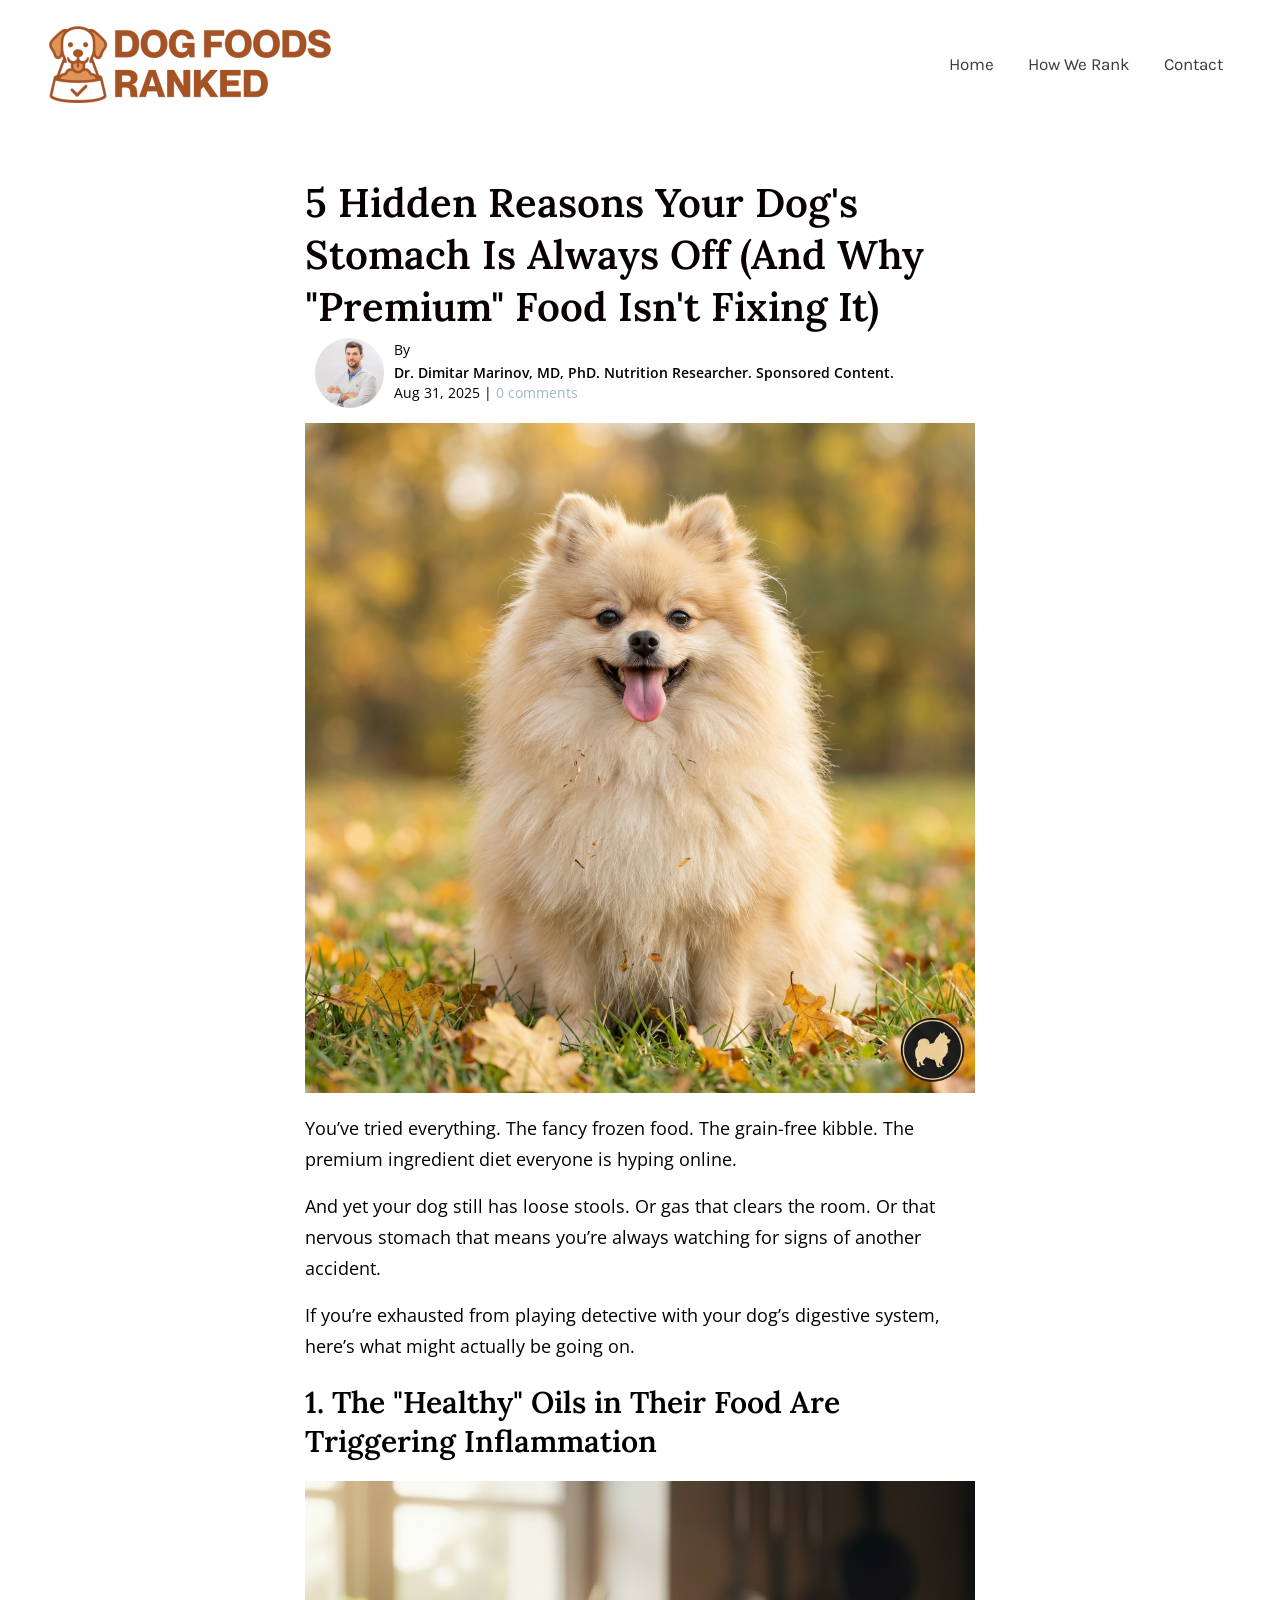
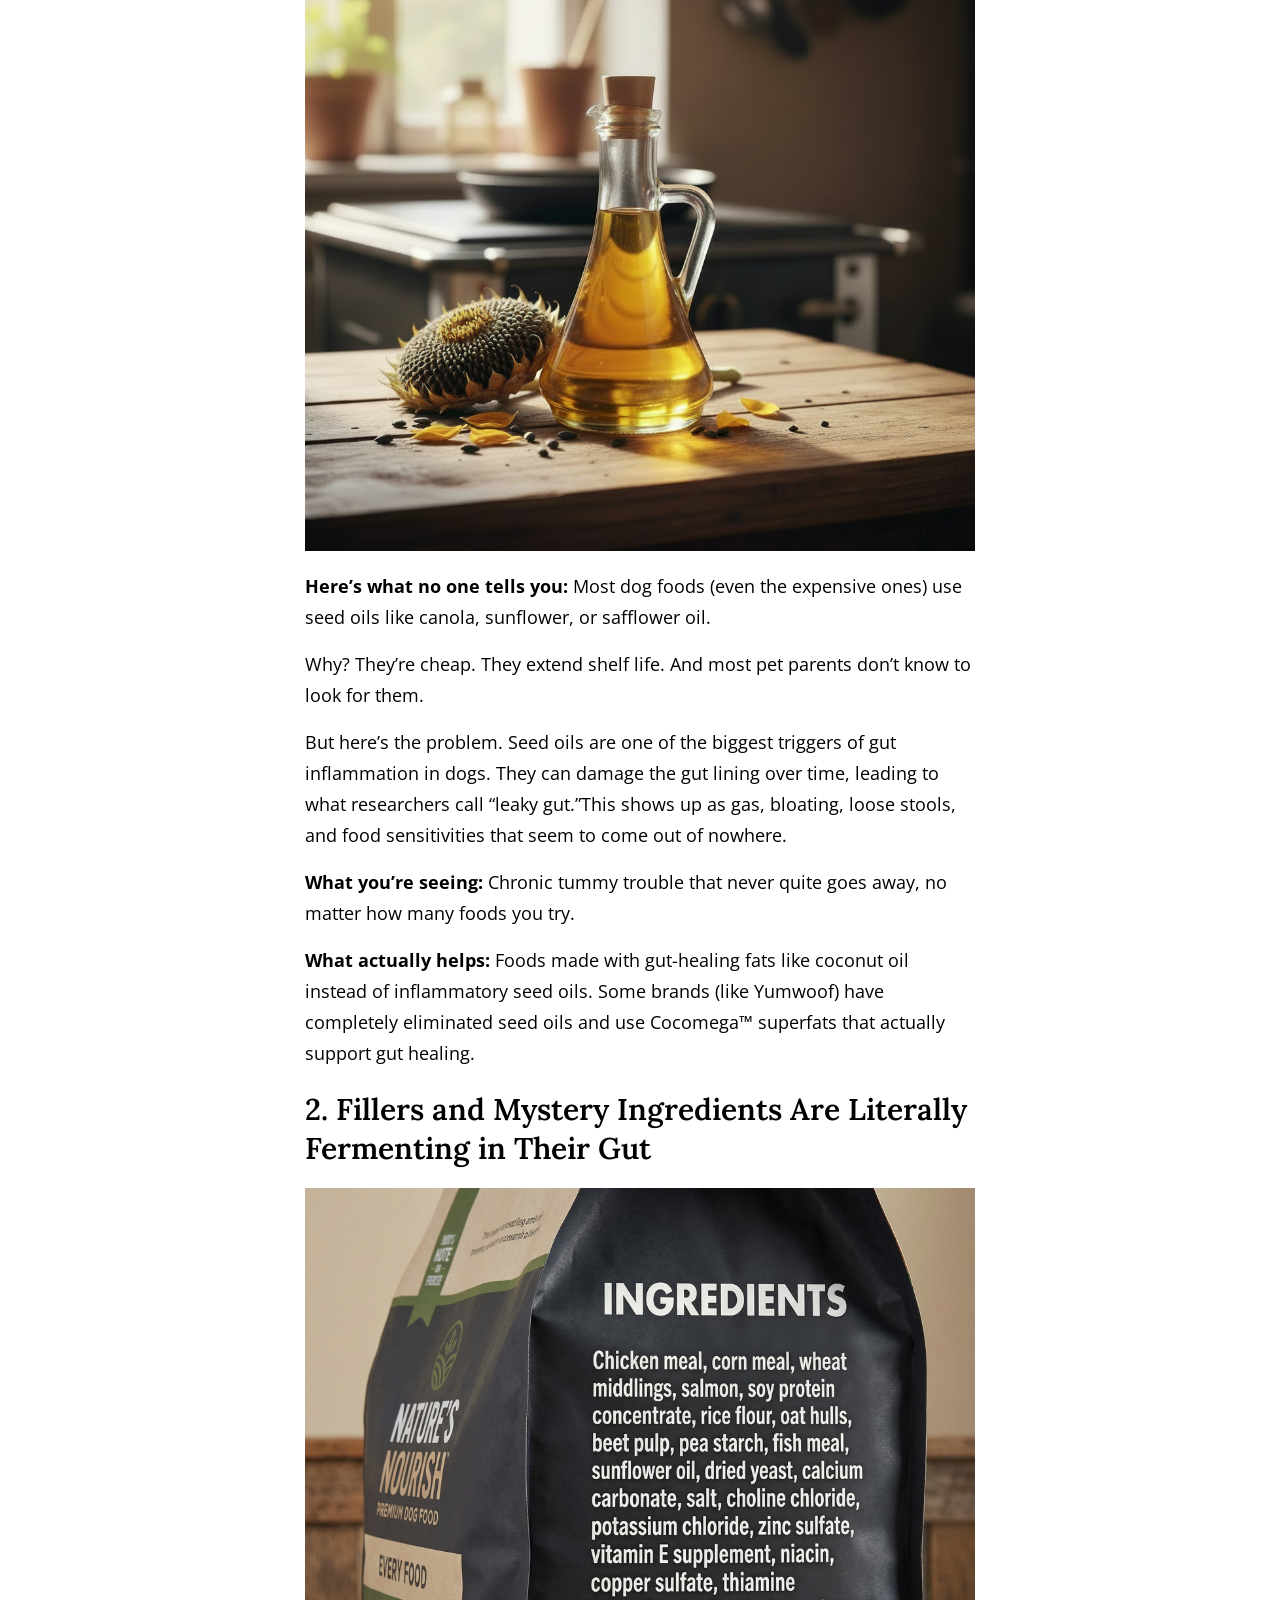
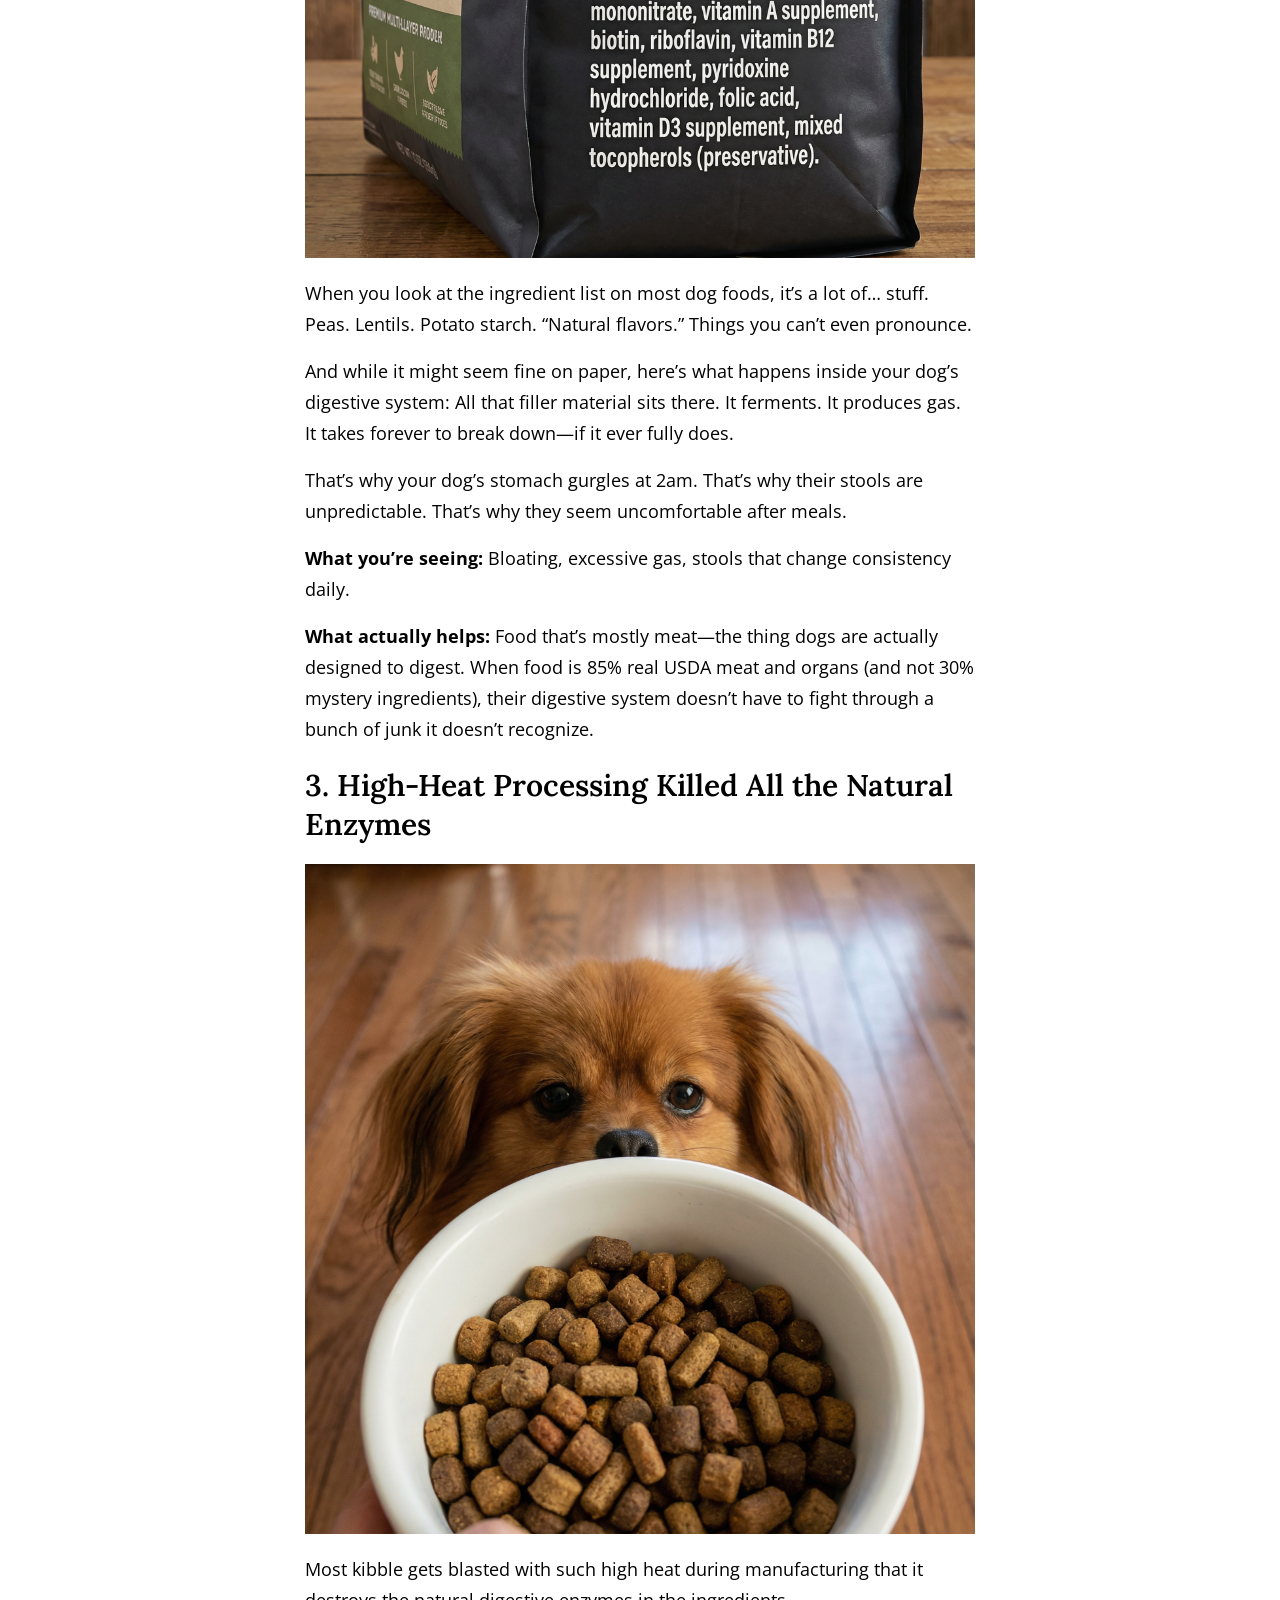
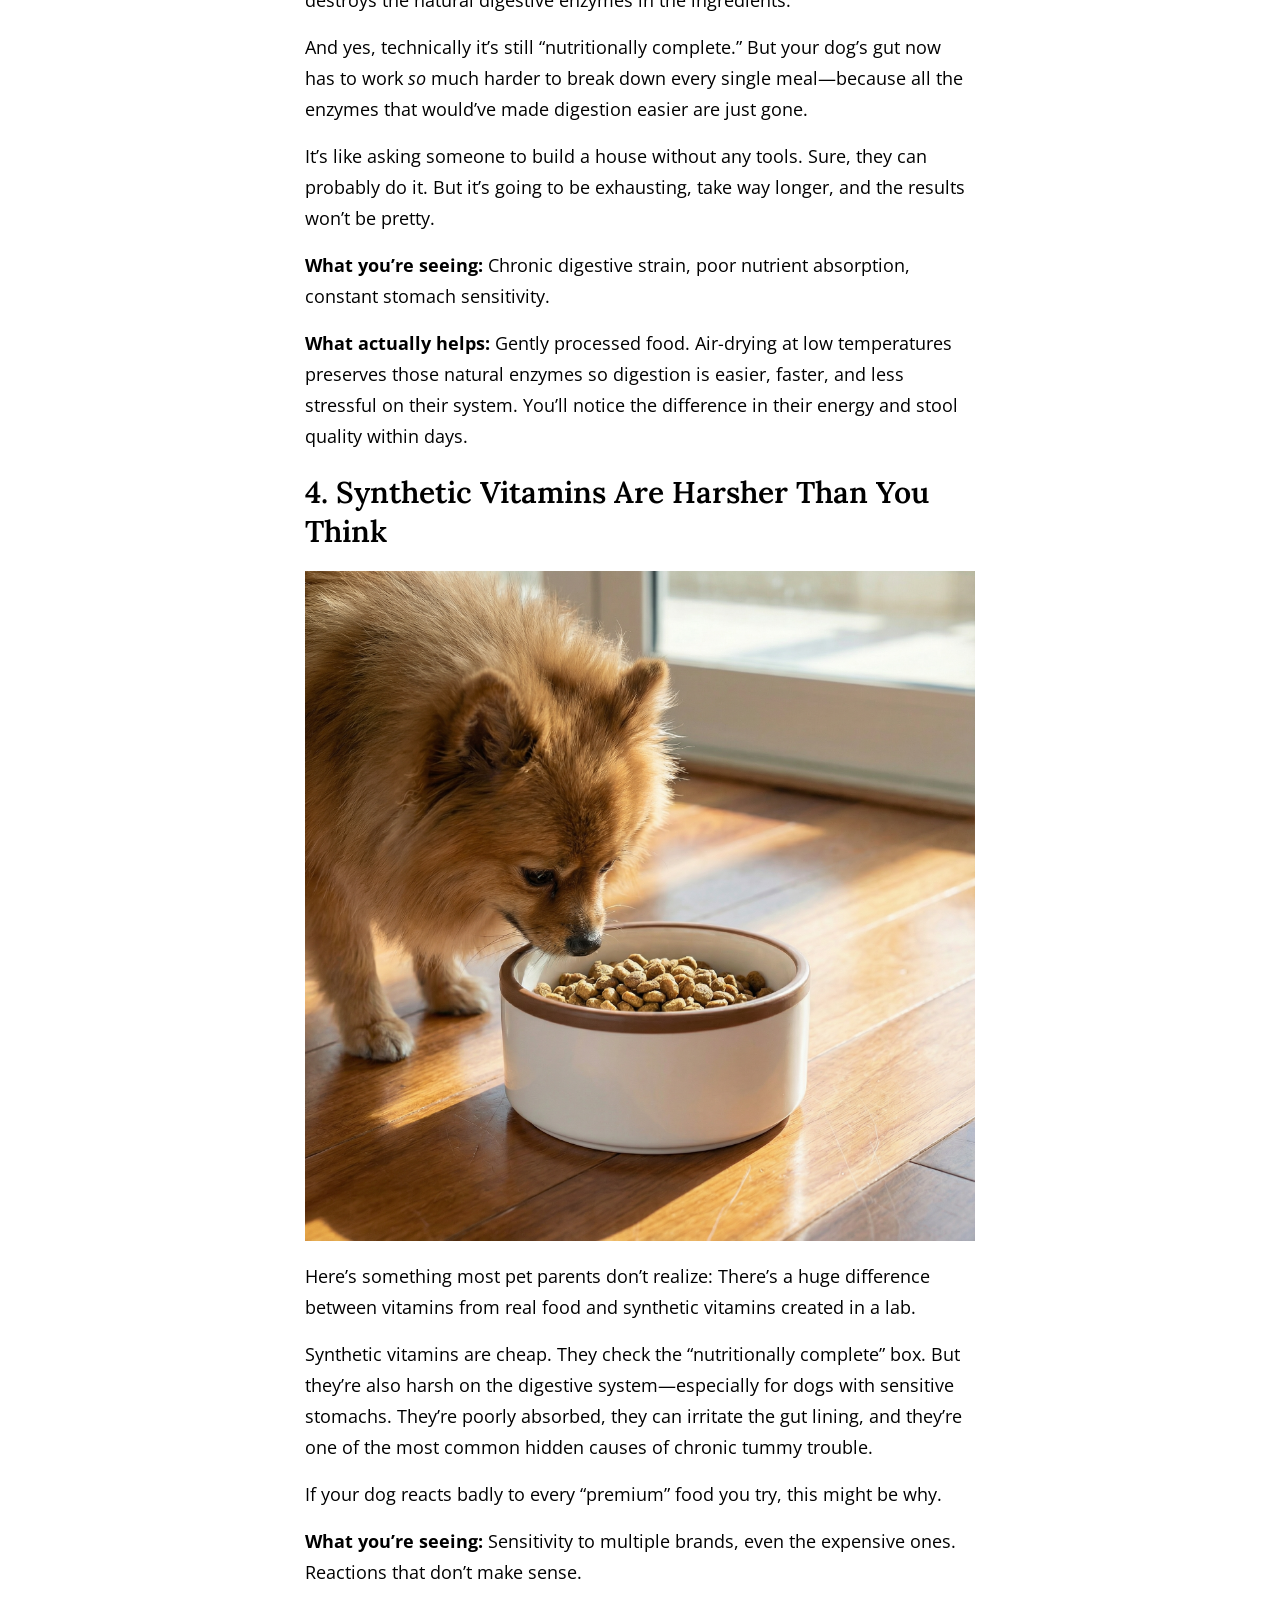
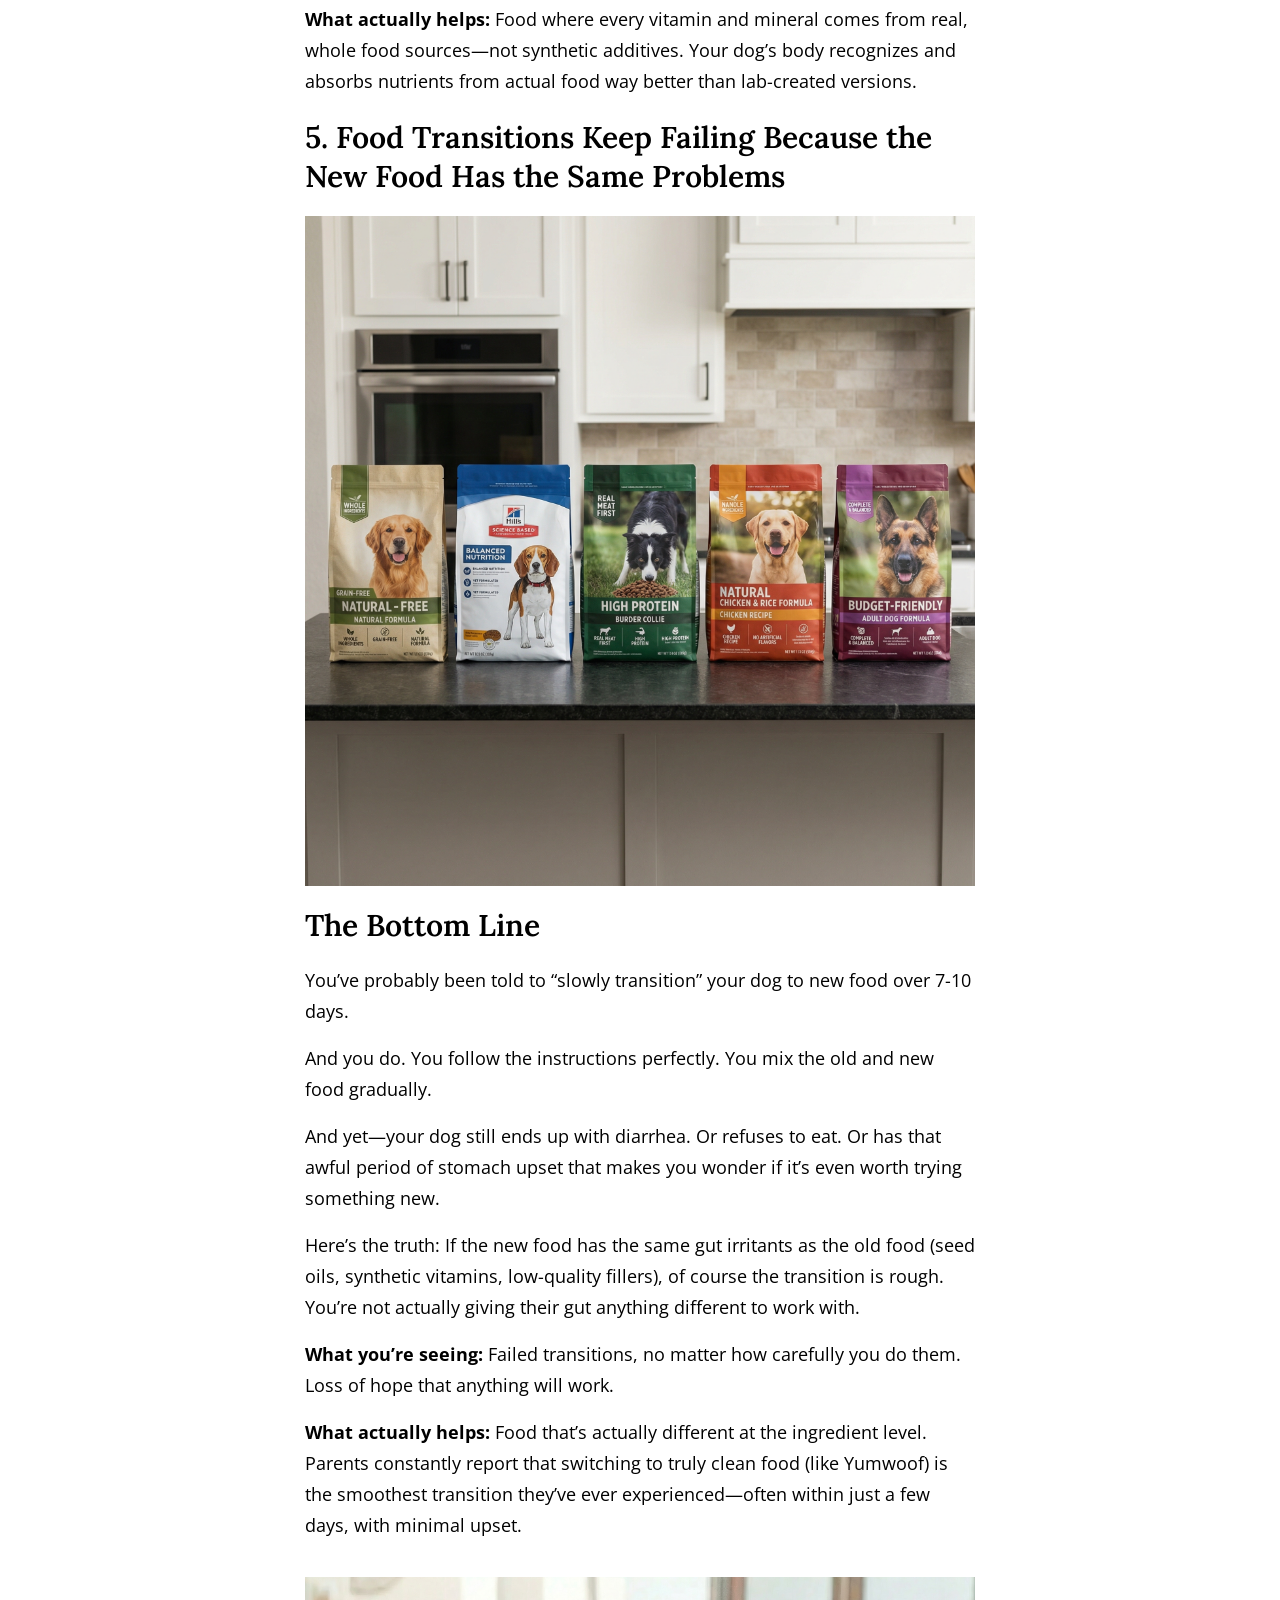
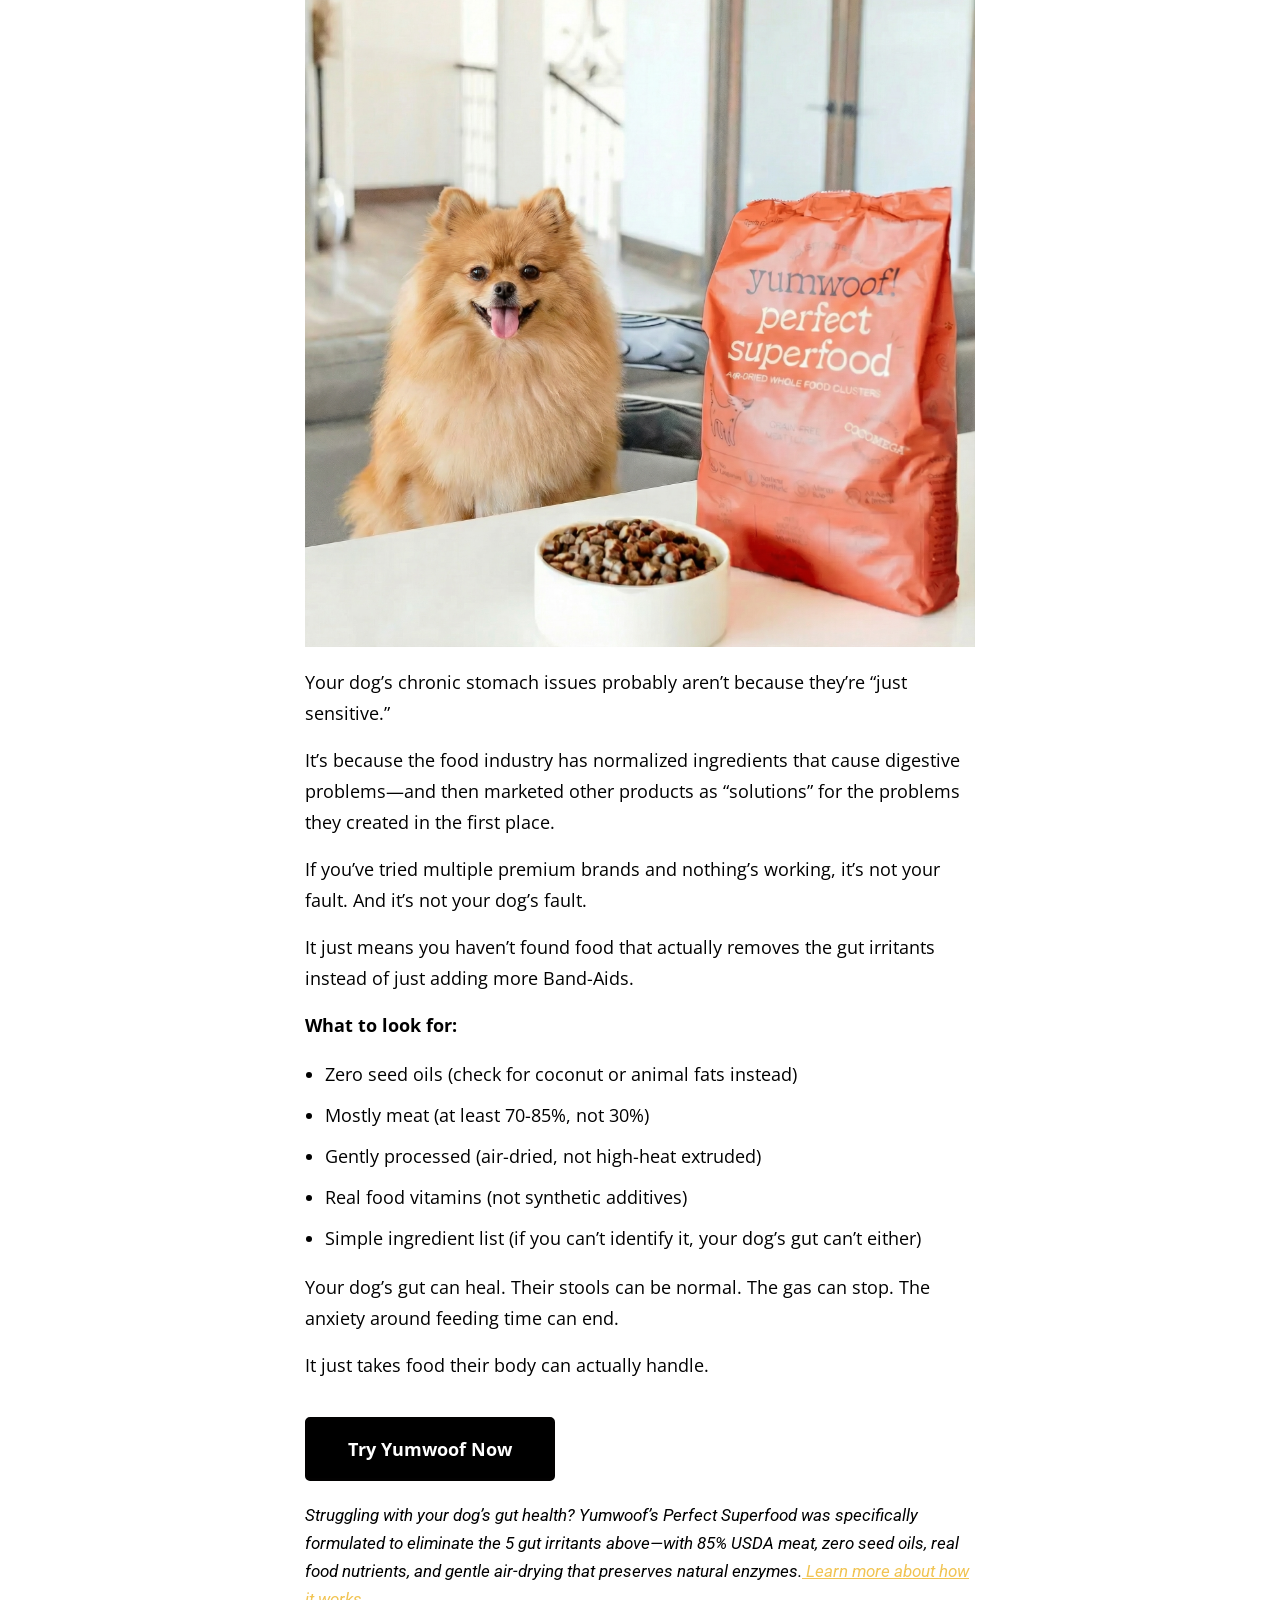
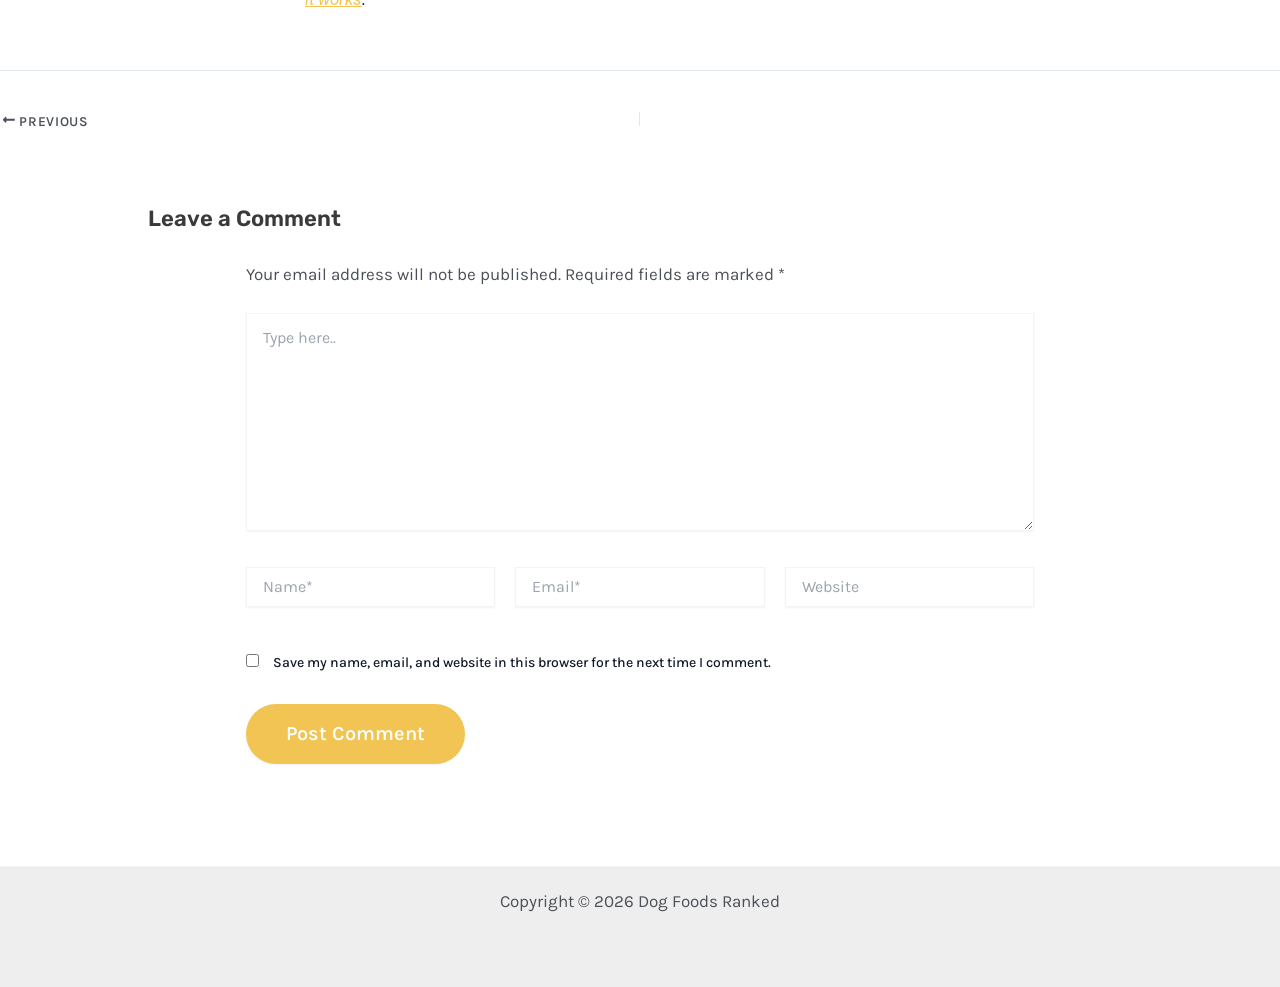
<file: 2026/01/19/hidden-reasons-your-dogs-stomach-is-always-off/index.html>
<!DOCTYPE html>
<html lang="en-US">
<head>
<meta charset="UTF-8">
<meta name="viewport" content="width=device-width, initial-scale=1">
	<link rel="profile" href="https://gmpg.org/xfn/11"> 
	<title>5 Hidden Reasons Your Dog&#8217;s Stomach Is Always Off (And Why &#8220;Premium&#8221; Food Isn&#8217;t Fixing It) &#8211; Dog Foods Ranked</title>
<meta name='robots' content='max-image-preview:large' />
<link rel='dns-prefetch' href='https://fonts.googleapis.com/' />
<link rel="alternate" type="application/rss+xml" title="Dog Foods Ranked &raquo; Feed" href="https://dogfoodsranked.com/feed/" />
<link rel="alternate" type="application/rss+xml" title="Dog Foods Ranked &raquo; Comments Feed" href="https://dogfoodsranked.com/comments/feed/" />
<link rel="alternate" type="application/rss+xml" title="Dog Foods Ranked &raquo; 5 Hidden Reasons Your Dog&#8217;s Stomach Is Always Off (And Why &#8220;Premium&#8221; Food Isn&#8217;t Fixing It) Comments Feed" href="https://dogfoodsranked.com/2026/01/19/hidden-reasons-your-dogs-stomach-is-always-off/feed/" />
<style id="wp-img-auto-sizes-contain-inline-css">
img:is([sizes=auto i],[sizes^="auto," i]){contain-intrinsic-size:3000px 1500px}
/*# sourceURL=wp-img-auto-sizes-contain-inline-css */
</style>
<link rel='stylesheet' id='astra-theme-css-css' href='../../../../wp-content/themes/astra/assets/css/minified/main.min.css@ver=4.11.14.css' media='all' />
<style id="astra-theme-css-inline-css">
:root{--ast-post-nav-space:0;--ast-container-default-xlg-padding:2.5em;--ast-container-default-lg-padding:2.5em;--ast-container-default-slg-padding:2em;--ast-container-default-md-padding:2.5em;--ast-container-default-sm-padding:2.5em;--ast-container-default-xs-padding:2.4em;--ast-container-default-xxs-padding:1.8em;--ast-code-block-background:#ECEFF3;--ast-comment-inputs-background:#F9FAFB;--ast-normal-container-width:1200px;--ast-narrow-container-width:750px;--ast-blog-title-font-weight:600;--ast-blog-meta-weight:600;--ast-global-color-primary:var(--ast-global-color-5);--ast-global-color-secondary:var(--ast-global-color-4);--ast-global-color-alternate-background:var(--ast-global-color-7);--ast-global-color-subtle-background:var(--ast-global-color-6);--ast-bg-style-guide:#F8FAFC;--ast-shadow-style-guide:0px 0px 4px 0 #00000057;--ast-global-dark-bg-style:#fff;--ast-global-dark-lfs:#fbfbfb;--ast-widget-bg-color:#fafafa;--ast-wc-container-head-bg-color:#fbfbfb;--ast-title-layout-bg:#eeeeee;--ast-search-border-color:#e7e7e7;--ast-lifter-hover-bg:#e6e6e6;--ast-gallery-block-color:#000;--srfm-color-input-label:var(--ast-global-color-2);}html{font-size:106.25%;}a{color:var(--ast-global-color-0);}a:hover,a:focus{color:var(--ast-global-color-1);}body,button,input,select,textarea,.ast-button,.ast-custom-button{font-family:'Karla',sans-serif;font-weight:inherit;font-size:17px;font-size:1rem;line-height:var(--ast-body-line-height,1.65em);}blockquote{color:var(--ast-global-color-3);}h1,h2,h3,h4,h5,h6,.entry-content :where(h1,h2,h3,h4,h5,h6),.site-title,.site-title a{font-family:'Rubik',sans-serif;font-weight:600;}.site-title{font-size:35px;font-size:2.0588235294118rem;display:none;}header .custom-logo-link img{max-width:300px;width:300px;}.astra-logo-svg{width:300px;}.site-header .site-description{font-size:15px;font-size:0.88235294117647rem;display:none;}.entry-title{font-size:20px;font-size:1.1764705882353rem;}.ast-blog-single-element.ast-taxonomy-container a{font-size:14px;font-size:0.82352941176471rem;}.ast-blog-meta-container{font-size:13px;font-size:0.76470588235294rem;}.archive .ast-article-post .ast-article-inner,.blog .ast-article-post .ast-article-inner,.archive .ast-article-post .ast-article-inner:hover,.blog .ast-article-post .ast-article-inner:hover{border-top-left-radius:6px;border-top-right-radius:6px;border-bottom-right-radius:6px;border-bottom-left-radius:6px;overflow:hidden;}h1,.entry-content :where(h1){font-size:48px;font-size:2.8235294117647rem;font-weight:600;font-family:'Rubik',sans-serif;line-height:1.4em;}h2,.entry-content :where(h2){font-size:30px;font-size:1.7647058823529rem;font-weight:600;font-family:'Rubik',sans-serif;line-height:1.3em;}h3,.entry-content :where(h3){font-size:30px;font-size:1.7647058823529rem;font-weight:600;font-family:'Rubik',sans-serif;line-height:1.3em;}h4,.entry-content :where(h4){font-size:24px;font-size:1.4117647058824rem;line-height:1.2em;font-weight:600;font-family:'Rubik',sans-serif;}h5,.entry-content :where(h5){font-size:21px;font-size:1.2352941176471rem;line-height:1.2em;font-weight:600;font-family:'Rubik',sans-serif;}h6,.entry-content :where(h6){font-size:17px;font-size:1rem;line-height:1.25em;font-weight:600;font-family:'Rubik',sans-serif;}::selection{background-color:#1f2a44;color:#ffffff;}body,h1,h2,h3,h4,h5,h6,.entry-title a,.entry-content :where(h1,h2,h3,h4,h5,h6){color:var(--ast-global-color-3);}.tagcloud a:hover,.tagcloud a:focus,.tagcloud a.current-item{color:#000000;border-color:var(--ast-global-color-0);background-color:var(--ast-global-color-0);}input:focus,input[type="text"]:focus,input[type="email"]:focus,input[type="url"]:focus,input[type="password"]:focus,input[type="reset"]:focus,input[type="search"]:focus,textarea:focus{border-color:var(--ast-global-color-0);}input[type="radio"]:checked,input[type=reset],input[type="checkbox"]:checked,input[type="checkbox"]:hover:checked,input[type="checkbox"]:focus:checked,input[type=range]::-webkit-slider-thumb{border-color:var(--ast-global-color-0);background-color:var(--ast-global-color-0);box-shadow:none;}.site-footer a:hover + .post-count,.site-footer a:focus + .post-count{background:var(--ast-global-color-0);border-color:var(--ast-global-color-0);}.single .nav-links .nav-previous,.single .nav-links .nav-next{color:var(--ast-global-color-0);}.entry-meta,.entry-meta *{line-height:1.45;color:var(--ast-global-color-0);font-weight:600;}.entry-meta a:not(.ast-button):hover,.entry-meta a:not(.ast-button):hover *,.entry-meta a:not(.ast-button):focus,.entry-meta a:not(.ast-button):focus *,.page-links > .page-link,.page-links .page-link:hover,.post-navigation a:hover{color:var(--ast-global-color-1);}#cat option,.secondary .calendar_wrap thead a,.secondary .calendar_wrap thead a:visited{color:var(--ast-global-color-0);}.secondary .calendar_wrap #today,.ast-progress-val span{background:var(--ast-global-color-0);}.secondary a:hover + .post-count,.secondary a:focus + .post-count{background:var(--ast-global-color-0);border-color:var(--ast-global-color-0);}.calendar_wrap #today > a{color:#000000;}.page-links .page-link,.single .post-navigation a{color:var(--ast-global-color-3);}.ast-search-menu-icon .search-form button.search-submit{padding:0 4px;}.ast-search-menu-icon form.search-form{padding-right:0;}.ast-search-menu-icon.slide-search input.search-field{width:0;}.ast-header-search .ast-search-menu-icon.ast-dropdown-active .search-form,.ast-header-search .ast-search-menu-icon.ast-dropdown-active .search-field:focus{transition:all 0.2s;}.search-form input.search-field:focus{outline:none;}.ast-search-menu-icon .search-form button.search-submit:focus,.ast-theme-transparent-header .ast-header-search .ast-dropdown-active .ast-icon,.ast-theme-transparent-header .ast-inline-search .search-field:focus .ast-icon{color:var(--ast-global-color-1);}.ast-header-search .slide-search .search-form{border:2px solid var(--ast-global-color-0);}.ast-header-search .slide-search .search-field{background-color:(--ast-global-dark-bg-style);}.ast-archive-title{color:var(--ast-global-color-2);}.widget-title,.widget .wp-block-heading{font-size:24px;font-size:1.4117647058824rem;color:var(--ast-global-color-2);}.ast-single-post .entry-content a,.ast-comment-content a:not(.ast-comment-edit-reply-wrap a){text-decoration:underline;}.ast-single-post .elementor-widget-button .elementor-button,.ast-single-post .entry-content .uagb-tab a,.ast-single-post .entry-content .uagb-ifb-cta a,.ast-single-post .entry-content .uabb-module-content a,.ast-single-post .entry-content .uagb-post-grid a,.ast-single-post .entry-content .uagb-timeline a,.ast-single-post .entry-content .uagb-toc__wrap a,.ast-single-post .entry-content .uagb-taxomony-box a,.entry-content .wp-block-latest-posts > li > a,.ast-single-post .entry-content .wp-block-file__button,a.ast-post-filter-single,.ast-single-post .ast-comment-content .comment-reply-link,.ast-single-post .ast-comment-content .comment-edit-link{text-decoration:none;}.ast-search-menu-icon.slide-search a:focus-visible:focus-visible,.astra-search-icon:focus-visible,#close:focus-visible,a:focus-visible,.ast-menu-toggle:focus-visible,.site .skip-link:focus-visible,.wp-block-loginout input:focus-visible,.wp-block-search.wp-block-search__button-inside .wp-block-search__inside-wrapper,.ast-header-navigation-arrow:focus-visible,.ast-orders-table__row .ast-orders-table__cell:focus-visible,a#ast-apply-coupon:focus-visible,#ast-apply-coupon:focus-visible,#close:focus-visible,.button.search-submit:focus-visible,#search_submit:focus,.normal-search:focus-visible,.ast-header-account-wrap:focus-visible,.astra-cart-drawer-close:focus,.ast-single-variation:focus,.ast-button:focus{outline-style:dotted;outline-color:inherit;outline-width:thin;}input:focus,input[type="text"]:focus,input[type="email"]:focus,input[type="url"]:focus,input[type="password"]:focus,input[type="reset"]:focus,input[type="search"]:focus,input[type="number"]:focus,textarea:focus,.wp-block-search__input:focus,[data-section="section-header-mobile-trigger"] .ast-button-wrap .ast-mobile-menu-trigger-minimal:focus,.ast-mobile-popup-drawer.active .menu-toggle-close:focus,#ast-scroll-top:focus,#coupon_code:focus,#ast-coupon-code:focus{border-style:dotted;border-color:inherit;border-width:thin;}input{outline:none;}.ast-logo-title-inline .site-logo-img{padding-right:1em;}.site-logo-img img{ transition:all 0.2s linear;}body .ast-oembed-container *{position:absolute;top:0;width:100%;height:100%;left:0;}body .wp-block-embed-pocket-casts .ast-oembed-container *{position:unset;}.ast-single-post-featured-section + article {margin-top: 2em;}.site-content .ast-single-post-featured-section img {width: 100%;overflow: hidden;object-fit: cover;}.ast-separate-container .site-content .ast-single-post-featured-section + article {margin-top: -80px;z-index: 9;position: relative;border-radius: 4px;}@media (min-width: 922px) {.ast-no-sidebar .site-content .ast-article-image-container--wide {margin-left: -120px;margin-right: -120px;max-width: unset;width: unset;}.ast-left-sidebar .site-content .ast-article-image-container--wide,.ast-right-sidebar .site-content .ast-article-image-container--wide {margin-left: -10px;margin-right: -10px;}.site-content .ast-article-image-container--full {margin-left: calc( -50vw + 50%);margin-right: calc( -50vw + 50%);max-width: 100vw;width: 100vw;}.ast-left-sidebar .site-content .ast-article-image-container--full,.ast-right-sidebar .site-content .ast-article-image-container--full {margin-left: -10px;margin-right: -10px;max-width: inherit;width: auto;}}.site > .ast-single-related-posts-container {margin-top: 0;}@media (min-width: 922px) {.ast-desktop .ast-container--narrow {max-width: var(--ast-narrow-container-width);margin: 0 auto;}}.ast-page-builder-template .hentry {margin: 0;}.ast-page-builder-template .site-content > .ast-container {max-width: 100%;padding: 0;}.ast-page-builder-template .site .site-content #primary {padding: 0;margin: 0;}.ast-page-builder-template .no-results {text-align: center;margin: 4em auto;}.ast-page-builder-template .ast-pagination {padding: 2em;}.ast-page-builder-template .entry-header.ast-no-title.ast-no-thumbnail {margin-top: 0;}.ast-page-builder-template .entry-header.ast-header-without-markup {margin-top: 0;margin-bottom: 0;}.ast-page-builder-template .entry-header.ast-no-title.ast-no-meta {margin-bottom: 0;}.ast-page-builder-template.single .post-navigation {padding-bottom: 2em;}.ast-page-builder-template.single-post .site-content > .ast-container {max-width: 100%;}.ast-page-builder-template .entry-header {margin-top: 2em;margin-left: auto;margin-right: auto;}.ast-page-builder-template .ast-archive-description {margin: 2em auto 0;padding-left: 20px;padding-right: 20px;}.ast-page-builder-template .ast-row {margin-left: 0;margin-right: 0;}.single.ast-page-builder-template .entry-header + .entry-content,.single.ast-page-builder-template .ast-single-entry-banner + .site-content article .entry-content {margin-bottom: 2em;}@media(min-width: 921px) {.ast-page-builder-template.archive.ast-right-sidebar .ast-row article,.ast-page-builder-template.archive.ast-left-sidebar .ast-row article {padding-left: 0;padding-right: 0;}}input[type="text"],input[type="number"],input[type="email"],input[type="url"],input[type="password"],input[type="search"],input[type=reset],input[type=tel],input[type=date],select,textarea{font-size:16px;font-style:normal;font-weight:400;line-height:24px;width:100%;padding:12px 16px;border-radius:4px;box-shadow:0px 1px 2px 0px rgba(0,0,0,0.05);color:var(--ast-form-input-text,#475569);}input[type="text"],input[type="number"],input[type="email"],input[type="url"],input[type="password"],input[type="search"],input[type=reset],input[type=tel],input[type=date],select{height:40px;}input[type="date"]{border-width:1px;border-style:solid;border-color:var(--ast-border-color);background:var( --ast-global-color-secondary,--ast-global-color-5 );}input[type="text"]:focus,input[type="number"]:focus,input[type="email"]:focus,input[type="url"]:focus,input[type="password"]:focus,input[type="search"]:focus,input[type=reset]:focus,input[type="tel"]:focus,input[type="date"]:focus,select:focus,textarea:focus{border-color:#046BD2;box-shadow:none;outline:none;color:var(--ast-form-input-focus-text,#475569);}label,legend{color:#111827;font-size:14px;font-style:normal;font-weight:500;line-height:20px;}select{padding:6px 10px;}fieldset{padding:30px;border-radius:4px;}button,.ast-button,.button,input[type="button"],input[type="reset"],input[type="submit"]{border-radius:4px;box-shadow:0px 1px 2px 0px rgba(0,0,0,0.05);}:root{--ast-comment-inputs-background:#FFF;}::placeholder{color:var(--ast-form-field-color,#9CA3AF);}::-ms-input-placeholder{color:var(--ast-form-field-color,#9CA3AF);}@media (max-width:921.9px){#ast-desktop-header{display:none;}}@media (min-width:922px){#ast-mobile-header{display:none;}}.wp-block-buttons.aligncenter{justify-content:center;}@media (max-width:921px){.ast-theme-transparent-header #primary,.ast-theme-transparent-header #secondary{padding:0;}}@media (max-width:921px){.ast-plain-container.ast-no-sidebar #primary{padding:0;}}.ast-plain-container.ast-no-sidebar #primary{margin-top:0;margin-bottom:0;}.wp-block-button.is-style-outline .wp-block-button__link{border-color:var(--ast-global-color-0);}div.wp-block-button.is-style-outline > .wp-block-button__link:not(.has-text-color),div.wp-block-button.wp-block-button__link.is-style-outline:not(.has-text-color){color:var(--ast-global-color-0);}.wp-block-button.is-style-outline .wp-block-button__link:hover,.wp-block-buttons .wp-block-button.is-style-outline .wp-block-button__link:focus,.wp-block-buttons .wp-block-button.is-style-outline > .wp-block-button__link:not(.has-text-color):hover,.wp-block-buttons .wp-block-button.wp-block-button__link.is-style-outline:not(.has-text-color):hover{color:var(--ast-global-color-5);background-color:#2fca9e;border-color:#2fca9e;}.post-page-numbers.current .page-link,.ast-pagination .page-numbers.current{color:#ffffff;border-color:#1f2a44;background-color:#1f2a44;}.wp-block-buttons .wp-block-button.is-style-outline .wp-block-button__link.wp-element-button,.ast-outline-button,.wp-block-uagb-buttons-child .uagb-buttons-repeater.ast-outline-button{border-color:var(--ast-global-color-7);font-family:inherit;font-weight:600;font-size:20px;font-size:1.1764705882353rem;line-height:1em;padding-top:20px;padding-right:40px;padding-bottom:20px;padding-left:40px;border-top-left-radius:50px;border-top-right-radius:50px;border-bottom-right-radius:50px;border-bottom-left-radius:50px;}.wp-block-buttons .wp-block-button.is-style-outline > .wp-block-button__link:not(.has-text-color),.wp-block-buttons .wp-block-button.wp-block-button__link.is-style-outline:not(.has-text-color),.ast-outline-button{color:var(--ast-global-color-2);}.wp-block-button.is-style-outline .wp-block-button__link:hover,.wp-block-buttons .wp-block-button.is-style-outline .wp-block-button__link:focus,.wp-block-buttons .wp-block-button.is-style-outline > .wp-block-button__link:not(.has-text-color):hover,.wp-block-buttons .wp-block-button.wp-block-button__link.is-style-outline:not(.has-text-color):hover,.ast-outline-button:hover,.ast-outline-button:focus,.wp-block-uagb-buttons-child .uagb-buttons-repeater.ast-outline-button:hover,.wp-block-uagb-buttons-child .uagb-buttons-repeater.ast-outline-button:focus{color:var(--ast-global-color-2);background-color:var(--ast-global-color-7);border-color:#2fca9e;}.ast-single-post .entry-content a.ast-outline-button,.ast-single-post .entry-content .is-style-outline>.wp-block-button__link{text-decoration:none;}.wp-block-button .wp-block-button__link.wp-element-button.is-style-outline:not(.has-background),.wp-block-button.is-style-outline>.wp-block-button__link.wp-element-button:not(.has-background),.ast-outline-button{background-color:var(--ast-global-color-7);}.uagb-buttons-repeater.ast-outline-button{border-radius:9999px;}@media (max-width:921px){.wp-block-buttons .wp-block-button.is-style-outline .wp-block-button__link.wp-element-button,.ast-outline-button,.wp-block-uagb-buttons-child .uagb-buttons-repeater.ast-outline-button{padding-top:18px;padding-right:32px;padding-bottom:18px;padding-left:32px;}}@media (max-width:544px){.wp-block-buttons .wp-block-button.is-style-outline .wp-block-button__link.wp-element-button,.ast-outline-button,.wp-block-uagb-buttons-child .uagb-buttons-repeater.ast-outline-button{padding-top:15px;padding-right:28px;padding-bottom:15px;padding-left:28px;}}.entry-content[data-ast-blocks-layout] > figure{margin-bottom:1em;}h1.widget-title{font-weight:600;}h2.widget-title{font-weight:600;}h3.widget-title{font-weight:600;}#page{display:flex;flex-direction:column;min-height:100vh;}.ast-404-layout-1 h1.page-title{color:var(--ast-global-color-2);}.single .post-navigation a{line-height:1em;height:inherit;}.error-404 .page-sub-title{font-size:1.5rem;font-weight:inherit;}.search .site-content .content-area .search-form{margin-bottom:0;}#page .site-content{flex-grow:1;}.widget{margin-bottom:1.25em;}#secondary li{line-height:1.5em;}#secondary .wp-block-group h2{margin-bottom:0.7em;}#secondary h2{font-size:1.7rem;}.ast-separate-container .ast-article-post,.ast-separate-container .ast-article-single,.ast-separate-container .comment-respond{padding:2.5em;}.ast-separate-container .ast-article-single .ast-article-single{padding:0;}.ast-article-single .wp-block-post-template-is-layout-grid{padding-left:0;}.ast-separate-container .comments-title,.ast-narrow-container .comments-title{padding:1.5em 2em;}.ast-page-builder-template .comment-form-textarea,.ast-comment-formwrap .ast-grid-common-col{padding:0;}.ast-comment-formwrap{padding:0;display:inline-flex;column-gap:20px;width:100%;margin-left:0;margin-right:0;}.comments-area textarea#comment:focus,.comments-area textarea#comment:active,.comments-area .ast-comment-formwrap input[type="text"]:focus,.comments-area .ast-comment-formwrap input[type="text"]:active {box-shadow:none;outline:none;}.archive.ast-page-builder-template .entry-header{margin-top:2em;}.ast-page-builder-template .ast-comment-formwrap{width:100%;}.entry-title{margin-bottom:0.6em;}.ast-archive-description p{font-size:inherit;font-weight:inherit;line-height:inherit;}.ast-article-single img{box-shadow:0 0 30px 0 rgba(0,0,0,.15);-webkit-box-shadow:0 0 30px 0 rgba(0,0,0,.15);-moz-box-shadow:0 0 30px 0 rgba(0,0,0,.15);}.ast-separate-container .ast-comment-list li.depth-1,.hentry{margin-bottom:1.5em;}.site-content section.ast-archive-description{margin-bottom:2em;}@media (min-width:921px){.ast-left-sidebar.ast-page-builder-template #secondary,.archive.ast-right-sidebar.ast-page-builder-template .site-main{padding-left:20px;padding-right:20px;}}@media (max-width:544px){.ast-comment-formwrap.ast-row{column-gap:10px;display:inline-block;}#ast-commentform .ast-grid-common-col{position:relative;width:100%;}}@media (min-width:1201px){.ast-separate-container .ast-article-post,.ast-separate-container .ast-article-single,.ast-separate-container .ast-author-box,.ast-separate-container .ast-404-layout-1,.ast-separate-container .no-results{padding:2.5em;}}@media (max-width:921px){.ast-left-sidebar #content > .ast-container{display:flex;flex-direction:column-reverse;width:100%;}}@media (min-width:922px){.ast-separate-container.ast-right-sidebar #primary,.ast-separate-container.ast-left-sidebar #primary{border:0;}.search-no-results.ast-separate-container #primary{margin-bottom:4em;}}.wp-block-button .wp-block-button__link{color:var(--ast-global-color-5);}.wp-block-button .wp-block-button__link:hover,.wp-block-button .wp-block-button__link:focus{color:var(--ast-global-color-5);background-color:#2fca9e;border-color:#2fca9e;}.elementor-widget-heading h1.elementor-heading-title{line-height:1.4em;}.elementor-widget-heading h2.elementor-heading-title{line-height:1.3em;}.elementor-widget-heading h3.elementor-heading-title{line-height:1.3em;}.elementor-widget-heading h4.elementor-heading-title{line-height:1.2em;}.elementor-widget-heading h5.elementor-heading-title{line-height:1.2em;}.elementor-widget-heading h6.elementor-heading-title{line-height:1.25em;}.wp-block-button .wp-block-button__link,.wp-block-search .wp-block-search__button,body .wp-block-file .wp-block-file__button{border-style:solid;border-top-width:0px;border-right-width:0px;border-left-width:0px;border-bottom-width:0px;border-color:var(--ast-global-color-0);background-color:var(--ast-global-color-0);color:var(--ast-global-color-5);font-family:inherit;font-weight:600;line-height:1em;font-size:20px;font-size:1.1764705882353rem;border-top-left-radius:50px;border-top-right-radius:50px;border-bottom-right-radius:50px;border-bottom-left-radius:50px;padding-top:20px;padding-right:40px;padding-bottom:20px;padding-left:40px;}.ast-single-post .entry-content .wp-block-button .wp-block-button__link,.ast-single-post .entry-content .wp-block-search .wp-block-search__button,body .entry-content .wp-block-file .wp-block-file__button{text-decoration:none;}@media (max-width:921px){.wp-block-button .wp-block-button__link,.wp-block-search .wp-block-search__button,body .wp-block-file .wp-block-file__button{padding-top:18px;padding-right:32px;padding-bottom:18px;padding-left:32px;}}@media (max-width:544px){.wp-block-button .wp-block-button__link,.wp-block-search .wp-block-search__button,body .wp-block-file .wp-block-file__button{padding-top:15px;padding-right:28px;padding-bottom:15px;padding-left:28px;}}.menu-toggle,button,.ast-button,.ast-custom-button,.button,input#submit,input[type="button"],input[type="submit"],input[type="reset"],#comments .submit,.search .search-submit,form[CLASS*="wp-block-search__"].wp-block-search .wp-block-search__inside-wrapper .wp-block-search__button,body .wp-block-file .wp-block-file__button,.search .search-submit{border-style:solid;border-top-width:0px;border-right-width:0px;border-left-width:0px;border-bottom-width:0px;color:var(--ast-global-color-5);border-color:var(--ast-global-color-0);background-color:var(--ast-global-color-0);padding-top:20px;padding-right:40px;padding-bottom:20px;padding-left:40px;font-family:inherit;font-weight:600;font-size:20px;font-size:1.1764705882353rem;line-height:1em;border-top-left-radius:50px;border-top-right-radius:50px;border-bottom-right-radius:50px;border-bottom-left-radius:50px;}button:focus,.menu-toggle:hover,button:hover,.ast-button:hover,.ast-custom-button:hover .button:hover,.ast-custom-button:hover ,input[type=reset]:hover,input[type=reset]:focus,input#submit:hover,input#submit:focus,input[type="button"]:hover,input[type="button"]:focus,input[type="submit"]:hover,input[type="submit"]:focus,form[CLASS*="wp-block-search__"].wp-block-search .wp-block-search__inside-wrapper .wp-block-search__button:hover,form[CLASS*="wp-block-search__"].wp-block-search .wp-block-search__inside-wrapper .wp-block-search__button:focus,body .wp-block-file .wp-block-file__button:hover,body .wp-block-file .wp-block-file__button:focus{color:var(--ast-global-color-5);background-color:#2fca9e;border-color:#2fca9e;}form[CLASS*="wp-block-search__"].wp-block-search .wp-block-search__inside-wrapper .wp-block-search__button.has-icon{padding-top:calc(20px - 3px);padding-right:calc(40px - 3px);padding-bottom:calc(20px - 3px);padding-left:calc(40px - 3px);}@media (max-width:921px){.menu-toggle,button,.ast-button,.ast-custom-button,.button,input#submit,input[type="button"],input[type="submit"],input[type="reset"],#comments .submit,.search .search-submit,form[CLASS*="wp-block-search__"].wp-block-search .wp-block-search__inside-wrapper .wp-block-search__button,body .wp-block-file .wp-block-file__button,.search .search-submit{padding-top:18px;padding-right:32px;padding-bottom:18px;padding-left:32px;}}@media (max-width:544px){.menu-toggle,button,.ast-button,.ast-custom-button,.button,input#submit,input[type="button"],input[type="submit"],input[type="reset"],#comments .submit,.search .search-submit,form[CLASS*="wp-block-search__"].wp-block-search .wp-block-search__inside-wrapper .wp-block-search__button,body .wp-block-file .wp-block-file__button,.search .search-submit{padding-top:15px;padding-right:28px;padding-bottom:15px;padding-left:28px;}}@media (max-width:921px){.ast-mobile-header-stack .main-header-bar .ast-search-menu-icon{display:inline-block;}.ast-header-break-point.ast-header-custom-item-outside .ast-mobile-header-stack .main-header-bar .ast-search-icon{margin:0;}.ast-comment-avatar-wrap img{max-width:2.5em;}.ast-comment-meta{padding:0 1.8888em 1.3333em;}}@media (min-width:544px){.ast-container{max-width:100%;}}@media (max-width:544px){.ast-separate-container .ast-article-post,.ast-separate-container .ast-article-single,.ast-separate-container .comments-title,.ast-separate-container .ast-archive-description{padding:1.5em 1em;}.ast-separate-container #content .ast-container{padding-left:0.54em;padding-right:0.54em;}.ast-separate-container .ast-comment-list .bypostauthor{padding:.5em;}.ast-search-menu-icon.ast-dropdown-active .search-field{width:170px;}} #ast-mobile-header .ast-site-header-cart-li a{pointer-events:none;}@media (max-width:921px){.widget-title{font-size:24px;font-size:1.4117647058824rem;}body,button,input,select,textarea,.ast-button,.ast-custom-button{font-size:17px;font-size:1rem;}#secondary,#secondary button,#secondary input,#secondary select,#secondary textarea{font-size:17px;font-size:1rem;}.site-title{display:none;}.site-header .site-description{display:none;}h1,.entry-content :where(h1){font-size:40px;}h2,.entry-content :where(h2){font-size:32px;}h3,.entry-content :where(h3){font-size:26px;}h4,.entry-content :where(h4){font-size:20px;font-size:1.1764705882353rem;}h5,.entry-content :where(h5){font-size:17px;font-size:1rem;}h6,.entry-content :where(h6){font-size:15px;font-size:0.88235294117647rem;}}@media (max-width:544px){.widget-title{font-size:24px;font-size:1.4117647058824rem;}body,button,input,select,textarea,.ast-button,.ast-custom-button{font-size:17px;font-size:1rem;}#secondary,#secondary button,#secondary input,#secondary select,#secondary textarea{font-size:17px;font-size:1rem;}.site-title{display:none;}.site-header .site-description{display:none;}h1,.entry-content :where(h1){font-size:36px;}h2,.entry-content :where(h2){font-size:28px;}h3,.entry-content :where(h3){font-size:22px;}h4,.entry-content :where(h4){font-size:18px;font-size:1.0588235294118rem;}h5,.entry-content :where(h5){font-size:15px;font-size:0.88235294117647rem;}h6,.entry-content :where(h6){font-size:14px;font-size:0.82352941176471rem;}header .custom-logo-link img,.ast-header-break-point .site-branding img,.ast-header-break-point .custom-logo-link img{max-width:150px;width:150px;}.astra-logo-svg{width:150px;}.ast-header-break-point .site-logo-img .custom-mobile-logo-link img{max-width:150px;}}@media (max-width:544px){html{font-size:106.25%;}}@media (min-width:922px){.ast-container{max-width:1240px;}}@media (min-width:922px){.site-content .ast-container{display:flex;}}@media (max-width:921px){.site-content .ast-container{flex-direction:column;}}@media (min-width:922px){.main-header-menu .sub-menu .menu-item.ast-left-align-sub-menu:hover > .sub-menu,.main-header-menu .sub-menu .menu-item.ast-left-align-sub-menu.focus > .sub-menu{margin-left:-0px;}}.entry-content li > p{margin-bottom:0;}.site .comments-area{padding-bottom:2em;margin-top:2em;}.wp-block-file {display: flex;align-items: center;flex-wrap: wrap;justify-content: space-between;}.wp-block-pullquote {border: none;}.wp-block-pullquote blockquote::before {content: "\201D";font-family: "Helvetica",sans-serif;display: flex;transform: rotate( 180deg );font-size: 6rem;font-style: normal;line-height: 1;font-weight: bold;align-items: center;justify-content: center;}.has-text-align-right > blockquote::before {justify-content: flex-start;}.has-text-align-left > blockquote::before {justify-content: flex-end;}figure.wp-block-pullquote.is-style-solid-color blockquote {max-width: 100%;text-align: inherit;}:root {--wp--custom--ast-default-block-top-padding: 100px;--wp--custom--ast-default-block-right-padding: 80px;--wp--custom--ast-default-block-bottom-padding: 100px;--wp--custom--ast-default-block-left-padding: 80px;--wp--custom--ast-container-width: 1200px;--wp--custom--ast-content-width-size: 1200px;--wp--custom--ast-wide-width-size: calc(1200px + var(--wp--custom--ast-default-block-left-padding) + var(--wp--custom--ast-default-block-right-padding));}.ast-narrow-container {--wp--custom--ast-content-width-size: 750px;--wp--custom--ast-wide-width-size: 750px;}@media(max-width: 921px) {:root {--wp--custom--ast-default-block-top-padding: 50px;--wp--custom--ast-default-block-right-padding: 50px;--wp--custom--ast-default-block-bottom-padding: 50px;--wp--custom--ast-default-block-left-padding: 50px;}}@media(max-width: 544px) {:root {--wp--custom--ast-default-block-top-padding: 50px;--wp--custom--ast-default-block-right-padding: 30px;--wp--custom--ast-default-block-bottom-padding: 50px;--wp--custom--ast-default-block-left-padding: 30px;}}.entry-content > .wp-block-group,.entry-content > .wp-block-cover,.entry-content > .wp-block-columns {padding-top: var(--wp--custom--ast-default-block-top-padding);padding-right: var(--wp--custom--ast-default-block-right-padding);padding-bottom: var(--wp--custom--ast-default-block-bottom-padding);padding-left: var(--wp--custom--ast-default-block-left-padding);}.ast-plain-container.ast-no-sidebar .entry-content > .alignfull,.ast-page-builder-template .ast-no-sidebar .entry-content > .alignfull {margin-left: calc( -50vw + 50%);margin-right: calc( -50vw + 50%);max-width: 100vw;width: 100vw;}.ast-plain-container.ast-no-sidebar .entry-content .alignfull .alignfull,.ast-page-builder-template.ast-no-sidebar .entry-content .alignfull .alignfull,.ast-plain-container.ast-no-sidebar .entry-content .alignfull .alignwide,.ast-page-builder-template.ast-no-sidebar .entry-content .alignfull .alignwide,.ast-plain-container.ast-no-sidebar .entry-content .alignwide .alignfull,.ast-page-builder-template.ast-no-sidebar .entry-content .alignwide .alignfull,.ast-plain-container.ast-no-sidebar .entry-content .alignwide .alignwide,.ast-page-builder-template.ast-no-sidebar .entry-content .alignwide .alignwide,.ast-plain-container.ast-no-sidebar .entry-content .wp-block-column .alignfull,.ast-page-builder-template.ast-no-sidebar .entry-content .wp-block-column .alignfull,.ast-plain-container.ast-no-sidebar .entry-content .wp-block-column .alignwide,.ast-page-builder-template.ast-no-sidebar .entry-content .wp-block-column .alignwide {margin-left: auto;margin-right: auto;width: 100%;}[data-ast-blocks-layout] .wp-block-separator:not(.is-style-dots) {height: 0;}[data-ast-blocks-layout] .wp-block-separator {margin: 20px auto;}[data-ast-blocks-layout] .wp-block-separator:not(.is-style-wide):not(.is-style-dots) {max-width: 100px;}[data-ast-blocks-layout] .wp-block-separator.has-background {padding: 0;}.entry-content[data-ast-blocks-layout] > * {max-width: var(--wp--custom--ast-content-width-size);margin-left: auto;margin-right: auto;}.entry-content[data-ast-blocks-layout] > .alignwide {max-width: var(--wp--custom--ast-wide-width-size);}.entry-content[data-ast-blocks-layout] .alignfull {max-width: none;}.entry-content .wp-block-columns {margin-bottom: 0;}blockquote {margin: 1.5em;border-color: rgba(0,0,0,0.05);}.wp-block-quote:not(.has-text-align-right):not(.has-text-align-center) {border-left: 5px solid rgba(0,0,0,0.05);}.has-text-align-right > blockquote,blockquote.has-text-align-right {border-right: 5px solid rgba(0,0,0,0.05);}.has-text-align-left > blockquote,blockquote.has-text-align-left {border-left: 5px solid rgba(0,0,0,0.05);}.wp-block-site-tagline,.wp-block-latest-posts .read-more {margin-top: 15px;}.wp-block-loginout p label {display: block;}.wp-block-loginout p:not(.login-remember):not(.login-submit) input {width: 100%;}.wp-block-loginout input:focus {border-color: transparent;}.wp-block-loginout input:focus {outline: thin dotted;}.entry-content .wp-block-media-text .wp-block-media-text__content {padding: 0 0 0 8%;}.entry-content .wp-block-media-text.has-media-on-the-right .wp-block-media-text__content {padding: 0 8% 0 0;}.entry-content .wp-block-media-text.has-background .wp-block-media-text__content {padding: 8%;}.entry-content .wp-block-cover:not([class*="background-color"]):not(.has-text-color.has-link-color) .wp-block-cover__inner-container,.entry-content .wp-block-cover:not([class*="background-color"]) .wp-block-cover-image-text,.entry-content .wp-block-cover:not([class*="background-color"]) .wp-block-cover-text,.entry-content .wp-block-cover-image:not([class*="background-color"]) .wp-block-cover__inner-container,.entry-content .wp-block-cover-image:not([class*="background-color"]) .wp-block-cover-image-text,.entry-content .wp-block-cover-image:not([class*="background-color"]) .wp-block-cover-text {color: var(--ast-global-color-primary,var(--ast-global-color-5));}.wp-block-loginout .login-remember input {width: 1.1rem;height: 1.1rem;margin: 0 5px 4px 0;vertical-align: middle;}.wp-block-latest-posts > li > *:first-child,.wp-block-latest-posts:not(.is-grid) > li:first-child {margin-top: 0;}.entry-content > .wp-block-buttons,.entry-content > .wp-block-uagb-buttons {margin-bottom: 1.5em;}.wp-block-search__inside-wrapper .wp-block-search__input {padding: 0 10px;color: var(--ast-global-color-3);background: var(--ast-global-color-primary,var(--ast-global-color-5));border-color: var(--ast-border-color);}.wp-block-latest-posts .read-more {margin-bottom: 1.5em;}.wp-block-search__no-button .wp-block-search__inside-wrapper .wp-block-search__input {padding-top: 5px;padding-bottom: 5px;}.wp-block-latest-posts .wp-block-latest-posts__post-date,.wp-block-latest-posts .wp-block-latest-posts__post-author {font-size: 1rem;}.wp-block-latest-posts > li > *,.wp-block-latest-posts:not(.is-grid) > li {margin-top: 12px;margin-bottom: 12px;}.ast-page-builder-template .entry-content[data-ast-blocks-layout] > .alignwide:where(:not(.uagb-is-root-container):not(.spectra-is-root-container)) > * {max-width: var(--wp--custom--ast-wide-width-size);}.ast-page-builder-template .entry-content[data-ast-blocks-layout] > .inherit-container-width > *,.ast-page-builder-template .entry-content[data-ast-blocks-layout] > *:not(.wp-block-group):where(:not(.uagb-is-root-container):not(.spectra-is-root-container)) > *,.entry-content[data-ast-blocks-layout] > .wp-block-cover .wp-block-cover__inner-container {max-width: var(--wp--custom--ast-content-width-size) ;margin-left: auto;margin-right: auto;}.ast-page-builder-template .entry-content[data-ast-blocks-layout] > *,.ast-page-builder-template .entry-content[data-ast-blocks-layout] > .alignfull:where(:not(.wp-block-group):not(.uagb-is-root-container):not(.spectra-is-root-container)) > * {max-width: none;}.entry-content[data-ast-blocks-layout] .wp-block-cover:not(.alignleft):not(.alignright) {width: auto;}@media(max-width: 1200px) {.ast-separate-container .entry-content > .alignfull,.ast-separate-container .entry-content[data-ast-blocks-layout] > .alignwide,.ast-plain-container .entry-content[data-ast-blocks-layout] > .alignwide,.ast-plain-container .entry-content .alignfull {margin-left: calc(-1 * min(var(--ast-container-default-xlg-padding),20px)) ;margin-right: calc(-1 * min(var(--ast-container-default-xlg-padding),20px));}}@media(min-width: 1201px) {.ast-separate-container .entry-content > .alignfull {margin-left: calc(-1 * var(--ast-container-default-xlg-padding) );margin-right: calc(-1 * var(--ast-container-default-xlg-padding) );}.ast-separate-container .entry-content[data-ast-blocks-layout] > .alignwide,.ast-plain-container .entry-content[data-ast-blocks-layout] > .alignwide {margin-left: calc(-1 * var(--wp--custom--ast-default-block-left-padding) );margin-right: calc(-1 * var(--wp--custom--ast-default-block-right-padding) );}}@media(min-width: 921px) {.ast-separate-container .entry-content .wp-block-group.alignwide:not(.inherit-container-width) > :where(:not(.alignleft):not(.alignright)),.ast-plain-container .entry-content .wp-block-group.alignwide:not(.inherit-container-width) > :where(:not(.alignleft):not(.alignright)) {max-width: calc( var(--wp--custom--ast-content-width-size) + 80px );}.ast-plain-container.ast-right-sidebar .entry-content[data-ast-blocks-layout] .alignfull,.ast-plain-container.ast-left-sidebar .entry-content[data-ast-blocks-layout] .alignfull {margin-left: -60px;margin-right: -60px;}}@media(min-width: 544px) {.entry-content > .alignleft {margin-right: 20px;}.entry-content > .alignright {margin-left: 20px;}}@media (max-width:544px){.wp-block-columns .wp-block-column:not(:last-child){margin-bottom:20px;}.wp-block-latest-posts{margin:0;}}@media( max-width: 600px ) {.entry-content .wp-block-media-text .wp-block-media-text__content,.entry-content .wp-block-media-text.has-media-on-the-right .wp-block-media-text__content {padding: 8% 0 0;}.entry-content .wp-block-media-text.has-background .wp-block-media-text__content {padding: 8%;}}.ast-narrow-container .site-content .wp-block-uagb-image--align-full .wp-block-uagb-image__figure {max-width: 100%;margin-left: auto;margin-right: auto;}.entry-content ul,.entry-content ol {padding: revert;margin: revert;padding-left: 20px;}:root .has-ast-global-color-0-color{color:var(--ast-global-color-0);}:root .has-ast-global-color-0-background-color{background-color:var(--ast-global-color-0);}:root .wp-block-button .has-ast-global-color-0-color{color:var(--ast-global-color-0);}:root .wp-block-button .has-ast-global-color-0-background-color{background-color:var(--ast-global-color-0);}:root .has-ast-global-color-1-color{color:var(--ast-global-color-1);}:root .has-ast-global-color-1-background-color{background-color:var(--ast-global-color-1);}:root .wp-block-button .has-ast-global-color-1-color{color:var(--ast-global-color-1);}:root .wp-block-button .has-ast-global-color-1-background-color{background-color:var(--ast-global-color-1);}:root .has-ast-global-color-2-color{color:var(--ast-global-color-2);}:root .has-ast-global-color-2-background-color{background-color:var(--ast-global-color-2);}:root .wp-block-button .has-ast-global-color-2-color{color:var(--ast-global-color-2);}:root .wp-block-button .has-ast-global-color-2-background-color{background-color:var(--ast-global-color-2);}:root .has-ast-global-color-3-color{color:var(--ast-global-color-3);}:root .has-ast-global-color-3-background-color{background-color:var(--ast-global-color-3);}:root .wp-block-button .has-ast-global-color-3-color{color:var(--ast-global-color-3);}:root .wp-block-button .has-ast-global-color-3-background-color{background-color:var(--ast-global-color-3);}:root .has-ast-global-color-4-color{color:var(--ast-global-color-4);}:root .has-ast-global-color-4-background-color{background-color:var(--ast-global-color-4);}:root .wp-block-button .has-ast-global-color-4-color{color:var(--ast-global-color-4);}:root .wp-block-button .has-ast-global-color-4-background-color{background-color:var(--ast-global-color-4);}:root .has-ast-global-color-5-color{color:var(--ast-global-color-5);}:root .has-ast-global-color-5-background-color{background-color:var(--ast-global-color-5);}:root .wp-block-button .has-ast-global-color-5-color{color:var(--ast-global-color-5);}:root .wp-block-button .has-ast-global-color-5-background-color{background-color:var(--ast-global-color-5);}:root .has-ast-global-color-6-color{color:var(--ast-global-color-6);}:root .has-ast-global-color-6-background-color{background-color:var(--ast-global-color-6);}:root .wp-block-button .has-ast-global-color-6-color{color:var(--ast-global-color-6);}:root .wp-block-button .has-ast-global-color-6-background-color{background-color:var(--ast-global-color-6);}:root .has-ast-global-color-7-color{color:var(--ast-global-color-7);}:root .has-ast-global-color-7-background-color{background-color:var(--ast-global-color-7);}:root .wp-block-button .has-ast-global-color-7-color{color:var(--ast-global-color-7);}:root .wp-block-button .has-ast-global-color-7-background-color{background-color:var(--ast-global-color-7);}:root .has-ast-global-color-8-color{color:var(--ast-global-color-8);}:root .has-ast-global-color-8-background-color{background-color:var(--ast-global-color-8);}:root .wp-block-button .has-ast-global-color-8-color{color:var(--ast-global-color-8);}:root .wp-block-button .has-ast-global-color-8-background-color{background-color:var(--ast-global-color-8);}:root{--ast-global-color-0:#f1c453;--ast-global-color-1:#3a3a3a;--ast-global-color-2:#3a3a3a;--ast-global-color-3:#4B4F58;--ast-global-color-4:#F5F5F5;--ast-global-color-5:#FFFFFF;--ast-global-color-6:#F2F5F7;--ast-global-color-7:#424242;--ast-global-color-8:#000000;}:root {--ast-border-color : var(--ast-global-color-6);}.ast-archive-entry-banner {-js-display: flex;display: flex;flex-direction: column;justify-content: center;text-align: center;position: relative;background: var(--ast-title-layout-bg);}.ast-archive-entry-banner[data-banner-width-type="custom"] {margin: 0 auto;width: 100%;}.ast-archive-entry-banner[data-banner-layout="layout-1"] {background: inherit;padding: 20px 0;text-align: left;}body.archive .ast-archive-description{max-width:1200px;width:100%;text-align:left;padding-top:3em;padding-right:3em;padding-bottom:3em;padding-left:3em;}body.archive .ast-archive-description .ast-archive-title,body.archive .ast-archive-description .ast-archive-title *{font-weight:600;font-size:32px;font-size:1.8823529411765rem;}body.archive .ast-archive-description > *:not(:last-child){margin-bottom:10px;}@media (max-width:921px){body.archive .ast-archive-description{text-align:left;}}@media (max-width:544px){body.archive .ast-archive-description{text-align:left;}}.ast-breadcrumbs .trail-browse,.ast-breadcrumbs .trail-items,.ast-breadcrumbs .trail-items li{display:inline-block;margin:0;padding:0;border:none;background:inherit;text-indent:0;text-decoration:none;}.ast-breadcrumbs .trail-browse{font-size:inherit;font-style:inherit;font-weight:inherit;color:inherit;}.ast-breadcrumbs .trail-items{list-style:none;}.trail-items li::after{padding:0 0.3em;content:"\00bb";}.trail-items li:last-of-type::after{display:none;}h1,h2,h3,h4,h5,h6,.entry-content :where(h1,h2,h3,h4,h5,h6){color:var(--ast-global-color-2);}.entry-title a{color:var(--ast-global-color-2);}@media (max-width:921px){.ast-builder-grid-row-container.ast-builder-grid-row-tablet-3-firstrow .ast-builder-grid-row > *:first-child,.ast-builder-grid-row-container.ast-builder-grid-row-tablet-3-lastrow .ast-builder-grid-row > *:last-child{grid-column:1 / -1;}}@media (max-width:544px){.ast-builder-grid-row-container.ast-builder-grid-row-mobile-3-firstrow .ast-builder-grid-row > *:first-child,.ast-builder-grid-row-container.ast-builder-grid-row-mobile-3-lastrow .ast-builder-grid-row > *:last-child{grid-column:1 / -1;}}.ast-builder-layout-element[data-section="title_tagline"]{display:flex;}@media (max-width:921px){.ast-header-break-point .ast-builder-layout-element[data-section="title_tagline"]{display:flex;}}@media (max-width:544px){.ast-header-break-point .ast-builder-layout-element[data-section="title_tagline"]{display:flex;}}.ast-builder-menu-1{font-family:inherit;font-weight:inherit;}.ast-builder-menu-1 .menu-item > .menu-link{color:var(--ast-global-color-1);}.ast-builder-menu-1 .menu-item > .ast-menu-toggle{color:var(--ast-global-color-1);}.ast-builder-menu-1 .menu-item:hover > .menu-link,.ast-builder-menu-1 .inline-on-mobile .menu-item:hover > .ast-menu-toggle{color:var(--ast-global-color-1);}.ast-builder-menu-1 .menu-item:hover > .ast-menu-toggle{color:var(--ast-global-color-1);}.ast-builder-menu-1 .menu-item.current-menu-item > .menu-link,.ast-builder-menu-1 .inline-on-mobile .menu-item.current-menu-item > .ast-menu-toggle,.ast-builder-menu-1 .current-menu-ancestor > .menu-link{color:var(--ast-global-color-1);}.ast-builder-menu-1 .menu-item.current-menu-item > .ast-menu-toggle{color:var(--ast-global-color-1);}.ast-builder-menu-1 .sub-menu,.ast-builder-menu-1 .inline-on-mobile .sub-menu{border-top-width:2px;border-bottom-width:0px;border-right-width:0px;border-left-width:0px;border-color:#1f2a44;border-style:solid;}.ast-builder-menu-1 .sub-menu .sub-menu{top:-2px;}.ast-builder-menu-1 .main-header-menu > .menu-item > .sub-menu,.ast-builder-menu-1 .main-header-menu > .menu-item > .astra-full-megamenu-wrapper{margin-top:0px;}.ast-desktop .ast-builder-menu-1 .main-header-menu > .menu-item > .sub-menu:before,.ast-desktop .ast-builder-menu-1 .main-header-menu > .menu-item > .astra-full-megamenu-wrapper:before{height:calc( 0px + 2px + 5px );}.ast-desktop .ast-builder-menu-1 .menu-item .sub-menu .menu-link{border-style:none;}@media (max-width:921px){.ast-header-break-point .ast-builder-menu-1 .menu-item.menu-item-has-children > .ast-menu-toggle{top:0;}.ast-builder-menu-1 .inline-on-mobile .menu-item.menu-item-has-children > .ast-menu-toggle{right:-15px;}.ast-builder-menu-1 .menu-item-has-children > .menu-link:after{content:unset;}.ast-builder-menu-1 .main-header-menu > .menu-item > .sub-menu,.ast-builder-menu-1 .main-header-menu > .menu-item > .astra-full-megamenu-wrapper{margin-top:0;}}@media (max-width:544px){.ast-header-break-point .ast-builder-menu-1 .menu-item.menu-item-has-children > .ast-menu-toggle{top:0;}.ast-builder-menu-1 .main-header-menu > .menu-item > .sub-menu,.ast-builder-menu-1 .main-header-menu > .menu-item > .astra-full-megamenu-wrapper{margin-top:0;}}.ast-builder-menu-1{display:flex;}@media (max-width:921px){.ast-header-break-point .ast-builder-menu-1{display:flex;}}@media (max-width:544px){.ast-header-break-point .ast-builder-menu-1{display:flex;}}.site-below-footer-wrap{padding-top:20px;padding-bottom:20px;}.site-below-footer-wrap[data-section="section-below-footer-builder"]{background-color:#eeeeee;min-height:80px;border-style:solid;border-width:0px;border-top-width:1px;border-top-color:var( --ast-global-color-subtle-background,--ast-global-color-7 );}.site-below-footer-wrap[data-section="section-below-footer-builder"] .ast-builder-grid-row{max-width:1200px;min-height:80px;margin-left:auto;margin-right:auto;}.site-below-footer-wrap[data-section="section-below-footer-builder"] .ast-builder-grid-row,.site-below-footer-wrap[data-section="section-below-footer-builder"] .site-footer-section{align-items:flex-start;}.site-below-footer-wrap[data-section="section-below-footer-builder"].ast-footer-row-inline .site-footer-section{display:flex;margin-bottom:0;}.ast-builder-grid-row-full .ast-builder-grid-row{grid-template-columns:1fr;}@media (max-width:921px){.site-below-footer-wrap[data-section="section-below-footer-builder"].ast-footer-row-tablet-inline .site-footer-section{display:flex;margin-bottom:0;}.site-below-footer-wrap[data-section="section-below-footer-builder"].ast-footer-row-tablet-stack .site-footer-section{display:block;margin-bottom:10px;}.ast-builder-grid-row-container.ast-builder-grid-row-tablet-full .ast-builder-grid-row{grid-template-columns:1fr;}}@media (max-width:544px){.site-below-footer-wrap[data-section="section-below-footer-builder"].ast-footer-row-mobile-inline .site-footer-section{display:flex;margin-bottom:0;}.site-below-footer-wrap[data-section="section-below-footer-builder"].ast-footer-row-mobile-stack .site-footer-section{display:block;margin-bottom:10px;}.ast-builder-grid-row-container.ast-builder-grid-row-mobile-full .ast-builder-grid-row{grid-template-columns:1fr;}}.site-below-footer-wrap[data-section="section-below-footer-builder"]{display:grid;}@media (max-width:921px){.ast-header-break-point .site-below-footer-wrap[data-section="section-below-footer-builder"]{display:grid;}}@media (max-width:544px){.ast-header-break-point .site-below-footer-wrap[data-section="section-below-footer-builder"]{display:grid;}}.ast-footer-copyright{text-align:center;}.ast-footer-copyright.site-footer-focus-item {color:var(--ast-global-color-3);}@media (max-width:921px){.ast-footer-copyright{text-align:center;}}@media (max-width:544px){.ast-footer-copyright{text-align:center;}}.ast-footer-copyright.ast-builder-layout-element{display:flex;}@media (max-width:921px){.ast-header-break-point .ast-footer-copyright.ast-builder-layout-element{display:flex;}}@media (max-width:544px){.ast-header-break-point .ast-footer-copyright.ast-builder-layout-element{display:flex;}}.footer-widget-area.widget-area.site-footer-focus-item{width:auto;}.ast-footer-row-inline .footer-widget-area.widget-area.site-footer-focus-item{width:100%;}.elementor-widget-heading .elementor-heading-title{margin:0;}.elementor-page .ast-menu-toggle{color:unset !important;background:unset !important;}.elementor-post.elementor-grid-item.hentry{margin-bottom:0;}.woocommerce div.product .elementor-element.elementor-products-grid .related.products ul.products li.product,.elementor-element .elementor-wc-products .woocommerce[class*='columns-'] ul.products li.product{width:auto;margin:0;float:none;}.elementor-toc__list-wrapper{margin:0;}body .elementor hr{background-color:#ccc;margin:0;}.ast-left-sidebar .elementor-section.elementor-section-stretched,.ast-right-sidebar .elementor-section.elementor-section-stretched{max-width:100%;left:0 !important;}.elementor-posts-container [CLASS*="ast-width-"]{width:100%;}.elementor-template-full-width .ast-container{display:block;}.elementor-screen-only,.screen-reader-text,.screen-reader-text span,.ui-helper-hidden-accessible{top:0 !important;}@media (max-width:544px){.elementor-element .elementor-wc-products .woocommerce[class*="columns-"] ul.products li.product{width:auto;margin:0;}.elementor-element .woocommerce .woocommerce-result-count{float:none;}}.ast-header-break-point .main-header-bar{border-bottom-width:1px;}@media (min-width:922px){.main-header-bar{border-bottom-width:1px;}}.main-header-menu .menu-item, #astra-footer-menu .menu-item, .main-header-bar .ast-masthead-custom-menu-items{-js-display:flex;display:flex;-webkit-box-pack:center;-webkit-justify-content:center;-moz-box-pack:center;-ms-flex-pack:center;justify-content:center;-webkit-box-orient:vertical;-webkit-box-direction:normal;-webkit-flex-direction:column;-moz-box-orient:vertical;-moz-box-direction:normal;-ms-flex-direction:column;flex-direction:column;}.main-header-menu > .menu-item > .menu-link, #astra-footer-menu > .menu-item > .menu-link{height:100%;-webkit-box-align:center;-webkit-align-items:center;-moz-box-align:center;-ms-flex-align:center;align-items:center;-js-display:flex;display:flex;}.ast-header-break-point .main-navigation ul .menu-item .menu-link .icon-arrow:first-of-type svg{top:.2em;margin-top:0px;margin-left:0px;width:.65em;transform:translate(0, -2px) rotateZ(270deg);}.ast-mobile-popup-content .ast-submenu-expanded > .ast-menu-toggle{transform:rotateX(180deg);overflow-y:auto;}@media (min-width:922px){.ast-builder-menu .main-navigation > ul > li:last-child a{margin-right:0;}}.ast-separate-container .ast-article-inner{background-color:var(--ast-global-color-5);background-image:none;}@media (max-width:921px){.ast-separate-container .ast-article-inner{background-color:var(--ast-global-color-5);background-image:none;}}@media (max-width:544px){.ast-separate-container .ast-article-inner{background-color:var(--ast-global-color-5);background-image:none;}}.ast-separate-container .ast-article-single:not(.ast-related-post), .ast-separate-container .error-404, .ast-separate-container .no-results, .single.ast-separate-container .site-main .ast-author-meta, .ast-separate-container .related-posts-title-wrapper, .ast-separate-container .comments-count-wrapper, .ast-box-layout.ast-plain-container .site-content, .ast-padded-layout.ast-plain-container .site-content, .ast-separate-container .ast-archive-description, .ast-separate-container .comments-area{background-color:var(--ast-global-color-5);background-image:none;}@media (max-width:921px){.ast-separate-container .ast-article-single:not(.ast-related-post), .ast-separate-container .error-404, .ast-separate-container .no-results, .single.ast-separate-container .site-main .ast-author-meta, .ast-separate-container .related-posts-title-wrapper, .ast-separate-container .comments-count-wrapper, .ast-box-layout.ast-plain-container .site-content, .ast-padded-layout.ast-plain-container .site-content, .ast-separate-container .ast-archive-description{background-color:var(--ast-global-color-5);background-image:none;}}@media (max-width:544px){.ast-separate-container .ast-article-single:not(.ast-related-post), .ast-separate-container .error-404, .ast-separate-container .no-results, .single.ast-separate-container .site-main .ast-author-meta, .ast-separate-container .related-posts-title-wrapper, .ast-separate-container .comments-count-wrapper, .ast-box-layout.ast-plain-container .site-content, .ast-padded-layout.ast-plain-container .site-content, .ast-separate-container .ast-archive-description{background-color:var(--ast-global-color-5);background-image:none;}}.ast-separate-container.ast-two-container #secondary .widget{background-color:var(--ast-global-color-5);background-image:none;}@media (max-width:921px){.ast-separate-container.ast-two-container #secondary .widget{background-color:var(--ast-global-color-5);background-image:none;}}@media (max-width:544px){.ast-separate-container.ast-two-container #secondary .widget{background-color:var(--ast-global-color-5);background-image:none;}}.ast-plain-container, .ast-page-builder-template{background-color:var(--ast-global-color-5);background-image:none;}@media (max-width:921px){.ast-plain-container, .ast-page-builder-template{background-color:var(--ast-global-color-5);background-image:none;}}@media (max-width:544px){.ast-plain-container, .ast-page-builder-template{background-color:var(--ast-global-color-5);background-image:none;}}
		#ast-scroll-top {
			display: none;
			position: fixed;
			text-align: center;
			cursor: pointer;
			z-index: 99;
			width: 2.1em;
			height: 2.1em;
			line-height: 2.1;
			color: #ffffff;
			border-radius: 2px;
			content: "";
			outline: inherit;
		}
		@media (min-width: 769px) {
			#ast-scroll-top {
				content: "769";
			}
		}
		#ast-scroll-top .ast-icon.icon-arrow svg {
			margin-left: 0px;
			vertical-align: middle;
			transform: translate(0, -20%) rotate(180deg);
			width: 1.6em;
		}
		.ast-scroll-to-top-right {
			right: 30px;
			bottom: 30px;
		}
		.ast-scroll-to-top-left {
			left: 30px;
			bottom: 30px;
		}
	#ast-scroll-top{background-color:var(--ast-global-color-0);font-size:15px;}@media (max-width:921px){#ast-scroll-top .ast-icon.icon-arrow svg{width:1em;}}.ast-mobile-header-content > *,.ast-desktop-header-content > * {padding: 10px 0;height: auto;}.ast-mobile-header-content > *:first-child,.ast-desktop-header-content > *:first-child {padding-top: 10px;}.ast-mobile-header-content > .ast-builder-menu,.ast-desktop-header-content > .ast-builder-menu {padding-top: 0;}.ast-mobile-header-content > *:last-child,.ast-desktop-header-content > *:last-child {padding-bottom: 0;}.ast-mobile-header-content .ast-search-menu-icon.ast-inline-search label,.ast-desktop-header-content .ast-search-menu-icon.ast-inline-search label {width: 100%;}.ast-desktop-header-content .main-header-bar-navigation .ast-submenu-expanded > .ast-menu-toggle::before {transform: rotateX(180deg);}#ast-desktop-header .ast-desktop-header-content,.ast-mobile-header-content .ast-search-icon,.ast-desktop-header-content .ast-search-icon,.ast-mobile-header-wrap .ast-mobile-header-content,.ast-main-header-nav-open.ast-popup-nav-open .ast-mobile-header-wrap .ast-mobile-header-content,.ast-main-header-nav-open.ast-popup-nav-open .ast-desktop-header-content {display: none;}.ast-main-header-nav-open.ast-header-break-point #ast-desktop-header .ast-desktop-header-content,.ast-main-header-nav-open.ast-header-break-point .ast-mobile-header-wrap .ast-mobile-header-content {display: block;}.ast-desktop .ast-desktop-header-content .astra-menu-animation-slide-up > .menu-item > .sub-menu,.ast-desktop .ast-desktop-header-content .astra-menu-animation-slide-up > .menu-item .menu-item > .sub-menu,.ast-desktop .ast-desktop-header-content .astra-menu-animation-slide-down > .menu-item > .sub-menu,.ast-desktop .ast-desktop-header-content .astra-menu-animation-slide-down > .menu-item .menu-item > .sub-menu,.ast-desktop .ast-desktop-header-content .astra-menu-animation-fade > .menu-item > .sub-menu,.ast-desktop .ast-desktop-header-content .astra-menu-animation-fade > .menu-item .menu-item > .sub-menu {opacity: 1;visibility: visible;}.ast-hfb-header.ast-default-menu-enable.ast-header-break-point .ast-mobile-header-wrap .ast-mobile-header-content .main-header-bar-navigation {width: unset;margin: unset;}.ast-mobile-header-content.content-align-flex-end .main-header-bar-navigation .menu-item-has-children > .ast-menu-toggle,.ast-desktop-header-content.content-align-flex-end .main-header-bar-navigation .menu-item-has-children > .ast-menu-toggle {left: calc( 20px - 0.907em);right: auto;}.ast-mobile-header-content .ast-search-menu-icon,.ast-mobile-header-content .ast-search-menu-icon.slide-search,.ast-desktop-header-content .ast-search-menu-icon,.ast-desktop-header-content .ast-search-menu-icon.slide-search {width: 100%;position: relative;display: block;right: auto;transform: none;}.ast-mobile-header-content .ast-search-menu-icon.slide-search .search-form,.ast-mobile-header-content .ast-search-menu-icon .search-form,.ast-desktop-header-content .ast-search-menu-icon.slide-search .search-form,.ast-desktop-header-content .ast-search-menu-icon .search-form {right: 0;visibility: visible;opacity: 1;position: relative;top: auto;transform: none;padding: 0;display: block;overflow: hidden;}.ast-mobile-header-content .ast-search-menu-icon.ast-inline-search .search-field,.ast-mobile-header-content .ast-search-menu-icon .search-field,.ast-desktop-header-content .ast-search-menu-icon.ast-inline-search .search-field,.ast-desktop-header-content .ast-search-menu-icon .search-field {width: 100%;padding-right: 5.5em;}.ast-mobile-header-content .ast-search-menu-icon .search-submit,.ast-desktop-header-content .ast-search-menu-icon .search-submit {display: block;position: absolute;height: 100%;top: 0;right: 0;padding: 0 1em;border-radius: 0;}.ast-hfb-header.ast-default-menu-enable.ast-header-break-point .ast-mobile-header-wrap .ast-mobile-header-content .main-header-bar-navigation ul .sub-menu .menu-link {padding-left: 30px;}.ast-hfb-header.ast-default-menu-enable.ast-header-break-point .ast-mobile-header-wrap .ast-mobile-header-content .main-header-bar-navigation .sub-menu .menu-item .menu-item .menu-link {padding-left: 40px;}.ast-mobile-popup-drawer.active .ast-mobile-popup-inner{background-color:#ffffff;;}.ast-mobile-header-wrap .ast-mobile-header-content, .ast-desktop-header-content{background-color:#ffffff;;}.ast-mobile-popup-content > *, .ast-mobile-header-content > *, .ast-desktop-popup-content > *, .ast-desktop-header-content > *{padding-top:0px;padding-bottom:0px;}.content-align-flex-start .ast-builder-layout-element{justify-content:flex-start;}.content-align-flex-start .main-header-menu{text-align:left;}.ast-mobile-popup-drawer.active .menu-toggle-close{color:#3a3a3a;}.ast-mobile-header-wrap .ast-primary-header-bar,.ast-primary-header-bar .site-primary-header-wrap{min-height:80px;}.ast-desktop .ast-primary-header-bar .main-header-menu > .menu-item{line-height:80px;}.ast-header-break-point #masthead .ast-mobile-header-wrap .ast-primary-header-bar,.ast-header-break-point #masthead .ast-mobile-header-wrap .ast-below-header-bar,.ast-header-break-point #masthead .ast-mobile-header-wrap .ast-above-header-bar{padding-left:20px;padding-right:20px;}.ast-header-break-point .ast-primary-header-bar{border-bottom-width:0px;border-bottom-color:#eaeaea;border-bottom-style:solid;}@media (min-width:922px){.ast-primary-header-bar{border-bottom-width:0px;border-bottom-color:#eaeaea;border-bottom-style:solid;}}.ast-primary-header-bar{background-color:var(--ast-global-color-5);background-image:none;}@media (max-width:921px){.ast-mobile-header-wrap .ast-primary-header-bar,.ast-primary-header-bar .site-primary-header-wrap{min-height:100px;}}@media (max-width:544px){.ast-mobile-header-wrap .ast-primary-header-bar ,.ast-primary-header-bar .site-primary-header-wrap{min-height:80px;}}.ast-primary-header-bar{display:block;}@media (max-width:921px){.ast-header-break-point .ast-primary-header-bar{display:grid;}}@media (max-width:544px){.ast-header-break-point .ast-primary-header-bar{display:grid;}}[data-section="section-header-mobile-trigger"] .ast-button-wrap .ast-mobile-menu-trigger-minimal{color:var(--ast-global-color-0);border:none;background:transparent;}[data-section="section-header-mobile-trigger"] .ast-button-wrap .mobile-menu-toggle-icon .ast-mobile-svg{width:20px;height:20px;fill:var(--ast-global-color-0);}[data-section="section-header-mobile-trigger"] .ast-button-wrap .mobile-menu-wrap .mobile-menu{color:var(--ast-global-color-0);}.ast-builder-menu-mobile .main-navigation .menu-item.menu-item-has-children > .ast-menu-toggle{top:0;}.ast-builder-menu-mobile .main-navigation .menu-item-has-children > .menu-link:after{content:unset;}.ast-hfb-header .ast-builder-menu-mobile .main-navigation .main-header-menu, .ast-hfb-header .ast-builder-menu-mobile .main-navigation .main-header-menu, .ast-hfb-header .ast-mobile-header-content .ast-builder-menu-mobile .main-navigation .main-header-menu, .ast-hfb-header .ast-mobile-popup-content .ast-builder-menu-mobile .main-navigation .main-header-menu{border-top-width:1px;border-color:#eaeaea;}.ast-hfb-header .ast-builder-menu-mobile .main-navigation .menu-item .sub-menu .menu-link, .ast-hfb-header .ast-builder-menu-mobile .main-navigation .menu-item .menu-link, .ast-hfb-header .ast-builder-menu-mobile .main-navigation .menu-item .sub-menu .menu-link, .ast-hfb-header .ast-builder-menu-mobile .main-navigation .menu-item .menu-link, .ast-hfb-header .ast-mobile-header-content .ast-builder-menu-mobile .main-navigation .menu-item .sub-menu .menu-link, .ast-hfb-header .ast-mobile-header-content .ast-builder-menu-mobile .main-navigation .menu-item .menu-link, .ast-hfb-header .ast-mobile-popup-content .ast-builder-menu-mobile .main-navigation .menu-item .sub-menu .menu-link, .ast-hfb-header .ast-mobile-popup-content .ast-builder-menu-mobile .main-navigation .menu-item .menu-link{border-bottom-width:1px;border-color:#eaeaea;border-style:solid;}.ast-builder-menu-mobile .main-navigation .menu-item.menu-item-has-children > .ast-menu-toggle{top:0;}@media (max-width:921px){.ast-builder-menu-mobile .main-navigation .main-header-menu .menu-item > .menu-link{color:var(--ast-global-color-2);padding-top:10px;padding-bottom:10px;padding-left:15px;padding-right:15px;}.ast-builder-menu-mobile .main-navigation .main-header-menu .menu-item > .ast-menu-toggle{color:var(--ast-global-color-2);}.ast-builder-menu-mobile .main-navigation .main-header-menu .menu-item:hover > .menu-link, .ast-builder-menu-mobile .main-navigation .inline-on-mobile .menu-item:hover > .ast-menu-toggle{color:var(--ast-global-color-2);}.ast-builder-menu-mobile .main-navigation .menu-item:hover > .ast-menu-toggle{color:var(--ast-global-color-2);}.ast-builder-menu-mobile .main-navigation .menu-item.current-menu-item > .menu-link, .ast-builder-menu-mobile .main-navigation .inline-on-mobile .menu-item.current-menu-item > .ast-menu-toggle, .ast-builder-menu-mobile .main-navigation .menu-item.current-menu-ancestor > .menu-link, .ast-builder-menu-mobile .main-navigation .menu-item.current-menu-ancestor > .ast-menu-toggle{color:var(--ast-global-color-0);}.ast-builder-menu-mobile .main-navigation .menu-item.current-menu-item > .ast-menu-toggle{color:var(--ast-global-color-0);}.ast-builder-menu-mobile .main-navigation .menu-item.menu-item-has-children > .ast-menu-toggle{top:10px;right:calc( 15px - 0.907em );}.ast-builder-menu-mobile .main-navigation .menu-item-has-children > .menu-link:after{content:unset;}}@media (max-width:544px){.ast-builder-menu-mobile .main-navigation .menu-item.menu-item-has-children > .ast-menu-toggle{top:10px;}}.ast-builder-menu-mobile .main-navigation{display:block;}@media (max-width:921px){.ast-header-break-point .ast-builder-menu-mobile .main-navigation{display:block;}}@media (max-width:544px){.ast-header-break-point .ast-builder-menu-mobile .main-navigation{display:block;}}:root{--e-global-color-astglobalcolor0:#f1c453;--e-global-color-astglobalcolor1:#3a3a3a;--e-global-color-astglobalcolor2:#3a3a3a;--e-global-color-astglobalcolor3:#4B4F58;--e-global-color-astglobalcolor4:#F5F5F5;--e-global-color-astglobalcolor5:#FFFFFF;--e-global-color-astglobalcolor6:#F2F5F7;--e-global-color-astglobalcolor7:#424242;--e-global-color-astglobalcolor8:#000000;}.comment-reply-title{font-size:22px;font-size:1.2941176470588rem;}.ast-comment-meta{line-height:1.666666667;color:var(--ast-global-color-0);font-size:14px;font-size:0.82352941176471rem;}.ast-comment-list #cancel-comment-reply-link{font-size:17px;font-size:1rem;}.comments-title {padding: 1em 0 0;}.comments-title {word-wrap: break-word;font-weight: 600; padding-bottom: 1em;}.ast-comment-list {margin: 0;word-wrap: break-word;padding-bottom: 0;list-style: none;}.ast-comment-list li {list-style: none;}.ast-comment-list .ast-comment-edit-reply-wrap {-js-display: flex;display: flex;justify-content: flex-end;}.ast-comment-list .comment-awaiting-moderation {margin-bottom: 0;}.ast-comment {padding: 0 ;}.ast-comment-info img {border-radius: 50%;}.ast-comment-cite-wrap cite {font-style: normal;}.comment-reply-title {font-weight: 600;line-height: 1.65;}.ast-comment-meta {margin-bottom: 0.5em;}.comments-area .comment-form-comment {width: 100%;border: none;margin: 0;padding: 0;}.comments-area .comment-notes,.comments-area .comment-textarea,.comments-area .form-allowed-tags {margin-bottom: 1.5em;}.comments-area .form-submit {margin-bottom: 0;}.comments-area textarea#comment,.comments-area .ast-comment-formwrap input[type="text"] {width: 100%;border-radius: 0;vertical-align: middle;margin-bottom: 10px;}.comments-area .no-comments {margin-top: 0.5em;margin-bottom: 0.5em;}.comments-area p.logged-in-as {margin-bottom: 1em;}.ast-separate-container .ast-comment-list {padding-bottom: 0;}.ast-separate-container .ast-comment-list li.depth-1 .children li,.ast-narrow-container .ast-comment-list li.depth-1 .children li {padding-bottom: 0;padding-top: 0;margin-bottom: 0;}.ast-separate-container .ast-comment-list .comment-respond {padding-top: 0;padding-bottom: 1em;background-color: transparent;}.ast-comment-list .comment .comment-respond {padding-bottom: 2em;border-bottom: none;}.ast-separate-container .ast-comment-list .bypostauthor,.ast-narrow-container .ast-comment-list .bypostauthor {padding: 2em;margin-bottom: 1em;}.ast-separate-container .ast-comment-list .bypostauthor li,.ast-narrow-container .ast-comment-list .bypostauthor li {background: transparent;margin-bottom: 0;padding: 0 0 0 2em;}.comment-content a {word-wrap: break-word;}.comment-form-legend {margin-bottom: unset;padding: 0 0.5em;}.comment-reply-title {padding-top: 0;margin-bottom: 1em;}.ast-comment {padding-top: 2.5em;padding-bottom: 2.5em;border-top: 1px solid var(--ast-single-post-border,var(--ast-border-color));}.ast-separate-container .ast-comment-list .comment + .comment,.ast-narrow-container .ast-comment-list .comment + .comment {padding-top: 0;padding-bottom: 0;}.ast-plain-container .ast-comment,.ast-page-builder-template .ast-comment {padding: 2em 0;}.page.ast-page-builder-template .comments-area {margin-top: 2em;}.ast-page-builder-template .comment-respond {border-top: none;padding-bottom: 2em;}.ast-comment-list .children {margin-left: 2em;}@media (max-width: 992px) {.ast-comment-list .children {margin-left: 1em;}}.ast-comment-list #cancel-comment-reply-link {white-space: nowrap;font-size: 13px;font-weight: normal;margin-left: 1em;}.ast-comment-info {display: flex;position: relative;}.ast-comment-meta {justify-content: right;padding: 0 3.4em 1.60em;}.comments-area #wp-comment-cookies-consent {margin-right: 10px;}.ast-page-builder-template .comments-area {padding-left: 20px;padding-right: 20px;margin-top: 0;margin-bottom: 2em;}.ast-separate-container .ast-comment-list .bypostauthor .bypostauthor {background: transparent;margin-bottom: 0;padding-right: 0;padding-bottom: 0;padding-top: 0;}@media (min-width:922px){.ast-separate-container .ast-comment-list li .comment-respond{padding-left:2.66666em;padding-right:2.66666em;}}@media (max-width:544px){.ast-separate-container .ast-comment-list li.depth-1{margin-bottom:0;}.ast-separate-container .ast-comment-list .bypostauthor{padding:.5em;}.ast-comment-meta{font-size:14px;font-size:0.82352941176471rem;}.comment-reply-title{font-size:22px;font-size:1.2941176470588rem;}.ast-comment-list #cancel-comment-reply-link{font-size:17px;font-size:1rem;}.ast-separate-container .ast-comment-list .bypostauthor li{padding:0 0 0 .5em;}.ast-comment-list .children{margin-left:0.66666em;}}
				.ast-comment-cite-wrap cite {
					font-weight: 600;
					font-size: 1.2em;
				}
				.ast-comment-info img {
					box-shadow: 0 0 5px 0 rgba(0,0,0,.15);
					border: 1px solid var(--ast-single-post-border, var(--ast-border-color));
				}
				.ast-comment-info {
					margin-bottom: 1em;
				}
				.logged-in span.ast-reply-link {
					margin-right: 16px;
				}
				a.comment-edit-link, a.comment-reply-link {
					font-size: 13px;
					transition: all 0.2s;
				}
				header.ast-comment-meta {
					text-transform: inherit;
				}
				.ast-page-builder-template .ast-comment-list .children {
					margin-top: 0em;
				}
				.ast-page-builder-template .ast-comment-meta {
					padding: 0 22px;
				}
				.ast-comment-content.comment p {
					margin-bottom: 16px;
				}
				.ast-comment-list .ast-comment-edit-reply-wrap {
					justify-content: flex-start;
					align-items: center;
				}
				.comment-awaiting-moderation {
					margin-top: 20px;
				}
				.entry-content ul li, .entry-content ol li {
					margin-bottom: 10px;
				}
				.comment-respond {
					padding-top: 2em;
					padding-bottom: 2em;
				}
				.ast-comment-list + .comment-respond {
					border-top: 1px solid var(--ast-single-post-border, var(--ast-border-color));
					padding-bottom: 0;
				}
				.comment .comment-reply-title {
					display: flex;
					align-items: center;
					justify-content: space-between;
				}
				@media(min-width: 545px) {
					header.ast-comment-meta {
						display: flex;
						width: 100%;
						margin-bottom: 0;
						padding-bottom: 0;
						align-items: center;
					}
					a.comment-reply-link {
						padding: 1px 10px;
						display: block;
						border-radius: 3px;
						border: none;
					}
					.ast-separate-container .ast-comment-list li.depth-1, .ast-narrow-container .ast-comment-list li.depth-1 {
						margin-bottom: 0;
					}
					.ast-comment-time {
						display: flex;
						margin-left: auto;
						font-weight: 500;
					}
					section.ast-comment-content.comment {
						padding-left: 50px;
					}
					.ast-comment .comment-reply-link:hover {
						background: #1f2a44;
						color: #fff;
					}
					.ast-comment .comment-edit-link:hover {
						text-decoration: underline;
					}
					svg.ast-reply-icon {
						fill: currentColor;
						margin-right: 5px;
						padding-top: 2px;
						transition: none;
					}
					.comment-reply-link:hover .ast-reply-icon {
						fill: #fff;
					}
				}
				@media(min-width: 921px) {
					.ast-comment-cite-wrap {
						margin-left: -7px;
					}
					section.ast-comment-content.comment {
						padding-left: 70px;
					}
				}
			@media (max-width:921px){.ast-comment-avatar-wrap img{max-width:2.5em;}.comments-area{margin-top:1.5em;}.ast-comment-meta{padding:0 1.8888em 1.3333em;}.comment-reply-title{font-size:22px;font-size:1.2941176470588rem;}.ast-comment-list #cancel-comment-reply-link{font-size:17px;font-size:1rem;}.ast-comment-avatar-wrap{margin-right:0.5em;}}:root {--ast-single-post-border: #e1e8ed;}.entry-content > * {margin-bottom: 1.5em;}.entry-content :where(h1,h2,h3,h4,h5,h6) {margin-top: 1.5em;margin-bottom: calc(0.3em + 10px);}code,kbd,samp {background: var(--ast-code-block-background);padding: 3px 6px;}.ast-row.comment-textarea fieldset.comment-form-comment {border: none;padding: unset;margin-bottom: 1.5em;}.entry-content .wp-block-image,.entry-content .wp-block-embed {margin-top: 2em;margin-bottom: 3em;}:root {--ast-single-post-nav-padding: 3em 0 1em;}.single .post-navigation a p {margin-top: 0.5em;margin-bottom: 0;text-transform: initial;line-height: 1.65em;font-weight: normal;}.single .post-navigation a .ast-post-nav {font-weight: 600;display: block;text-transform: uppercase;font-size: 0.85em;letter-spacing: 0.05em;}.single .post-navigation a svg {top: .125em;width: 1em;height: 1em;position: relative;fill: currentColor;}.page-links .page-link:hover,.single .post-navigation a:hover {color: var(--ast-global-color-1);}@media( min-width: 320px ) {.single .post-navigation .nav-previous a {text-align: left;padding-right: 20px;}.single .post-navigation .nav-next a {text-align: right;padding-left: 20px;}.comment-navigation .nav-previous:after,.post-navigation .nav-previous:after {position: absolute;content: "";top: 25%;right: 0;width: 1px;height: 50%;background: var(--ast-single-post-border,var(--ast-border-color));}}@media( max-width: 544px ) {.single .post-navigation .nav-links {-js-display: inline-flex;display: inline-flex;width: 100%;}.single .post-navigation a p {display: none;}.single .post-navigation .nav-previous {margin-bottom: 0;}}@media( min-width: 421px ) {.single .post-navigation a {max-width: 80%;width: 100%;}.post-navigation a {font-weight: 500;font-size: 16px;}}
/*# sourceURL=astra-theme-css-inline-css */
</style>
<link rel='stylesheet' id='astra-google-fonts-css' href='https://fonts.googleapis.com/css?family=Karla:400|Rubik:600%2C500&#038;display=fallback&#038;ver=4.11.14' media='all' />
<style id="wp-emoji-styles-inline-css">

	img.wp-smiley, img.emoji {
		display: inline !important;
		border: none !important;
		box-shadow: none !important;
		height: 1em !important;
		width: 1em !important;
		margin: 0 0.07em !important;
		vertical-align: -0.1em !important;
		background: none !important;
		padding: 0 !important;
	}
/*# sourceURL=wp-emoji-styles-inline-css */
</style>

<style id="global-styles-inline-css">
:root{--wp--preset--aspect-ratio--square: 1;--wp--preset--aspect-ratio--4-3: 4/3;--wp--preset--aspect-ratio--3-4: 3/4;--wp--preset--aspect-ratio--3-2: 3/2;--wp--preset--aspect-ratio--2-3: 2/3;--wp--preset--aspect-ratio--16-9: 16/9;--wp--preset--aspect-ratio--9-16: 9/16;--wp--preset--color--black: #000000;--wp--preset--color--cyan-bluish-gray: #abb8c3;--wp--preset--color--white: #ffffff;--wp--preset--color--pale-pink: #f78da7;--wp--preset--color--vivid-red: #cf2e2e;--wp--preset--color--luminous-vivid-orange: #ff6900;--wp--preset--color--luminous-vivid-amber: #fcb900;--wp--preset--color--light-green-cyan: #7bdcb5;--wp--preset--color--vivid-green-cyan: #00d084;--wp--preset--color--pale-cyan-blue: #8ed1fc;--wp--preset--color--vivid-cyan-blue: #0693e3;--wp--preset--color--vivid-purple: #9b51e0;--wp--preset--color--ast-global-color-0: var(--ast-global-color-0);--wp--preset--color--ast-global-color-1: var(--ast-global-color-1);--wp--preset--color--ast-global-color-2: var(--ast-global-color-2);--wp--preset--color--ast-global-color-3: var(--ast-global-color-3);--wp--preset--color--ast-global-color-4: var(--ast-global-color-4);--wp--preset--color--ast-global-color-5: var(--ast-global-color-5);--wp--preset--color--ast-global-color-6: var(--ast-global-color-6);--wp--preset--color--ast-global-color-7: var(--ast-global-color-7);--wp--preset--color--ast-global-color-8: var(--ast-global-color-8);--wp--preset--gradient--vivid-cyan-blue-to-vivid-purple: linear-gradient(135deg,rgb(6,147,227) 0%,rgb(155,81,224) 100%);--wp--preset--gradient--light-green-cyan-to-vivid-green-cyan: linear-gradient(135deg,rgb(122,220,180) 0%,rgb(0,208,130) 100%);--wp--preset--gradient--luminous-vivid-amber-to-luminous-vivid-orange: linear-gradient(135deg,rgb(252,185,0) 0%,rgb(255,105,0) 100%);--wp--preset--gradient--luminous-vivid-orange-to-vivid-red: linear-gradient(135deg,rgb(255,105,0) 0%,rgb(207,46,46) 100%);--wp--preset--gradient--very-light-gray-to-cyan-bluish-gray: linear-gradient(135deg,rgb(238,238,238) 0%,rgb(169,184,195) 100%);--wp--preset--gradient--cool-to-warm-spectrum: linear-gradient(135deg,rgb(74,234,220) 0%,rgb(151,120,209) 20%,rgb(207,42,186) 40%,rgb(238,44,130) 60%,rgb(251,105,98) 80%,rgb(254,248,76) 100%);--wp--preset--gradient--blush-light-purple: linear-gradient(135deg,rgb(255,206,236) 0%,rgb(152,150,240) 100%);--wp--preset--gradient--blush-bordeaux: linear-gradient(135deg,rgb(254,205,165) 0%,rgb(254,45,45) 50%,rgb(107,0,62) 100%);--wp--preset--gradient--luminous-dusk: linear-gradient(135deg,rgb(255,203,112) 0%,rgb(199,81,192) 50%,rgb(65,88,208) 100%);--wp--preset--gradient--pale-ocean: linear-gradient(135deg,rgb(255,245,203) 0%,rgb(182,227,212) 50%,rgb(51,167,181) 100%);--wp--preset--gradient--electric-grass: linear-gradient(135deg,rgb(202,248,128) 0%,rgb(113,206,126) 100%);--wp--preset--gradient--midnight: linear-gradient(135deg,rgb(2,3,129) 0%,rgb(40,116,252) 100%);--wp--preset--font-size--small: 13px;--wp--preset--font-size--medium: 20px;--wp--preset--font-size--large: 36px;--wp--preset--font-size--x-large: 42px;--wp--preset--spacing--20: 0.44rem;--wp--preset--spacing--30: 0.67rem;--wp--preset--spacing--40: 1rem;--wp--preset--spacing--50: 1.5rem;--wp--preset--spacing--60: 2.25rem;--wp--preset--spacing--70: 3.38rem;--wp--preset--spacing--80: 5.06rem;--wp--preset--shadow--natural: 6px 6px 9px rgba(0, 0, 0, 0.2);--wp--preset--shadow--deep: 12px 12px 50px rgba(0, 0, 0, 0.4);--wp--preset--shadow--sharp: 6px 6px 0px rgba(0, 0, 0, 0.2);--wp--preset--shadow--outlined: 6px 6px 0px -3px rgb(255, 255, 255), 6px 6px rgb(0, 0, 0);--wp--preset--shadow--crisp: 6px 6px 0px rgb(0, 0, 0);}.wp-block-button{--wp--preset--dimension--25: 25%;--wp--preset--dimension--50: 50%;--wp--preset--dimension--75: 75%;--wp--preset--dimension--100: 100%;}:root { --wp--style--global--content-size: var(--wp--custom--ast-content-width-size);--wp--style--global--wide-size: var(--wp--custom--ast-wide-width-size); }:where(body) { margin: 0; }.wp-site-blocks > .alignleft { float: left; margin-right: 2em; }.wp-site-blocks > .alignright { float: right; margin-left: 2em; }.wp-site-blocks > .aligncenter { justify-content: center; margin-left: auto; margin-right: auto; }:where(.wp-site-blocks) > * { margin-block-start: 24px; margin-block-end: 0; }:where(.wp-site-blocks) > :first-child { margin-block-start: 0; }:where(.wp-site-blocks) > :last-child { margin-block-end: 0; }:root { --wp--style--block-gap: 24px; }:root :where(.is-layout-flow) > :first-child{margin-block-start: 0;}:root :where(.is-layout-flow) > :last-child{margin-block-end: 0;}:root :where(.is-layout-flow) > *{margin-block-start: 24px;margin-block-end: 0;}:root :where(.is-layout-constrained) > :first-child{margin-block-start: 0;}:root :where(.is-layout-constrained) > :last-child{margin-block-end: 0;}:root :where(.is-layout-constrained) > *{margin-block-start: 24px;margin-block-end: 0;}:root :where(.is-layout-flex){gap: 24px;}:root :where(.is-layout-grid){gap: 24px;}.is-layout-flow > .alignleft{float: left;margin-inline-start: 0;margin-inline-end: 2em;}.is-layout-flow > .alignright{float: right;margin-inline-start: 2em;margin-inline-end: 0;}.is-layout-flow > .aligncenter{margin-left: auto !important;margin-right: auto !important;}.is-layout-constrained > .alignleft{float: left;margin-inline-start: 0;margin-inline-end: 2em;}.is-layout-constrained > .alignright{float: right;margin-inline-start: 2em;margin-inline-end: 0;}.is-layout-constrained > .aligncenter{margin-left: auto !important;margin-right: auto !important;}.is-layout-constrained > :where(:not(.alignleft):not(.alignright):not(.alignfull)){max-width: var(--wp--style--global--content-size);margin-left: auto !important;margin-right: auto !important;}.is-layout-constrained > .alignwide{max-width: var(--wp--style--global--wide-size);}body .is-layout-flex{display: flex;}.is-layout-flex{flex-wrap: wrap;align-items: center;}.is-layout-flex > :is(*, div){margin: 0;}body .is-layout-grid{display: grid;}.is-layout-grid > :is(*, div){margin: 0;}body{padding-top: 0px;padding-right: 0px;padding-bottom: 0px;padding-left: 0px;}a:where(:not(.wp-element-button)){text-decoration: none;}:root :where(.wp-element-button, .wp-block-button__link){background-color: #32373c;border-width: 0;color: #fff;font-family: inherit;font-size: inherit;font-style: inherit;font-weight: inherit;letter-spacing: inherit;line-height: inherit;padding-top: calc(0.667em + 2px);padding-right: calc(1.333em + 2px);padding-bottom: calc(0.667em + 2px);padding-left: calc(1.333em + 2px);text-decoration: none;text-transform: inherit;}.has-black-color{color: var(--wp--preset--color--black) !important;}.has-cyan-bluish-gray-color{color: var(--wp--preset--color--cyan-bluish-gray) !important;}.has-white-color{color: var(--wp--preset--color--white) !important;}.has-pale-pink-color{color: var(--wp--preset--color--pale-pink) !important;}.has-vivid-red-color{color: var(--wp--preset--color--vivid-red) !important;}.has-luminous-vivid-orange-color{color: var(--wp--preset--color--luminous-vivid-orange) !important;}.has-luminous-vivid-amber-color{color: var(--wp--preset--color--luminous-vivid-amber) !important;}.has-light-green-cyan-color{color: var(--wp--preset--color--light-green-cyan) !important;}.has-vivid-green-cyan-color{color: var(--wp--preset--color--vivid-green-cyan) !important;}.has-pale-cyan-blue-color{color: var(--wp--preset--color--pale-cyan-blue) !important;}.has-vivid-cyan-blue-color{color: var(--wp--preset--color--vivid-cyan-blue) !important;}.has-vivid-purple-color{color: var(--wp--preset--color--vivid-purple) !important;}.has-ast-global-color-0-color{color: var(--wp--preset--color--ast-global-color-0) !important;}.has-ast-global-color-1-color{color: var(--wp--preset--color--ast-global-color-1) !important;}.has-ast-global-color-2-color{color: var(--wp--preset--color--ast-global-color-2) !important;}.has-ast-global-color-3-color{color: var(--wp--preset--color--ast-global-color-3) !important;}.has-ast-global-color-4-color{color: var(--wp--preset--color--ast-global-color-4) !important;}.has-ast-global-color-5-color{color: var(--wp--preset--color--ast-global-color-5) !important;}.has-ast-global-color-6-color{color: var(--wp--preset--color--ast-global-color-6) !important;}.has-ast-global-color-7-color{color: var(--wp--preset--color--ast-global-color-7) !important;}.has-ast-global-color-8-color{color: var(--wp--preset--color--ast-global-color-8) !important;}.has-black-background-color{background-color: var(--wp--preset--color--black) !important;}.has-cyan-bluish-gray-background-color{background-color: var(--wp--preset--color--cyan-bluish-gray) !important;}.has-white-background-color{background-color: var(--wp--preset--color--white) !important;}.has-pale-pink-background-color{background-color: var(--wp--preset--color--pale-pink) !important;}.has-vivid-red-background-color{background-color: var(--wp--preset--color--vivid-red) !important;}.has-luminous-vivid-orange-background-color{background-color: var(--wp--preset--color--luminous-vivid-orange) !important;}.has-luminous-vivid-amber-background-color{background-color: var(--wp--preset--color--luminous-vivid-amber) !important;}.has-light-green-cyan-background-color{background-color: var(--wp--preset--color--light-green-cyan) !important;}.has-vivid-green-cyan-background-color{background-color: var(--wp--preset--color--vivid-green-cyan) !important;}.has-pale-cyan-blue-background-color{background-color: var(--wp--preset--color--pale-cyan-blue) !important;}.has-vivid-cyan-blue-background-color{background-color: var(--wp--preset--color--vivid-cyan-blue) !important;}.has-vivid-purple-background-color{background-color: var(--wp--preset--color--vivid-purple) !important;}.has-ast-global-color-0-background-color{background-color: var(--wp--preset--color--ast-global-color-0) !important;}.has-ast-global-color-1-background-color{background-color: var(--wp--preset--color--ast-global-color-1) !important;}.has-ast-global-color-2-background-color{background-color: var(--wp--preset--color--ast-global-color-2) !important;}.has-ast-global-color-3-background-color{background-color: var(--wp--preset--color--ast-global-color-3) !important;}.has-ast-global-color-4-background-color{background-color: var(--wp--preset--color--ast-global-color-4) !important;}.has-ast-global-color-5-background-color{background-color: var(--wp--preset--color--ast-global-color-5) !important;}.has-ast-global-color-6-background-color{background-color: var(--wp--preset--color--ast-global-color-6) !important;}.has-ast-global-color-7-background-color{background-color: var(--wp--preset--color--ast-global-color-7) !important;}.has-ast-global-color-8-background-color{background-color: var(--wp--preset--color--ast-global-color-8) !important;}.has-black-border-color{border-color: var(--wp--preset--color--black) !important;}.has-cyan-bluish-gray-border-color{border-color: var(--wp--preset--color--cyan-bluish-gray) !important;}.has-white-border-color{border-color: var(--wp--preset--color--white) !important;}.has-pale-pink-border-color{border-color: var(--wp--preset--color--pale-pink) !important;}.has-vivid-red-border-color{border-color: var(--wp--preset--color--vivid-red) !important;}.has-luminous-vivid-orange-border-color{border-color: var(--wp--preset--color--luminous-vivid-orange) !important;}.has-luminous-vivid-amber-border-color{border-color: var(--wp--preset--color--luminous-vivid-amber) !important;}.has-light-green-cyan-border-color{border-color: var(--wp--preset--color--light-green-cyan) !important;}.has-vivid-green-cyan-border-color{border-color: var(--wp--preset--color--vivid-green-cyan) !important;}.has-pale-cyan-blue-border-color{border-color: var(--wp--preset--color--pale-cyan-blue) !important;}.has-vivid-cyan-blue-border-color{border-color: var(--wp--preset--color--vivid-cyan-blue) !important;}.has-vivid-purple-border-color{border-color: var(--wp--preset--color--vivid-purple) !important;}.has-ast-global-color-0-border-color{border-color: var(--wp--preset--color--ast-global-color-0) !important;}.has-ast-global-color-1-border-color{border-color: var(--wp--preset--color--ast-global-color-1) !important;}.has-ast-global-color-2-border-color{border-color: var(--wp--preset--color--ast-global-color-2) !important;}.has-ast-global-color-3-border-color{border-color: var(--wp--preset--color--ast-global-color-3) !important;}.has-ast-global-color-4-border-color{border-color: var(--wp--preset--color--ast-global-color-4) !important;}.has-ast-global-color-5-border-color{border-color: var(--wp--preset--color--ast-global-color-5) !important;}.has-ast-global-color-6-border-color{border-color: var(--wp--preset--color--ast-global-color-6) !important;}.has-ast-global-color-7-border-color{border-color: var(--wp--preset--color--ast-global-color-7) !important;}.has-ast-global-color-8-border-color{border-color: var(--wp--preset--color--ast-global-color-8) !important;}.has-vivid-cyan-blue-to-vivid-purple-gradient-background{background: var(--wp--preset--gradient--vivid-cyan-blue-to-vivid-purple) !important;}.has-light-green-cyan-to-vivid-green-cyan-gradient-background{background: var(--wp--preset--gradient--light-green-cyan-to-vivid-green-cyan) !important;}.has-luminous-vivid-amber-to-luminous-vivid-orange-gradient-background{background: var(--wp--preset--gradient--luminous-vivid-amber-to-luminous-vivid-orange) !important;}.has-luminous-vivid-orange-to-vivid-red-gradient-background{background: var(--wp--preset--gradient--luminous-vivid-orange-to-vivid-red) !important;}.has-very-light-gray-to-cyan-bluish-gray-gradient-background{background: var(--wp--preset--gradient--very-light-gray-to-cyan-bluish-gray) !important;}.has-cool-to-warm-spectrum-gradient-background{background: var(--wp--preset--gradient--cool-to-warm-spectrum) !important;}.has-blush-light-purple-gradient-background{background: var(--wp--preset--gradient--blush-light-purple) !important;}.has-blush-bordeaux-gradient-background{background: var(--wp--preset--gradient--blush-bordeaux) !important;}.has-luminous-dusk-gradient-background{background: var(--wp--preset--gradient--luminous-dusk) !important;}.has-pale-ocean-gradient-background{background: var(--wp--preset--gradient--pale-ocean) !important;}.has-electric-grass-gradient-background{background: var(--wp--preset--gradient--electric-grass) !important;}.has-midnight-gradient-background{background: var(--wp--preset--gradient--midnight) !important;}.has-small-font-size{font-size: var(--wp--preset--font-size--small) !important;}.has-medium-font-size{font-size: var(--wp--preset--font-size--medium) !important;}.has-large-font-size{font-size: var(--wp--preset--font-size--large) !important;}.has-x-large-font-size{font-size: var(--wp--preset--font-size--x-large) !important;}
/*# sourceURL=global-styles-inline-css */
</style>

<link rel='stylesheet' id='elementor-frontend-css' href='../../../../wp-content/plugins/elementor/assets/css/frontend.min.css@ver=3.32.2.css' media='all' />
<link rel='stylesheet' id='elementor-post-33-css' href='../../../../wp-content/uploads/elementor/css/post-33.css@ver=1787171724.css' media='all' />
<link rel='stylesheet' id='widget-heading-css' href='../../../../wp-content/plugins/elementor/assets/css/widget-heading.min.css@ver=3.32.2.css' media='all' />
<link rel='stylesheet' id='widget-image-css' href='../../../../wp-content/plugins/elementor/assets/css/widget-image.min.css@ver=3.32.2.css' media='all' />
<link rel='stylesheet' id='elementor-post-47747-css' href='../../../../wp-content/uploads/elementor/css/post-47747.css@ver=1787173224.css' media='all' />
<link rel='stylesheet' id='elementor-gf-roboto-css' href='https://fonts.googleapis.com/css?family=Roboto:100,100italic,200,200italic,300,300italic,400,400italic,500,500italic,600,600italic,700,700italic,800,800italic,900,900italic&#038;display=swap' media='all' />
<link rel='stylesheet' id='elementor-gf-robotoslab-css' href='https://fonts.googleapis.com/css?family=Roboto+Slab:100,100italic,200,200italic,300,300italic,400,400italic,500,500italic,600,600italic,700,700italic,800,800italic,900,900italic&#038;display=swap' media='all' />
<link rel='stylesheet' id='elementor-gf-lora-css' href='https://fonts.googleapis.com/css?family=Lora:100,100italic,200,200italic,300,300italic,400,400italic,500,500italic,600,600italic,700,700italic,800,800italic,900,900italic&#038;display=swap' media='all' />
<link rel='stylesheet' id='elementor-gf-opensans-css' href='https://fonts.googleapis.com/css?family=Open+Sans:100,100italic,200,200italic,300,300italic,400,400italic,500,500italic,600,600italic,700,700italic,800,800italic,900,900italic&#038;display=swap' media='all' />
<script id="jquery-core-js" src="../../../../wp-includes/js/jquery/jquery.min.js@ver=3.7.1"></script>
<script id="jquery-migrate-js" src="../../../../wp-includes/js/jquery/jquery-migrate.min.js@ver=3.4.1"></script>
<link rel="https://api.w.org/" href="https://dogfoodsranked.com/wp-json/" /><meta name="generator" content="WordPress 7.1" />
<link rel="canonical" href="index.html" />
<link rel="pingback" href="https://dogfoodsranked.com/xmlrpc.php">
<meta name="generator" content="Elementor 3.32.2; features: e_font_icon_svg, additional_custom_breakpoints; settings: css_print_method-external, google_font-enabled, font_display-swap">
			<style>
				.e-con.e-parent:nth-of-type(n+4):not(.e-lazyloaded):not(.e-no-lazyload),
				.e-con.e-parent:nth-of-type(n+4):not(.e-lazyloaded):not(.e-no-lazyload) * {
					background-image: none !important;
				}
				@media screen and (max-height: 1024px) {
					.e-con.e-parent:nth-of-type(n+3):not(.e-lazyloaded):not(.e-no-lazyload),
					.e-con.e-parent:nth-of-type(n+3):not(.e-lazyloaded):not(.e-no-lazyload) * {
						background-image: none !important;
					}
				}
				@media screen and (max-height: 640px) {
					.e-con.e-parent:nth-of-type(n+2):not(.e-lazyloaded):not(.e-no-lazyload),
					.e-con.e-parent:nth-of-type(n+2):not(.e-lazyloaded):not(.e-no-lazyload) * {
						background-image: none !important;
					}
				}
			</style>
			<link rel="icon" href="../../../../wp-content/uploads/2025/06/dogfoodsranked-favicon-150x150.png" sizes="32x32" />
<link rel="icon" href="../../../../wp-content/uploads/2025/06/dogfoodsranked-favicon-300x300.png" sizes="192x192" />
<link rel="apple-touch-icon" href="../../../../wp-content/uploads/2025/06/dogfoodsranked-favicon-300x300.png" />
<meta name="msapplication-TileImage" content="https://dogfoodsranked.com/wp-content/uploads/2025/06/dogfoodsranked-favicon-300x300.png" />
<style id="wp-custom-css">
.elementor-progress-wrapper .elementor-progress-bar {
    background-color: var(--e-global-color-astglobalcolor0 );
    border-style: solid;
    border-width: 4px;
		border-radius: 35px;
}

@media screen and (max-width: 768px) {
	.labelbest {
	top: 24em !important;
  left: 35vw !important;
}
	
}

.labelbest {
	position: absolute;
	top: 44vh;
  left: 8vw;
	z-index: 10;
}

.wpforms-form button[type=submit] {
    background-color: #F1C453 !important;
    border-color: #F1C453 !important;
    color: #fff !important;
    transition: background 0.3s ease-in-out;
}
.single .post-navigation a p {
	display: none !important;
}
}
.ast-page-builder-template.single .post-navigation{
	padding-left: 20px;
}
.comment-form {
  max-width: 80%; 
  margin: 0 auto;  
}
.comment-list {
  max-width: 80%;
  margin: 40px auto;
}
.comments-area{
	 max-width: 80%;
  margin: 40px auto;
}
.main-headingg-title h1{
	font-size: 2em !important;
}
 h2 a{
	text-decoration: none !important;
}

</style>
</head>

<body itemtype='https://schema.org/Blog' itemscope='itemscope' class="wp-singular post-template-default single single-post postid-47747 single-format-standard wp-custom-logo wp-embed-responsive wp-theme-astra ast-desktop ast-page-builder-template ast-no-sidebar astra-4.11.14 group-blog ast-blog-single-style-1 ast-single-post ast-inherit-site-logo-transparent ast-hfb-header elementor-default elementor-kit-33 elementor-page elementor-page-47747">

<a
	class="skip-link screen-reader-text"
	href="index.html#content">
		Skip to content</a>

<div
class="hfeed site" id="page">
			<header
		class="site-header header-main-layout-1 ast-primary-menu-enabled ast-logo-title-inline ast-hide-custom-menu-mobile ast-builder-menu-toggle-icon ast-mobile-header-inline" id="masthead" itemtype="https://schema.org/WPHeader" itemscope="itemscope" itemid="#masthead"		>
			<div id="ast-desktop-header" data-toggle-type="dropdown">
		<div class="ast-main-header-wrap main-header-bar-wrap ">
		<div class="ast-primary-header-bar ast-primary-header main-header-bar site-header-focus-item" data-section="section-primary-header-builder">
						<div class="site-primary-header-wrap ast-builder-grid-row-container site-header-focus-item ast-container" data-section="section-primary-header-builder">
				<div class="ast-builder-grid-row ast-builder-grid-row-has-sides ast-builder-grid-row-no-center">
											<div class="site-header-primary-section-left site-header-section ast-flex site-header-section-left">
									<div class="ast-builder-layout-element ast-flex site-header-focus-item" data-section="title_tagline">
							<div
				class="site-branding ast-site-identity" itemtype="https://schema.org/Organization" itemscope="itemscope"				>
					<span class="site-logo-img"><a href="../../../../index.html" class="custom-logo-link" rel="home"><img width="300" height="93" src="../../../../wp-content/uploads/2025/06/cropped-dogfoodsranked-logo-300x93.png" class="custom-logo" alt="Dog Foods Ranked" decoding="async" srcset="../../../../wp-content/uploads/2025/06/cropped-dogfoodsranked-logo-300x93.png 300w, ../../../../wp-content/uploads/2025/06/cropped-dogfoodsranked-logo.png 729w" sizes="(max-width: 300px) 100vw, 300px" /></a></span>				</div>
			<!-- .site-branding -->
					</div>
								</div>
																								<div class="site-header-primary-section-right site-header-section ast-flex ast-grid-right-section">
										<div class="ast-builder-menu-1 ast-builder-menu ast-flex ast-builder-menu-1-focus-item ast-builder-layout-element site-header-focus-item" data-section="section-hb-menu-1">
			<div class="ast-main-header-bar-alignment"><div class="main-header-bar-navigation"><nav class="site-navigation ast-flex-grow-1 navigation-accessibility site-header-focus-item" id="primary-site-navigation-desktop" aria-label="Primary Site Navigation" itemtype="https://schema.org/SiteNavigationElement" itemscope="itemscope"><div class="main-navigation ast-inline-flex"><ul id="ast-hf-menu-1" class="main-header-menu ast-menu-shadow ast-nav-menu ast-flex  submenu-with-border stack-on-mobile"><li id="menu-item-97" class="menu-item menu-item-type-post_type menu-item-object-page menu-item-home menu-item-97"><a href="../../../../index.html" class="menu-link">Home</a></li>
<li id="menu-item-116" class="menu-item menu-item-type-post_type menu-item-object-page menu-item-116"><a href="../../../../how-we-rank/index.html" class="menu-link">How We Rank</a></li>
<li id="menu-item-115" class="menu-item menu-item-type-post_type menu-item-object-page menu-item-115"><a href="../../../../contact/index.html" class="menu-link">Contact</a></li>
</ul></div></nav></div></div>		</div>
									</div>
												</div>
					</div>
								</div>
			</div>
	</div> <!-- Main Header Bar Wrap -->
<div id="ast-mobile-header" class="ast-mobile-header-wrap " data-type="dropdown">
		<div class="ast-main-header-wrap main-header-bar-wrap" >
		<div class="ast-primary-header-bar ast-primary-header main-header-bar site-primary-header-wrap site-header-focus-item ast-builder-grid-row-layout-default ast-builder-grid-row-tablet-layout-default ast-builder-grid-row-mobile-layout-default" data-section="section-primary-header-builder">
									<div class="ast-builder-grid-row ast-builder-grid-row-has-sides ast-builder-grid-row-no-center">
													<div class="site-header-primary-section-left site-header-section ast-flex site-header-section-left">
										<div class="ast-builder-layout-element ast-flex site-header-focus-item" data-section="title_tagline">
							<div
				class="site-branding ast-site-identity" itemtype="https://schema.org/Organization" itemscope="itemscope"				>
					<span class="site-logo-img"><a href="../../../../index.html" class="custom-logo-link" rel="home"><img width="300" height="93" src="../../../../wp-content/uploads/2025/06/cropped-dogfoodsranked-logo-300x93.png" class="custom-logo" alt="Dog Foods Ranked" decoding="async" srcset="../../../../wp-content/uploads/2025/06/cropped-dogfoodsranked-logo-300x93.png 300w, ../../../../wp-content/uploads/2025/06/cropped-dogfoodsranked-logo.png 729w" sizes="(max-width: 300px) 100vw, 300px" /></a></span>				</div>
			<!-- .site-branding -->
					</div>
									</div>
																									<div class="site-header-primary-section-right site-header-section ast-flex ast-grid-right-section">
										<div class="ast-builder-layout-element ast-flex site-header-focus-item" data-section="section-header-mobile-trigger">
						<div class="ast-button-wrap">
				<button type="button" class="menu-toggle main-header-menu-toggle ast-mobile-menu-trigger-minimal"   aria-expanded="false" aria-label="Main menu toggle">
					<span class="screen-reader-text">Main Menu</span>
					<span class="mobile-menu-toggle-icon">
						<span aria-hidden="true" class="ahfb-svg-iconset ast-inline-flex svg-baseline"><svg class='ast-mobile-svg ast-menu-svg' fill='currentColor' version='1.1' xmlns='http://www.w3.org/2000/svg' width='24' height='24' viewBox='0 0 24 24'><path d='M3 13h18c0.552 0 1-0.448 1-1s-0.448-1-1-1h-18c-0.552 0-1 0.448-1 1s0.448 1 1 1zM3 7h18c0.552 0 1-0.448 1-1s-0.448-1-1-1h-18c-0.552 0-1 0.448-1 1s0.448 1 1 1zM3 19h18c0.552 0 1-0.448 1-1s-0.448-1-1-1h-18c-0.552 0-1 0.448-1 1s0.448 1 1 1z'></path></svg></span><span aria-hidden="true" class="ahfb-svg-iconset ast-inline-flex svg-baseline"><svg class='ast-mobile-svg ast-close-svg' fill='currentColor' version='1.1' xmlns='http://www.w3.org/2000/svg' width='24' height='24' viewBox='0 0 24 24'><path d='M5.293 6.707l5.293 5.293-5.293 5.293c-0.391 0.391-0.391 1.024 0 1.414s1.024 0.391 1.414 0l5.293-5.293 5.293 5.293c0.391 0.391 1.024 0.391 1.414 0s0.391-1.024 0-1.414l-5.293-5.293 5.293-5.293c0.391-0.391 0.391-1.024 0-1.414s-1.024-0.391-1.414 0l-5.293 5.293-5.293-5.293c-0.391-0.391-1.024-0.391-1.414 0s-0.391 1.024 0 1.414z'></path></svg></span>					</span>
									</button>
			</div>
					</div>
									</div>
											</div>
						</div>
	</div>
				<div class="ast-mobile-header-content content-align-flex-start ">
						<div class="ast-builder-menu-mobile ast-builder-menu ast-builder-menu-mobile-focus-item ast-builder-layout-element site-header-focus-item" data-section="section-header-mobile-menu">
			<div class="ast-main-header-bar-alignment"><div class="main-header-bar-navigation"><nav class="site-navigation ast-flex-grow-1 navigation-accessibility site-header-focus-item" id="ast-mobile-site-navigation" aria-label="Site Navigation: Primary" itemtype="https://schema.org/SiteNavigationElement" itemscope="itemscope"><div class="main-navigation"><ul id="ast-hf-mobile-menu" class="main-header-menu ast-nav-menu ast-flex  submenu-with-border astra-menu-animation-fade  stack-on-mobile"><li class="menu-item menu-item-type-post_type menu-item-object-page menu-item-home menu-item-97"><a href="../../../../index.html" class="menu-link">Home</a></li>
<li class="menu-item menu-item-type-post_type menu-item-object-page menu-item-116"><a href="../../../../how-we-rank/index.html" class="menu-link">How We Rank</a></li>
<li class="menu-item menu-item-type-post_type menu-item-object-page menu-item-115"><a href="../../../../contact/index.html" class="menu-link">Contact</a></li>
</ul></div></nav></div></div>		</div>
					</div>
			</div>
		</header><!-- #masthead -->
			<div id="content" class="site-content">
		<div class="ast-container">
		

	<div id="primary" class="content-area primary">

		
					<main id="main" class="site-main">
				

<article
class="post-47747 post type-post status-publish format-standard hentry category-uncategorized ast-article-single" id="post-47747" itemtype="https://schema.org/CreativeWork" itemscope="itemscope">

	
	
<div class="ast-post-format- ast-no-thumb single-layout-1">

	
	
	
	<div class="entry-content clear"
	itemprop="text"	>

		
				<div data-elementor-type="wp-post" data-elementor-id="47747" class="elementor elementor-47747">
				<div class="elementor-element elementor-element-7058b5a7 e-flex e-con-boxed e-con e-parent" data-id="7058b5a7" data-element_type="container" data-settings="{&quot;background_background&quot;:&quot;classic&quot;}">
					<div class="e-con-inner">
		<div class="elementor-element elementor-element-e703fd1 e-con-full e-flex e-con e-child" data-id="e703fd1" data-element_type="container" data-settings="{&quot;background_background&quot;:&quot;classic&quot;}">
		<div class="elementor-element elementor-element-6c974ac0 e-con-full e-flex e-con e-child" data-id="6c974ac0" data-element_type="container" data-settings="{&quot;background_background&quot;:&quot;classic&quot;}">
		<div class="elementor-element elementor-element-41c2c382 e-con-full e-flex e-con e-child" data-id="41c2c382" data-element_type="container" data-settings="{&quot;background_background&quot;:&quot;classic&quot;}">
				<div class="elementor-element elementor-element-51233f82 elementor-widget elementor-widget-breadcrumbs" data-id="51233f82" data-element_type="widget" data-widget_type="breadcrumbs.default">
				<div class="elementor-widget-container">
					 				</div>
				</div>
		<div class="elementor-element elementor-element-40533b2a e-con-full e-flex e-con e-child" data-id="40533b2a" data-element_type="container">
				<div class="elementor-element elementor-element-795cff8 elementor-widget elementor-widget-heading" data-id="795cff8" data-element_type="widget" data-widget_type="heading.default">
				<div class="elementor-widget-container">
					<h2 class="elementor-heading-title elementor-size-default">5 Hidden Reasons Your Dog's Stomach Is Always Off (And Why "Premium" Food Isn't Fixing It)</h2>				</div>
				</div>
		<div class="elementor-element elementor-element-25921fdd e-con-full e-flex e-con e-child" data-id="25921fdd" data-element_type="container">
				<div class="elementor-element elementor-element-3b3909fc elementor-widget__width-initial elementor-widget-mobile__width-initial elementor-widget elementor-widget-image" data-id="3b3909fc" data-element_type="widget" data-widget_type="image.default">
				<div class="elementor-widget-container">
															<img fetchpriority="high" decoding="async" width="500" height="500" src="../../../../wp-content/uploads/2026/01/Dr-Dimitar-Marinov-Square.png" class="attachment-full size-full wp-image-47757" alt="Dr-Dimitar-Marinov-Square" srcset="../../../../wp-content/uploads/2026/01/Dr-Dimitar-Marinov-Square.png 500w, ../../../../wp-content/uploads/2026/01/Dr-Dimitar-Marinov-Square-300x300.png 300w, ../../../../wp-content/uploads/2026/01/Dr-Dimitar-Marinov-Square-150x150.png 150w" sizes="(max-width: 500px) 100vw, 500px" />															</div>
				</div>
		<div class="elementor-element elementor-element-3a66dc8c e-con-full e-flex e-con e-child" data-id="3a66dc8c" data-element_type="container">
				<div class="elementor-element elementor-element-4464299d elementor-widget elementor-widget-heading" data-id="4464299d" data-element_type="widget" data-widget_type="heading.default">
				<div class="elementor-widget-container">
					<p class="elementor-heading-title elementor-size-default">By</p>				</div>
				</div>
				<div class="elementor-element elementor-element-20aacdd0 elementor-widget elementor-widget-heading" data-id="20aacdd0" data-element_type="widget" data-widget_type="heading.default">
				<div class="elementor-widget-container">
					<p class="elementor-heading-title elementor-size-default"><span class="mobile-font" style="font-size: 14px;line-height: 0.9">Dr. Dimitar Marinov, MD, PhD. Nutrition Researcher. Sponsored Content.</span><br>
<span style="font-weight:400">
Aug 31, 2025 |<span style="color:#9bb7c6"> 0 comments</span></span></p>				</div>
				</div>
				</div>
				</div>
				<div class="elementor-element elementor-element-2e3dc11 elementor-widget elementor-widget-image" data-id="2e3dc11" data-element_type="widget" data-widget_type="image.default">
				<div class="elementor-widget-container">
															<img decoding="async" width="1024" height="1024" src="../../../../wp-content/uploads/2026/01/freepik__-meta-imagequality-high-imagetype-photo-globalcont__58652-1024x1024.png" class="attachment-large size-large wp-image-47793" alt="" srcset="../../../../wp-content/uploads/2026/01/freepik__-meta-imagequality-high-imagetype-photo-globalcont__58652-1024x1024.png 1024w, ../../../../wp-content/uploads/2026/01/freepik__-meta-imagequality-high-imagetype-photo-globalcont__58652-300x300.png 300w, ../../../../wp-content/uploads/2026/01/freepik__-meta-imagequality-high-imagetype-photo-globalcont__58652-150x150.png 150w, ../../../../wp-content/uploads/2026/01/freepik__-meta-imagequality-high-imagetype-photo-globalcont__58652-768x768.png 768w, ../../../../wp-content/uploads/2026/01/freepik__-meta-imagequality-high-imagetype-photo-globalcont__58652-1536x1536.png 1536w, ../../../../wp-content/uploads/2026/01/freepik__-meta-imagequality-high-imagetype-photo-globalcont__58652.png 2048w" sizes="(max-width: 1024px) 100vw, 1024px" />															</div>
				</div>
				<div class="elementor-element elementor-element-53680f75 elementor-widget elementor-widget-text-editor" data-id="53680f75" data-element_type="widget" data-widget_type="text-editor.default">
				<div class="elementor-widget-container">
									<p><span style="font-weight: 400;">You&#8217;ve tried everything. The fancy frozen food. The grain-free kibble. The premium ingredient diet everyone is hyping online.</span></p><p><span style="font-weight: 400;">And yet your dog still has loose stools. Or gas that clears the room. Or that nervous stomach that means you&#8217;re always watching for signs of another accident.</span></p><p><span style="font-weight: 400;">If you&#8217;re exhausted from playing detective with your dog&#8217;s digestive system, here&#8217;s what might actually be going on.</span></p>								</div>
				</div>
				<div class="elementor-element elementor-element-a541d56 elementor-widget elementor-widget-heading" data-id="a541d56" data-element_type="widget" data-widget_type="heading.default">
				<div class="elementor-widget-container">
					<h2 class="elementor-heading-title elementor-size-default"><a href="https://nourishbeautybox.com/products/creamy-vegan-stain-lip-cheek-stain?_pos=1&#038;_sid=4e39d87eb&#038;_ss=r&#038;variant=39458470199409">1. The "Healthy" Oils in Their Food Are Triggering Inflammation</a></h2>				</div>
				</div>
				<div class="elementor-element elementor-element-0cab523 elementor-widget elementor-widget-image" data-id="0cab523" data-element_type="widget" data-widget_type="image.default">
				<div class="elementor-widget-container">
															<img loading="lazy" decoding="async" width="1024" height="1024" src="../../../../wp-content/uploads/2026/01/freepik__a-realistic-image-of-sunflower-oil-in-a-bottle-pho__37345.png" class="attachment-large size-large wp-image-47758" alt="" srcset="../../../../wp-content/uploads/2026/01/freepik__a-realistic-image-of-sunflower-oil-in-a-bottle-pho__37345.png 1024w, ../../../../wp-content/uploads/2026/01/freepik__a-realistic-image-of-sunflower-oil-in-a-bottle-pho__37345-300x300.png 300w, ../../../../wp-content/uploads/2026/01/freepik__a-realistic-image-of-sunflower-oil-in-a-bottle-pho__37345-150x150.png 150w, ../../../../wp-content/uploads/2026/01/freepik__a-realistic-image-of-sunflower-oil-in-a-bottle-pho__37345-768x768.png 768w" sizes="(max-width: 1024px) 100vw, 1024px" />															</div>
				</div>
				<div class="elementor-element elementor-element-278b2ce4 elementor-widget elementor-widget-text-editor" data-id="278b2ce4" data-element_type="widget" data-widget_type="text-editor.default">
				<div class="elementor-widget-container">
									<p><b>Here&#8217;s what no one tells you: <span style="font-weight: 400;">Most dog foods (even the expensive ones) use seed oils like canola, sunflower, or safflower oil.</span></b></p><p><span style="font-weight: 400;">Why? They&#8217;re cheap. They extend shelf life. And most pet parents don&#8217;t know to look for them.</span></p><p><span style="font-weight: 400;">But here&#8217;s the problem. Seed oils are one of the biggest triggers of gut inflammation in dogs. They can damage the gut lining over time, leading to what researchers call &#8220;leaky gut.&#8221;This shows up as gas, bloating, loose stools, and food sensitivities that seem to come out of nowhere.</span></p><p><b>What you&#8217;re seeing: <span style="font-weight: 400;">Chronic tummy trouble that never quite goes away, no matter how many foods you try.</span></b></p><p><b>What actually helps: <span style="font-weight: 400;">Foods made with gut-healing fats like coconut oil instead of inflammatory seed oils. Some brands (like Yumwoof) have completely eliminated seed oils and use Cocomega™ superfats that actually support gut healing.</span></b></p>								</div>
				</div>
				<div class="elementor-element elementor-element-55ae4e75 elementor-widget elementor-widget-heading" data-id="55ae4e75" data-element_type="widget" data-widget_type="heading.default">
				<div class="elementor-widget-container">
					<h2 class="elementor-heading-title elementor-size-default"><a href="https://nourishbeautybox.com/products/creamy-vegan-stain-lip-cheek-stain?_pos=1&#038;_sid=4e39d87eb&#038;_ss=r&#038;variant=39458470199409">2. Fillers and Mystery Ingredients Are Literally Fermenting in Their Gut</a></h2>				</div>
				</div>
				<div class="elementor-element elementor-element-60a8ce27 elementor-widget elementor-widget-image" data-id="60a8ce27" data-element_type="widget" data-widget_type="image.default">
				<div class="elementor-widget-container">
															<img loading="lazy" decoding="async" width="1024" height="1024" src="../../../../wp-content/uploads/2026/01/freepik__recreate-img1-with-a-highresolution-realistic-prod__8927-1024x1024.png" class="attachment-large size-large wp-image-47759" alt="" srcset="../../../../wp-content/uploads/2026/01/freepik__recreate-img1-with-a-highresolution-realistic-prod__8927-1024x1024.png 1024w, ../../../../wp-content/uploads/2026/01/freepik__recreate-img1-with-a-highresolution-realistic-prod__8927-300x300.png 300w, ../../../../wp-content/uploads/2026/01/freepik__recreate-img1-with-a-highresolution-realistic-prod__8927-150x150.png 150w, ../../../../wp-content/uploads/2026/01/freepik__recreate-img1-with-a-highresolution-realistic-prod__8927-768x768.png 768w, ../../../../wp-content/uploads/2026/01/freepik__recreate-img1-with-a-highresolution-realistic-prod__8927-1536x1536.png 1536w, ../../../../wp-content/uploads/2026/01/freepik__recreate-img1-with-a-highresolution-realistic-prod__8927.png 2048w" sizes="(max-width: 1024px) 100vw, 1024px" />															</div>
				</div>
				<div class="elementor-element elementor-element-e9e2b4b elementor-widget elementor-widget-text-editor" data-id="e9e2b4b" data-element_type="widget" data-widget_type="text-editor.default">
				<div class="elementor-widget-container">
									<p><span style="font-weight: 400;">When you look at the ingredient list on most dog foods, it&#8217;s a lot of&#8230; stuff. Peas. Lentils. Potato starch. &#8220;Natural flavors.&#8221; Things you can&#8217;t even pronounce.</span></p><p><span style="font-weight: 400;">And while it might seem fine on paper, here&#8217;s what happens inside your dog&#8217;s digestive system: All that filler material sits there. It ferments. It produces gas. It takes </span><span style="font-weight: 400;">forever</span><span style="font-weight: 400;"> to break down—if it ever fully does.</span></p><p><span style="font-weight: 400;">That&#8217;s why your dog&#8217;s stomach gurgles at 2am. That&#8217;s why their stools are unpredictable. That&#8217;s why they seem uncomfortable after meals.</span></p><p><b>What you&#8217;re seeing:</b><span style="font-weight: 400;"> Bloating, excessive gas, stools that change consistency daily.</span>  </p><p><b>What actually helps:</b><span style="font-weight: 400;"> Food that&#8217;s mostly meat—the thing dogs are actually designed to digest. When food is 85% real USDA meat and organs (and not 30% mystery ingredients), their digestive system doesn&#8217;t have to fight through a bunch of junk it doesn&#8217;t recognize.</span></p>								</div>
				</div>
				<div class="elementor-element elementor-element-62cf6cf3 elementor-widget elementor-widget-heading" data-id="62cf6cf3" data-element_type="widget" data-widget_type="heading.default">
				<div class="elementor-widget-container">
					<h2 class="elementor-heading-title elementor-size-default"><a href="https://nourishbeautybox.com/products/i-am-enough-facial-oil?_pos=1&#038;_psq=I+am+enough&#038;_ss=e&#038;_v=1.0">3. High-Heat Processing Killed All the Natural Enzymes</a></h2>				</div>
				</div>
				<div class="elementor-element elementor-element-6af4cd3 elementor-widget elementor-widget-image" data-id="6af4cd3" data-element_type="widget" data-widget_type="image.default">
				<div class="elementor-widget-container">
															<img loading="lazy" decoding="async" width="1024" height="1024" src="../../../../wp-content/uploads/2026/01/freepik__-meta-imagequality-medium-imagetype-photo-globalco__8928-1024x1024.png" class="attachment-large size-large wp-image-47760" alt="" srcset="../../../../wp-content/uploads/2026/01/freepik__-meta-imagequality-medium-imagetype-photo-globalco__8928-1024x1024.png 1024w, ../../../../wp-content/uploads/2026/01/freepik__-meta-imagequality-medium-imagetype-photo-globalco__8928-300x300.png 300w, ../../../../wp-content/uploads/2026/01/freepik__-meta-imagequality-medium-imagetype-photo-globalco__8928-150x150.png 150w, ../../../../wp-content/uploads/2026/01/freepik__-meta-imagequality-medium-imagetype-photo-globalco__8928-768x768.png 768w, ../../../../wp-content/uploads/2026/01/freepik__-meta-imagequality-medium-imagetype-photo-globalco__8928-1536x1536.png 1536w, ../../../../wp-content/uploads/2026/01/freepik__-meta-imagequality-medium-imagetype-photo-globalco__8928.png 2048w" sizes="(max-width: 1024px) 100vw, 1024px" />															</div>
				</div>
				<div class="elementor-element elementor-element-7ec9c46b elementor-widget elementor-widget-text-editor" data-id="7ec9c46b" data-element_type="widget" data-widget_type="text-editor.default">
				<div class="elementor-widget-container">
									<p><span style="font-weight: 400;">Most kibble gets blasted with such high heat during manufacturing that it destroys the natural digestive enzymes in the ingredients.</span></p><p><span style="font-weight: 400;">And yes, technically it&#8217;s still &#8220;nutritionally complete.&#8221; But your dog&#8217;s gut now has to work </span><i><span style="font-weight: 400;">so </span></i><span style="font-weight: 400;">much harder</span><span style="font-weight: 400;"> to break down every single meal—because all the enzymes that would&#8217;ve made digestion easier are just gone.</span></p><p><span style="font-weight: 400;">It&#8217;s like asking someone to build a house without any tools. Sure, they can probably do it. But it&#8217;s going to be exhausting, take way longer, and the results won&#8217;t be pretty.</span></p><p><b>What you&#8217;re seeing:</b><span style="font-weight: 400;"> Chronic digestive strain, poor nutrient absorption, constant stomach sensitivity.</span></p><p><b>What actually helps:</b><span style="font-weight: 400;"> Gently processed food. Air-drying at low temperatures preserves those natural enzymes so digestion is easier, faster, and less stressful on their system. You&#8217;ll notice the difference in their energy and stool quality within days.</span></p>								</div>
				</div>
				<div class="elementor-element elementor-element-555b466e elementor-widget elementor-widget-heading" data-id="555b466e" data-element_type="widget" data-widget_type="heading.default">
				<div class="elementor-widget-container">
					<h2 class="elementor-heading-title elementor-size-default"><a href="https://nourishbeautybox.com/products/i-am-enough-facial-oil?_pos=1&#038;_psq=I+am+enough&#038;_ss=e&#038;_v=1.0">4. Synthetic Vitamins Are Harsher Than You Think</a></h2>				</div>
				</div>
				<div class="elementor-element elementor-element-29ba8937 elementor-widget elementor-widget-image" data-id="29ba8937" data-element_type="widget" data-widget_type="image.default">
				<div class="elementor-widget-container">
															<img loading="lazy" decoding="async" width="1024" height="1024" src="../../../../wp-content/uploads/2026/01/freepik__-meta-imagequality-high-imagetype-photo-globalcont__8930-1024x1024.png" class="attachment-large size-large wp-image-47761" alt="" srcset="../../../../wp-content/uploads/2026/01/freepik__-meta-imagequality-high-imagetype-photo-globalcont__8930-1024x1024.png 1024w, ../../../../wp-content/uploads/2026/01/freepik__-meta-imagequality-high-imagetype-photo-globalcont__8930-300x300.png 300w, ../../../../wp-content/uploads/2026/01/freepik__-meta-imagequality-high-imagetype-photo-globalcont__8930-150x150.png 150w, ../../../../wp-content/uploads/2026/01/freepik__-meta-imagequality-high-imagetype-photo-globalcont__8930-768x768.png 768w, ../../../../wp-content/uploads/2026/01/freepik__-meta-imagequality-high-imagetype-photo-globalcont__8930-1536x1536.png 1536w, ../../../../wp-content/uploads/2026/01/freepik__-meta-imagequality-high-imagetype-photo-globalcont__8930.png 2048w" sizes="(max-width: 1024px) 100vw, 1024px" />															</div>
				</div>
				<div class="elementor-element elementor-element-6a6dcc33 elementor-widget elementor-widget-text-editor" data-id="6a6dcc33" data-element_type="widget" data-widget_type="text-editor.default">
				<div class="elementor-widget-container">
									<p><span style="font-weight: 400;">Here&#8217;s something most pet parents don&#8217;t realize: There&#8217;s a huge difference between vitamins from real food and synthetic vitamins created in a lab.</span></p><p><span style="font-weight: 400;">Synthetic vitamins are cheap. They check the &#8220;nutritionally complete&#8221; box. But they&#8217;re also harsh on the digestive system—especially for dogs with sensitive stomachs. They&#8217;re poorly absorbed, they can irritate the gut lining, and they&#8217;re one of the most common hidden causes of chronic tummy trouble.</span></p><p><span style="font-weight: 400;">If your dog reacts badly to every &#8220;premium&#8221; food you try, this might be why.</span></p><p><b>What you&#8217;re seeing:</b><span style="font-weight: 400;"> Sensitivity to multiple brands, even the expensive ones. Reactions that don&#8217;t make sense.</span></p><p><b>What actually helps:</b><span style="font-weight: 400;"> Food where every vitamin and mineral comes from real, whole food sources—not synthetic additives. Your dog&#8217;s body recognizes and absorbs nutrients from actual food way better than lab-created versions.</span></p>								</div>
				</div>
				<div class="elementor-element elementor-element-25de9fcb elementor-widget elementor-widget-heading" data-id="25de9fcb" data-element_type="widget" data-widget_type="heading.default">
				<div class="elementor-widget-container">
					<h2 class="elementor-heading-title elementor-size-default"><a href="https://nourishbeautybox.com/products/vielle-serum-signature-formula?_pos=1&#038;_psq=signature+serum&#038;_ss=e&#038;_v=1.0">5. Food Transitions Keep Failing Because the New Food Has the Same Problems</a></h2>				</div>
				</div>
				<div class="elementor-element elementor-element-52dec19 elementor-widget elementor-widget-image" data-id="52dec19" data-element_type="widget" data-widget_type="image.default">
				<div class="elementor-widget-container">
															<img loading="lazy" decoding="async" width="1024" height="1024" src="../../../../wp-content/uploads/2026/01/freepik__-scenetype-productcomparisonkitchencounter-cameraa__8931-1024x1024.png" class="attachment-large size-large wp-image-47762" alt="" srcset="../../../../wp-content/uploads/2026/01/freepik__-scenetype-productcomparisonkitchencounter-cameraa__8931-1024x1024.png 1024w, ../../../../wp-content/uploads/2026/01/freepik__-scenetype-productcomparisonkitchencounter-cameraa__8931-300x300.png 300w, ../../../../wp-content/uploads/2026/01/freepik__-scenetype-productcomparisonkitchencounter-cameraa__8931-150x150.png 150w, ../../../../wp-content/uploads/2026/01/freepik__-scenetype-productcomparisonkitchencounter-cameraa__8931-768x768.png 768w, ../../../../wp-content/uploads/2026/01/freepik__-scenetype-productcomparisonkitchencounter-cameraa__8931-1536x1536.png 1536w, ../../../../wp-content/uploads/2026/01/freepik__-scenetype-productcomparisonkitchencounter-cameraa__8931.png 2048w" sizes="(max-width: 1024px) 100vw, 1024px" />															</div>
				</div>
				<div class="elementor-element elementor-element-102a6c14 elementor-widget elementor-widget-heading" data-id="102a6c14" data-element_type="widget" data-widget_type="heading.default">
				<div class="elementor-widget-container">
					<h2 class="elementor-heading-title elementor-size-default"><a href="https://nourishbeautybox.com/products/vielle-serum-signature-formula?_pos=1&#038;_psq=signature+serum&#038;_ss=e&#038;_v=1.0">The Bottom Line</a></h2>				</div>
				</div>
				<div class="elementor-element elementor-element-4efd5a24 elementor-widget elementor-widget-text-editor" data-id="4efd5a24" data-element_type="widget" data-widget_type="text-editor.default">
				<div class="elementor-widget-container">
									<p><span style="font-weight: 400;">You&#8217;ve probably been told to &#8220;slowly transition&#8221; your dog to new food over 7-10 days.</span></p><p><span style="font-weight: 400;">And you do. You follow the instructions perfectly. You mix the old and new food gradually.</span></p><p><span style="font-weight: 400;">And yet—your dog still ends up with diarrhea. Or refuses to eat. Or has that awful period of stomach upset that makes you wonder if it&#8217;s even worth trying something new.</span></p><p><span style="font-weight: 400;">Here&#8217;s the truth: If the new food has the same gut irritants as the old food (seed oils, synthetic vitamins, low-quality fillers), of course the transition is rough. You&#8217;re not actually giving their gut anything different to work with.</span></p><p><b>What you&#8217;re seeing:</b><span style="font-weight: 400;"> Failed transitions, no matter how carefully you do them. Loss of hope that anything will work.</span></p><p><b>What actually helps:</b><span style="font-weight: 400;"> Food that&#8217;s </span><span style="font-weight: 400;">actually</span><span style="font-weight: 400;"> different at the ingredient level. Parents constantly report that switching to truly clean food (like Yumwoof) is the smoothest transition they&#8217;ve ever experienced—often within just a few days, with minimal upset.</span></p>								</div>
				</div>
				<div class="elementor-element elementor-element-590d9cf0 elementor-widget elementor-widget-image" data-id="590d9cf0" data-element_type="widget" data-widget_type="image.default">
				<div class="elementor-widget-container">
															<img loading="lazy" decoding="async" width="1024" height="1024" src="../../../../wp-content/uploads/2026/01/freepik__replace-the-dog-in-img2-with-the-dog-in-img1-__8932-1024x1024.png" class="attachment-large size-large wp-image-47763" alt="" srcset="../../../../wp-content/uploads/2026/01/freepik__replace-the-dog-in-img2-with-the-dog-in-img1-__8932-1024x1024.png 1024w, ../../../../wp-content/uploads/2026/01/freepik__replace-the-dog-in-img2-with-the-dog-in-img1-__8932-300x300.png 300w, ../../../../wp-content/uploads/2026/01/freepik__replace-the-dog-in-img2-with-the-dog-in-img1-__8932-150x150.png 150w, ../../../../wp-content/uploads/2026/01/freepik__replace-the-dog-in-img2-with-the-dog-in-img1-__8932-768x768.png 768w, ../../../../wp-content/uploads/2026/01/freepik__replace-the-dog-in-img2-with-the-dog-in-img1-__8932-1536x1536.png 1536w, ../../../../wp-content/uploads/2026/01/freepik__replace-the-dog-in-img2-with-the-dog-in-img1-__8932.png 2048w" sizes="(max-width: 1024px) 100vw, 1024px" />															</div>
				</div>
				<div class="elementor-element elementor-element-26ec7f67 elementor-widget elementor-widget-text-editor" data-id="26ec7f67" data-element_type="widget" data-widget_type="text-editor.default">
				<div class="elementor-widget-container">
									<p><span style="font-weight: 400;">Your dog&#8217;s chronic stomach issues probably aren&#8217;t because they&#8217;re &#8220;just sensitive.&#8221;</span></p><p><span style="font-weight: 400;">It&#8217;s because the food industry has normalized ingredients that cause digestive problems—and then marketed other products as &#8220;solutions&#8221; for the problems they created in the first place.</span></p><p><span style="font-weight: 400;">If you&#8217;ve tried multiple premium brands and nothing&#8217;s working, it&#8217;s not your fault. And it&#8217;s not your dog&#8217;s fault.</span></p><p><span style="font-weight: 400;">It just means you haven&#8217;t found food that actually removes the gut irritants instead of just adding more Band-Aids.</span></p><p><b>What to look for:</b></p><ul><li style="font-weight: 400;" aria-level="1"><span style="font-weight: 400;">Zero seed oils (check for coconut or animal fats instead)</span></li><li style="font-weight: 400;" aria-level="1"><span style="font-weight: 400;">Mostly meat (at least 70-85%, not 30%)</span></li><li style="font-weight: 400;" aria-level="1"><span style="font-weight: 400;">Gently processed (air-dried, not high-heat extruded)</span></li><li style="font-weight: 400;" aria-level="1"><span style="font-weight: 400;">Real food vitamins (not synthetic additives)</span></li><li style="font-weight: 400;" aria-level="1"><span style="font-weight: 400;">Simple ingredient list (if you can&#8217;t identify it, your dog&#8217;s gut can&#8217;t either)</span></li></ul><p><span style="font-weight: 400;">Your dog&#8217;s gut can heal. Their stools can be normal. The gas can stop. The anxiety around feeding time can end.</span></p><p><span style="font-weight: 400;">It just takes food their body can actually handle.</span></p>								</div>
				</div>
				<div class="elementor-element elementor-element-34f1ea5c elementor-widget elementor-widget-button" data-id="34f1ea5c" data-element_type="widget" data-widget_type="button.default">
				<div class="elementor-widget-container">
									<div class="elementor-button-wrapper">
					<a class="elementor-button elementor-button-link elementor-size-sm" href="https://yumwoof.com/products/perfect-superfood">
						<span class="elementor-button-content-wrapper">
									<span class="elementor-button-text">Try Yumwoof Now</span>
					</span>
					</a>
				</div>
								</div>
				</div>
				<div class="elementor-element elementor-element-b12adc9 elementor-widget elementor-widget-text-editor" data-id="b12adc9" data-element_type="widget" data-widget_type="text-editor.default">
				<div class="elementor-widget-container">
									<p><i><span style="font-weight: 400;">Struggling with your dog&#8217;s gut health? Yumwoof&#8217;s Perfect Superfood was specifically formulated to eliminate the 5 gut irritants above—with 85% USDA meat, zero seed oils, real food nutrients, and gentle air-drying that preserves natural enzymes.</span></i><a href="https://yumwoof.com/products/perfect-superfood"> <i><span style="font-weight: 400;">Learn more about how it works</span></i></a><i><span style="font-weight: 400;">.</span></i></p>								</div>
				</div>
				</div>
				</div>
				</div>
				</div>
					</div>
				</div>
				</div>
		
		
		
			</div><!-- .entry-content .clear -->
</div>

	
</article><!-- #post-## -->

<nav class="navigation post-navigation" aria-label="Posts">
				<div class="nav-links"><div class="nav-previous"><a title=" Hidden Health Crisis in Dog’s Food" href="../../../../2025/11/24/hidden-health-crisis-in-dogs-food/index.html" rel="prev"><span class="ast-post-nav" aria-hidden="true"><span aria-hidden="true" class="ahfb-svg-iconset ast-inline-flex svg-baseline"><svg xmlns='http://www.w3.org/2000/svg' viewBox='0 0 448 512'><path d='M134.059 296H436c6.627 0 12-5.373 12-12v-56c0-6.627-5.373-12-12-12H134.059v-46.059c0-21.382-25.851-32.09-40.971-16.971L7.029 239.029c-9.373 9.373-9.373 24.569 0 33.941l86.059 86.059c15.119 15.119 40.971 4.411 40.971-16.971V296z'></path></svg></span> Previous</span> <p>  Hidden Health Crisis in Dog’s Food </p></a></div></div>
		</nav>		<div id="comments" class="comments-area comment-form-position-below ">
	
	
	
	
		<div id="respond" class="comment-respond">
		<h3 id="reply-title" class="comment-reply-title">Leave a Comment <small><a rel="nofollow" id="cancel-comment-reply-link" href="index.html#respond" style="display:none;">Cancel Reply</a></small></h3><form action="https://dogfoodsranked.com/wp-comments-post.php" method="post" id="ast-commentform" class="comment-form"><p class="comment-notes"><span id="email-notes">Your email address will not be published.</span> <span class="required-field-message">Required fields are marked <span class="required">*</span></span></p><div class="ast-row comment-textarea"><fieldset class="comment-form-comment"><legend class ="comment-form-legend"></legend><div class="comment-form-textarea ast-grid-common-col"><label for="comment" class="screen-reader-text">Type here..</label><textarea id="comment" name="comment" placeholder="Type here.." cols="45" rows="8" aria-required="true"></textarea></div></fieldset></div><div class="ast-comment-formwrap ast-row">
			<p class="comment-form-author ast-grid-common-col ast-width-lg-33 ast-width-md-4 ast-float">
				<label for="author" class="screen-reader-text">Name*</label>
				<input id="author" name="author" type="text" 
					value="" 
					placeholder="Name*" 
					size="30" aria-required='true' autocomplete="name" />
			</p>
<p class="comment-form-email ast-grid-common-col ast-width-lg-33 ast-width-md-4 ast-float">
			<label for="email" class="screen-reader-text">Email*</label>
			<input id="email" name="email" type="text" 
				value="" 
				placeholder="Email*" 
				size="30" aria-required='true' autocomplete="email" />
		</p>
<p class="comment-form-url ast-grid-common-col ast-width-lg-33 ast-width-md-4 ast-float">
			<label for="url" class="screen-reader-text">Website</label>
			<input id="url" name="url" type="text" 
				value="" 
				placeholder="Website" 
				size="30" autocomplete="url" />
		</p>
		</div>
<p class="comment-form-cookies-consent"><input id="wp-comment-cookies-consent" name="wp-comment-cookies-consent" type="checkbox" value="yes" /> <label for="wp-comment-cookies-consent">Save my name, email, and website in this browser for the next time I comment.</label></p>
<p class="form-submit"><input name="submit" type="submit" id="submit" class="submit" value="Post Comment" /> <input type='hidden' name='comment_post_ID' value='47747' id='comment_post_ID' />
<input type='hidden' name='comment_parent' id='comment_parent' value='0' />
</p></form>	</div><!-- #respond -->
	
	
</div><!-- #comments -->

			</main><!-- #main -->
			
		
	</div><!-- #primary -->


	</div> <!-- ast-container -->
	</div><!-- #content -->
<footer
class="site-footer" id="colophon" itemtype="https://schema.org/WPFooter" itemscope="itemscope" itemid="#colophon">
			<div class="site-below-footer-wrap ast-builder-grid-row-container site-footer-focus-item ast-builder-grid-row-full ast-builder-grid-row-tablet-full ast-builder-grid-row-mobile-full ast-footer-row-stack ast-footer-row-tablet-stack ast-footer-row-mobile-stack" data-section="section-below-footer-builder">
	<div class="ast-builder-grid-row-container-inner">
					<div class="ast-builder-footer-grid-columns site-below-footer-inner-wrap ast-builder-grid-row">
											<div class="site-footer-below-section-1 site-footer-section site-footer-section-1">
								<div class="ast-builder-layout-element ast-flex site-footer-focus-item ast-footer-copyright" data-section="section-footer-builder">
				<div class="ast-footer-copyright"><p>Copyright &copy; 2026 Dog Foods Ranked</p>
</div>			</div>
						</div>
										</div>
			</div>

</div>
	</footer><!-- #colophon -->
	</div><!-- #page -->
<script type="speculationrules">
{"prefetch":[{"source":"document","where":{"and":[{"href_matches":"/*"},{"not":{"href_matches":["/wp-*.php","/wp-admin/*","/wp-content/uploads/*","/wp-content/*","/wp-content/plugins/*","/wp-content/themes/astra/*","/*\\?(.+)"]}},{"not":{"selector_matches":"a[rel~=\"nofollow\"]"}},{"not":{"selector_matches":".no-prefetch, .no-prefetch a"}}]},"eagerness":"conservative"}]}
</script>

<div id="ast-scroll-top" tabindex="0" class="ast-scroll-top-icon ast-scroll-to-top-right" data-on-devices="both">
	<span class="ast-icon icon-arrow"><svg class="ast-arrow-svg" xmlns="http://www.w3.org/2000/svg" xmlns:xlink="http://www.w3.org/1999/xlink" version="1.1" x="0px" y="0px" width="26px" height="16.043px" viewbox="57 35.171 26 16.043" enable-background="new 57 35.171 26 16.043" xml:space="preserve">
                <path d="M57.5,38.193l12.5,12.5l12.5-12.5l-2.5-2.5l-10,10l-10-10L57.5,38.193z" />
                </svg></span>	<span class="screen-reader-text">Scroll to Top</span>
</div>
			<script>
				const lazyloadRunObserver = () => {
					const lazyloadBackgrounds = document.querySelectorAll( `.e-con.e-parent:not(.e-lazyloaded)` );
					const lazyloadBackgroundObserver = new IntersectionObserver( ( entries ) => {
						entries.forEach( ( entry ) => {
							if ( entry.isIntersecting ) {
								let lazyloadBackground = entry.target;
								if( lazyloadBackground ) {
									lazyloadBackground.classList.add( 'e-lazyloaded' );
								}
								lazyloadBackgroundObserver.unobserve( entry.target );
							}
						});
					}, { rootMargin: '200px 0px 200px 0px' } );
					lazyloadBackgrounds.forEach( ( lazyloadBackground ) => {
						lazyloadBackgroundObserver.observe( lazyloadBackground );
					} );
				};
				const events = [
					'DOMContentLoaded',
					'elementor/lazyload/observe',
				];
				events.forEach( ( event ) => {
					document.addEventListener( event, lazyloadRunObserver );
				} );
			</script>
						<script>
			/(trident|msie)/i.test(navigator.userAgent)&&document.getElementById&&window.addEventListener&&window.addEventListener("hashchange",function(){var t,e=location.hash.substring(1);/^[A-z0-9_-]+$/.test(e)&&(t=document.getElementById(e))&&(/^(?:a|select|input|button|textarea)$/i.test(t.tagName)||(t.tabIndex=-1),t.focus())},!1);
			</script>
			<script async data-wp-strategy="async" fetchpriority="low" id="comment-reply-js" src="../../../../wp-includes/js/comment-reply.min.js@ver=7.1"></script>
<script id="astra-theme-js-js-extra">
var astra = {"break_point":"921","isRtl":"","is_scroll_to_id":"1","is_scroll_to_top":"1","is_header_footer_builder_active":"1","responsive_cart_click":"flyout","is_dark_palette":""};
//# sourceURL=astra-theme-js-js-extra
</script>
<script id="astra-theme-js-js" src="../../../../wp-content/themes/astra/assets/js/minified/frontend.min.js@ver=4.11.14"></script>
<script id="elementor-webpack-runtime-js" src="../../../../wp-content/plugins/elementor/assets/js/webpack.runtime.min.js@ver=3.32.2"></script>
<script id="elementor-frontend-modules-js" src="../../../../wp-content/plugins/elementor/assets/js/frontend-modules.min.js@ver=3.32.2"></script>
<script id="jquery-ui-core-js-before">
jQuery.uiBackCompat = true;
//# sourceURL=jquery-ui-core-js-before
</script>
<script id="jquery-ui-core-js" src="../../../../wp-includes/js/jquery/ui/core.min.js@ver=1.14.2"></script>
<script id="elementor-frontend-js-before">
var elementorFrontendConfig = {"environmentMode":{"edit":false,"wpPreview":false,"isScriptDebug":false},"i18n":{"shareOnFacebook":"Share on Facebook","shareOnTwitter":"Share on Twitter","pinIt":"Pin it","download":"Download","downloadImage":"Download image","fullscreen":"Fullscreen","zoom":"Zoom","share":"Share","playVideo":"Play Video","previous":"Previous","next":"Next","close":"Close","a11yCarouselPrevSlideMessage":"Previous slide","a11yCarouselNextSlideMessage":"Next slide","a11yCarouselFirstSlideMessage":"This is the first slide","a11yCarouselLastSlideMessage":"This is the last slide","a11yCarouselPaginationBulletMessage":"Go to slide"},"is_rtl":false,"breakpoints":{"xs":0,"sm":480,"md":768,"lg":1025,"xl":1440,"xxl":1600},"responsive":{"breakpoints":{"mobile":{"label":"Mobile Portrait","value":767,"default_value":767,"direction":"max","is_enabled":true},"mobile_extra":{"label":"Mobile Landscape","value":880,"default_value":880,"direction":"max","is_enabled":false},"tablet":{"label":"Tablet Portrait","value":1024,"default_value":1024,"direction":"max","is_enabled":true},"tablet_extra":{"label":"Tablet Landscape","value":1200,"default_value":1200,"direction":"max","is_enabled":false},"laptop":{"label":"Laptop","value":1366,"default_value":1366,"direction":"max","is_enabled":false},"widescreen":{"label":"Widescreen","value":2400,"default_value":2400,"direction":"min","is_enabled":false}},"hasCustomBreakpoints":false},"version":"3.32.2","is_static":false,"experimentalFeatures":{"e_font_icon_svg":true,"additional_custom_breakpoints":true,"container":true,"nested-elements":true,"home_screen":true,"global_classes_should_enforce_capabilities":true,"e_variables":true,"cloud-library":true,"e_opt_in_v4_page":true,"import-export-customization":true},"urls":{"assets":"https:\/\/dogfoodsranked.com\/wp-content\/plugins\/elementor\/assets\/","ajaxurl":"https:\/\/dogfoodsranked.com\/wp-admin\/admin-ajax.php","uploadUrl":"https:\/\/dogfoodsranked.com\/wp-content\/uploads"},"nonces":{"floatingButtonsClickTracking":"e356443d7d"},"swiperClass":"swiper","settings":{"page":[],"editorPreferences":[]},"kit":{"active_breakpoints":["viewport_mobile","viewport_tablet"],"global_image_lightbox":"yes","lightbox_enable_counter":"yes","lightbox_enable_fullscreen":"yes","lightbox_enable_zoom":"yes","lightbox_enable_share":"yes","lightbox_title_src":"title","lightbox_description_src":"description"},"post":{"id":47747,"title":"5%20Hidden%20Reasons%20Your%20Dog%27s%20Stomach%20Is%20Always%20Off%20%28And%20Why%20%22Premium%22%20Food%20Isn%27t%20Fixing%20It%29%20%E2%80%93%20Dog%20Foods%20Ranked","excerpt":"","featuredImage":false}};
//# sourceURL=elementor-frontend-js-before
</script>
<script id="elementor-frontend-js" src="../../../../wp-content/plugins/elementor/assets/js/frontend.min.js@ver=3.32.2"></script>
<script id="wp-emoji-settings" type="application/json">
{"baseUrl":"https://s.w.org/images/core/emoji/17.0.2/72x72/","ext":".png","svgUrl":"https://s.w.org/images/core/emoji/17.0.2/svg/","svgExt":".svg","source":{"concatemoji":"https://dogfoodsranked.com/wp-includes/js/wp-emoji-release.min.js?ver=7.1"}}
</script>
<script type="module">
/*! This file is auto-generated */
var e="script#wp-emoji-settings",t=document.querySelector(e);if(!(t instanceof HTMLScriptElement))throw new Error("Element missing: "+e);const r=JSON.parse(t.text),s=(window._wpemojiSettings=r,"wpEmojiSettingsSupports"),o=["flag","emoji"];function i(e){try{var t={supportTests:e,timestamp:(new Date).valueOf()};sessionStorage.setItem(s,JSON.stringify(t))}catch(e){}}function c(e,t,n){e.clearRect(0,0,e.canvas.width,e.canvas.height),e.fillText(t,0,0);t=new Uint32Array(e.getImageData(0,0,e.canvas.width,e.canvas.height).data);e.clearRect(0,0,e.canvas.width,e.canvas.height),e.fillText(n,0,0);const r=new Uint32Array(e.getImageData(0,0,e.canvas.width,e.canvas.height).data);return t.every((e,t)=>e===r[t])}function p(e,t){e.clearRect(0,0,e.canvas.width,e.canvas.height),e.fillText(t,0,0);var n=e.getImageData(16,16,1,1);for(let e=0;e<n.data.length;e++)if(0!==n.data[e])return!1;return!0}function u(e,t,n,r){switch(t){case"flag":return n(e,"\ud83c\udff3\ufe0f\u200d\u26a7\ufe0f","\ud83c\udff3\ufe0f\u200b\u26a7\ufe0f")?!1:!n(e,"\ud83c\udde8\ud83c\uddf6","\ud83c\udde8\u200b\ud83c\uddf6")&&!n(e,"\ud83c\udff4\udb40\udc67\udb40\udc62\udb40\udc65\udb40\udc6e\udb40\udc67\udb40\udc7f","\ud83c\udff4\u200b\udb40\udc67\u200b\udb40\udc62\u200b\udb40\udc65\u200b\udb40\udc6e\u200b\udb40\udc67\u200b\udb40\udc7f");case"emoji":return!r(e,"\ud83e\u1fac8")}return!1}function f(e,t,n,r){let a;const s=(a="undefined"!=typeof WorkerGlobalScope&&self instanceof WorkerGlobalScope?new OffscreenCanvas(300,150):document.createElement("canvas")).getContext("2d",{willReadFrequently:!0}),o=(s.textBaseline="top",s.font="600 32px Arial",{});return e.forEach(e=>{o[e]=t(s,e,n,r)}),o}function a(e){var t=document.createElement("script");t.src=e,t.defer=!0,document.head.appendChild(t)}r.supports={everything:!0,everythingExceptFlag:!0},new Promise(t=>{let n=function(){try{var e=JSON.parse(sessionStorage.getItem(s));if("object"==typeof e&&"number"==typeof e.timestamp&&(new Date).valueOf()<e.timestamp+604800&&"object"==typeof e.supportTests)return e.supportTests}catch(e){}return null}();if(!n){if("undefined"!=typeof Worker&&"undefined"!=typeof OffscreenCanvas&&"undefined"!=typeof URL&&URL.createObjectURL&&"undefined"!=typeof Blob)try{var e="postMessage("+f.toString()+"("+[JSON.stringify(o),u.toString(),c.toString(),p.toString()].join(",")+"));",r=new Blob([e],{type:"text/javascript"});const a=new Worker(URL.createObjectURL(r),{name:"wpTestEmojiSupports"});return void(a.onmessage=e=>{i(n=e.data),a.terminate(),t(n)})}catch(e){}i(n=f(o,u,c,p))}t(n)}).then(e=>{for(const n in e)r.supports[n]=e[n],r.supports.everything=r.supports.everything&&r.supports[n],"flag"!==n&&(r.supports.everythingExceptFlag=r.supports.everythingExceptFlag&&r.supports[n]);var t;r.supports.everythingExceptFlag=r.supports.everythingExceptFlag&&!r.supports.flag,r.supports.everything||((t=r.source||{}).concatemoji?a(t.concatemoji):t.wpemoji&&t.twemoji&&(a(t.twemoji),a(t.wpemoji)))});
//# sourceURL=https://dogfoodsranked.com/wp-includes/js/wp-emoji-loader.min.js
</script>
	</body>
</html>
</file>
<file: wp-content/themes/astra/assets/css/minified/main.min.css@ver=4.11.14.css>
@charset "UTF-8";address,blockquote,body,dd,dl,dt,fieldset,figure,h1,h2,h3,h4,h5,h6,hr,html,iframe,legend,li,ol,p,pre,textarea,ul{border:0;font-size:100%;font-style:inherit;font-weight:inherit;margin:0;outline:0;padding:0;vertical-align:baseline}html{-webkit-text-size-adjust:100%;-ms-text-size-adjust:100%}body{margin:0}main,nav{display:block}progress{display:inline-block;vertical-align:baseline}a{background-color:transparent}a:active{outline:0}a,a:focus,a:hover,a:visited{text-decoration:none}abbr[title]{border-bottom:1px dotted}b,strong{font-weight:700}dfn{font-style:italic}mark{background:#ff0;color:#000}small{font-size:80%}sub,sup{font-size:75%;line-height:0;position:relative;vertical-align:baseline}sup{top:-.5em}sub{bottom:-.25em}img{border:0}svg:not(:root){overflow:hidden}figure{margin:0}hr{box-sizing:content-box;height:0}pre{overflow:auto}code,kbd,pre,samp{font-size:1em}button,input,optgroup,select,textarea{color:inherit;font:inherit;margin:0}button{overflow:visible}button,select{text-transform:none}button,html input[type=button],input[type=reset],input[type=submit]{-webkit-appearance:button;cursor:pointer}button[disabled],html input[disabled]{cursor:default}button::-moz-focus-inner,input::-moz-focus-inner{border:0;padding:0}input{line-height:normal}input[type=checkbox],input[type=radio]{box-sizing:border-box;padding:0}input[type=number]::-webkit-inner-spin-button,input[type=number]::-webkit-outer-spin-button{height:auto}input[type=search]{-webkit-appearance:textfield;box-sizing:content-box}#comments .submit,.search .search-submit{padding:10px 15px;border-radius:2px;line-height:1.85714285714286;border:0}.archive .no-results .ast-search-submit,.search .site-main .ast-search-submit{display:none}input[type=search]::-webkit-search-cancel-button,input[type=search]::-webkit-search-decoration{-webkit-appearance:none}fieldset{border:1px solid var(--ast-border-color);margin:0 0;padding:.35em .625em .75em}legend{border:0;padding:0}fieldset legend{margin-bottom:1.5em;padding:0 .5em}textarea{overflow:auto}optgroup{font-weight:700}table{border-collapse:collapse;border-spacing:0}td,th{padding:0}/*!
 * Bootstrap v4.0.0-alpha.2 (https://getbootstrap.com)
 */.ast-container{max-width:100%}.ast-container,.ast-container-fluid{margin-left:auto;margin-right:auto;padding-left:20px;padding-right:20px}.ast-row{margin-left:-20px;margin-right:-20px}@media (min-width:768px) and (max-width:921px){.blog-layout-2 .ast-width-md-6,.blog-layout-3 .ast-width-md-6{float:none;width:100%}}@media (min-width:769px) and (max-width:921px){.blog-layout-2,.blog-layout-3{flex-direction:unset}}@media (max-width:768px){.blog-layout-3{flex-direction:column}}.ast-grid-common-col{position:relative;min-height:1px;padding-left:20px;padding-right:20px}.ast-float{float:left}@media (max-width:992px){.ast-width-sm-25{width:25%}.ast-width-md-50{width:50%}}@media (max-width:768px){.ast-width-md-25{width:25%}}.ast-full-width{width:100%}.ast-width-50{width:50%}@media (min-width:768px){.ast-width-md-4{width:33.3333333333%}.ast-width-md-16{width:16.6666666667%}.ast-width-md-6{width:50%;float:left}.ast-width-md-3{width:25%}.ast-width-md-66{width:66.6666666667%}}@media (min-width:769px){.ast-width-md-20{width:20%}}@media (min-width:992px){.ast-width-lg-33{width:33.3333333333%}.ast-width-lg-16{width:16.6666666667%}.ast-width-lg-50{width:50%}.ast-width-lg-66{width:66.6666666667%}}h1,h2,h3,h4,h5,h6{clear:both}.entry-content :where(h1),h1{color:#808285;font-size:2em;line-height:1.2}.entry-content :where(h2),h2{color:#808285;font-size:1.7em;line-height:1.3}.entry-content :where(h3),h3{color:#808285;font-size:1.5em;line-height:1.4}.entry-content :where(h4),h4{color:#808285;line-height:1.5;font-size:1.3em}.entry-content :where(h5),h5{color:#808285;line-height:1.6;font-size:1.2em}.entry-content :where(h6),h6{color:#808285;line-height:1.7;font-size:1.1em}html{box-sizing:border-box}*,:after,:before{box-sizing:inherit}body{color:#808285;background:#fff;font-style:normal}ol,ul{margin:0 0 1.5em 3em}ul{list-style:disc}ol{list-style:decimal}li>ol,li>ul{margin-bottom:0;margin-left:1.5em}dt{font-weight:600}dd{margin:0 1.5em 1em}b,strong{font-weight:700}cite,dfn,em,i{font-style:italic}blockquote,q{quotes:"" ""}blockquote:after,blockquote:before,q:after,q:before{content:""}blockquote{border-left:5px solid var(--ast-border-color);padding:20px;font-size:1.2em;font-style:italic;margin:0 0 1.5em;position:relative}address{margin:0 0 1.5em}address,cite{font-style:italic}abbr,acronym{border-bottom:1px dotted #666;cursor:help}pre{background:var(--ast-code-block-background);font-family:"Courier 10 Pitch",Courier,monospace;margin-bottom:1.6em;overflow:auto;max-width:100%;padding:1.6em}code,kbd,tt,var{font:1em Monaco,Consolas,"Andale Mono","DejaVu Sans Mono",monospace}img{height:auto;max-width:100%}hr{background-color:#ccc;border:0;height:1px;margin-bottom:1.5em}.ast-button,.button,button,input,select,textarea{color:#808285;font-weight:400;font-size:100%;margin:0;vertical-align:baseline}button,input{line-height:normal}.normal-search{margin-right:-5px}big{font-size:125%}ins,mark{background:0 0;text-decoration:none}table,td,th{border:1px solid var(--ast-border-color)}table{border-collapse:separate;border-spacing:0;border-width:1px 0 0 1px;margin:0 0 1.5em;width:100%}th{font-weight:600}td,th{padding:.7em 1em;border-width:0 1px 1px 0}.ast-button,.button,button,input[type=button],input[type=reset],input[type=submit]{border:1px solid;border-color:var(--ast-border-color);border-radius:2px;background:#e6e6e6;padding:.6em 1em .4em;color:#fff}.ast-button:focus,.ast-button:hover,.button:focus,.button:hover,button:focus,button:hover,input[type=button]:focus,input[type=button]:hover,input[type=reset]:focus,input[type=reset]:hover,input[type=submit]:focus,input[type=submit]:hover{color:#fff;border-color:var(--ast-border-color)}.ast-button:active,.ast-button:focus,.button:active,.button:focus,button:active,button:focus,input[type=button]:active,input[type=button]:focus,input[type=reset]:active,input[type=reset]:focus,input[type=submit]:active,input[type=submit]:focus{border-color:var(--ast-border-color);outline:0}input[type=email],input[type=password],input[type=search],input[type=tel],input[type=text],input[type=url],textarea{color:#666;border:1px solid var(--ast-border-color);border-radius:2px;-webkit-appearance:none}input[type=email]:focus,input[type=password]:focus,input[type=search]:focus,input[type=tel]:focus,input[type=text]:focus,input[type=url]:focus,textarea:focus{color:#111}textarea{padding-left:3px;width:100%}a{color:#4169e1}a:focus,a:hover{color:#191970}a:focus{outline:thin dotted}a:hover{outline:0}.screen-reader-text{border:0;clip:rect(1px,1px,1px,1px);height:1px;margin:-1px;overflow:hidden;padding:0;position:absolute;width:1px;word-wrap:normal!important}.screen-reader-text:focus{background-color:#f1f1f1;border-radius:2px;box-shadow:0 0 2px 2px rgba(0,0,0,.6);clip:auto!important;color:#21759b;display:block;font-size:12.25px;font-size:.875rem;height:auto;left:5px;line-height:normal;padding:15px 23px 14px;text-decoration:none;top:5px;width:auto;z-index:100000}.alignleft{display:inline;float:left;margin-right:1.5em}.alignright{display:inline;float:right;margin-left:1.5em}.aligncenter{clear:both;text-align:center;display:block;margin-left:auto;margin-right:auto}.entry-content[data-ast-blocks-layout]>embed,.entry-content[data-ast-blocks-layout]>iframe,.entry-content[data-ast-blocks-layout]>object,embed,iframe,object{max-width:100%}.wp-caption{margin-bottom:1.5em;max-width:100%}.wp-caption img[class*=wp-image-]{display:block;margin-left:auto;margin-right:auto}.wp-caption .wp-caption-text{margin:.8075em 0}.wp-caption-text{text-align:center}::selection{color:#fff;background:#0274be}body{-webkit-font-smoothing:antialiased;-moz-osx-font-smoothing:grayscale}body:not(.logged-in){position:relative}#page{position:relative}a,a:focus{text-decoration:none}.secondary a *,.site-footer a *,.site-header a *,a{transition:all .2s linear}.capitalize{text-transform:uppercase}img{vertical-align:middle}.entry-content :where(h1,h2,h3,h4,h5,h6){margin-bottom:20px}p{margin-bottom:1.75em}blockquote{margin:1.5em 1em 1.5em 3em;font-size:1.1em;line-height:inherit;position:relative}.ast-button,.button,input[type=button],input[type=submit]{border-radius:0;padding:18px 30px;border:0;box-shadow:none;text-shadow:none}.ast-button:hover,.button:hover,input[type=button]:hover,input[type=submit]:hover{box-shadow:none}.ast-button:active,.ast-button:focus,.button:active,.button:focus,input[type=button]:active,input[type=button]:focus,input[type=submit]:active,input[type=submit]:focus{box-shadow:none}.site-title{font-weight:400}.site-description,.site-title{margin-bottom:0}.site-description a,.site-description:focus a,.site-description:hover a,.site-title a,.site-title:focus a,.site-title:hover a{transition:all .2s linear}.site-title a,.site-title a:focus,.site-title a:hover,.site-title a:visited{color:#222}.site-description a,.site-description a:focus,.site-description a:hover,.site-description a:visited{color:#999}.search-form .search-field{outline:0}.ast-search-menu-icon{position:relative;z-index:3}.site .skip-link{background-color:#f1f1f1;box-shadow:0 0 1px 1px rgba(0,0,0,.2);color:#21759b;display:block;font-family:Montserrat,"Helvetica Neue",sans-serif;font-size:14px;font-weight:700;left:-9999em;outline:0;padding:15px 23px 14px;text-decoration:none;text-transform:none;top:-9999em}.site .skip-link:focus{clip:auto;height:auto;left:6px;top:7px;width:auto;z-index:100000;outline:thin dotted}.logged-in .site .skip-link{box-shadow:0 0 2px 2px rgba(0,0,0,.2);font-family:"Open Sans",sans-serif}input,select{line-height:1}.ast-button,.ast-custom-button,body,button,input[type=button],input[type=submit],textarea{line-height:1.85714285714286}.site-title a{line-height:1.2}.site-header .site-description{line-height:1.5}.ast-single-post .entry-title,.ast-single-post .entry-title a{line-height:1.2}.entry-title,.entry-title a{font-weight:var(--ast-blog-title-font-weight,normal)}.ast-oembed-container{position:relative;padding-top:56.25%;height:0;overflow:hidden;max-width:100%;height:auto}.ast-oembed-container embed,.ast-oembed-container iframe,.ast-oembed-container object{position:absolute;top:0;left:0;width:100%;height:100%}.ast-hidden{display:none!important}body{background-color:#fff}#page{display:block}#primary,#secondary{width:100%}#primary{margin:4em 0}.ast-separate-container{background-color:#f5f5f5}.ast-separate-container #primary{padding:4em 0;margin:0;border:0}.ast-separate-container .site-main>.ast-row{margin-left:0;margin-right:0}.ast-separate-container .ast-article-post,.ast-separate-container .ast-article-single:not(.ast-related-post){background-color:#fff}.ast-separate-container .ast-article-post,.ast-separate-container .ast-article-single{border-bottom:1px solid var(--ast-border-color);margin:0;padding:5.34em 6.67em}.ast-separate-container .blog-layout-1{padding:0;border-bottom:0}.ast-separate-container .ast-article-single{border-bottom:0}@media (max-width:1200px){.ast-separate-container .ast-article-post,.ast-separate-container .ast-article-single{margin:0;padding:3.34em 2.4em}}@media (min-width:993px){.ast-separate-container #primary,.ast-separate-container.ast-left-sidebar #primary,.ast-separate-container.ast-right-sidebar #primary{margin:4em 0;padding:0}.ast-right-sidebar #primary{padding-right:60px}.ast-left-sidebar #primary{padding-left:60px}}@media (max-width:992px){.ast-separate-container #primary,.ast-separate-container.ast-left-sidebar #primary,.ast-separate-container.ast-right-sidebar #primary{padding-left:0;padding-right:0}.ast-right-sidebar #primary{padding-right:30px}.ast-left-sidebar #primary{padding-left:30px}}.ast-search-icon .astra-search-icon{font-size:1.3em}.main-navigation{height:100%;-js-display:inline-flex;display:inline-flex}.main-navigation ul{list-style:none;margin:0;padding-left:0;position:relative}.main-header-menu .menu-link,.main-header-menu>a{text-decoration:none;padding:0 1em;display:inline-block;transition:all .2s linear}.main-header-menu .menu-item{position:relative}.main-header-menu .menu-item.focus>.sub-menu,.main-header-menu .menu-item:hover>.sub-menu,.main-header-menu .menu-item>.sub-menu.toggled-on{right:auto;left:0;visibility:visible}.main-header-menu .menu-item.focus>.sub-menu .sub-menu.toggled-on,.main-header-menu .menu-item:hover>.sub-menu .sub-menu.toggled-on,.main-header-menu .menu-item>.sub-menu.toggled-on .sub-menu.toggled-on{left:100%;right:auto;visibility:visible}.main-header-menu .ast-left-align-sub-menu.focus>.sub-menu,.main-header-menu .ast-left-align-sub-menu:hover>.sub-menu{right:0;left:auto}@media (min-width:769px){.main-header-menu .ast-sub-menu-goes-outside.focus>.sub-menu,.main-header-menu .ast-sub-menu-goes-outside:hover>.sub-menu{left:-100%}.main-header-menu .ast-left-align-sub-menu .sub-menu .menu-item.focus>.sub-menu,.main-header-menu .ast-left-align-sub-menu .sub-menu .menu-item:hover>.sub-menu{left:-100%}}.main-header-menu .sub-menu{width:240px;background:#fff;left:-999em;position:absolute;top:100%;z-index:99999;visibility:hidden}@media (min-width:769px){.main-header-menu .sub-menu .menu-item.focus>.sub-menu,.main-header-menu .sub-menu .menu-item:hover>.sub-menu{left:100%;right:auto}.main-header-menu .sub-menu .ast-left-align-sub-menu.focus>.sub-menu,.main-header-menu .sub-menu .ast-left-align-sub-menu:focus * .sub-menu,.main-header-menu .sub-menu .ast-left-align-sub-menu:hover * .sub-menu,.main-header-menu .sub-menu .ast-left-align-sub-menu:hover>.sub-menu{left:-100%}.main-header-menu .sub-menu .main-header-menu .ast-sub-menu-goes-outside.focus>.sub-menu,.main-header-menu .sub-menu .main-header-menu .ast-sub-menu-goes-outside:hover>.sub-menu{left:-100%}}.main-header-menu .sub-menu .menu-link{padding:.9em 1em;display:block;word-wrap:break-word}.main-header-menu .sub-menu .menu-item:not(.menu-item-has-children) .menu-link .icon-arrow:first-of-type{display:none}#ast-desktop-header .main-header-menu .sub-menu .menu-item.menu-item-has-children>.menu-link .icon-arrow{display:none}#ast-desktop-header .main-header-menu .sub-menu .menu-item.menu-item-has-children>.menu-link .ast-header-navigation-arrow{position:absolute;right:.6em;top:50%;transform:translate(0,-50%) rotate(270deg)}#ast-desktop-header .main-header-menu .sub-menu .menu-item.menu-item-has-children>.menu-link .ast-header-navigation-arrow .icon-arrow{display:block}#ast-desktop-header .main-header-menu .sub-menu .menu-item.menu-item-has-children>.menu-link .ast-header-navigation-arrow .icon-arrow svg{margin:0}#ast-desktop-header .account-main-navigation .sub-menu .menu-item.menu-item-has-children>.menu-link .ast-header-navigation-arrow{transform:translate(0,-50%) rotate(360deg)}.main-header-menu .sub-menu .sub-menu{top:0}.submenu-with-border .sub-menu{border-width:1px;border-style:solid}.submenu-with-border .sub-menu .menu-link{border-width:0 0 1px;border-style:solid}.submenu-with-border .sub-menu .sub-menu{top:-2px}.ast-desktop .submenu-with-border .sub-menu>.menu-item:last-child>.menu-link{border-bottom-style:none}.ast-header-break-point .main-navigation{padding-left:0}.ast-header-break-point .main-navigation ul .menu-item .menu-link{padding:0 20px;display:inline-block;width:100%;border:0;border-bottom-width:1px;border-style:solid;border-color:var(--ast-border-color)}.ast-header-break-point .main-navigation ul .menu-item .menu-link .icon-arrow:first-of-type{margin-right:5px}.ast-header-break-point .main-navigation ul .sub-menu .menu-item:not(.menu-item-has-children) .menu-link .icon-arrow:first-of-type{display:inline}.ast-header-break-point .main-navigation .sub-menu .menu-item .menu-link{padding-left:30px}.ast-header-break-point .main-navigation .sub-menu .menu-item .menu-item .menu-link{padding-left:40px}.ast-header-break-point .main-navigation .sub-menu .menu-item .menu-item .menu-item .menu-link{padding-left:50px}.ast-header-break-point .main-navigation .sub-menu .menu-item .menu-item .menu-item .menu-item .menu-link{padding-left:60px}.ast-header-break-point .main-header-menu{background-color:#f9f9f9;border-top-width:0}.ast-header-break-point .main-header-menu .sub-menu{background-color:#f9f9f9;position:static;opacity:1;visibility:visible;border:0;width:auto}.ast-header-break-point .main-header-menu .sub-menu .ast-left-align-sub-menu.focus>.sub-menu,.ast-header-break-point .main-header-menu .sub-menu .ast-left-align-sub-menu:hover>.sub-menu{left:0}.ast-header-break-point .main-header-menu .ast-sub-menu-goes-outside.focus>.sub-menu,.ast-header-break-point .main-header-menu .ast-sub-menu-goes-outside:hover>.sub-menu{left:0}.ast-header-break-point .submenu-with-border .sub-menu{border:0}.ast-header-break-point .dropdown-menu-toggle{display:none}.ast-mobile-menu-buttons{display:none}.ast-button-wrap{display:inline-block}.ast-button-wrap button{box-shadow:none;border:none}.ast-button-wrap .menu-toggle{padding:0;width:2.2em;height:2.1em;font-size:1.5em;font-weight:400;border-radius:2px;-webkit-font-smoothing:antialiased;-moz-osx-font-smoothing:grayscale;border-radius:2px;vertical-align:middle;line-height:1.85714285714286}.ast-button-wrap .menu-toggle.main-header-menu-toggle{padding:0 .5em;width:auto;text-align:center}.ast-button-wrap .menu-toggle.main-header-menu-toggle .mobile-menu{font-size:15px;font-size:1rem;font-weight:600}.ast-button-wrap .menu-toggle .menu-toggle-icon{font-style:normal;display:inline-block;vertical-align:middle;line-height:2.05}.ast-button-wrap .menu-toggle .menu-toggle-icon:before{content:"\e5d2";font-family:Astra;text-decoration:inherit}.ast-button-wrap .menu-toggle .icon-menu-bars svg:nth-child(2){display:none}.ast-button-wrap .menu-toggle.toggled .menu-toggle-icon:before{content:"\e5cd"}.ast-button-wrap .menu-toggle.toggled .icon-menu-bars svg:first-child{display:none}.ast-button-wrap .menu-toggle.toggled .icon-menu-bars svg:nth-child(2){display:block}.ast-button-wrap .menu-toggle .mobile-menu-wrap{display:inline-block}.ast-button-wrap .menu-toggle:focus{outline:thin dotted}.header-main-layout-1 .ast-main-header-bar-alignment{margin-left:auto}.site-navigation{height:100%}.site-header .menu-link *{transition:none}.ast-icon.icon-arrow svg{height:.6em;width:.6em;position:relative;margin-left:10px}.ast-icon.icon-search svg{height:1em;width:.9em;margin-top:3px;margin-right:2px}.ast-header-break-point .user-select{clear:both}.ast-header-break-point .ast-mobile-menu-buttons{display:block;align-self:center}.ast-header-break-point .main-header-bar-navigation{flex:auto}.ast-header-break-point .ast-main-header-bar-alignment{display:block;width:100%;flex:auto;order:4}.ast-header-break-point .ast-icon.icon-arrow svg{height:.85em;width:.95em;position:relative;margin-left:10px}.site-main .comment-navigation,.site-main .post-navigation,.site-main .posts-navigation{margin:0 0 1.5em;overflow:hidden}.comment-navigation .nav-previous,.post-navigation .nav-previous,.posts-navigation .nav-previous{position:relative;text-align:left}.comment-navigation .nav-next,.post-navigation .nav-next,.posts-navigation .nav-next{grid-column-start:2;text-align:right}.ast-icon svg:not([fill]){fill:currentColor}.post-navigation a{background:0 0;font-size:1.06666rem;font-size:1rem;padding:0 var(--ast-post-nav-space,1.5em);height:2.33333em;line-height:calc(2.33333em - 3px)}.sticky{display:block}.hentry{margin:0 0 1.5em}.byline{display:none}.group-blog .byline,.single .byline{display:inline}.page-links{clear:both;margin-top:1em}.page-links a{display:inline-block}.page-links a .page-link{border-color:var(--ast-border-color);background:0 0}.page-links .page-link{padding:0;margin:0 0 .3em .3em;border:2px solid var(--ast-border-color);color:#000;background:0 0;font-size:.8em;width:2.5em;height:2.5em;line-height:calc( 2.5em - 4px);display:inline-block;text-align:center;transition:all .2s linear}.page-links .page-link:focus,.page-links .page-link:hover{color:#000}@media (max-width:768px){.page-links .page-link{margin-bottom:6px}}.entry-content>:last-child,.entry-summary>:last-child,.page-content>:last-child{margin-bottom:0}.wp-block-separator:not(.is-style-wide):not(.is-style-dots){margin:20px auto}.bypostauthor{display:block}body{overflow-x:hidden}.widget-title{font-weight:400;margin-bottom:1em;line-height:1.5}.widget{margin:0 0 2.8em 0}.widget:last-child{margin-bottom:0}.widget select{max-width:100%}.widget ul{margin:0;list-style-type:none}.no-widget-text{margin-bottom:0}.widget_nav_menu ul ul.sub-menu{margin-top:.25em}.widget_nav_menu ul ul.sub-menu li{padding-left:20px}.widget_nav_menu ul ul.sub-menu a:after{left:-20px}.widget_nav_menu ul ul.sub-menu ul a:after{left:-40px}.widget_nav_menu ul ul.sub-menu ul ul a:after{left:-60px}.widget_nav_menu li{transition:all .2s linear}#secondary .wp-block-search__input{line-height:1}#secondary .wp-block-search__button{padding:.7em 1em}.widget_search .search-form{position:relative;padding:0;background:initial;color:inherit}.widget_search .search-form>label{position:relative}.widget_search .search-form i{color:#3a3a3a}.widget_search .search-form button{position:absolute;top:0;right:15px;border:none;padding:0;cursor:pointer;background:0 0}.widget_search .search-form input[type=submit],.widget_search .search-form input[type=submit]:focus,.widget_search .search-form input[type=submit]:hover{padding:13px 20px;border-radius:2px;border:none;top:0;right:0;position:absolute;color:transparent;background:0 0;max-width:45px;z-index:2}.widget_search .search-form .search-field{background:var(--ast-widget-bg-color);border-width:1px;border-color:var(--ast-border-color);border-radius:2px}.widget_search .search-field,.widget_search .search-field:focus{width:100%;padding:12px 45px 12px 15px}.widget_archive ul.children,.widget_categories ul.children,.widget_pages ul.children{position:relative;margin-top:5px;width:100%}.widget_archive ul.children li,.widget_categories ul.children li,.widget_pages ul.children li{padding-left:20px}.widget_archive li ul.children a:after,.widget_categories li ul.children a:after,.widget_pages li ul.children a:after{left:-20px}.widget_archive li ul.children ul a:after,.widget_categories li ul.children ul a:after,.widget_pages li ul.children ul a:after{left:-40px}.widget_tag_cloud .tagcloud{margin-top:10px;display:inline-block}.widget_tag_cloud .tagcloud a{border:1px solid var(--ast-border-color);padding:.5em .9em;display:inline-block;margin-bottom:4px;font-size:14px;margin-right:4px;line-height:1.5;transition:all .2s linear}.widget_calendar table,.widget_calendar td,.widget_calendar th{padding:0;text-align:center}.widget_calendar table,.widget_calendar th{border:none}.widget_calendar td{border-right:none;border-left:none}.widget_calendar caption{line-height:2.7em}.widget_calendar thead{line-height:2.5em}.widget_calendar thead a{color:#0274be;font-size:1rem;vertical-align:middle}.widget_calendar thead td{vertical-align:middle;font-weight:700}.widget_calendar thead>tr>th{line-height:2.5em;border-bottom:2px solid var(--ast-border-color);border-top:2px solid var(--ast-border-color)}.widget_calendar tbody{line-height:2.1em;text-align:center}.widget_calendar tbody>tr>td{width:14.2857%}.widget_calendar tbody>tr:first-child>td{padding-top:3px}.widget_calendar #today{color:#0274be;font-weight:700;border-bottom:2px solid #0274be}.ast-builder-grid-row{display:grid;grid-template-columns:auto auto;align-items:center;grid-column-gap:20px;overflow-wrap:anywhere}.ast-builder-grid-row>.site-header-section{flex-wrap:nowrap}.ast-builder-footer-grid-columns{grid-column-gap:50px}.ast-builder-grid-row.ast-grid-center-col-layout{grid-template-columns:1fr auto 1fr}.ast-builder-layout-element{align-items:center}.ast-builder-grid-row.ast-grid-center-col-layout-only{-js-display:flex;display:flex;height:100%;justify-content:center}.ast-builder-grid-row.ast-grid-center-col-layout-only .ast-grid-section-center{flex-grow:1}.site-header-section{height:100%;min-height:0;align-items:center}.site-header-section>*{padding:0 10px}.site-header-section>div:first-child{padding-left:0}.site-header-section>div:last-child{padding-right:0}.site-header-section .ast-builder-menu{align-items:center}.ast-builder-layout-element.ast-header-search{height:auto}.ast-grid-right-center-section{justify-content:flex-start;flex-grow:1}.ast-grid-right-section{justify-content:flex-end}.ast-grid-right-section .ast-site-identity>:first-child{text-align:right}.ast-grid-right-section .ast-grid-right-center-section .ast-site-identity>:first-child{text-align:left}.ast-grid-left-center-section{justify-content:flex-end;flex-grow:1}.elementor-nav-menu .ast-icon,.et_pb_menu__wrap .ast-icon,.fl-widget .menu-item .ast-icon{display:none}.ast-logo-title-inline .ast-site-identity{padding:1em 0;-js-display:inline-flex;display:inline-flex;vertical-align:middle;align-items:center;transition:all .2s linear}.ast-grid-section-center{justify-content:center}.ast-grid-section-center .ast-site-identity>:first-child{text-align:center}.ast-builder-social-element{line-height:1;color:#3a3a3a;background:0 0;vertical-align:middle;transition:all 10ms;margin-left:6px;margin-right:6px;justify-content:center;align-items:center}.ast-builder-social-element:hover{color:#0274be}.ast-builder-social-element .social-item-label{padding-left:6px}.ast-social-stack-desktop .ast-builder-social-element,.ast-social-stack-mobile .ast-builder-social-element,.ast-social-stack-tablet .ast-builder-social-element{margin-top:6px;margin-bottom:6px}.ahfb-svg-iconset{-js-display:inline-flex;display:inline-flex;align-self:center}.ahfb-svg-iconset svg{width:17px;height:17px;transition:none}.ahfb-svg-iconset svg>*{transition:none}.ast-footer-copyright p{margin-bottom:0}.ast-builder-grid-row-container{display:grid;align-content:center}.main-header-bar .main-header-bar-navigation{height:100%}.ast-nav-menu .sub-menu{line-height:1.45}.ast-builder-menu .main-navigation{padding:0}.ast-builder-menu .main-navigation>ul{align-self:center}.ast-footer-copyright,.ast-footer-social-wrap,.site-footer-focus-item{width:100%}#astra-footer-menu{margin:0;list-style:none;background:inherit}#astra-footer-menu>ul{margin:0;list-style:none;background:inherit}.ast-header-break-point #ast-mobile-header{display:block}.ast-header-break-point .main-header-bar-navigation{line-height:3}.ast-header-break-point .main-header-bar-navigation .menu-item-has-children>.ast-menu-toggle{display:inline-block;position:absolute;font-size:inherit;top:0;right:20px;cursor:pointer;-webkit-font-smoothing:antialiased;-moz-osx-font-smoothing:grayscale;padding:0 .907em;font-weight:400;line-height:inherit}.ast-header-break-point .main-header-bar-navigation .menu-item-has-children>.ast-menu-toggle>.ast-icon.icon-arrow{pointer-events:none}.ast-header-break-point .main-header-bar-navigation .menu-item-has-children .sub-menu{display:none}.ast-header-break-point .ast-mobile-header-wrap .ast-above-header-wrap .main-header-bar-navigation .ast-submenu-expanded>.ast-menu-toggle::before,.ast-header-break-point .ast-mobile-header-wrap .ast-main-header-wrap .main-header-bar-navigation .ast-submenu-expanded>.ast-menu-toggle::before{transform:rotateX(180deg)}.ast-header-break-point .ast-nav-menu .sub-menu{line-height:3}.site-footer-section{justify-content:center}.site-footer-section>*{margin-bottom:10px}.site-footer-section>:last-child{margin-bottom:0}.site-primary-footer-wrap{padding-top:45px;padding-bottom:45px}.site-above-footer-wrap,.site-below-footer-wrap{padding-top:20px;padding-bottom:20px}.ast-hfb-header.ast-header-break-point .main-header-bar-navigation{width:100%;margin:0}.ast-hfb-header .menu-toggle.toggled .ast-mobile-svg{display:none}.ast-hfb-header .menu-toggle.toggled .ast-close-svg{display:block}.menu-toggle .ast-close-svg{display:none}.ast-mobile-header-wrap .menu-toggle .mobile-menu-toggle-icon{-js-display:inline-flex;display:inline-flex;align-self:center}.ast-mobile-header-wrap .menu-toggle .mobile-menu-wrap{-js-display:inline-flex;display:inline-flex;align-self:center;margin-left:.4em}.ast-mobile-header-wrap .ast-button-wrap .menu-toggle.main-header-menu-toggle{-js-display:flex;display:flex;align-items:center;width:auto;height:auto}.menu-toggle .mobile-menu-toggle-icon{-js-display:inline-flex;display:inline-flex;align-self:center}.menu-toggle .mobile-menu-wrap{-js-display:inline-flex;display:inline-flex;align-self:center;margin-left:.4em}.ast-hfb-header .ast-button-wrap .menu-toggle .mobile-menu-wrap{align-items:center;-js-display:flex;display:flex}.ast-button-wrap .menu-toggle.main-header-menu-toggle{padding:.5em;align-items:center;-js-display:flex;display:flex}.ast-search-menu-icon.ast-inline-search .search-field{width:100%;padding:.6em;padding-right:5.5em}.ast-header-account-type-extend-text-profile-type{-js-display:flex;display:flex;gap:10px;align-items:center}@media (min-width:769px){.footer-nav-wrap .astra-footer-horizontal-menu li{margin:0}.footer-nav-wrap .astra-footer-horizontal-menu li:first-child a{padding-left:0}.footer-nav-wrap .astra-footer-horizontal-menu li:last-child a{padding-right:0}.footer-nav-wrap .astra-footer-horizontal-menu a{padding:0 .5em}}.site-header{z-index:99;position:relative}.main-header-container{position:relative}.main-header-bar-wrap{position:relative}.main-header-bar{background-color:#fff;border-bottom-color:var(--ast-border-color);border-bottom-style:solid}.ast-header-break-point .main-header-bar{border:0}.ast-header-break-point .main-header-bar{border-bottom-color:var(--ast-border-color);border-bottom-style:solid}.main-header-bar{margin-left:auto;margin-right:auto}.ast-desktop .main-header-menu.ast-menu-shadow .sub-menu{box-shadow:0 4px 10px -2px rgba(0,0,0,.1)}.ast-header-custom-item-inside .button-custom-menu-item .menu-link{display:none}.ast-header-custom-item-inside.ast-header-break-point .button-custom-menu-item{padding-left:0;padding-right:0;margin-top:0;margin-bottom:0}.ast-header-custom-item-inside.ast-header-break-point .button-custom-menu-item .ast-custom-button-link{display:none}.ast-header-custom-item-inside.ast-header-break-point .button-custom-menu-item .menu-link{display:block}.ast-theme-transparent-header .post-password-form{margin-top:100px}.site-branding{line-height:1;align-self:center}.ast-menu-toggle{display:none;background:0 0;color:inherit;border-style:dotted;border-color:transparent}.ast-menu-toggle:focus,.ast-menu-toggle:hover{background:0 0;border-color:inherit;color:inherit}.ast-menu-toggle:focus{outline:thin dotted}.ast-main-header-nav-open .main-header-bar{padding-bottom:0}.main-header-bar{z-index:4;position:relative}.main-header-bar .main-header-bar-navigation:empty{padding:0}.main-header-bar .main-header-bar-navigation .sub-menu{line-height:1.45}.main-header-bar .main-header-bar-navigation .menu-item-has-children>.menu-link:after{line-height:normal}.custom-mobile-logo-link{display:none}.ast-site-identity{padding:1em 0}.ast-header-break-point .site-header .main-header-bar-wrap .site-branding{flex:1;align-self:center}.ast-header-break-point .ast-site-identity{width:100%}.ast-header-break-point .main-header-bar{display:block;line-height:3}.ast-header-break-point .main-header-bar .main-header-bar-navigation{line-height:3}.ast-header-break-point .main-header-bar .main-header-bar-navigation .sub-menu{line-height:3}.ast-header-break-point .main-header-bar .main-header-bar-navigation .menu-item-has-children .sub-menu{display:none}.ast-header-break-point .main-header-bar .main-header-bar-navigation .menu-item-has-children>.ast-menu-toggle{display:inline-block;position:absolute;font-size:inherit;top:-1px;right:20px;cursor:pointer;-webkit-font-smoothing:antialiased;-moz-osx-font-smoothing:grayscale;padding:0 .907em;font-weight:400;line-height:inherit;transition:all .2s}.ast-header-break-point .main-header-bar .main-header-bar-navigation .ast-submenu-expanded>.ast-menu-toggle::before{transform:rotateX(180deg)}.ast-header-break-point .main-header-bar .main-header-bar-navigation .main-header-menu{border-top-width:0}.ast-header-break-point .main-navigation{display:block;width:100%}.ast-header-break-point .main-navigation ul ul{left:auto;right:auto}.ast-header-break-point .main-navigation .stack-on-mobile li{width:100%}.ast-header-break-point .main-navigation .widget{margin-bottom:1em}.ast-header-break-point .main-navigation .widget li{width:auto}.ast-header-break-point .main-navigation .widget:last-child{margin-bottom:0}.ast-header-break-point .main-header-bar-navigation{width:calc(100% + 40px);margin:0 -20px}.ast-header-break-point .main-header-menu ul ul{top:0}.ast-header-break-point .ast-builder-menu{width:100%}.ast-header-break-point .ast-mobile-header-wrap .ast-flex.stack-on-mobile{flex-wrap:wrap}.ast-desktop .main-header-menu>.menu-item .sub-menu:before{position:absolute;content:'';top:0;left:0;width:100%;transform:translateY(-100%)}input[type=email],input[type=number],input[type=password],input[type=reset],input[type=search],input[type=tel],input[type=text],input[type=url],select,textarea{color:#666;padding:.75em;height:auto;border-width:1px;border-style:solid;border-color:var(--ast-border-color);border-radius:2px;background:var(--ast-comment-inputs-background);box-shadow:none;box-sizing:border-box;transition:all .2s linear}input[type=email]:focus,input[type=password]:focus,input[type=reset]:focus,input[type=search]:focus,input[type=tel]:focus,input[type=text]:focus,input[type=url]:focus,select:focus,textarea:focus{background-color:#fff;border-color:var(--ast-border-color);box-shadow:none}input[type=button],input[type=button]:focus,input[type=button]:hover,input[type=reset],input[type=reset]:focus,input[type=reset]:hover,input[type=submit],input[type=submit]:focus,input[type=submit]:hover{box-shadow:none}textarea{width:100%}input[type=search]:focus{outline:thin dotted}.astra-dark-mode-enable form .form-row textarea,.astra-dark-mode-enable input[type=email],.astra-dark-mode-enable input[type=number],.astra-dark-mode-enable input[type=password],.astra-dark-mode-enable input[type=reset],.astra-dark-mode-enable input[type=search],.astra-dark-mode-enable input[type=tel],.astra-dark-mode-enable input[type=text],.astra-dark-mode-enable input[type=url],.astra-dark-mode-enable textarea{background-color:var(--ast-global-color-secondary,--ast-global-color-5);color:var(--ast-global-color-2)!important;border:1px solid var(--ast-border-color)}.astra-dark-mode-enable form .form-row textarea:focus,.astra-dark-mode-enable input[type=email]:focus,.astra-dark-mode-enable input[type=number]:focus,.astra-dark-mode-enable input[type=password]:focus,.astra-dark-mode-enable input[type=reset]:focus,.astra-dark-mode-enable input[type=search]:focus,.astra-dark-mode-enable input[type=tel]:focus,.astra-dark-mode-enable input[type=text]:focus,.astra-dark-mode-enable input[type=url]:focus,.astra-dark-mode-enable textarea:focus{border:1px solid var(--ast-global-color-0)!important;background-color:var(--ast-global-color-secondary,--ast-global-color-5)!important}.astra-dark-mode-enable .select2-container .select2-selection--single,.astra-dark-mode-enable .select2-dropdown,.astra-dark-mode-enable select{background-color:var(--ast-global-color-secondary,--ast-global-color-5);border-color:var(--ast-border-color);color:var(--ast-global-color-2)}.astra-dark-mode-enable .wc-block-components-form .wc-block-components-text-input input[type=email],.astra-dark-mode-enable .wc-block-components-form .wc-block-components-text-input input[type=number],.astra-dark-mode-enable .wc-block-components-form .wc-block-components-text-input input[type=password],.astra-dark-mode-enable .wc-block-components-form .wc-block-components-text-input input[type=url],.astra-dark-mode-enable .wc-block-components-text-input input[type=email],.astra-dark-mode-enable .wc-block-components-text-input input[type=number],.astra-dark-mode-enable .wc-block-components-text-input input[type=password],.astra-dark-mode-enable .wc-block-components-text-input input[type=tel],.astra-dark-mode-enable .wc-block-components-text-input input[type=text],.astra-dark-mode-enable .wc-block-components-text-input input[type=url],.wc-block-components-form .wc-block-components-text-input input[type=tel],.wc-block-components-form .wc-block-components-text-input input[type=text]{background-color:var(--ast-global-color-secondary,--ast-global-color-5);color:var(--ast-global-color-2)}input[type=range]{-webkit-appearance:none;width:100%;margin:5.7px 0;padding:0;border:none}input[type=range]:focus{outline:0}input[type=range]::-webkit-slider-runnable-track{width:100%;height:8.6px;cursor:pointer;box-shadow:2.6px 2.6px .4px #ccc,0 0 2.6px #d9d9d9;background:rgba(255,255,255,.2);border-radius:13.6px;border:0 solid #fff}input[type=range]::-webkit-slider-thumb{box-shadow:0 0 0 rgba(255,221,0,.37),0 0 0 rgba(255,224,26,.37);border:7.9px solid #0274be;height:20px;width:20px;border-radius:50px;background:#0274be;cursor:pointer;-webkit-appearance:none;margin-top:-5.7px}input[type=range]:focus::-webkit-slider-runnable-track{background:rgba(255,255,255,.2)}input[type=range]::-moz-range-track{width:100%;height:8.6px;cursor:pointer;box-shadow:2.6px 2.6px .4px #ccc,0 0 2.6px #d9d9d9;background:rgba(255,255,255,.2);border-radius:13.6px;border:0 solid #fff}input[type=range]::-moz-range-thumb{box-shadow:0 0 0 rgba(255,221,0,.37),0 0 0 rgba(255,224,26,.37);border:7.9px solid #0274be;height:20px;width:20px;border-radius:50px;background:#0274be;cursor:pointer}input[type=range]::-ms-track{width:100%;height:8.6px;cursor:pointer;background:0 0;border-color:transparent;color:transparent}input[type=range]::-ms-fill-lower{background:rgba(199,199,199,.2);border:0 solid #fff;border-radius:27.2px;box-shadow:2.6px 2.6px .4px #ccc,0 0 2.6px #d9d9d9}input[type=range]::-ms-fill-upper{background:rgba(255,255,255,.2);border:0 solid #fff;border-radius:27.2px;box-shadow:2.6px 2.6px .4px #ccc,0 0 2.6px #d9d9d9}input[type=range]::-ms-thumb{box-shadow:0 0 0 rgba(255,221,0,.37),0 0 0 rgba(255,224,26,.37);border:7.9px solid #0274be;height:20px;width:20px;border-radius:50px;background:#0274be;cursor:pointer;height:8.6px}input[type=range]:focus::-ms-fill-lower{background:rgba(255,255,255,.2)}input[type=range]:focus::-ms-fill-upper{background:rgba(255,255,255,.2)}input[type=color]{border:none;width:100px;padding:0;height:30px;cursor:pointer}input[type=color]::-webkit-color-swatch-wrapper{padding:0;border:none}input[type=color]::-webkit-color-swatch{border:none}.page .entry-header{margin-bottom:1.5em}.search .entry-header{margin-bottom:1em}.ast-single-post .entry-header.ast-header-without-markup,.ast-single-post .entry-header.ast-no-title.ast-no-thumbnail{margin-bottom:0}.entry-header{margin-bottom:1.2em;word-wrap:break-word}.entry-header+.ast-blog-featured-section{margin-top:.5em}.blog-layout-6 .entry-header+.ast-blog-featured-section{margin-top:0}.entry-content{word-wrap:break-word}.entry-content .wp-audio-shortcode,.entry-content .wp-embedded-audio,.entry-content .wp-embedded-video,.entry-content .wp-video,.entry-content p{margin-bottom:1.6em}.entry-content .wp-embedded-audio,.entry-content .wp-embedded-video{display:inline-block}.entry-content::after{display:table;clear:both;content:''}.post-content>.cat-links,.post-content>.read-more,.post-content>.tags-links{display:block;margin-bottom:.8em;font-weight:var(--ast-blog-meta-weight, "")}.ast-excerpt-container>p:last-child{margin-bottom:0}.post-content>.read-more{margin-top:1.5em}.ast-article-inner{width:100%;overflow-wrap:break-word}.read-more{margin-bottom:0}.read-more a{display:inline-block}.read-more .ast-right-arrow{font-size:1em}.ast-no-thumb .ast-blog-featured-section{margin-bottom:0}.ast-no-thumb .entry-header+.ast-blog-featured-section{margin-top:0}.ast-blog-featured-section{margin-bottom:1.5em}.blog-layout-2 .ast-blog-featured-section,.blog-layout-3 .ast-blog-featured-section{margin-bottom:0}.error404 .page-header{margin-bottom:1.5em}.error404 .page-header .page-title{margin-bottom:0}.archive .entry-title,.blog .entry-title,.search .entry-title{line-height:1.3}.archive .format-aside .entry-title,.archive .format-status .entry-title,.blog .format-aside .entry-title,.blog .format-status .entry-title{display:none}.page-title{margin-bottom:1em;font-weight:400}.entry-title{margin-bottom:.2em}.ast-article-post{margin-bottom:2.5em}.ast-article-post:last-child{margin-bottom:0;border-bottom:0}.search .site-content .content-area .search-form{margin-bottom:3em}.blog-layout-1 .post-thumb{padding-left:0;padding-right:0;position:relative}.blog .posted-on{z-index:1}.ast-blog-featured-section .posted-on{width:5.714285714em;height:5.714285714em;padding:.7em}.ast-blog-featured-section .posted-on .date-month,.ast-blog-featured-section .posted-on .date-year{font-size:.8571428571em;line-height:1em}.ast-blog-featured-section .posted-on .date-day{font-size:2.5em;line-height:.9em;font-weight:900;margin:.1em 0}.ast-author-box img.avatar{border-radius:50%;margin:0 0 0 20px}.ast-archive-description{margin-bottom:2.5em;padding-bottom:1.3333em;border-bottom:1px solid var(--ast-border-color)}.ast-archive-description .ast-archive-title{margin-bottom:4px;font-size:40px;font-size:2.85714rem;font-weight:300}.ast-archive-description p{margin-bottom:0;font-size:20px;font-size:1.42857rem;line-height:1.65;font-weight:300}.ast-separate-container .ast-archive-description,.ast-separate-container .ast-author-box{background-color:#eee;padding-bottom:0;border-bottom:0}@media (max-width:1200px){.ast-separate-container .ast-archive-description{margin:0;padding:3.34em 2.4em}}@media (max-width:992px){.ast-separate-container .ast-archive-description{padding:2.14em}}@media (min-width:1201px){.ast-separate-container .ast-archive-description,.ast-separate-container .ast-author-box{margin:0;padding:5em 6.67em 3.33333em}}.single .entry-header{margin-bottom:2em}.single .post-navigation{margin:0;padding:2em 0 0;border-top:1px solid var(--ast-single-post-border,var(--ast-border-color))}@media (max-width:768px){.single .post-navigation{padding-top:1.5em}}.single .post-navigation a{margin:2px;display:inline-block;color:#000}.single .post-navigation a p{white-space:nowrap;text-overflow:ellipsis;overflow:hidden}@media (min-width:421px){.single .post-navigation .nav-links{-js-display:flex;display:flex;width:100%}.single .post-navigation .nav-links:not(:has(.nav-previous)){justify-content:flex-end}.single .post-navigation .nav-links .nav-previous+.nav-next{width:50%}.single .post-navigation .nav-next,.single .post-navigation .nav-previous{width:50%}}@media (max-width:420px){.single .post-navigation .ast-left-arrow,.single .post-navigation .ast-right-arrow{display:none}.single .post-navigation .nav-links:not(:has(.nav-previous)){justify-content:flex-end}.single .post-navigation .nav-next,.single .post-navigation .nav-previous{width:50%}.single .post-navigation .nav-next a,.single .post-navigation .nav-previous a{max-width:95%;width:100%}.single .post-navigation .nav-previous{margin-bottom:1em}}.single .entry-header .post-thumb{margin-bottom:2em}.single .entry-header .post-thumb img{margin-top:0;margin-bottom:0}.page .has-post-thumbnail .post-thumb img{margin-bottom:1.5em}.post-password-form{text-align:center}@media (max-width:420px){.post-password-form input[type=password]{display:block;margin:10px auto}}.post-password-form input[type=submit]{padding:10px 20px;border-radius:2px}.ast-author-avatar{margin:0 5px}.ast-author-avatar img{border-radius:100%;width:var(--ast-author-avatar-size,30px);height:var(--ast-author-avatar-size,30px)}.ast-separate-container .post-navigation{border-top:0;padding-left:var(--ast-post-nav-space,3.33333em);padding-right:var(--ast-post-nav-space,3.33333em)}@media (max-width:420px){.ast-separate-container .post-navigation{padding-left:0;padding-right:0}}@media (max-width:768px){.ast-separate-container .entry-header{margin-bottom:1em}}.ast-404-layout-1{text-align:center;margin:4em auto}.ast-404-layout-1 .page-sub-title{font-size:1.5rem;font-weight:700}.ast-404-layout-1 .widget_search{padding-top:.5em}.ast-404-search{margin-top:1.5em}.ast-404-search .widget_search{max-width:370px;margin:0 auto}.ast-separate-container .error-404,.ast-separate-container .no-results{background-color:#fff}@media (max-width:1200px){.ast-separate-container .ast-404-layout-1,.ast-separate-container .no-results{margin:0;padding:3.34em 2.4em}}@media (max-width:768px){.ast-separate-container .ast-404-layout-1,.ast-separate-container .no-results{padding:1.5em 2.14em}}@media (max-width:544px){.ast-separate-container .ast-404-layout-1,.ast-separate-container .no-results{padding:1.5em 1em}}@media (min-width:1201px){.ast-separate-container .ast-404-layout-1,.ast-separate-container .no-results{margin:0;padding:5.34em 6.67em}}.blog-layout-1{width:100%;display:inline-block;padding-bottom:2em;vertical-align:middle;border-bottom:1px solid var(--ast-border-color)}.blog-layout-1 .posted-on{left:0}.blog-layout-1 .post-content,.blog-layout-1 .post-thumb{padding-left:0;padding-right:0}.ast-flex{-js-display:flex;display:flex;flex-wrap:wrap}.ast-flex-1{flex:1}.ast-inline-flex{-js-display:inline-flex;display:inline-flex;align-items:center;flex-wrap:wrap;align-content:center}.ast-justify-content-flex-start{justify-content:flex-start}.ast-justify-content-flex-end{justify-content:flex-end}.ast-justify-content-center{justify-content:center}.ast-justify-content-space-between{justify-content:space-between}.ast-justify-content-space-around{justify-content:space-around}.ast-align-content-flex-start{align-content:flex-start}.ast-align-content-flex-end{align-content:flex-end}.ast-align-content-center{align-content:center}.ast-align-content-space-between{align-content:space-between}.ast-align-content-space-around{align-content:space-around}.ast-align-content-stretch{align-content:stretch}.ast-flex-grow-1{flex-grow:1}
</file>
<file: wp-content/uploads/elementor/css/post-33.css@ver=1787171724.css>
.elementor-kit-33{--e-global-color-primary:#01796F;--e-global-color-secondary:#54595F;--e-global-color-text:#54595F;--e-global-color-accent:#01796F;--e-global-typography-primary-font-family:"Roboto";--e-global-typography-primary-font-weight:600;--e-global-typography-secondary-font-family:"Roboto Slab";--e-global-typography-secondary-font-weight:400;--e-global-typography-text-font-family:"Roboto";--e-global-typography-text-font-weight:400;--e-global-typography-accent-font-family:"Roboto";--e-global-typography-accent-font-weight:500;}.elementor-section.elementor-section-boxed > .elementor-container{max-width:1140px;}.e-con{--container-max-width:1140px;}.elementor-widget:not(:last-child){margin-block-end:20px;}.elementor-element{--widgets-spacing:20px 20px;--widgets-spacing-row:20px;--widgets-spacing-column:20px;}{}h1.entry-title{display:var(--page-title-display);}@media(max-width:1024px){.elementor-section.elementor-section-boxed > .elementor-container{max-width:1024px;}.e-con{--container-max-width:1024px;}}@media(max-width:767px){.elementor-section.elementor-section-boxed > .elementor-container{max-width:767px;}.e-con{--container-max-width:767px;}}
</file>
<file: wp-content/plugins/elementor/assets/css/widget-heading.min.css@ver=3.32.2.css>
/*! elementor - v3.32.0 - 18-09-2025 */
.elementor-widget-heading .elementor-heading-title[class*=elementor-size-]>a{color:inherit;font-size:inherit;line-height:inherit}.elementor-widget-heading .elementor-heading-title.elementor-size-small{font-size:15px}.elementor-widget-heading .elementor-heading-title.elementor-size-medium{font-size:19px}.elementor-widget-heading .elementor-heading-title.elementor-size-large{font-size:29px}.elementor-widget-heading .elementor-heading-title.elementor-size-xl{font-size:39px}.elementor-widget-heading .elementor-heading-title.elementor-size-xxl{font-size:59px}
</file>
<file: wp-content/plugins/elementor/assets/css/widget-image.min.css@ver=3.32.2.css>
/*! elementor - v3.32.0 - 18-09-2025 */
.elementor-widget-image{text-align:center}.elementor-widget-image a{display:inline-block}.elementor-widget-image a img[src$=".svg"]{width:48px}.elementor-widget-image img{display:inline-block;vertical-align:middle}
</file>
<file: wp-content/plugins/elementor/assets/css/widget-icon-list.min.css@ver=3.32.2.css>
/*! elementor - v3.32.0 - 18-09-2025 */
.elementor-widget.elementor-icon-list--layout-inline .elementor-widget-container,.elementor-widget:not(:has(.elementor-widget-container)) .elementor-widget-container{overflow:hidden}.elementor-widget .elementor-icon-list-items.elementor-inline-items{display:flex;flex-wrap:wrap;margin-inline:-8px}.elementor-widget .elementor-icon-list-items.elementor-inline-items .elementor-inline-item{word-break:break-word}.elementor-widget .elementor-icon-list-items.elementor-inline-items .elementor-icon-list-item{margin-inline:8px}.elementor-widget .elementor-icon-list-items.elementor-inline-items .elementor-icon-list-item:after{border-width:0;border-inline-start-width:1px;border-style:solid;height:100%;inset-inline-end:-8px;inset-inline-start:auto;position:relative;width:auto}.elementor-widget .elementor-icon-list-items{list-style-type:none;margin:0;padding:0}.elementor-widget .elementor-icon-list-item{margin:0;padding:0;position:relative}.elementor-widget .elementor-icon-list-item:after{inset-block-end:0;position:absolute;width:100%}.elementor-widget .elementor-icon-list-item,.elementor-widget .elementor-icon-list-item a{align-items:var(--icon-vertical-align,center);display:flex;font-size:inherit}.elementor-widget .elementor-icon-list-icon+.elementor-icon-list-text{align-self:center;padding-inline-start:5px}.elementor-widget .elementor-icon-list-icon{display:flex;inset-block-start:var(--icon-vertical-offset,initial);position:relative}.elementor-widget .elementor-icon-list-icon svg{height:var(--e-icon-list-icon-size,1em);width:var(--e-icon-list-icon-size,1em)}.elementor-widget .elementor-icon-list-icon i{font-size:var(--e-icon-list-icon-size);width:1.25em}.elementor-widget.elementor-widget-icon-list .elementor-icon-list-icon{text-align:var(--e-icon-list-icon-align)}.elementor-widget.elementor-widget-icon-list .elementor-icon-list-icon svg{margin:var(--e-icon-list-icon-margin,0 calc(var(--e-icon-list-icon-size, 1em) * .25) 0 0)}.elementor-widget.elementor-list-item-link-full_width a{width:100%}.elementor-widget.elementor-align-center .elementor-icon-list-item,.elementor-widget.elementor-align-center .elementor-icon-list-item a{justify-content:center}.elementor-widget.elementor-align-center .elementor-icon-list-item:after{margin:auto}.elementor-widget.elementor-align-center .elementor-inline-items{justify-content:center}.elementor-widget.elementor-align-left .elementor-icon-list-item,.elementor-widget.elementor-align-left .elementor-icon-list-item a{justify-content:flex-start;text-align:left}.elementor-widget.elementor-align-left .elementor-inline-items{justify-content:flex-start}.elementor-widget.elementor-align-right .elementor-icon-list-item,.elementor-widget.elementor-align-right .elementor-icon-list-item a{justify-content:flex-end;text-align:right}.elementor-widget.elementor-align-right .elementor-icon-list-items{justify-content:flex-end}.elementor-widget:not(.elementor-align-right) .elementor-icon-list-item:after{inset-inline-start:0}.elementor-widget:not(.elementor-align-left) .elementor-icon-list-item:after{inset-inline-end:0}@media (min-width:-1){.elementor-widget.elementor-widescreen-align-center .elementor-icon-list-item,.elementor-widget.elementor-widescreen-align-center .elementor-icon-list-item a{justify-content:center}.elementor-widget.elementor-widescreen-align-center .elementor-icon-list-item:after{margin:auto}.elementor-widget.elementor-widescreen-align-center .elementor-inline-items{justify-content:center}.elementor-widget.elementor-widescreen-align-left .elementor-icon-list-item,.elementor-widget.elementor-widescreen-align-left .elementor-icon-list-item a{justify-content:flex-start;text-align:left}.elementor-widget.elementor-widescreen-align-left .elementor-inline-items{justify-content:flex-start}.elementor-widget.elementor-widescreen-align-right .elementor-icon-list-item,.elementor-widget.elementor-widescreen-align-right .elementor-icon-list-item a{justify-content:flex-end;text-align:right}.elementor-widget.elementor-widescreen-align-right .elementor-icon-list-items{justify-content:flex-end}.elementor-widget:not(.elementor-widescreen-align-right) .elementor-icon-list-item:after{inset-inline-start:0}.elementor-widget:not(.elementor-widescreen-align-left) .elementor-icon-list-item:after{inset-inline-end:0}}@media (max-width:-1){.elementor-widget.elementor-laptop-align-center .elementor-icon-list-item,.elementor-widget.elementor-laptop-align-center .elementor-icon-list-item a{justify-content:center}.elementor-widget.elementor-laptop-align-center .elementor-icon-list-item:after{margin:auto}.elementor-widget.elementor-laptop-align-center .elementor-inline-items{justify-content:center}.elementor-widget.elementor-laptop-align-left .elementor-icon-list-item,.elementor-widget.elementor-laptop-align-left .elementor-icon-list-item a{justify-content:flex-start;text-align:left}.elementor-widget.elementor-laptop-align-left .elementor-inline-items{justify-content:flex-start}.elementor-widget.elementor-laptop-align-right .elementor-icon-list-item,.elementor-widget.elementor-laptop-align-right .elementor-icon-list-item a{justify-content:flex-end;text-align:right}.elementor-widget.elementor-laptop-align-right .elementor-icon-list-items{justify-content:flex-end}.elementor-widget:not(.elementor-laptop-align-right) .elementor-icon-list-item:after{inset-inline-start:0}.elementor-widget:not(.elementor-laptop-align-left) .elementor-icon-list-item:after{inset-inline-end:0}.elementor-widget.elementor-tablet_extra-align-center .elementor-icon-list-item,.elementor-widget.elementor-tablet_extra-align-center .elementor-icon-list-item a{justify-content:center}.elementor-widget.elementor-tablet_extra-align-center .elementor-icon-list-item:after{margin:auto}.elementor-widget.elementor-tablet_extra-align-center .elementor-inline-items{justify-content:center}.elementor-widget.elementor-tablet_extra-align-left .elementor-icon-list-item,.elementor-widget.elementor-tablet_extra-align-left .elementor-icon-list-item a{justify-content:flex-start;text-align:left}.elementor-widget.elementor-tablet_extra-align-left .elementor-inline-items{justify-content:flex-start}.elementor-widget.elementor-tablet_extra-align-right .elementor-icon-list-item,.elementor-widget.elementor-tablet_extra-align-right .elementor-icon-list-item a{justify-content:flex-end;text-align:right}.elementor-widget.elementor-tablet_extra-align-right .elementor-icon-list-items{justify-content:flex-end}.elementor-widget:not(.elementor-tablet_extra-align-right) .elementor-icon-list-item:after{inset-inline-start:0}.elementor-widget:not(.elementor-tablet_extra-align-left) .elementor-icon-list-item:after{inset-inline-end:0}}@media (max-width:1024px){.elementor-widget.elementor-tablet-align-center .elementor-icon-list-item,.elementor-widget.elementor-tablet-align-center .elementor-icon-list-item a{justify-content:center}.elementor-widget.elementor-tablet-align-center .elementor-icon-list-item:after{margin:auto}.elementor-widget.elementor-tablet-align-center .elementor-inline-items{justify-content:center}.elementor-widget.elementor-tablet-align-left .elementor-icon-list-item,.elementor-widget.elementor-tablet-align-left .elementor-icon-list-item a{justify-content:flex-start;text-align:left}.elementor-widget.elementor-tablet-align-left .elementor-inline-items{justify-content:flex-start}.elementor-widget.elementor-tablet-align-right .elementor-icon-list-item,.elementor-widget.elementor-tablet-align-right .elementor-icon-list-item a{justify-content:flex-end;text-align:right}.elementor-widget.elementor-tablet-align-right .elementor-icon-list-items{justify-content:flex-end}.elementor-widget:not(.elementor-tablet-align-right) .elementor-icon-list-item:after{inset-inline-start:0}.elementor-widget:not(.elementor-tablet-align-left) .elementor-icon-list-item:after{inset-inline-end:0}}@media (max-width:-1){.elementor-widget.elementor-mobile_extra-align-center .elementor-icon-list-item,.elementor-widget.elementor-mobile_extra-align-center .elementor-icon-list-item a{justify-content:center}.elementor-widget.elementor-mobile_extra-align-center .elementor-icon-list-item:after{margin:auto}.elementor-widget.elementor-mobile_extra-align-center .elementor-inline-items{justify-content:center}.elementor-widget.elementor-mobile_extra-align-left .elementor-icon-list-item,.elementor-widget.elementor-mobile_extra-align-left .elementor-icon-list-item a{justify-content:flex-start;text-align:left}.elementor-widget.elementor-mobile_extra-align-left .elementor-inline-items{justify-content:flex-start}.elementor-widget.elementor-mobile_extra-align-right .elementor-icon-list-item,.elementor-widget.elementor-mobile_extra-align-right .elementor-icon-list-item a{justify-content:flex-end;text-align:right}.elementor-widget.elementor-mobile_extra-align-right .elementor-icon-list-items{justify-content:flex-end}.elementor-widget:not(.elementor-mobile_extra-align-right) .elementor-icon-list-item:after{inset-inline-start:0}.elementor-widget:not(.elementor-mobile_extra-align-left) .elementor-icon-list-item:after{inset-inline-end:0}}@media (max-width:767px){.elementor-widget.elementor-mobile-align-center .elementor-icon-list-item,.elementor-widget.elementor-mobile-align-center .elementor-icon-list-item a{justify-content:center}.elementor-widget.elementor-mobile-align-center .elementor-icon-list-item:after{margin:auto}.elementor-widget.elementor-mobile-align-center .elementor-inline-items{justify-content:center}.elementor-widget.elementor-mobile-align-left .elementor-icon-list-item,.elementor-widget.elementor-mobile-align-left .elementor-icon-list-item a{justify-content:flex-start;text-align:left}.elementor-widget.elementor-mobile-align-left .elementor-inline-items{justify-content:flex-start}.elementor-widget.elementor-mobile-align-right .elementor-icon-list-item,.elementor-widget.elementor-mobile-align-right .elementor-icon-list-item a{justify-content:flex-end;text-align:right}.elementor-widget.elementor-mobile-align-right .elementor-icon-list-items{justify-content:flex-end}.elementor-widget:not(.elementor-mobile-align-right) .elementor-icon-list-item:after{inset-inline-start:0}.elementor-widget:not(.elementor-mobile-align-left) .elementor-icon-list-item:after{inset-inline-end:0}}#left-area ul.elementor-icon-list-items,.elementor .elementor-element ul.elementor-icon-list-items,.elementor-edit-area .elementor-element ul.elementor-icon-list-items{padding:0}
</file>
<file: wp-content/plugins/elementor/assets/css/widget-progress.min.css@ver=3.32.2.css>
/*! elementor - v3.32.0 - 18-09-2025 */
.elementor-widget-progress{text-align:start}.elementor-progress-wrapper{background-color:#eee;border-radius:2px;color:#fff;height:auto;position:relative}.elementor-progress-bar{background-color:#69727d;border-radius:2px;display:flex;font-size:11px;height:30px;line-height:30px;transition:width 1s ease-in-out;width:0}.elementor-progress-text{flex-grow:1;overflow:hidden;padding-inline-start:15px;text-overflow:ellipsis;white-space:nowrap}.elementor-progress-percentage{padding-inline-end:15px}.elementor-widget-progress .elementor-progress-wrapper.progress-info .elementor-progress-bar{background-color:#5bc0de}.elementor-widget-progress .elementor-progress-wrapper.progress-success .elementor-progress-bar{background-color:#5cb85c}.elementor-widget-progress .elementor-progress-wrapper.progress-warning .elementor-progress-bar{background-color:#f0ad4e}.elementor-widget-progress .elementor-progress-wrapper.progress-danger .elementor-progress-bar{background-color:#d9534f}.elementor-progress .elementor-title{display:block}@media (max-width:767px){.elementor-progress-text{padding-inline-start:10px}}.e-con .elementor-progress-wrapper,.e-con-inner .elementor-progress-wrapper{height:auto}
</file>
<file: wp-content/uploads/elementor/css/post-34.css@ver=1787171725.css>
.elementor-34 .elementor-element.elementor-element-59f8cbd{--display:flex;--min-height:0px;--justify-content:space-between;--gap:10px 10px;--row-gap:10px;--column-gap:10px;--margin-top:0px;--margin-bottom:0px;--margin-left:0px;--margin-right:0px;}.elementor-34 .elementor-element.elementor-element-59f8cbd:not(.elementor-motion-effects-element-type-background), .elementor-34 .elementor-element.elementor-element-59f8cbd > .elementor-motion-effects-container > .elementor-motion-effects-layer{background-color:#753B1A;}.elementor-widget-heading .elementor-heading-title{font-family:var( --e-global-typography-primary-font-family ), Sans-serif;font-weight:var( --e-global-typography-primary-font-weight );color:var( --e-global-color-primary );}.elementor-34 .elementor-element.elementor-element-dd30772 > .elementor-widget-container{margin:30px 0px 0px 0px;}.elementor-34 .elementor-element.elementor-element-dd30772{text-align:center;}.elementor-34 .elementor-element.elementor-element-dd30772 .elementor-heading-title{font-family:"Roboto", Sans-serif;font-weight:600;line-height:1px;color:#FFFFFF;}.elementor-widget-text-editor{font-family:var( --e-global-typography-text-font-family ), Sans-serif;font-weight:var( --e-global-typography-text-font-weight );color:var( --e-global-color-text );}.elementor-widget-text-editor.elementor-drop-cap-view-stacked .elementor-drop-cap{background-color:var( --e-global-color-primary );}.elementor-widget-text-editor.elementor-drop-cap-view-framed .elementor-drop-cap, .elementor-widget-text-editor.elementor-drop-cap-view-default .elementor-drop-cap{color:var( --e-global-color-primary );border-color:var( --e-global-color-primary );}.elementor-34 .elementor-element.elementor-element-0d5fb51 > .elementor-widget-container{margin:15px 0px 0px 0px;}.elementor-34 .elementor-element.elementor-element-0d5fb51.elementor-element{--align-self:center;}.elementor-34 .elementor-element.elementor-element-0d5fb51{text-align:center;font-family:"Roboto", Sans-serif;font-size:12px;font-weight:400;color:#FFFFFF;}.elementor-34 .elementor-element.elementor-element-0d5fb51 p{margin-block-end:0px;}.elementor-34 .elementor-element.elementor-element-53e79de3{--display:flex;--flex-direction:row;--container-widget-width:initial;--container-widget-height:100%;--container-widget-flex-grow:1;--container-widget-align-self:stretch;--flex-wrap-mobile:wrap;--justify-content:center;--gap:0px 0px;--row-gap:0px;--column-gap:0px;--margin-top:20px;--margin-bottom:0px;--margin-left:0px;--margin-right:0px;}.elementor-34 .elementor-element.elementor-element-3f1bd28d{--display:flex;--flex-direction:column;--container-widget-width:100%;--container-widget-height:initial;--container-widget-flex-grow:0;--container-widget-align-self:initial;--flex-wrap-mobile:wrap;border-style:solid;--border-style:solid;border-width:2px 0px 2px 2px;--border-top-width:2px;--border-right-width:0px;--border-bottom-width:2px;--border-left-width:2px;border-color:#E19458;--border-color:#E19458;--border-radius:6px 0px 0px 6px;--padding-top:0px;--padding-bottom:0px;--padding-left:0px;--padding-right:0px;}.elementor-34 .elementor-element.elementor-element-3f1bd28d:not(.elementor-motion-effects-element-type-background), .elementor-34 .elementor-element.elementor-element-3f1bd28d > .elementor-motion-effects-container > .elementor-motion-effects-layer{background-color:#FEECD7;}.elementor-34 .elementor-element.elementor-element-3f1bd28d.e-con{--flex-grow:0;--flex-shrink:0;}.elementor-34 .elementor-element.elementor-element-3a4f7473 > .elementor-widget-container{background-image:url("../../2025/06/dogfoodsranked-banner-2.png");margin:0px 0px 0px 0px;padding:10px 20px 10px 20px;background-repeat:no-repeat;background-size:contain;}.elementor-34 .elementor-element.elementor-element-3a4f7473 .elementor-heading-title{font-family:"Roboto", Sans-serif;font-size:28px;font-weight:600;color:#FFFFFF;}.elementor-34 .elementor-element.elementor-element-1cc4f813 > .elementor-widget-container{background-image:url("../../2025/06/dogfoodsranked-banner-1.png");margin:0px 0px 0px 0px;padding:15px 0px 18px 0px;background-position:center center;background-repeat:no-repeat;background-size:contain;}.elementor-34 .elementor-element.elementor-element-1cc4f813{text-align:center;}.elementor-34 .elementor-element.elementor-element-1cc4f813 .elementor-heading-title{font-family:"Roboto", Sans-serif;font-size:22px;font-weight:600;color:#FFFFFF;}.elementor-widget-image .widget-image-caption{color:var( --e-global-color-text );font-family:var( --e-global-typography-text-font-family ), Sans-serif;font-weight:var( --e-global-typography-text-font-weight );}.elementor-34 .elementor-element.elementor-element-d2110c3 > .elementor-widget-container{margin:0px 0px 0px 0px;}.elementor-34 .elementor-element.elementor-element-d2110c3.elementor-element{--align-self:center;}.elementor-34 .elementor-element.elementor-element-d2110c3{text-align:center;}.elementor-34 .elementor-element.elementor-element-d2110c3 img{max-width:100%;}.elementor-widget-button .elementor-button{background-color:var( --e-global-color-accent );font-family:var( --e-global-typography-accent-font-family ), Sans-serif;font-weight:var( --e-global-typography-accent-font-weight );}.elementor-34 .elementor-element.elementor-element-c23417f .elementor-button{background-color:#E19458;font-family:"Roboto", Sans-serif;font-weight:700;box-shadow:0px 0px 10px 0px rgba(0,0,0,0.5);border-radius:35px 35px 35px 35px;}.elementor-34 .elementor-element.elementor-element-c23417f .elementor-button:hover, .elementor-34 .elementor-element.elementor-element-c23417f .elementor-button:focus{background-color:#A55325;}.elementor-34 .elementor-element.elementor-element-c23417f > .elementor-widget-container{margin:0px 0px 0px 0px;}.elementor-34 .elementor-element.elementor-element-2e042534{--display:flex;--flex-direction:column;--container-widget-width:100%;--container-widget-height:initial;--container-widget-flex-grow:0;--container-widget-align-self:initial;--flex-wrap-mobile:wrap;--gap:5px 5px;--row-gap:5px;--column-gap:5px;border-style:solid;--border-style:solid;border-width:2px 2px 2px 0px;--border-top-width:2px;--border-right-width:2px;--border-bottom-width:2px;--border-left-width:0px;border-color:#E19458;--border-color:#E19458;--border-radius:0px 6px 6px 0px;--padding-top:30px;--padding-bottom:30px;--padding-left:10px;--padding-right:10px;}.elementor-34 .elementor-element.elementor-element-2e042534:not(.elementor-motion-effects-element-type-background), .elementor-34 .elementor-element.elementor-element-2e042534 > .elementor-motion-effects-container > .elementor-motion-effects-layer{background-color:#FEECD7;}.elementor-34 .elementor-element.elementor-element-38b47d99{text-align:center;}.elementor-34 .elementor-element.elementor-element-38b47d99 .elementor-heading-title{font-family:"Roboto", Sans-serif;font-size:36px;font-weight:600;color:#1F2A44;}.elementor-34 .elementor-element.elementor-element-c827c48{text-align:center;font-family:"Roboto", Sans-serif;font-weight:600;}.elementor-widget-icon-list .elementor-icon-list-item:not(:last-child):after{border-color:var( --e-global-color-text );}.elementor-widget-icon-list .elementor-icon-list-icon i{color:var( --e-global-color-primary );}.elementor-widget-icon-list .elementor-icon-list-icon svg{fill:var( --e-global-color-primary );}.elementor-widget-icon-list .elementor-icon-list-item > .elementor-icon-list-text, .elementor-widget-icon-list .elementor-icon-list-item > a{font-family:var( --e-global-typography-text-font-family ), Sans-serif;font-weight:var( --e-global-typography-text-font-weight );}.elementor-widget-icon-list .elementor-icon-list-text{color:var( --e-global-color-secondary );}.elementor-34 .elementor-element.elementor-element-779f8902{width:var( --container-widget-width, 100% );max-width:100%;--container-widget-width:100%;--container-widget-flex-grow:0;--e-icon-list-icon-size:20px;--icon-vertical-offset:0px;}.elementor-34 .elementor-element.elementor-element-779f8902 > .elementor-widget-container{margin:0px 0px 10px 0px;}.elementor-34 .elementor-element.elementor-element-779f8902.elementor-element{--flex-grow:0;--flex-shrink:0;}.elementor-34 .elementor-element.elementor-element-779f8902 .elementor-icon-list-items:not(.elementor-inline-items) .elementor-icon-list-item:not(:last-child){padding-block-end:calc(5px/2);}.elementor-34 .elementor-element.elementor-element-779f8902 .elementor-icon-list-items:not(.elementor-inline-items) .elementor-icon-list-item:not(:first-child){margin-block-start:calc(5px/2);}.elementor-34 .elementor-element.elementor-element-779f8902 .elementor-icon-list-items.elementor-inline-items .elementor-icon-list-item{margin-inline:calc(5px/2);}.elementor-34 .elementor-element.elementor-element-779f8902 .elementor-icon-list-items.elementor-inline-items{margin-inline:calc(-5px/2);}.elementor-34 .elementor-element.elementor-element-779f8902 .elementor-icon-list-items.elementor-inline-items .elementor-icon-list-item:after{inset-inline-end:calc(-5px/2);}.elementor-34 .elementor-element.elementor-element-779f8902 .elementor-icon-list-icon i{color:#6AA66D;transition:color 0.3s;}.elementor-34 .elementor-element.elementor-element-779f8902 .elementor-icon-list-icon svg{fill:#6AA66D;transition:fill 0.3s;}.elementor-34 .elementor-element.elementor-element-779f8902 .elementor-icon-list-item > .elementor-icon-list-text, .elementor-34 .elementor-element.elementor-element-779f8902 .elementor-icon-list-item > a{font-family:"Barlow", Sans-serif;font-weight:400;}.elementor-34 .elementor-element.elementor-element-779f8902 .elementor-icon-list-text{color:#1F2A44;transition:color 0.3s;}.elementor-34 .elementor-element.elementor-element-129204bf{--display:flex;--flex-direction:row;--container-widget-width:initial;--container-widget-height:100%;--container-widget-flex-grow:1;--container-widget-align-self:stretch;--flex-wrap-mobile:wrap;--gap:0px 0px;--row-gap:0px;--column-gap:0px;--padding-top:0px;--padding-bottom:0px;--padding-left:0px;--padding-right:0px;}.elementor-34 .elementor-element.elementor-element-665e54e6{--display:flex;}.elementor-34 .elementor-element.elementor-element-665e54e6.e-con{--flex-grow:0;--flex-shrink:0;}.elementor-widget-progress .elementor-title{color:var( --e-global-color-primary );font-family:var( --e-global-typography-text-font-family ), Sans-serif;font-weight:var( --e-global-typography-text-font-weight );}.elementor-widget-progress .elementor-progress-wrapper .elementor-progress-bar{background-color:var( --e-global-color-primary );}.elementor-34 .elementor-element.elementor-element-5fe44ea7 .elementor-title{color:#000000;}.elementor-34 .elementor-element.elementor-element-5fe44ea7 .elementor-progress-wrapper .elementor-progress-bar{background-color:#49240F;}.elementor-34 .elementor-element.elementor-element-5fe44ea7 .elementor-progress-wrapper{background-color:#CF7745;border-radius:30px;overflow:hidden;}.elementor-34 .elementor-element.elementor-element-5fe44ea7 .elementor-progress-bar{height:24px;line-height:24px;}.elementor-34 .elementor-element.elementor-element-52984736 .elementor-title{color:#000000;}.elementor-34 .elementor-element.elementor-element-52984736 .elementor-progress-wrapper .elementor-progress-bar{background-color:#49240F;}.elementor-34 .elementor-element.elementor-element-52984736 .elementor-progress-wrapper{background-color:#CF7745;border-radius:30px;overflow:hidden;}.elementor-34 .elementor-element.elementor-element-52984736 .elementor-progress-bar{height:24px;line-height:24px;}.elementor-34 .elementor-element.elementor-element-37fd47c2{--display:flex;}.elementor-34 .elementor-element.elementor-element-76d224e9 .elementor-title{color:#000000;}.elementor-34 .elementor-element.elementor-element-76d224e9 .elementor-progress-wrapper .elementor-progress-bar{background-color:#49240F;}.elementor-34 .elementor-element.elementor-element-76d224e9 .elementor-progress-wrapper{background-color:#CF7745;border-radius:30px;overflow:hidden;}.elementor-34 .elementor-element.elementor-element-76d224e9 .elementor-progress-bar{height:24px;line-height:24px;}.elementor-34 .elementor-element.elementor-element-7a25415d .elementor-title{color:#000000;}.elementor-34 .elementor-element.elementor-element-7a25415d .elementor-progress-wrapper .elementor-progress-bar{background-color:#49240F;}.elementor-34 .elementor-element.elementor-element-7a25415d .elementor-progress-wrapper{background-color:#CF7745;border-radius:30px;overflow:hidden;}.elementor-34 .elementor-element.elementor-element-7a25415d .elementor-progress-bar{height:24px;line-height:24px;}.elementor-34 .elementor-element.elementor-element-a06a35c .elementor-button{background-color:#E19458;font-family:"Roboto", Sans-serif;font-weight:700;box-shadow:0px 0px 10px 0px rgba(0,0,0,0.5);border-radius:35px 35px 35px 35px;}.elementor-34 .elementor-element.elementor-element-a06a35c .elementor-button:hover, .elementor-34 .elementor-element.elementor-element-a06a35c .elementor-button:focus{background-color:#A55325;}.elementor-34 .elementor-element.elementor-element-a06a35c > .elementor-widget-container{margin:20px 0px 0px 0px;}.elementor-34 .elementor-element.elementor-element-77463382{--display:flex;--flex-direction:row;--container-widget-width:initial;--container-widget-height:100%;--container-widget-flex-grow:1;--container-widget-align-self:stretch;--flex-wrap-mobile:wrap;--justify-content:center;--gap:0px 0px;--row-gap:0px;--column-gap:0px;--margin-top:20px;--margin-bottom:0px;--margin-left:0px;--margin-right:0px;}.elementor-34 .elementor-element.elementor-element-7dafb8f{--display:flex;--flex-direction:column;--container-widget-width:100%;--container-widget-height:initial;--container-widget-flex-grow:0;--container-widget-align-self:initial;--flex-wrap-mobile:wrap;border-style:solid;--border-style:solid;border-width:2px 0px 2px 2px;--border-top-width:2px;--border-right-width:0px;--border-bottom-width:2px;--border-left-width:2px;border-color:#E19458;--border-color:#E19458;--border-radius:6px 0px 0px 6px;--padding-top:0px;--padding-bottom:0px;--padding-left:0px;--padding-right:0px;}.elementor-34 .elementor-element.elementor-element-7dafb8f:not(.elementor-motion-effects-element-type-background), .elementor-34 .elementor-element.elementor-element-7dafb8f > .elementor-motion-effects-container > .elementor-motion-effects-layer{background-color:#FFFFFF;}.elementor-34 .elementor-element.elementor-element-7dafb8f.e-con{--flex-grow:0;--flex-shrink:0;}.elementor-34 .elementor-element.elementor-element-adcc40c > .elementor-widget-container{background-image:url("../../2025/06/dogfoodsranked-banner-2.png");margin:0px 0px 0px 0px;padding:10px 20px 10px 20px;background-repeat:no-repeat;background-size:contain;}.elementor-34 .elementor-element.elementor-element-adcc40c .elementor-heading-title{font-family:"Roboto", Sans-serif;font-size:28px;font-weight:600;color:#FFFFFF;}.elementor-34 .elementor-element.elementor-element-79278414 > .elementor-widget-container{margin:20px 0px 0px 0px;padding:0px 0px 0px 0px;}.elementor-34 .elementor-element.elementor-element-79278414{text-align:center;}.elementor-34 .elementor-element.elementor-element-79278414 img{max-width:100%;}.elementor-34 .elementor-element.elementor-element-5a4a6bb .elementor-button{background-color:#E19458;font-family:"Roboto", Sans-serif;font-weight:700;box-shadow:0px 0px 10px 0px rgba(0,0,0,0.5);border-radius:35px 35px 35px 35px;}.elementor-34 .elementor-element.elementor-element-5a4a6bb .elementor-button:hover, .elementor-34 .elementor-element.elementor-element-5a4a6bb .elementor-button:focus{background-color:#A55325;}.elementor-34 .elementor-element.elementor-element-5a4a6bb > .elementor-widget-container{margin:0px 0px 0px 0px;}.elementor-34 .elementor-element.elementor-element-56020bc0{--display:flex;--flex-direction:column;--container-widget-width:100%;--container-widget-height:initial;--container-widget-flex-grow:0;--container-widget-align-self:initial;--flex-wrap-mobile:wrap;--gap:5px 5px;--row-gap:5px;--column-gap:5px;border-style:solid;--border-style:solid;border-width:2px 2px 2px 0px;--border-top-width:2px;--border-right-width:2px;--border-bottom-width:2px;--border-left-width:0px;border-color:#E19458;--border-color:#E19458;--border-radius:0px 6px 6px 0px;--padding-top:30px;--padding-bottom:30px;--padding-left:10px;--padding-right:10px;}.elementor-34 .elementor-element.elementor-element-56020bc0:not(.elementor-motion-effects-element-type-background), .elementor-34 .elementor-element.elementor-element-56020bc0 > .elementor-motion-effects-container > .elementor-motion-effects-layer{background-color:#FFFFFF;}.elementor-34 .elementor-element.elementor-element-29044002{text-align:center;}.elementor-34 .elementor-element.elementor-element-29044002 .elementor-heading-title{font-family:"Roboto", Sans-serif;font-size:36px;font-weight:600;color:#1F2A44;}.elementor-34 .elementor-element.elementor-element-548b052 .elementor-heading-title{color:#000000;}.elementor-34 .elementor-element.elementor-element-7ccf3654{width:var( --container-widget-width, 100% );max-width:100%;--container-widget-width:100%;--container-widget-flex-grow:0;--e-icon-list-icon-size:20px;--icon-vertical-offset:0px;}.elementor-34 .elementor-element.elementor-element-7ccf3654.elementor-element{--flex-grow:0;--flex-shrink:0;}.elementor-34 .elementor-element.elementor-element-7ccf3654 .elementor-icon-list-items:not(.elementor-inline-items) .elementor-icon-list-item:not(:last-child){padding-block-end:calc(5px/2);}.elementor-34 .elementor-element.elementor-element-7ccf3654 .elementor-icon-list-items:not(.elementor-inline-items) .elementor-icon-list-item:not(:first-child){margin-block-start:calc(5px/2);}.elementor-34 .elementor-element.elementor-element-7ccf3654 .elementor-icon-list-items.elementor-inline-items .elementor-icon-list-item{margin-inline:calc(5px/2);}.elementor-34 .elementor-element.elementor-element-7ccf3654 .elementor-icon-list-items.elementor-inline-items{margin-inline:calc(-5px/2);}.elementor-34 .elementor-element.elementor-element-7ccf3654 .elementor-icon-list-items.elementor-inline-items .elementor-icon-list-item:after{inset-inline-end:calc(-5px/2);}.elementor-34 .elementor-element.elementor-element-7ccf3654 .elementor-icon-list-icon i{color:#6AA66D;transition:color 0.3s;}.elementor-34 .elementor-element.elementor-element-7ccf3654 .elementor-icon-list-icon svg{fill:#6AA66D;transition:fill 0.3s;}.elementor-34 .elementor-element.elementor-element-7ccf3654 .elementor-icon-list-item > .elementor-icon-list-text, .elementor-34 .elementor-element.elementor-element-7ccf3654 .elementor-icon-list-item > a{font-family:"Barlow", Sans-serif;font-weight:400;}.elementor-34 .elementor-element.elementor-element-7ccf3654 .elementor-icon-list-text{color:#1F2A44;transition:color 0.3s;}.elementor-34 .elementor-element.elementor-element-bb9709a .elementor-heading-title{color:#070707;}.elementor-34 .elementor-element.elementor-element-3ba5784{width:var( --container-widget-width, 100% );max-width:100%;--container-widget-width:100%;--container-widget-flex-grow:0;--e-icon-list-icon-size:12px;--icon-vertical-offset:0px;}.elementor-34 .elementor-element.elementor-element-3ba5784.elementor-element{--flex-grow:0;--flex-shrink:0;}.elementor-34 .elementor-element.elementor-element-3ba5784 .elementor-icon-list-items:not(.elementor-inline-items) .elementor-icon-list-item:not(:last-child){padding-block-end:calc(5px/2);}.elementor-34 .elementor-element.elementor-element-3ba5784 .elementor-icon-list-items:not(.elementor-inline-items) .elementor-icon-list-item:not(:first-child){margin-block-start:calc(5px/2);}.elementor-34 .elementor-element.elementor-element-3ba5784 .elementor-icon-list-items.elementor-inline-items .elementor-icon-list-item{margin-inline:calc(5px/2);}.elementor-34 .elementor-element.elementor-element-3ba5784 .elementor-icon-list-items.elementor-inline-items{margin-inline:calc(-5px/2);}.elementor-34 .elementor-element.elementor-element-3ba5784 .elementor-icon-list-items.elementor-inline-items .elementor-icon-list-item:after{inset-inline-end:calc(-5px/2);}.elementor-34 .elementor-element.elementor-element-3ba5784 .elementor-icon-list-icon i{color:#E20000;transition:color 0.3s;}.elementor-34 .elementor-element.elementor-element-3ba5784 .elementor-icon-list-icon svg{fill:#E20000;transition:fill 0.3s;}.elementor-34 .elementor-element.elementor-element-3ba5784 .elementor-icon-list-item > .elementor-icon-list-text, .elementor-34 .elementor-element.elementor-element-3ba5784 .elementor-icon-list-item > a{font-family:"Barlow", Sans-serif;font-weight:400;}.elementor-34 .elementor-element.elementor-element-3ba5784 .elementor-icon-list-text{color:#1F2A44;transition:color 0.3s;}.elementor-34 .elementor-element.elementor-element-24faa672{--display:flex;--flex-direction:row;--container-widget-width:initial;--container-widget-height:100%;--container-widget-flex-grow:1;--container-widget-align-self:stretch;--flex-wrap-mobile:wrap;--padding-top:0px;--padding-bottom:0px;--padding-left:0px;--padding-right:0px;}.elementor-34 .elementor-element.elementor-element-66957dd1{--display:flex;}.elementor-34 .elementor-element.elementor-element-66957dd1.e-con{--flex-grow:0;--flex-shrink:0;}.elementor-34 .elementor-element.elementor-element-5a9af2cc .elementor-title{color:#000000;}.elementor-34 .elementor-element.elementor-element-5a9af2cc .elementor-progress-wrapper .elementor-progress-bar{background-color:#49240F;}.elementor-34 .elementor-element.elementor-element-5a9af2cc .elementor-progress-wrapper{background-color:#CF7745;border-radius:30px;overflow:hidden;}.elementor-34 .elementor-element.elementor-element-5a9af2cc .elementor-progress-bar{height:24px;line-height:24px;}.elementor-34 .elementor-element.elementor-element-6049245a .elementor-title{color:#000000;}.elementor-34 .elementor-element.elementor-element-6049245a .elementor-progress-wrapper .elementor-progress-bar{background-color:#49240F;}.elementor-34 .elementor-element.elementor-element-6049245a .elementor-progress-wrapper{background-color:#CF7745;border-radius:30px;overflow:hidden;}.elementor-34 .elementor-element.elementor-element-6049245a .elementor-progress-bar{height:24px;line-height:24px;}.elementor-34 .elementor-element.elementor-element-27d97dce{--display:flex;}.elementor-34 .elementor-element.elementor-element-6139552a .elementor-title{color:#000000;}.elementor-34 .elementor-element.elementor-element-6139552a .elementor-progress-wrapper .elementor-progress-bar{background-color:#49240F;}.elementor-34 .elementor-element.elementor-element-6139552a .elementor-progress-wrapper{background-color:#CF7745;border-radius:30px;overflow:hidden;}.elementor-34 .elementor-element.elementor-element-6139552a .elementor-progress-bar{height:24px;line-height:24px;}.elementor-34 .elementor-element.elementor-element-78c8ae85 .elementor-title{color:#000000;}.elementor-34 .elementor-element.elementor-element-78c8ae85 .elementor-progress-wrapper .elementor-progress-bar{background-color:#49240F;}.elementor-34 .elementor-element.elementor-element-78c8ae85 .elementor-progress-wrapper{background-color:#CF7745;border-radius:30px;overflow:hidden;}.elementor-34 .elementor-element.elementor-element-78c8ae85 .elementor-progress-bar{height:24px;line-height:24px;}.elementor-34 .elementor-element.elementor-element-eb808e6 .elementor-button{background-color:#E19458;font-family:"Roboto", Sans-serif;font-weight:700;box-shadow:0px 0px 10px 0px rgba(0,0,0,0.5);border-radius:35px 35px 35px 35px;}.elementor-34 .elementor-element.elementor-element-eb808e6 .elementor-button:hover, .elementor-34 .elementor-element.elementor-element-eb808e6 .elementor-button:focus{background-color:#A55325;}.elementor-34 .elementor-element.elementor-element-eb808e6 > .elementor-widget-container{margin:20px 0px 0px 0px;}.elementor-34 .elementor-element.elementor-element-31b7abdb{--display:flex;--flex-direction:row;--container-widget-width:initial;--container-widget-height:100%;--container-widget-flex-grow:1;--container-widget-align-self:stretch;--flex-wrap-mobile:wrap;--justify-content:center;--gap:0px 0px;--row-gap:0px;--column-gap:0px;--margin-top:20px;--margin-bottom:0px;--margin-left:0px;--margin-right:0px;}.elementor-34 .elementor-element.elementor-element-3cd8999e{--display:flex;--flex-direction:column;--container-widget-width:100%;--container-widget-height:initial;--container-widget-flex-grow:0;--container-widget-align-self:initial;--flex-wrap-mobile:wrap;border-style:solid;--border-style:solid;border-width:2px 0px 2px 2px;--border-top-width:2px;--border-right-width:0px;--border-bottom-width:2px;--border-left-width:2px;border-color:#E19458;--border-color:#E19458;--border-radius:6px 0px 0px 6px;--padding-top:0px;--padding-bottom:0px;--padding-left:0px;--padding-right:0px;}.elementor-34 .elementor-element.elementor-element-3cd8999e:not(.elementor-motion-effects-element-type-background), .elementor-34 .elementor-element.elementor-element-3cd8999e > .elementor-motion-effects-container > .elementor-motion-effects-layer{background-color:#FFFFFF;}.elementor-34 .elementor-element.elementor-element-3cd8999e.e-con{--flex-grow:0;--flex-shrink:0;}.elementor-34 .elementor-element.elementor-element-7966b219 > .elementor-widget-container{background-image:url("../../2025/06/dogfoodsranked-banner-2.png");margin:0px 0px 0px 0px;padding:10px 20px 10px 20px;background-repeat:no-repeat;background-size:contain;}.elementor-34 .elementor-element.elementor-element-7966b219 .elementor-heading-title{font-family:"Roboto", Sans-serif;font-size:28px;font-weight:600;color:#FFFFFF;}.elementor-34 .elementor-element.elementor-element-309aade8 > .elementor-widget-container{margin:0px 0px 0px 0px;}.elementor-34 .elementor-element.elementor-element-309aade8 img{max-width:100%;}.elementor-34 .elementor-element.elementor-element-757cbe0 .elementor-button{background-color:#E19458;font-family:"Roboto", Sans-serif;font-weight:700;box-shadow:0px 0px 10px 0px rgba(0,0,0,0.5);border-radius:35px 35px 35px 35px;}.elementor-34 .elementor-element.elementor-element-757cbe0 .elementor-button:hover, .elementor-34 .elementor-element.elementor-element-757cbe0 .elementor-button:focus{background-color:#A55325;}.elementor-34 .elementor-element.elementor-element-757cbe0 > .elementor-widget-container{margin:0px 0px 0px 0px;}.elementor-34 .elementor-element.elementor-element-5653c283{--display:flex;--flex-direction:column;--container-widget-width:100%;--container-widget-height:initial;--container-widget-flex-grow:0;--container-widget-align-self:initial;--flex-wrap-mobile:wrap;--gap:5px 5px;--row-gap:5px;--column-gap:5px;border-style:solid;--border-style:solid;border-width:2px 2px 2px 0px;--border-top-width:2px;--border-right-width:2px;--border-bottom-width:2px;--border-left-width:0px;border-color:#E19458;--border-color:#E19458;--border-radius:0px 6px 6px 0px;--padding-top:30px;--padding-bottom:30px;--padding-left:10px;--padding-right:10px;}.elementor-34 .elementor-element.elementor-element-5653c283:not(.elementor-motion-effects-element-type-background), .elementor-34 .elementor-element.elementor-element-5653c283 > .elementor-motion-effects-container > .elementor-motion-effects-layer{background-color:#FFFFFF;}.elementor-34 .elementor-element.elementor-element-5a055f35{text-align:center;}.elementor-34 .elementor-element.elementor-element-5a055f35 .elementor-heading-title{font-family:"Roboto", Sans-serif;font-size:36px;font-weight:600;color:#1F2A44;}.elementor-34 .elementor-element.elementor-element-31691b7 .elementor-heading-title{color:#000000;}.elementor-34 .elementor-element.elementor-element-4eba01b3{width:var( --container-widget-width, 100% );max-width:100%;--container-widget-width:100%;--container-widget-flex-grow:0;--e-icon-list-icon-size:20px;--icon-vertical-offset:0px;}.elementor-34 .elementor-element.elementor-element-4eba01b3.elementor-element{--flex-grow:0;--flex-shrink:0;}.elementor-34 .elementor-element.elementor-element-4eba01b3 .elementor-icon-list-items:not(.elementor-inline-items) .elementor-icon-list-item:not(:last-child){padding-block-end:calc(5px/2);}.elementor-34 .elementor-element.elementor-element-4eba01b3 .elementor-icon-list-items:not(.elementor-inline-items) .elementor-icon-list-item:not(:first-child){margin-block-start:calc(5px/2);}.elementor-34 .elementor-element.elementor-element-4eba01b3 .elementor-icon-list-items.elementor-inline-items .elementor-icon-list-item{margin-inline:calc(5px/2);}.elementor-34 .elementor-element.elementor-element-4eba01b3 .elementor-icon-list-items.elementor-inline-items{margin-inline:calc(-5px/2);}.elementor-34 .elementor-element.elementor-element-4eba01b3 .elementor-icon-list-items.elementor-inline-items .elementor-icon-list-item:after{inset-inline-end:calc(-5px/2);}.elementor-34 .elementor-element.elementor-element-4eba01b3 .elementor-icon-list-icon i{color:#6AA66D;transition:color 0.3s;}.elementor-34 .elementor-element.elementor-element-4eba01b3 .elementor-icon-list-icon svg{fill:#6AA66D;transition:fill 0.3s;}.elementor-34 .elementor-element.elementor-element-4eba01b3 .elementor-icon-list-item > .elementor-icon-list-text, .elementor-34 .elementor-element.elementor-element-4eba01b3 .elementor-icon-list-item > a{font-family:"Barlow", Sans-serif;font-weight:400;}.elementor-34 .elementor-element.elementor-element-4eba01b3 .elementor-icon-list-text{color:#1F2A44;transition:color 0.3s;}.elementor-34 .elementor-element.elementor-element-0b31298 .elementor-heading-title{color:#070707;}.elementor-34 .elementor-element.elementor-element-896dbd1{width:var( --container-widget-width, 100% );max-width:100%;--container-widget-width:100%;--container-widget-flex-grow:0;--e-icon-list-icon-size:12px;--icon-vertical-offset:0px;}.elementor-34 .elementor-element.elementor-element-896dbd1.elementor-element{--flex-grow:0;--flex-shrink:0;}.elementor-34 .elementor-element.elementor-element-896dbd1 .elementor-icon-list-items:not(.elementor-inline-items) .elementor-icon-list-item:not(:last-child){padding-block-end:calc(5px/2);}.elementor-34 .elementor-element.elementor-element-896dbd1 .elementor-icon-list-items:not(.elementor-inline-items) .elementor-icon-list-item:not(:first-child){margin-block-start:calc(5px/2);}.elementor-34 .elementor-element.elementor-element-896dbd1 .elementor-icon-list-items.elementor-inline-items .elementor-icon-list-item{margin-inline:calc(5px/2);}.elementor-34 .elementor-element.elementor-element-896dbd1 .elementor-icon-list-items.elementor-inline-items{margin-inline:calc(-5px/2);}.elementor-34 .elementor-element.elementor-element-896dbd1 .elementor-icon-list-items.elementor-inline-items .elementor-icon-list-item:after{inset-inline-end:calc(-5px/2);}.elementor-34 .elementor-element.elementor-element-896dbd1 .elementor-icon-list-icon i{color:#E20000;transition:color 0.3s;}.elementor-34 .elementor-element.elementor-element-896dbd1 .elementor-icon-list-icon svg{fill:#E20000;transition:fill 0.3s;}.elementor-34 .elementor-element.elementor-element-896dbd1 .elementor-icon-list-item > .elementor-icon-list-text, .elementor-34 .elementor-element.elementor-element-896dbd1 .elementor-icon-list-item > a{font-family:"Barlow", Sans-serif;font-weight:400;}.elementor-34 .elementor-element.elementor-element-896dbd1 .elementor-icon-list-text{color:#1F2A44;transition:color 0.3s;}.elementor-34 .elementor-element.elementor-element-57271639{--display:flex;--flex-direction:row;--container-widget-width:initial;--container-widget-height:100%;--container-widget-flex-grow:1;--container-widget-align-self:stretch;--flex-wrap-mobile:wrap;--padding-top:0px;--padding-bottom:0px;--padding-left:0px;--padding-right:0px;}.elementor-34 .elementor-element.elementor-element-251667d2{--display:flex;}.elementor-34 .elementor-element.elementor-element-251667d2.e-con{--flex-grow:0;--flex-shrink:0;}.elementor-34 .elementor-element.elementor-element-7e51339e .elementor-title{color:#000000;}.elementor-34 .elementor-element.elementor-element-7e51339e .elementor-progress-wrapper .elementor-progress-bar{background-color:#49240F;}.elementor-34 .elementor-element.elementor-element-7e51339e .elementor-progress-wrapper{background-color:#CF7745;border-radius:30px;overflow:hidden;}.elementor-34 .elementor-element.elementor-element-7e51339e .elementor-progress-bar{height:24px;line-height:24px;}.elementor-34 .elementor-element.elementor-element-b5e7972 .elementor-title{color:#000000;}.elementor-34 .elementor-element.elementor-element-b5e7972 .elementor-progress-wrapper .elementor-progress-bar{background-color:#49240F;}.elementor-34 .elementor-element.elementor-element-b5e7972 .elementor-progress-wrapper{background-color:#CF7745;border-radius:30px;overflow:hidden;}.elementor-34 .elementor-element.elementor-element-b5e7972 .elementor-progress-bar{height:24px;line-height:24px;}.elementor-34 .elementor-element.elementor-element-7be7c501{--display:flex;}.elementor-34 .elementor-element.elementor-element-3556be70 .elementor-title{color:#000000;}.elementor-34 .elementor-element.elementor-element-3556be70 .elementor-progress-wrapper .elementor-progress-bar{background-color:#49240F;}.elementor-34 .elementor-element.elementor-element-3556be70 .elementor-progress-wrapper{background-color:#CF7745;border-radius:30px;overflow:hidden;}.elementor-34 .elementor-element.elementor-element-3556be70 .elementor-progress-bar{height:24px;line-height:24px;}.elementor-34 .elementor-element.elementor-element-675f7cd5 .elementor-title{color:#000000;}.elementor-34 .elementor-element.elementor-element-675f7cd5 .elementor-progress-wrapper .elementor-progress-bar{background-color:#49240F;}.elementor-34 .elementor-element.elementor-element-675f7cd5 .elementor-progress-wrapper{background-color:#CF7745;border-radius:30px;overflow:hidden;}.elementor-34 .elementor-element.elementor-element-675f7cd5 .elementor-progress-bar{height:24px;line-height:24px;}.elementor-34 .elementor-element.elementor-element-160437b .elementor-button{background-color:#E19458;font-family:"Roboto", Sans-serif;font-weight:700;box-shadow:0px 0px 10px 0px rgba(0,0,0,0.5);border-radius:35px 35px 35px 35px;}.elementor-34 .elementor-element.elementor-element-160437b .elementor-button:hover, .elementor-34 .elementor-element.elementor-element-160437b .elementor-button:focus{background-color:#A55325;}.elementor-34 .elementor-element.elementor-element-160437b > .elementor-widget-container{margin:20px 0px 0px 0px;}.elementor-34 .elementor-element.elementor-element-54119606{--display:flex;--flex-direction:row;--container-widget-width:initial;--container-widget-height:100%;--container-widget-flex-grow:1;--container-widget-align-self:stretch;--flex-wrap-mobile:wrap;--justify-content:center;--gap:0px 0px;--row-gap:0px;--column-gap:0px;--margin-top:20px;--margin-bottom:0px;--margin-left:0px;--margin-right:0px;}.elementor-34 .elementor-element.elementor-element-10b18945{--display:flex;--flex-direction:column;--container-widget-width:100%;--container-widget-height:initial;--container-widget-flex-grow:0;--container-widget-align-self:initial;--flex-wrap-mobile:wrap;border-style:solid;--border-style:solid;border-width:2px 0px 2px 2px;--border-top-width:2px;--border-right-width:0px;--border-bottom-width:2px;--border-left-width:2px;border-color:#E19458;--border-color:#E19458;--border-radius:6px 0px 0px 6px;--padding-top:0px;--padding-bottom:0px;--padding-left:0px;--padding-right:0px;}.elementor-34 .elementor-element.elementor-element-10b18945:not(.elementor-motion-effects-element-type-background), .elementor-34 .elementor-element.elementor-element-10b18945 > .elementor-motion-effects-container > .elementor-motion-effects-layer{background-color:#FFFFFF;}.elementor-34 .elementor-element.elementor-element-10b18945.e-con{--flex-grow:0;--flex-shrink:0;}.elementor-34 .elementor-element.elementor-element-30d63721 > .elementor-widget-container{background-image:url("../../2025/06/dogfoodsranked-banner-2.png");margin:0px 0px 0px 0px;padding:10px 20px 10px 20px;background-repeat:no-repeat;background-size:contain;}.elementor-34 .elementor-element.elementor-element-30d63721 .elementor-heading-title{font-family:"Roboto", Sans-serif;font-size:28px;font-weight:600;color:#FFFFFF;}.elementor-34 .elementor-element.elementor-element-533dec35 > .elementor-widget-container{margin:0px 0px 0px 0px;}.elementor-34 .elementor-element.elementor-element-533dec35 img{max-width:100%;}.elementor-34 .elementor-element.elementor-element-31c6c2a .elementor-button{background-color:#E19458;font-family:"Roboto", Sans-serif;font-weight:700;box-shadow:0px 0px 10px 0px rgba(0,0,0,0.5);border-radius:35px 35px 35px 35px;}.elementor-34 .elementor-element.elementor-element-31c6c2a .elementor-button:hover, .elementor-34 .elementor-element.elementor-element-31c6c2a .elementor-button:focus{background-color:#A55325;}.elementor-34 .elementor-element.elementor-element-31c6c2a > .elementor-widget-container{margin:0px 0px 0px 0px;}.elementor-34 .elementor-element.elementor-element-271a0121{--display:flex;--flex-direction:column;--container-widget-width:100%;--container-widget-height:initial;--container-widget-flex-grow:0;--container-widget-align-self:initial;--flex-wrap-mobile:wrap;--gap:5px 5px;--row-gap:5px;--column-gap:5px;border-style:solid;--border-style:solid;border-width:2px 2px 2px 0px;--border-top-width:2px;--border-right-width:2px;--border-bottom-width:2px;--border-left-width:0px;border-color:#E19458;--border-color:#E19458;--border-radius:0px 6px 6px 0px;--padding-top:30px;--padding-bottom:30px;--padding-left:10px;--padding-right:10px;}.elementor-34 .elementor-element.elementor-element-271a0121:not(.elementor-motion-effects-element-type-background), .elementor-34 .elementor-element.elementor-element-271a0121 > .elementor-motion-effects-container > .elementor-motion-effects-layer{background-color:#FFFFFF;}.elementor-34 .elementor-element.elementor-element-173fb0ef{text-align:center;}.elementor-34 .elementor-element.elementor-element-173fb0ef .elementor-heading-title{font-family:"Roboto", Sans-serif;font-size:36px;font-weight:600;color:#1F2A44;}.elementor-34 .elementor-element.elementor-element-08a7066 .elementor-heading-title{color:#000000;}.elementor-34 .elementor-element.elementor-element-4dc1cda9{width:var( --container-widget-width, 100% );max-width:100%;--container-widget-width:100%;--container-widget-flex-grow:0;--e-icon-list-icon-size:20px;--icon-vertical-offset:0px;}.elementor-34 .elementor-element.elementor-element-4dc1cda9.elementor-element{--flex-grow:0;--flex-shrink:0;}.elementor-34 .elementor-element.elementor-element-4dc1cda9 .elementor-icon-list-items:not(.elementor-inline-items) .elementor-icon-list-item:not(:last-child){padding-block-end:calc(5px/2);}.elementor-34 .elementor-element.elementor-element-4dc1cda9 .elementor-icon-list-items:not(.elementor-inline-items) .elementor-icon-list-item:not(:first-child){margin-block-start:calc(5px/2);}.elementor-34 .elementor-element.elementor-element-4dc1cda9 .elementor-icon-list-items.elementor-inline-items .elementor-icon-list-item{margin-inline:calc(5px/2);}.elementor-34 .elementor-element.elementor-element-4dc1cda9 .elementor-icon-list-items.elementor-inline-items{margin-inline:calc(-5px/2);}.elementor-34 .elementor-element.elementor-element-4dc1cda9 .elementor-icon-list-items.elementor-inline-items .elementor-icon-list-item:after{inset-inline-end:calc(-5px/2);}.elementor-34 .elementor-element.elementor-element-4dc1cda9 .elementor-icon-list-icon i{color:#6AA66D;transition:color 0.3s;}.elementor-34 .elementor-element.elementor-element-4dc1cda9 .elementor-icon-list-icon svg{fill:#6AA66D;transition:fill 0.3s;}.elementor-34 .elementor-element.elementor-element-4dc1cda9 .elementor-icon-list-item > .elementor-icon-list-text, .elementor-34 .elementor-element.elementor-element-4dc1cda9 .elementor-icon-list-item > a{font-family:"Barlow", Sans-serif;font-weight:400;}.elementor-34 .elementor-element.elementor-element-4dc1cda9 .elementor-icon-list-text{color:#1F2A44;transition:color 0.3s;}.elementor-34 .elementor-element.elementor-element-0232a5f .elementor-heading-title{color:#070707;}.elementor-34 .elementor-element.elementor-element-5c24fde{width:var( --container-widget-width, 100% );max-width:100%;--container-widget-width:100%;--container-widget-flex-grow:0;--e-icon-list-icon-size:12px;--icon-vertical-offset:0px;}.elementor-34 .elementor-element.elementor-element-5c24fde.elementor-element{--flex-grow:0;--flex-shrink:0;}.elementor-34 .elementor-element.elementor-element-5c24fde .elementor-icon-list-items:not(.elementor-inline-items) .elementor-icon-list-item:not(:last-child){padding-block-end:calc(5px/2);}.elementor-34 .elementor-element.elementor-element-5c24fde .elementor-icon-list-items:not(.elementor-inline-items) .elementor-icon-list-item:not(:first-child){margin-block-start:calc(5px/2);}.elementor-34 .elementor-element.elementor-element-5c24fde .elementor-icon-list-items.elementor-inline-items .elementor-icon-list-item{margin-inline:calc(5px/2);}.elementor-34 .elementor-element.elementor-element-5c24fde .elementor-icon-list-items.elementor-inline-items{margin-inline:calc(-5px/2);}.elementor-34 .elementor-element.elementor-element-5c24fde .elementor-icon-list-items.elementor-inline-items .elementor-icon-list-item:after{inset-inline-end:calc(-5px/2);}.elementor-34 .elementor-element.elementor-element-5c24fde .elementor-icon-list-icon i{color:#E20000;transition:color 0.3s;}.elementor-34 .elementor-element.elementor-element-5c24fde .elementor-icon-list-icon svg{fill:#E20000;transition:fill 0.3s;}.elementor-34 .elementor-element.elementor-element-5c24fde .elementor-icon-list-item > .elementor-icon-list-text, .elementor-34 .elementor-element.elementor-element-5c24fde .elementor-icon-list-item > a{font-family:"Barlow", Sans-serif;font-weight:400;}.elementor-34 .elementor-element.elementor-element-5c24fde .elementor-icon-list-text{color:#1F2A44;transition:color 0.3s;}.elementor-34 .elementor-element.elementor-element-42877f71{--display:flex;--flex-direction:row;--container-widget-width:initial;--container-widget-height:100%;--container-widget-flex-grow:1;--container-widget-align-self:stretch;--flex-wrap-mobile:wrap;--padding-top:0px;--padding-bottom:0px;--padding-left:0px;--padding-right:0px;}.elementor-34 .elementor-element.elementor-element-ec58cb5{--display:flex;}.elementor-34 .elementor-element.elementor-element-ec58cb5.e-con{--flex-grow:0;--flex-shrink:0;}.elementor-34 .elementor-element.elementor-element-3640dc0 .elementor-title{color:#000000;}.elementor-34 .elementor-element.elementor-element-3640dc0 .elementor-progress-wrapper .elementor-progress-bar{background-color:#49240F;}.elementor-34 .elementor-element.elementor-element-3640dc0 .elementor-progress-wrapper{background-color:#CF7745;border-radius:30px;overflow:hidden;}.elementor-34 .elementor-element.elementor-element-3640dc0 .elementor-progress-bar{height:24px;line-height:24px;}.elementor-34 .elementor-element.elementor-element-aa0dbfd .elementor-title{color:#000000;}.elementor-34 .elementor-element.elementor-element-aa0dbfd .elementor-progress-wrapper .elementor-progress-bar{background-color:#49240F;}.elementor-34 .elementor-element.elementor-element-aa0dbfd .elementor-progress-wrapper{background-color:#CF7745;border-radius:30px;overflow:hidden;}.elementor-34 .elementor-element.elementor-element-aa0dbfd .elementor-progress-bar{height:24px;line-height:24px;}.elementor-34 .elementor-element.elementor-element-19f3e022{--display:flex;}.elementor-34 .elementor-element.elementor-element-47c868aa .elementor-title{color:#000000;}.elementor-34 .elementor-element.elementor-element-47c868aa .elementor-progress-wrapper .elementor-progress-bar{background-color:#49240F;}.elementor-34 .elementor-element.elementor-element-47c868aa .elementor-progress-wrapper{background-color:#CF7745;border-radius:30px;overflow:hidden;}.elementor-34 .elementor-element.elementor-element-47c868aa .elementor-progress-bar{height:24px;line-height:24px;}.elementor-34 .elementor-element.elementor-element-2f8da785 .elementor-title{color:#000000;}.elementor-34 .elementor-element.elementor-element-2f8da785 .elementor-progress-wrapper .elementor-progress-bar{background-color:#49240F;}.elementor-34 .elementor-element.elementor-element-2f8da785 .elementor-progress-wrapper{background-color:#CF7745;border-radius:30px;overflow:hidden;}.elementor-34 .elementor-element.elementor-element-2f8da785 .elementor-progress-bar{height:24px;line-height:24px;}.elementor-34 .elementor-element.elementor-element-f61e0ea .elementor-button{background-color:#E19458;font-family:"Roboto", Sans-serif;font-weight:700;box-shadow:0px 0px 10px 0px rgba(0,0,0,0.5);border-radius:35px 35px 35px 35px;}.elementor-34 .elementor-element.elementor-element-f61e0ea .elementor-button:hover, .elementor-34 .elementor-element.elementor-element-f61e0ea .elementor-button:focus{background-color:#A55325;}.elementor-34 .elementor-element.elementor-element-f61e0ea > .elementor-widget-container{margin:20px 0px 0px 0px;}.elementor-34 .elementor-element.elementor-element-3ba42d70{--display:flex;--flex-direction:row;--container-widget-width:initial;--container-widget-height:100%;--container-widget-flex-grow:1;--container-widget-align-self:stretch;--flex-wrap-mobile:wrap;--justify-content:center;--gap:0px 0px;--row-gap:0px;--column-gap:0px;--margin-top:20px;--margin-bottom:0px;--margin-left:0px;--margin-right:0px;}.elementor-34 .elementor-element.elementor-element-5f02f42a{--display:flex;--flex-direction:column;--container-widget-width:100%;--container-widget-height:initial;--container-widget-flex-grow:0;--container-widget-align-self:initial;--flex-wrap-mobile:wrap;border-style:solid;--border-style:solid;border-width:2px 0px 2px 2px;--border-top-width:2px;--border-right-width:0px;--border-bottom-width:2px;--border-left-width:2px;border-color:#E19458;--border-color:#E19458;--border-radius:6px 0px 0px 6px;--padding-top:0px;--padding-bottom:0px;--padding-left:0px;--padding-right:0px;}.elementor-34 .elementor-element.elementor-element-5f02f42a:not(.elementor-motion-effects-element-type-background), .elementor-34 .elementor-element.elementor-element-5f02f42a > .elementor-motion-effects-container > .elementor-motion-effects-layer{background-color:#FFFFFF;}.elementor-34 .elementor-element.elementor-element-5f02f42a.e-con{--flex-grow:0;--flex-shrink:0;}.elementor-34 .elementor-element.elementor-element-461df3aa > .elementor-widget-container{background-image:url("../../2025/06/dogfoodsranked-banner-2.png");margin:0px 0px 0px 0px;padding:10px 20px 10px 20px;background-repeat:no-repeat;background-size:contain;}.elementor-34 .elementor-element.elementor-element-461df3aa .elementor-heading-title{font-family:"Roboto", Sans-serif;font-size:28px;font-weight:600;color:#FFFFFF;}.elementor-34 .elementor-element.elementor-element-1aa4e6bc > .elementor-widget-container{margin:0px 0px 0px 0px;}.elementor-34 .elementor-element.elementor-element-1aa4e6bc img{max-width:100%;}.elementor-34 .elementor-element.elementor-element-bff255f .elementor-button{background-color:#E19458;font-family:"Roboto", Sans-serif;font-weight:700;box-shadow:0px 0px 10px 0px rgba(0,0,0,0.5);border-radius:35px 35px 35px 35px;}.elementor-34 .elementor-element.elementor-element-bff255f .elementor-button:hover, .elementor-34 .elementor-element.elementor-element-bff255f .elementor-button:focus{background-color:#A55325;}.elementor-34 .elementor-element.elementor-element-bff255f > .elementor-widget-container{margin:0px 0px 0px 0px;}.elementor-34 .elementor-element.elementor-element-69032100{--display:flex;--flex-direction:column;--container-widget-width:100%;--container-widget-height:initial;--container-widget-flex-grow:0;--container-widget-align-self:initial;--flex-wrap-mobile:wrap;--gap:5px 5px;--row-gap:5px;--column-gap:5px;border-style:solid;--border-style:solid;border-width:2px 2px 2px 0px;--border-top-width:2px;--border-right-width:2px;--border-bottom-width:2px;--border-left-width:0px;border-color:#E19458;--border-color:#E19458;--border-radius:0px 6px 6px 0px;--padding-top:30px;--padding-bottom:30px;--padding-left:10px;--padding-right:10px;}.elementor-34 .elementor-element.elementor-element-69032100:not(.elementor-motion-effects-element-type-background), .elementor-34 .elementor-element.elementor-element-69032100 > .elementor-motion-effects-container > .elementor-motion-effects-layer{background-color:#FFFFFF;}.elementor-34 .elementor-element.elementor-element-fe0e9cf{text-align:center;}.elementor-34 .elementor-element.elementor-element-fe0e9cf .elementor-heading-title{font-family:"Roboto", Sans-serif;font-size:36px;font-weight:600;color:#1F2A44;}.elementor-34 .elementor-element.elementor-element-77b1c4e .elementor-heading-title{color:#000000;}.elementor-34 .elementor-element.elementor-element-19570933{width:var( --container-widget-width, 100% );max-width:100%;--container-widget-width:100%;--container-widget-flex-grow:0;--e-icon-list-icon-size:20px;--icon-vertical-offset:0px;}.elementor-34 .elementor-element.elementor-element-19570933.elementor-element{--flex-grow:0;--flex-shrink:0;}.elementor-34 .elementor-element.elementor-element-19570933 .elementor-icon-list-items:not(.elementor-inline-items) .elementor-icon-list-item:not(:last-child){padding-block-end:calc(5px/2);}.elementor-34 .elementor-element.elementor-element-19570933 .elementor-icon-list-items:not(.elementor-inline-items) .elementor-icon-list-item:not(:first-child){margin-block-start:calc(5px/2);}.elementor-34 .elementor-element.elementor-element-19570933 .elementor-icon-list-items.elementor-inline-items .elementor-icon-list-item{margin-inline:calc(5px/2);}.elementor-34 .elementor-element.elementor-element-19570933 .elementor-icon-list-items.elementor-inline-items{margin-inline:calc(-5px/2);}.elementor-34 .elementor-element.elementor-element-19570933 .elementor-icon-list-items.elementor-inline-items .elementor-icon-list-item:after{inset-inline-end:calc(-5px/2);}.elementor-34 .elementor-element.elementor-element-19570933 .elementor-icon-list-icon i{color:#6AA66D;transition:color 0.3s;}.elementor-34 .elementor-element.elementor-element-19570933 .elementor-icon-list-icon svg{fill:#6AA66D;transition:fill 0.3s;}.elementor-34 .elementor-element.elementor-element-19570933 .elementor-icon-list-item > .elementor-icon-list-text, .elementor-34 .elementor-element.elementor-element-19570933 .elementor-icon-list-item > a{font-family:"Barlow", Sans-serif;font-weight:400;}.elementor-34 .elementor-element.elementor-element-19570933 .elementor-icon-list-text{color:#1F2A44;transition:color 0.3s;}.elementor-34 .elementor-element.elementor-element-c3404e2 .elementor-heading-title{color:#070707;}.elementor-34 .elementor-element.elementor-element-0bcb9b8{width:var( --container-widget-width, 100% );max-width:100%;--container-widget-width:100%;--container-widget-flex-grow:0;--e-icon-list-icon-size:12px;--icon-vertical-offset:0px;}.elementor-34 .elementor-element.elementor-element-0bcb9b8.elementor-element{--flex-grow:0;--flex-shrink:0;}.elementor-34 .elementor-element.elementor-element-0bcb9b8 .elementor-icon-list-items:not(.elementor-inline-items) .elementor-icon-list-item:not(:last-child){padding-block-end:calc(5px/2);}.elementor-34 .elementor-element.elementor-element-0bcb9b8 .elementor-icon-list-items:not(.elementor-inline-items) .elementor-icon-list-item:not(:first-child){margin-block-start:calc(5px/2);}.elementor-34 .elementor-element.elementor-element-0bcb9b8 .elementor-icon-list-items.elementor-inline-items .elementor-icon-list-item{margin-inline:calc(5px/2);}.elementor-34 .elementor-element.elementor-element-0bcb9b8 .elementor-icon-list-items.elementor-inline-items{margin-inline:calc(-5px/2);}.elementor-34 .elementor-element.elementor-element-0bcb9b8 .elementor-icon-list-items.elementor-inline-items .elementor-icon-list-item:after{inset-inline-end:calc(-5px/2);}.elementor-34 .elementor-element.elementor-element-0bcb9b8 .elementor-icon-list-icon i{color:#E20000;transition:color 0.3s;}.elementor-34 .elementor-element.elementor-element-0bcb9b8 .elementor-icon-list-icon svg{fill:#E20000;transition:fill 0.3s;}.elementor-34 .elementor-element.elementor-element-0bcb9b8 .elementor-icon-list-item > .elementor-icon-list-text, .elementor-34 .elementor-element.elementor-element-0bcb9b8 .elementor-icon-list-item > a{font-family:"Barlow", Sans-serif;font-weight:400;}.elementor-34 .elementor-element.elementor-element-0bcb9b8 .elementor-icon-list-text{color:#1F2A44;transition:color 0.3s;}.elementor-34 .elementor-element.elementor-element-5aa5e78f{--display:flex;--flex-direction:row;--container-widget-width:initial;--container-widget-height:100%;--container-widget-flex-grow:1;--container-widget-align-self:stretch;--flex-wrap-mobile:wrap;--padding-top:0px;--padding-bottom:0px;--padding-left:0px;--padding-right:0px;}.elementor-34 .elementor-element.elementor-element-165e811c{--display:flex;}.elementor-34 .elementor-element.elementor-element-165e811c.e-con{--flex-grow:0;--flex-shrink:0;}.elementor-34 .elementor-element.elementor-element-75bbf9e .elementor-title{color:#000000;}.elementor-34 .elementor-element.elementor-element-75bbf9e .elementor-progress-wrapper .elementor-progress-bar{background-color:#49240F;}.elementor-34 .elementor-element.elementor-element-75bbf9e .elementor-progress-wrapper{background-color:#CF7745;border-radius:30px;overflow:hidden;}.elementor-34 .elementor-element.elementor-element-75bbf9e .elementor-progress-bar{height:24px;line-height:24px;}.elementor-34 .elementor-element.elementor-element-1979d395 .elementor-title{color:#000000;}.elementor-34 .elementor-element.elementor-element-1979d395 .elementor-progress-wrapper .elementor-progress-bar{background-color:#49240F;}.elementor-34 .elementor-element.elementor-element-1979d395 .elementor-progress-wrapper{background-color:#CF7745;border-radius:30px;overflow:hidden;}.elementor-34 .elementor-element.elementor-element-1979d395 .elementor-progress-bar{height:24px;line-height:24px;}.elementor-34 .elementor-element.elementor-element-58228e20{--display:flex;}.elementor-34 .elementor-element.elementor-element-2b18b0b .elementor-title{color:#000000;}.elementor-34 .elementor-element.elementor-element-2b18b0b .elementor-progress-wrapper .elementor-progress-bar{background-color:#49240F;}.elementor-34 .elementor-element.elementor-element-2b18b0b .elementor-progress-wrapper{background-color:#CF7745;border-radius:30px;overflow:hidden;}.elementor-34 .elementor-element.elementor-element-2b18b0b .elementor-progress-bar{height:24px;line-height:24px;}.elementor-34 .elementor-element.elementor-element-42c28430 .elementor-title{color:#000000;}.elementor-34 .elementor-element.elementor-element-42c28430 .elementor-progress-wrapper .elementor-progress-bar{background-color:#49240F;}.elementor-34 .elementor-element.elementor-element-42c28430 .elementor-progress-wrapper{background-color:#CF7745;border-radius:30px;overflow:hidden;}.elementor-34 .elementor-element.elementor-element-42c28430 .elementor-progress-bar{height:24px;line-height:24px;}.elementor-34 .elementor-element.elementor-element-d68097b .elementor-button{background-color:#E19458;font-family:"Roboto", Sans-serif;font-weight:700;box-shadow:0px 0px 10px 0px rgba(0,0,0,0.5);border-radius:35px 35px 35px 35px;}.elementor-34 .elementor-element.elementor-element-d68097b .elementor-button:hover, .elementor-34 .elementor-element.elementor-element-d68097b .elementor-button:focus{background-color:#A55325;}.elementor-34 .elementor-element.elementor-element-d68097b > .elementor-widget-container{margin:20px 0px 0px 0px;}.elementor-34 .elementor-element.elementor-element-58a61d2e{--display:flex;--flex-direction:column;--container-widget-width:100%;--container-widget-height:initial;--container-widget-flex-grow:0;--container-widget-align-self:initial;--flex-wrap-mobile:wrap;--margin-top:0px;--margin-bottom:100px;--margin-left:0px;--margin-right:0px;}.elementor-34 .elementor-element.elementor-element-3ca7db7b{text-align:center;}.elementor-34 .elementor-element.elementor-element-3ca7db7b .elementor-heading-title{font-family:"Roboto", Sans-serif;font-size:36px;font-weight:600;color:#1F2A44;}.elementor-34 .elementor-element.elementor-element-484a167f{text-align:center;font-family:"Barlow", Sans-serif;font-weight:400;color:#000000;}:root{--page-title-display:none;}@media(max-width:1024px){.elementor-34 .elementor-element.elementor-element-38b47d99 .elementor-heading-title{font-size:28px;}.elementor-34 .elementor-element.elementor-element-29044002 .elementor-heading-title{font-size:28px;}.elementor-34 .elementor-element.elementor-element-5a055f35 .elementor-heading-title{font-size:28px;}.elementor-34 .elementor-element.elementor-element-173fb0ef .elementor-heading-title{font-size:28px;}.elementor-34 .elementor-element.elementor-element-fe0e9cf .elementor-heading-title{font-size:28px;}.elementor-34 .elementor-element.elementor-element-3ca7db7b .elementor-heading-title{font-size:28px;}.elementor-34 .elementor-element.elementor-element-484a167f > .elementor-widget-container{margin:20px 20px 20px 20px;}}@media(max-width:767px){.elementor-34 .elementor-element.elementor-element-59f8cbd{--min-height:0vh;--gap:0px 0px;--row-gap:0px;--column-gap:0px;}.elementor-34 .elementor-element.elementor-element-dd30772 > .elementor-widget-container{margin:10px 0px 0px 0px;}.elementor-34 .elementor-element.elementor-element-dd30772 .elementor-heading-title{font-size:30px;line-height:1em;}.elementor-34 .elementor-element.elementor-element-0d5fb51 > .elementor-widget-container{margin:0px 0px 0px 0px;}.elementor-34 .elementor-element.elementor-element-0d5fb51{columns:1;column-gap:5px;text-align:center;font-size:10px;}.elementor-34 .elementor-element.elementor-element-53e79de3{--margin-top:0px;--margin-bottom:0px;--margin-left:0px;--margin-right:0px;}.elementor-34 .elementor-element.elementor-element-3f1bd28d{--min-height:59vh;--gap:0px 0px;--row-gap:0px;--column-gap:0px;border-width:0px 0px 0px 0px;--border-top-width:0px;--border-right-width:0px;--border-bottom-width:0px;--border-left-width:0px;--border-radius:0px 0px 0px 0px;}.elementor-34 .elementor-element.elementor-element-1cc4f813 > .elementor-widget-container{margin:5px 0px 0px 0px;padding:13px 0px 10px 0px;background-size:contain;}.elementor-34 .elementor-element.elementor-element-1cc4f813 .elementor-heading-title{font-size:18px;line-height:1em;}.elementor-34 .elementor-element.elementor-element-d2110c3 > .elementor-widget-container{margin:10px 0px 10px 0px;}.elementor-34 .elementor-element.elementor-element-d2110c3 img{max-width:70%;}.elementor-34 .elementor-element.elementor-element-c23417f > .elementor-widget-container{padding:0px 0px 0px 0px;}.elementor-34 .elementor-element.elementor-element-2e042534{border-width:0px 0px 0px 0px;--border-top-width:0px;--border-right-width:0px;--border-bottom-width:0px;--border-left-width:0px;--border-radius:0px 0px 0px 0px;--padding-top:10px;--padding-bottom:10px;--padding-left:10px;--padding-right:10px;}.elementor-34 .elementor-element.elementor-element-38b47d99 .elementor-heading-title{font-size:24px;}.elementor-34 .elementor-element.elementor-element-c827c48{font-size:11px;}.elementor-34 .elementor-element.elementor-element-0ca4914 > .elementor-widget-container{margin:0px 0px 30px 0px;}.elementor-34 .elementor-element.elementor-element-0ca4914 p{margin-block-end:12px;}.elementor-34 .elementor-element.elementor-element-a06a35c > .elementor-widget-container{margin:0px 0px 0px 0px;padding:10px 0px 0px 0px;}.elementor-34 .elementor-element.elementor-element-a06a35c .elementor-button{font-size:17px;}.elementor-34 .elementor-element.elementor-element-77463382{--margin-top:0px;--margin-bottom:0px;--margin-left:0px;--margin-right:0px;}.elementor-34 .elementor-element.elementor-element-7dafb8f{--min-height:66vh;--gap:0px 0px;--row-gap:0px;--column-gap:0px;border-width:0px 0px 0px 0px;--border-top-width:0px;--border-right-width:0px;--border-bottom-width:0px;--border-left-width:0px;--border-radius:0px 0px 0px 0px;}.elementor-34 .elementor-element.elementor-element-5a4a6bb > .elementor-widget-container{margin:10px 0px 0px 0px;padding:0px 0px 0px 0px;}.elementor-34 .elementor-element.elementor-element-56020bc0{border-width:0px 0px 0px 0px;--border-top-width:0px;--border-right-width:0px;--border-bottom-width:0px;--border-left-width:0px;--border-radius:0px 0px 0px 0px;--padding-top:10px;--padding-bottom:10px;--padding-left:10px;--padding-right:10px;}.elementor-34 .elementor-element.elementor-element-29044002 .elementor-heading-title{font-size:24px;}.elementor-34 .elementor-element.elementor-element-eb808e6 > .elementor-widget-container{margin:0px 0px 0px 0px;padding:10px 0px 0px 0px;}.elementor-34 .elementor-element.elementor-element-eb808e6 .elementor-button{font-size:17px;}.elementor-34 .elementor-element.elementor-element-31b7abdb{--margin-top:0px;--margin-bottom:0px;--margin-left:0px;--margin-right:0px;}.elementor-34 .elementor-element.elementor-element-3cd8999e{--min-height:65vh;--gap:0px 0px;--row-gap:0px;--column-gap:0px;border-width:0px 0px 0px 0px;--border-top-width:0px;--border-right-width:0px;--border-bottom-width:0px;--border-left-width:0px;--border-radius:0px 0px 0px 0px;}.elementor-34 .elementor-element.elementor-element-309aade8 > .elementor-widget-container{margin:0px 0px 0px 0px;}.elementor-34 .elementor-element.elementor-element-757cbe0 > .elementor-widget-container{padding:0px 0px 0px 0px;}.elementor-34 .elementor-element.elementor-element-5653c283{border-width:0px 0px 0px 0px;--border-top-width:0px;--border-right-width:0px;--border-bottom-width:0px;--border-left-width:0px;--border-radius:0px 0px 0px 0px;--padding-top:10px;--padding-bottom:10px;--padding-left:10px;--padding-right:10px;}.elementor-34 .elementor-element.elementor-element-5a055f35 .elementor-heading-title{font-size:24px;}.elementor-34 .elementor-element.elementor-element-160437b > .elementor-widget-container{margin:0px 0px 0px 0px;padding:10px 0px 0px 0px;}.elementor-34 .elementor-element.elementor-element-160437b .elementor-button{font-size:17px;}.elementor-34 .elementor-element.elementor-element-54119606{--margin-top:0px;--margin-bottom:0px;--margin-left:0px;--margin-right:0px;}.elementor-34 .elementor-element.elementor-element-10b18945{--min-height:65vh;--gap:0px 0px;--row-gap:0px;--column-gap:0px;border-width:0px 0px 0px 0px;--border-top-width:0px;--border-right-width:0px;--border-bottom-width:0px;--border-left-width:0px;--border-radius:0px 0px 0px 0px;}.elementor-34 .elementor-element.elementor-element-533dec35 > .elementor-widget-container{margin:0px 0px 0px 0px;}.elementor-34 .elementor-element.elementor-element-533dec35{text-align:center;}.elementor-34 .elementor-element.elementor-element-533dec35 img{max-width:100%;}.elementor-34 .elementor-element.elementor-element-31c6c2a > .elementor-widget-container{padding:0px 0px 0px 0px;}.elementor-34 .elementor-element.elementor-element-271a0121{border-width:0px 0px 0px 0px;--border-top-width:0px;--border-right-width:0px;--border-bottom-width:0px;--border-left-width:0px;--border-radius:0px 0px 0px 0px;--padding-top:10px;--padding-bottom:10px;--padding-left:10px;--padding-right:10px;}.elementor-34 .elementor-element.elementor-element-173fb0ef .elementor-heading-title{font-size:24px;}.elementor-34 .elementor-element.elementor-element-f61e0ea > .elementor-widget-container{margin:0px 0px 0px 0px;padding:10px 0px 0px 0px;}.elementor-34 .elementor-element.elementor-element-f61e0ea .elementor-button{font-size:17px;}.elementor-34 .elementor-element.elementor-element-3ba42d70{--margin-top:0px;--margin-bottom:0px;--margin-left:0px;--margin-right:0px;}.elementor-34 .elementor-element.elementor-element-5f02f42a{--min-height:65vh;--gap:0px 0px;--row-gap:0px;--column-gap:0px;border-width:0px 0px 0px 0px;--border-top-width:0px;--border-right-width:0px;--border-bottom-width:0px;--border-left-width:0px;--border-radius:0px 0px 0px 0px;}.elementor-34 .elementor-element.elementor-element-bff255f > .elementor-widget-container{padding:0px 0px 0px 0px;}.elementor-34 .elementor-element.elementor-element-69032100{border-width:0px 0px 0px 0px;--border-top-width:0px;--border-right-width:0px;--border-bottom-width:0px;--border-left-width:0px;--border-radius:0px 0px 0px 0px;--padding-top:10px;--padding-bottom:10px;--padding-left:10px;--padding-right:10px;}.elementor-34 .elementor-element.elementor-element-fe0e9cf .elementor-heading-title{font-size:24px;}.elementor-34 .elementor-element.elementor-element-d68097b > .elementor-widget-container{margin:0px 0px 0px 0px;padding:10px 0px 0px 0px;}.elementor-34 .elementor-element.elementor-element-d68097b .elementor-button{font-size:17px;}.elementor-34 .elementor-element.elementor-element-3ca7db7b .elementor-heading-title{font-size:28px;}}@media(min-width:768px){.elementor-34 .elementor-element.elementor-element-53e79de3{--content-width:1200px;}.elementor-34 .elementor-element.elementor-element-3f1bd28d{--width:27.769%;}.elementor-34 .elementor-element.elementor-element-2e042534{--width:60%;}.elementor-34 .elementor-element.elementor-element-665e54e6{--width:50%;}.elementor-34 .elementor-element.elementor-element-77463382{--content-width:1200px;}.elementor-34 .elementor-element.elementor-element-7dafb8f{--width:27.769%;}.elementor-34 .elementor-element.elementor-element-56020bc0{--width:60%;}.elementor-34 .elementor-element.elementor-element-66957dd1{--width:50%;}.elementor-34 .elementor-element.elementor-element-31b7abdb{--content-width:1200px;}.elementor-34 .elementor-element.elementor-element-3cd8999e{--width:27.769%;}.elementor-34 .elementor-element.elementor-element-5653c283{--width:60%;}.elementor-34 .elementor-element.elementor-element-251667d2{--width:50%;}.elementor-34 .elementor-element.elementor-element-54119606{--content-width:1200px;}.elementor-34 .elementor-element.elementor-element-10b18945{--width:27.769%;}.elementor-34 .elementor-element.elementor-element-271a0121{--width:60%;}.elementor-34 .elementor-element.elementor-element-ec58cb5{--width:50%;}.elementor-34 .elementor-element.elementor-element-3ba42d70{--content-width:1200px;}.elementor-34 .elementor-element.elementor-element-5f02f42a{--width:27.769%;}.elementor-34 .elementor-element.elementor-element-69032100{--width:60%;}.elementor-34 .elementor-element.elementor-element-165e811c{--width:50%;}}
</file>
<file: wp-content/uploads/elementor/css/post-107.css@ver=1787186881.css>
.elementor-107 .elementor-element.elementor-element-60dc9fd{--display:flex;--flex-direction:column;--container-widget-width:100%;--container-widget-height:initial;--container-widget-flex-grow:0;--container-widget-align-self:initial;--flex-wrap-mobile:wrap;}.elementor-107 .elementor-element.elementor-element-60dc9fd:not(.elementor-motion-effects-element-type-background), .elementor-107 .elementor-element.elementor-element-60dc9fd > .elementor-motion-effects-container > .elementor-motion-effects-layer{background-color:#1F2A44;}.elementor-widget-heading .elementor-heading-title{font-family:var( --e-global-typography-primary-font-family ), Sans-serif;font-weight:var( --e-global-typography-primary-font-weight );color:var( --e-global-color-primary );}.elementor-107 .elementor-element.elementor-element-1c267540 > .elementor-widget-container{padding:50px 0px 50px 0px;}.elementor-107 .elementor-element.elementor-element-1c267540{text-align:center;}.elementor-107 .elementor-element.elementor-element-1c267540 .elementor-heading-title{color:var( --e-global-color-astglobalcolor5 );}.elementor-107 .elementor-element.elementor-element-7265452c{--display:flex;--flex-direction:column;--container-widget-width:100%;--container-widget-height:initial;--container-widget-flex-grow:0;--container-widget-align-self:initial;--flex-wrap-mobile:wrap;}.elementor-107 .elementor-element.elementor-element-41c8b875 > .elementor-widget-container{padding:40px 0px 0px 0px;}.elementor-107 .elementor-element.elementor-element-41c8b875 .elementor-heading-title{font-family:"Barlow", Sans-serif;font-weight:600;color:#000000;}.elementor-107 .elementor-element.elementor-element-5bf8a700{--display:flex;}
</file>
<file: wp-content/uploads/elementor/css/post-98.css@ver=1787188758.css>
.elementor-98 .elementor-element.elementor-element-24fa618b{--display:flex;--flex-direction:column;--container-widget-width:100%;--container-widget-height:initial;--container-widget-flex-grow:0;--container-widget-align-self:initial;--flex-wrap-mobile:wrap;}.elementor-98 .elementor-element.elementor-element-24fa618b:not(.elementor-motion-effects-element-type-background), .elementor-98 .elementor-element.elementor-element-24fa618b > .elementor-motion-effects-container > .elementor-motion-effects-layer{background-color:#A55325;}.elementor-widget-heading .elementor-heading-title{font-family:var( --e-global-typography-primary-font-family ), Sans-serif;font-weight:var( --e-global-typography-primary-font-weight );color:var( --e-global-color-primary );}.elementor-98 .elementor-element.elementor-element-7168e9e1 > .elementor-widget-container{padding:30px 30px 30px 30px;}.elementor-98 .elementor-element.elementor-element-7168e9e1{text-align:center;}.elementor-98 .elementor-element.elementor-element-7168e9e1 .elementor-heading-title{font-family:"Roboto", Sans-serif;font-weight:600;color:var( --e-global-color-astglobalcolor5 );}.elementor-98 .elementor-element.elementor-element-743969e7{--display:flex;--flex-direction:column;--container-widget-width:100%;--container-widget-height:initial;--container-widget-flex-grow:0;--container-widget-align-self:initial;--flex-wrap-mobile:wrap;}.elementor-widget-image .widget-image-caption{color:var( --e-global-color-text );font-family:var( --e-global-typography-text-font-family ), Sans-serif;font-weight:var( --e-global-typography-text-font-weight );}.elementor-98 .elementor-element.elementor-element-1bbcad41{transition:background 0.3s, border 0.3s, border-radius 0.3s, box-shadow 0.3s;padding:70px 0px 70px 0px;}.elementor-98 .elementor-element.elementor-element-1bbcad41 > .elementor-background-overlay{transition:background 0.3s, border-radius 0.3s, opacity 0.3s;}.elementor-98 .elementor-element.elementor-element-169755a1:not(.elementor-motion-effects-element-type-background) > .elementor-widget-wrap, .elementor-98 .elementor-element.elementor-element-169755a1 > .elementor-widget-wrap > .elementor-motion-effects-container > .elementor-motion-effects-layer{background-color:#FFFFFF;}.elementor-98 .elementor-element.elementor-element-169755a1 > .elementor-element-populated{transition:background 0.3s, border 0.3s, border-radius 0.3s, box-shadow 0.3s;padding:50px 0px 50px 0px;}.elementor-98 .elementor-element.elementor-element-169755a1 > .elementor-element-populated > .elementor-background-overlay{transition:background 0.3s, border-radius 0.3s, opacity 0.3s;}.elementor-98 .elementor-element.elementor-element-307d5fdf{padding:0px 20px 0px 20px;}.elementor-98 .elementor-element.elementor-element-48a9c5bf > .elementor-element-populated{padding:0px 20px 0px 0px;}.elementor-98 .elementor-element.elementor-element-57180d69{width:auto;max-width:auto;}.elementor-98 .elementor-element.elementor-element-57180d69 > .elementor-widget-container{background-color:#F1C0FF;padding:10px 10px 10px 10px;}.elementor-98 .elementor-element.elementor-element-57180d69 .elementor-heading-title{font-family:"Poppins", Sans-serif;font-weight:600;color:#000000;}.elementor-widget-text-editor{font-family:var( --e-global-typography-text-font-family ), Sans-serif;font-weight:var( --e-global-typography-text-font-weight );color:var( --e-global-color-text );}.elementor-widget-text-editor.elementor-drop-cap-view-stacked .elementor-drop-cap{background-color:var( --e-global-color-primary );}.elementor-widget-text-editor.elementor-drop-cap-view-framed .elementor-drop-cap, .elementor-widget-text-editor.elementor-drop-cap-view-default .elementor-drop-cap{color:var( --e-global-color-primary );border-color:var( --e-global-color-primary );}.elementor-98 .elementor-element.elementor-element-7774212 > .elementor-widget-container{padding:20px 0px 48px 0px;}.elementor-98 .elementor-element.elementor-element-7774212{font-family:"Barlow", Sans-serif;font-size:16px;font-weight:500;line-height:32px;color:#707070;}.elementor-98 .elementor-element.elementor-element-3fa4e28 > .elementor-element-populated{padding:0px 0px 0px 20px;}.elementor-98 .elementor-element.elementor-element-5342d930{width:auto;max-width:auto;}.elementor-98 .elementor-element.elementor-element-5342d930 > .elementor-widget-container{background-color:#FFE79E;padding:10px 10px 10px 10px;}.elementor-98 .elementor-element.elementor-element-5342d930 .elementor-heading-title{font-family:"Poppins", Sans-serif;font-weight:600;color:#000000;}.elementor-98 .elementor-element.elementor-element-6dd63196 > .elementor-widget-container{padding:20px 0px 48px 0px;}.elementor-98 .elementor-element.elementor-element-6dd63196{font-family:"Barlow", Sans-serif;font-size:16px;font-weight:500;line-height:32px;color:#707070;}.elementor-98 .elementor-element.elementor-element-11326a44{padding:40px 20px 0px 20px;}.elementor-98 .elementor-element.elementor-element-3781b44e > .elementor-element-populated{padding:0px 20px 0px 0px;}.elementor-98 .elementor-element.elementor-element-465375af{width:auto;max-width:auto;}.elementor-98 .elementor-element.elementor-element-465375af > .elementor-widget-container{background-color:#AFDBFF;padding:10px 10px 10px 10px;}.elementor-98 .elementor-element.elementor-element-465375af .elementor-heading-title{font-family:"Poppins", Sans-serif;font-weight:600;color:#000000;}.elementor-98 .elementor-element.elementor-element-a17c10 > .elementor-widget-container{padding:20px 0px 48px 0px;}.elementor-98 .elementor-element.elementor-element-a17c10{font-family:"Barlow", Sans-serif;font-size:16px;font-weight:500;line-height:32px;color:#707070;}.elementor-98 .elementor-element.elementor-element-41740686 > .elementor-element-populated{padding:0px 0px 0px 20px;}.elementor-98 .elementor-element.elementor-element-2be8f894{width:auto;max-width:auto;}.elementor-98 .elementor-element.elementor-element-2be8f894 > .elementor-widget-container{background-color:#B7F1B9;padding:10px 10px 10px 10px;}.elementor-98 .elementor-element.elementor-element-2be8f894 .elementor-heading-title{font-family:"Poppins", Sans-serif;font-weight:600;color:#000000;}.elementor-98 .elementor-element.elementor-element-513f0b43 > .elementor-widget-container{padding:20px 0px 48px 0px;}.elementor-98 .elementor-element.elementor-element-513f0b43{font-family:"Barlow", Sans-serif;font-size:16px;font-weight:500;line-height:32px;color:#707070;}.elementor-98 .elementor-element.elementor-element-3ab2b064{--display:flex;--flex-direction:column;--container-widget-width:100%;--container-widget-height:initial;--container-widget-flex-grow:0;--container-widget-align-self:initial;--flex-wrap-mobile:wrap;}.elementor-98 .elementor-element.elementor-element-107a8f2c{text-align:center;}.elementor-98 .elementor-element.elementor-element-107a8f2c .elementor-heading-title{color:#1F2A44;}.elementor-98 .elementor-element.elementor-element-28d229b6 > .elementor-widget-container{padding:50px 0px 50px 0px;}.elementor-widget-button .elementor-button{background-color:var( --e-global-color-accent );font-family:var( --e-global-typography-accent-font-family ), Sans-serif;font-weight:var( --e-global-typography-accent-font-weight );}.elementor-98 .elementor-element.elementor-element-578102a9 .elementor-button{background-color:#F5B642;font-family:"Barlow", Sans-serif;font-size:26px;font-weight:700;border-radius:50px 50px 50px 50px;padding:30px 50px 30px 50px;}.elementor-98 .elementor-element.elementor-element-578102a9 > .elementor-widget-container{padding:0px 0px 50px 0px;}:root{--page-title-display:none;}@media(max-width:1024px){.elementor-98 .elementor-element.elementor-element-7774212 > .elementor-widget-container{padding:12px 0px 0px 0px;}.elementor-98 .elementor-element.elementor-element-6dd63196 > .elementor-widget-container{padding:12px 0px 0px 0px;}.elementor-98 .elementor-element.elementor-element-a17c10 > .elementor-widget-container{padding:12px 0px 0px 0px;}.elementor-98 .elementor-element.elementor-element-513f0b43 > .elementor-widget-container{padding:12px 0px 0px 0px;}}@media(max-width:767px){.elementor-98 .elementor-element.elementor-element-7774212 > .elementor-widget-container{padding:12px 0px 20px 0px;}.elementor-98 .elementor-element.elementor-element-3fa4e28 > .elementor-element-populated{padding:0px 0px 0px 0px;}.elementor-98 .elementor-element.elementor-element-6dd63196 > .elementor-widget-container{padding:12px 0px 20px 0px;}.elementor-98 .elementor-element.elementor-element-11326a44{padding:0px 20px 0px 20px;}.elementor-98 .elementor-element.elementor-element-a17c10 > .elementor-widget-container{padding:12px 0px 20px 0px;}.elementor-98 .elementor-element.elementor-element-41740686 > .elementor-element-populated{padding:0px 0px 0px 0px;}.elementor-98 .elementor-element.elementor-element-513f0b43 > .elementor-widget-container{padding:12px 0px 20px 0px;}}
</file>
<file: wp-content/uploads/elementor/css/post-47747.css@ver=1787173224.css>
.elementor-47747 .elementor-element.elementor-element-7058b5a7{--display:flex;--flex-direction:column;--container-widget-width:calc( ( 1 - var( --container-widget-flex-grow ) ) * 100% );--container-widget-height:initial;--container-widget-flex-grow:0;--container-widget-align-self:initial;--flex-wrap-mobile:wrap;--align-items:center;}.elementor-47747 .elementor-element.elementor-element-7058b5a7.e-con{--align-self:center;}.elementor-47747 .elementor-element.elementor-element-e703fd1{--display:flex;}.elementor-47747 .elementor-element.elementor-element-6c974ac0{--display:flex;--flex-direction:row;--container-widget-width:calc( ( 1 - var( --container-widget-flex-grow ) ) * 100% );--container-widget-height:100%;--container-widget-flex-grow:1;--container-widget-align-self:stretch;--flex-wrap-mobile:wrap;--align-items:center;border-style:none;--border-style:none;--padding-top:0px;--padding-bottom:0px;--padding-left:0px;--padding-right:0px;}.elementor-47747 .elementor-element.elementor-element-41c2c382{--display:flex;}.elementor-47747 .elementor-element.elementor-element-40533b2a{--display:flex;--flex-direction:column;--container-widget-width:100%;--container-widget-height:initial;--container-widget-flex-grow:0;--container-widget-align-self:initial;--flex-wrap-mobile:wrap;--justify-content:flex-start;--padding-top:0px;--padding-bottom:0px;--padding-left:0px;--padding-right:0px;}.elementor-widget-heading .elementor-heading-title{font-family:var( --e-global-typography-primary-font-family ), Sans-serif;font-weight:var( --e-global-typography-primary-font-weight );color:var( --e-global-color-primary );}.elementor-47747 .elementor-element.elementor-element-795cff8 > .elementor-widget-container{margin:0px 0px 0px 0px;}.elementor-47747 .elementor-element.elementor-element-795cff8 .elementor-heading-title{font-family:"Lora", Sans-serif;font-size:40px;font-weight:600;color:#080000;}.elementor-47747 .elementor-element.elementor-element-25921fdd{--display:flex;--flex-direction:row;--container-widget-width:calc( ( 1 - var( --container-widget-flex-grow ) ) * 100% );--container-widget-height:100%;--container-widget-flex-grow:1;--container-widget-align-self:stretch;--flex-wrap-mobile:wrap;--align-items:center;--gap:0px 0px;--row-gap:0px;--column-gap:0px;--margin-top:-30px;--margin-bottom:0px;--margin-left:0px;--margin-right:0px;}.elementor-widget-image .widget-image-caption{color:var( --e-global-color-text );font-family:var( --e-global-typography-text-font-family ), Sans-serif;font-weight:var( --e-global-typography-text-font-weight );}.elementor-47747 .elementor-element.elementor-element-3b3909fc{width:var( --container-widget-width, 12% );max-width:12%;--container-widget-width:12%;--container-widget-flex-grow:0;text-align:left;}.elementor-47747 .elementor-element.elementor-element-3b3909fc img{width:70px;border-radius:50% 50% 50% 50%;}.elementor-47747 .elementor-element.elementor-element-3a66dc8c{--display:flex;--gap:11px 11px;--row-gap:11px;--column-gap:11px;}.elementor-47747 .elementor-element.elementor-element-4464299d .elementor-heading-title{font-family:"Open Sans", Sans-serif;font-size:14px;font-weight:400;color:var( --e-global-color-astglobalcolor8 );}.elementor-47747 .elementor-element.elementor-element-20aacdd0 > .elementor-widget-container{margin:-5px 0px 0px 0px;}.elementor-47747 .elementor-element.elementor-element-20aacdd0 .elementor-heading-title{font-family:"Open Sans", Sans-serif;font-size:14px;font-weight:600;line-height:20px;color:var( --e-global-color-astglobalcolor8 );}.elementor-47747 .elementor-element.elementor-element-2e3dc11 > .elementor-widget-container{margin:-20px 0px 0px 0px;}.elementor-widget-text-editor{font-family:var( --e-global-typography-text-font-family ), Sans-serif;font-weight:var( --e-global-typography-text-font-weight );color:var( --e-global-color-text );}.elementor-widget-text-editor.elementor-drop-cap-view-stacked .elementor-drop-cap{background-color:var( --e-global-color-primary );}.elementor-widget-text-editor.elementor-drop-cap-view-framed .elementor-drop-cap, .elementor-widget-text-editor.elementor-drop-cap-view-default .elementor-drop-cap{color:var( --e-global-color-primary );border-color:var( --e-global-color-primary );}.elementor-47747 .elementor-element.elementor-element-53680f75{font-family:"Open Sans", Sans-serif;font-size:18px;font-weight:400;line-height:31px;color:#000000;}.elementor-47747 .elementor-element.elementor-element-53680f75 p{margin-block-end:16px;}.elementor-47747 .elementor-element.elementor-element-a541d56 > .elementor-widget-container{margin:-15px 0px 0px 0px;}.elementor-47747 .elementor-element.elementor-element-a541d56 .elementor-heading-title{font-family:"Lora", Sans-serif;font-size:30px;font-weight:600;line-height:39px;color:var( --e-global-color-astglobalcolor8 );}.elementor-47747 .elementor-element.elementor-element-278b2ce4{font-family:"Open Sans", Sans-serif;font-size:18px;font-weight:400;line-height:31px;color:#000000;}.elementor-47747 .elementor-element.elementor-element-278b2ce4 p{margin-block-end:16px;}.elementor-47747 .elementor-element.elementor-element-55ae4e75 > .elementor-widget-container{margin:-15px 0px 0px 0px;}.elementor-47747 .elementor-element.elementor-element-55ae4e75 .elementor-heading-title{font-family:"Lora", Sans-serif;font-size:30px;font-weight:600;line-height:39px;color:var( --e-global-color-astglobalcolor8 );}.elementor-47747 .elementor-element.elementor-element-e9e2b4b{font-family:"Open Sans", Sans-serif;font-size:18px;font-weight:400;line-height:31px;color:#000000;}.elementor-47747 .elementor-element.elementor-element-e9e2b4b p{margin-block-end:16px;}.elementor-47747 .elementor-element.elementor-element-62cf6cf3 > .elementor-widget-container{margin:-15px 0px 0px 0px;}.elementor-47747 .elementor-element.elementor-element-62cf6cf3 .elementor-heading-title{font-family:"Lora", Sans-serif;font-size:30px;font-weight:600;line-height:39px;color:var( --e-global-color-astglobalcolor8 );}.elementor-47747 .elementor-element.elementor-element-7ec9c46b{font-family:"Open Sans", Sans-serif;font-size:18px;font-weight:400;line-height:31px;color:#000000;}.elementor-47747 .elementor-element.elementor-element-7ec9c46b p{margin-block-end:16px;}.elementor-47747 .elementor-element.elementor-element-555b466e > .elementor-widget-container{margin:-15px 0px 0px 0px;}.elementor-47747 .elementor-element.elementor-element-555b466e .elementor-heading-title{font-family:"Lora", Sans-serif;font-size:30px;font-weight:600;line-height:39px;color:var( --e-global-color-astglobalcolor8 );}.elementor-47747 .elementor-element.elementor-element-6a6dcc33{font-family:"Open Sans", Sans-serif;font-size:18px;font-weight:400;line-height:31px;color:#000000;}.elementor-47747 .elementor-element.elementor-element-6a6dcc33 p{margin-block-end:16px;}.elementor-47747 .elementor-element.elementor-element-25de9fcb > .elementor-widget-container{margin:-15px 0px 0px 0px;}.elementor-47747 .elementor-element.elementor-element-25de9fcb .elementor-heading-title{font-family:"Lora", Sans-serif;font-size:30px;font-weight:600;line-height:39px;color:var( --e-global-color-astglobalcolor8 );}.elementor-47747 .elementor-element.elementor-element-102a6c14 > .elementor-widget-container{margin:0px 0px 0px 0px;}.elementor-47747 .elementor-element.elementor-element-102a6c14 .elementor-heading-title{font-family:"Lora", Sans-serif;font-size:30px;font-weight:600;line-height:39px;color:var( --e-global-color-astglobalcolor8 );}.elementor-47747 .elementor-element.elementor-element-4efd5a24{font-family:"Open Sans", Sans-serif;font-size:18px;font-weight:400;line-height:31px;color:#000000;}.elementor-47747 .elementor-element.elementor-element-4efd5a24 p{margin-block-end:16px;}.elementor-47747 .elementor-element.elementor-element-26ec7f67{font-family:"Open Sans", Sans-serif;font-size:18px;font-weight:400;line-height:31px;color:#000000;}.elementor-47747 .elementor-element.elementor-element-26ec7f67 p{margin-block-end:16px;}.elementor-widget-button .elementor-button{background-color:var( --e-global-color-accent );font-family:var( --e-global-typography-accent-font-family ), Sans-serif;font-weight:var( --e-global-typography-accent-font-weight );}.elementor-47747 .elementor-element.elementor-element-34f1ea5c .elementor-button{background-color:var( --e-global-color-astglobalcolor8 );font-family:"Open Sans", Sans-serif;font-size:18px;font-weight:700;line-height:18px;border-style:solid;border-width:3px 3px 3px 3px;border-color:#020101;border-radius:5px 5px 5px 5px;padding:20px 40px 20px 40px;}.elementor-47747 .elementor-element.elementor-element-34f1ea5c .elementor-button:hover, .elementor-47747 .elementor-element.elementor-element-34f1ea5c .elementor-button:focus{background-color:var( --e-global-color-astglobalcolor5 );color:var( --e-global-color-astglobalcolor8 );}.elementor-47747 .elementor-element.elementor-element-34f1ea5c .elementor-button:hover svg, .elementor-47747 .elementor-element.elementor-element-34f1ea5c .elementor-button:focus svg{fill:var( --e-global-color-astglobalcolor8 );}.elementor-47747 .elementor-element.elementor-element-b12adc9{color:#000000;}:root{--page-title-display:none;}@media(min-width:768px){.elementor-47747 .elementor-element.elementor-element-7058b5a7{--content-width:710px;}}@media(max-width:1024px){.elementor-47747 .elementor-element.elementor-element-e703fd1{--padding-top:0px;--padding-bottom:0px;--padding-left:50px;--padding-right:50px;}}@media(max-width:767px){.elementor-47747 .elementor-element.elementor-element-e703fd1{--padding-top:0px;--padding-bottom:0px;--padding-left:0px;--padding-right:0px;}.elementor-47747 .elementor-element.elementor-element-40533b2a{--flex-direction:column;--container-widget-width:100%;--container-widget-height:initial;--container-widget-flex-grow:0;--container-widget-align-self:initial;--flex-wrap-mobile:wrap;}.elementor-47747 .elementor-element.elementor-element-795cff8 .elementor-heading-title{font-size:26px;}.elementor-47747 .elementor-element.elementor-element-25921fdd{--width:100%;--flex-direction:row;--container-widget-width:initial;--container-widget-height:100%;--container-widget-flex-grow:1;--container-widget-align-self:stretch;--flex-wrap-mobile:wrap;--gap:15px 15px;--row-gap:15px;--column-gap:15px;--margin-top:-17px;--margin-bottom:0px;--margin-left:0px;--margin-right:0px;--padding-top:0px;--padding-bottom:0px;--padding-left:0px;--padding-right:0px;}.elementor-47747 .elementor-element.elementor-element-3b3909fc{width:var( --container-widget-width, 56px );max-width:56px;--container-widget-width:56px;--container-widget-flex-grow:0;text-align:left;}.elementor-47747 .elementor-element.elementor-element-3b3909fc img{width:100%;border-radius:50% 50% 50% 50%;}.elementor-47747 .elementor-element.elementor-element-3a66dc8c{--width:75%;--flex-direction:column;--container-widget-width:100%;--container-widget-height:initial;--container-widget-flex-grow:0;--container-widget-align-self:initial;--flex-wrap-mobile:wrap;--justify-content:flex-start;--gap:0px 0px;--row-gap:0px;--column-gap:0px;--padding-top:0px;--padding-bottom:0px;--padding-left:0px;--padding-right:0px;}.elementor-47747 .elementor-element.elementor-element-4464299d .elementor-heading-title{font-size:14px;}.elementor-47747 .elementor-element.elementor-element-20aacdd0 > .elementor-widget-container{margin:0px 0px 0px 0px;}.elementor-47747 .elementor-element.elementor-element-20aacdd0 .elementor-heading-title{font-size:14px;line-height:23px;}.elementor-47747 .elementor-element.elementor-element-2e3dc11 > .elementor-widget-container{margin:-10px 0px 0px 0px;}.elementor-47747 .elementor-element.elementor-element-a541d56 > .elementor-widget-container{margin:-15px 0px 0px 0px;}.elementor-47747 .elementor-element.elementor-element-55ae4e75 > .elementor-widget-container{margin:-15px 0px 0px 0px;}.elementor-47747 .elementor-element.elementor-element-62cf6cf3 > .elementor-widget-container{margin:-15px 0px 0px 0px;}.elementor-47747 .elementor-element.elementor-element-555b466e > .elementor-widget-container{margin:-25px 0px 0px 0px;}.elementor-47747 .elementor-element.elementor-element-25de9fcb > .elementor-widget-container{margin:-15px 0px 0px 0px;}.elementor-47747 .elementor-element.elementor-element-34f1ea5c.elementor-element{--align-self:center;}.elementor-47747 .elementor-element.elementor-element-34f1ea5c .elementor-button{font-size:14px;padding:020px 24px 20px 24px;}}
</file>
